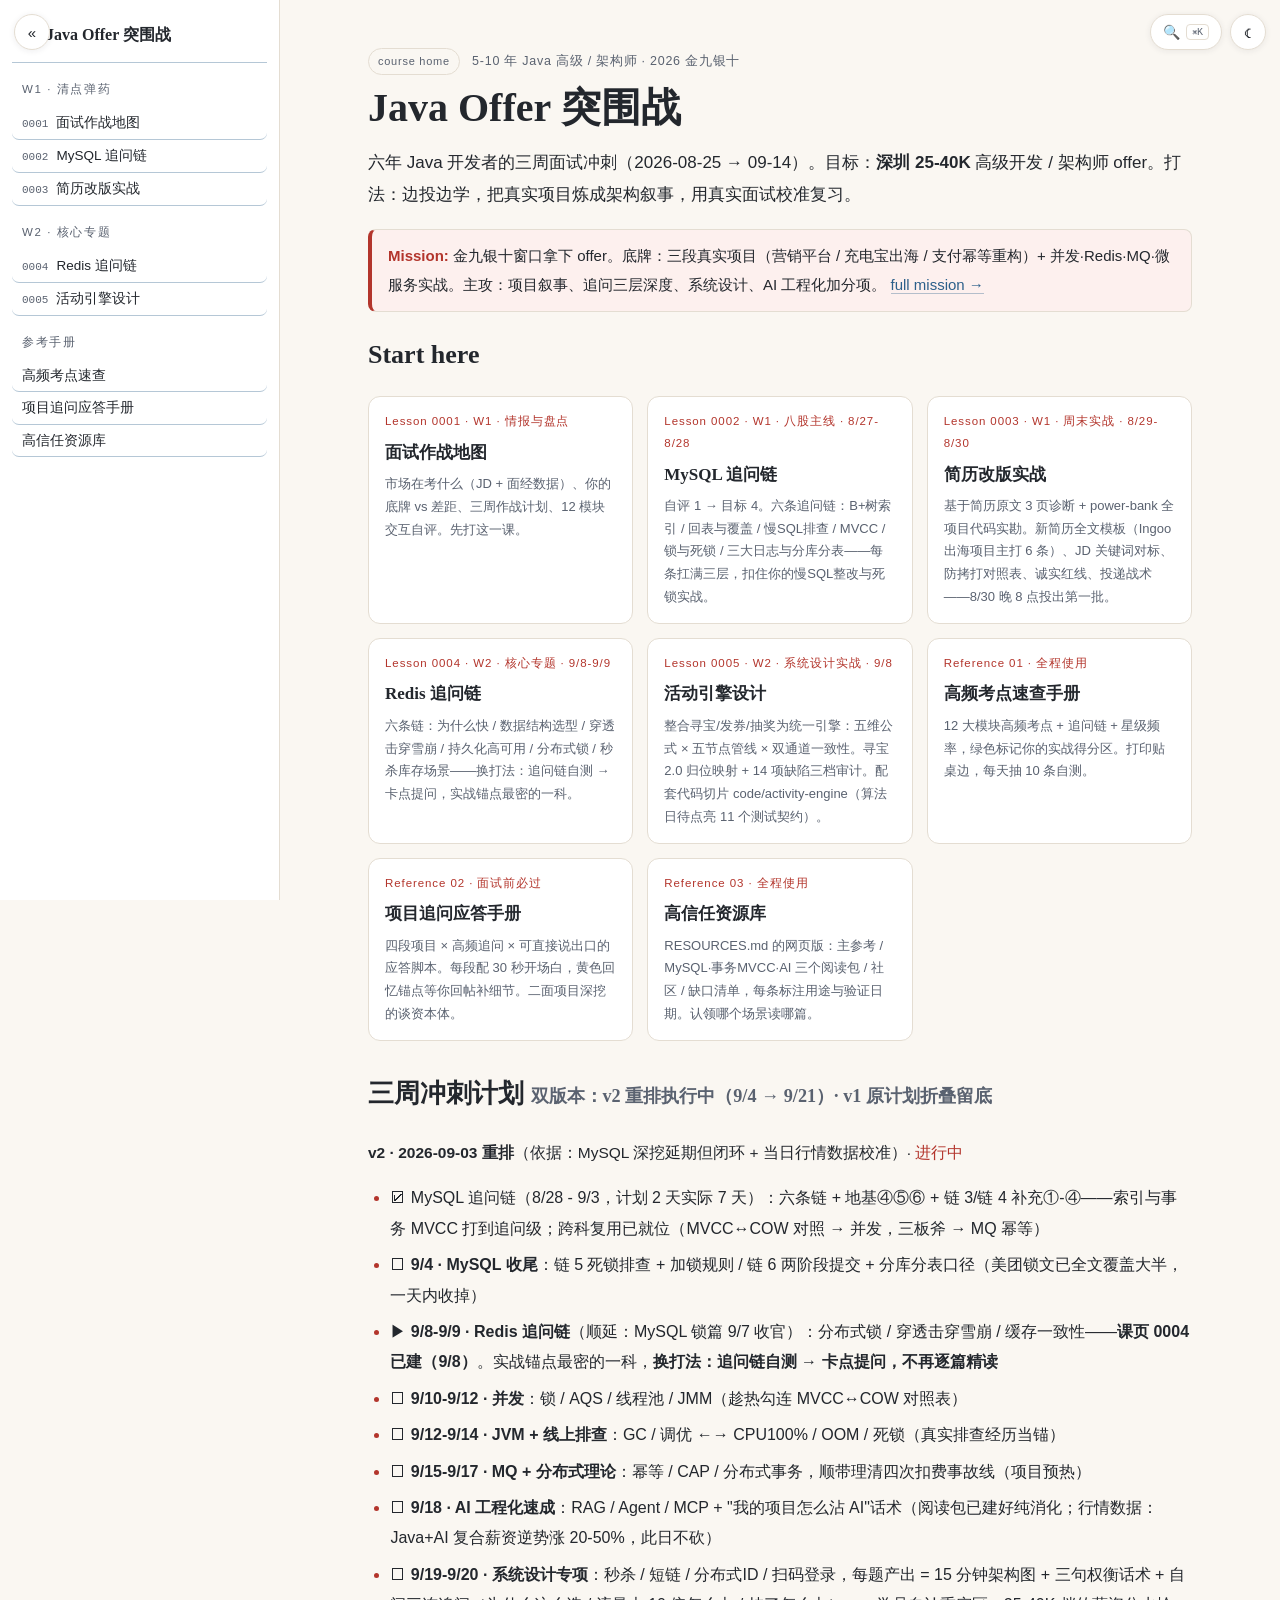
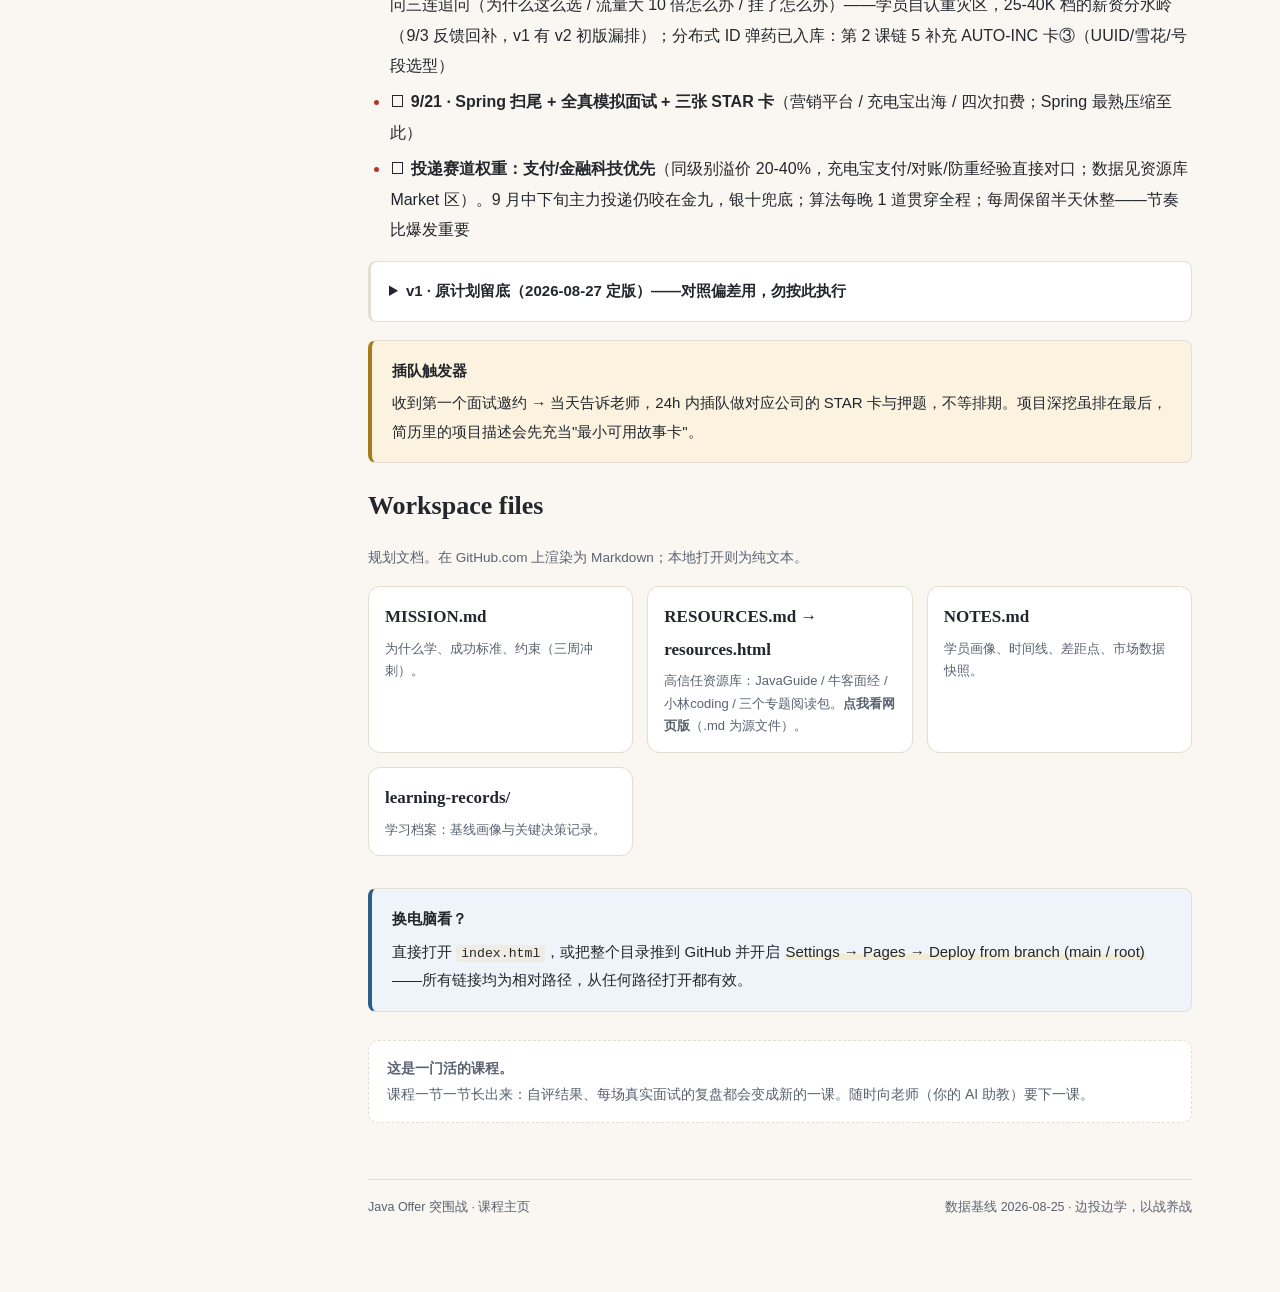
<file: index.html>
<!DOCTYPE html>
<html lang="zh-CN">
<head>
<meta charset="utf-8">
<meta name="viewport" content="width=device-width, initial-scale=1">
<title>Java Offer 突围战 · 三周冲刺</title>
<link rel="icon" href="assets/favicon.svg" type="image/svg+xml">
<link rel="stylesheet" href="assets/style.css">
<script src="assets/theme.js"></script>
<script src="assets/nav.js"></script>
</head>
<body>
<main class="page">

<div class="lesson-head">
  <div class="meta"><span class="tag">course home</span> 5-10 年 Java 高级 / 架构师 · 2026 金九银十</div>
  <h1>Java Offer 突围战</h1>
  <p class="lead">六年 Java 开发者的三周面试冲刺（2026-08-25 → 09-14）。目标：<strong>深圳 25-40K</strong> 高级开发 / 架构师 offer。打法：边投边学，把真实项目炼成架构叙事，用真实面试校准复习。</p>
</div>

<div class="win">
  <span class="label">Mission:</span> 金九银十窗口拿下 offer。底牌：三段真实项目（营销平台 / 充电宝出海 / 支付幂等重构）+ 并发·Redis·MQ·微服务实战。主攻：项目叙事、追问三层深度、系统设计、AI 工程化加分项。&nbsp;<a href="MISSION.md">full mission →</a>
</div>

<h2>Start here</h2>
<div class="cards">
  <a class="card" href="lessons/0001-interview-battle-map.html">
    <div class="n">Lesson 0001 · W1 · 情报与盘点</div>
    <div class="t">面试作战地图</div>
    <div class="d">市场在考什么（JD + 面经数据）、你的底牌 vs 差距、三周作战计划、12 模块交互自评。先打这一课。</div>
  </a>
  <a class="card" href="lessons/0002-mysql-follow-up-chains.html">
    <div class="n">Lesson 0002 · W1 · 八股主线 · 8/27-8/28</div>
    <div class="t">MySQL 追问链</div>
    <div class="d">自评 1 → 目标 4。六条追问链：B+树索引 / 回表与覆盖 / 慢SQL排查 / MVCC / 锁与死锁 / 三大日志与分库分表——每条扛满三层，扣住你的慢SQL整改与死锁实战。</div>
  </a>
  <a class="card" href="lessons/0003-resume-rework.html">
    <div class="n">Lesson 0003 · W1 · 周末实战 · 8/29-8/30</div>
    <div class="t">简历改版实战</div>
    <div class="d">基于简历原文 3 页诊断 + power-bank 全项目代码实勘。新简历全文模板（Ingoo 出海项目主打 6 条）、JD 关键词对标、防拷打对照表、诚实红线、投递战术——8/30 晚 8 点投出第一批。</div>
  </a>
  <a class="card" href="lessons/0004-redis-follow-up-chains.html">
    <div class="n">Lesson 0004 · W2 · 核心专题 · 9/8-9/9</div>
    <div class="t">Redis 追问链</div>
    <div class="d">六条链：为什么快 / 数据结构选型 / 穿透击穿雪崩 / 持久化高可用 / 分布式锁 / 秒杀库存场景——换打法：追问链自测 → 卡点提问，实战锚点最密的一科。</div>
  </a>
  <a class="card" href="lessons/0005-activity-engine-design.html">
    <div class="n">Lesson 0005 · W2 · 系统设计实战 · 9/8</div>
    <div class="t">活动引擎设计</div>
    <div class="d">整合寻宝/发券/抽奖为统一引擎：五维公式 × 五节点管线 × 双通道一致性。寻宝 2.0 归位映射 + 14 项缺陷三档审计。配套代码切片 code/activity-engine（算法日待点亮 11 个测试契约）。</div>
  </a>
  <a class="card" href="reference/0001-high-frequency-topics.html">
    <div class="n">Reference 01 · 全程使用</div>
    <div class="t">高频考点速查手册</div>
    <div class="d">12 大模块高频考点 + 追问链 + 星级频率，绿色标记你的实战得分区。打印贴桌边，每天抽 10 条自测。</div>
  </a>
  <a class="card" href="reference/0002-project-question-bank.html">
    <div class="n">Reference 02 · 面试前必过</div>
    <div class="t">项目追问应答手册</div>
    <div class="d">四段项目 × 高频追问 × 可直接说出口的应答脚本。每段配 30 秒开场白，黄色回忆锚点等你回帖补细节。二面项目深挖的谈资本体。</div>
  </a>
  <a class="card" href="resources.html">
    <div class="n">Reference 03 · 全程使用</div>
    <div class="t">高信任资源库</div>
    <div class="d">RESOURCES.md 的网页版：主参考 / MySQL·事务MVCC·AI 三个阅读包 / 社区 / 缺口清单，每条标注用途与验证日期。认领哪个场景读哪篇。</div>
  </a>
</div>

<h2>三周冲刺计划 <span style="font-size:.7em;color:var(--ink-soft)">双版本：v2 重排执行中（9/4 → 9/21）· v1 原计划折叠留底</span></h2>

<div class="phase"><strong>v2 · 2026-09-03 重排</strong>（依据：MySQL 深挖延期但闭环 + 当日行情数据校准）· <span style="color:var(--accent)">进行中</span></div>
<ul>
  <li>☑ MySQL 追问链（8/28 - 9/3，计划 2 天实际 7 天）：六条链 + 地基④⑤⑥ + 链 3/链 4 补充①-④——索引与事务 MVCC 打到追问级；跨科复用已就位（MVCC↔COW 对照 → 并发，三板斧 → MQ 幂等）</li>
  <li>☐ <b>9/4 · MySQL 收尾</b>：链 5 死锁排查 + 加锁规则 / 链 6 两阶段提交 + 分库分表口径（美团锁文已全文覆盖大半，一天内收掉）</li>
  <li>▶ <b>9/8-9/9 · Redis 追问链</b>（顺延：MySQL 锁篇 9/7 收官）：分布式锁 / 穿透击穿雪崩 / 缓存一致性——<b>课页 0004 已建（9/8）</b>。实战锚点最密的一科，<b>换打法：追问链自测 → 卡点提问，不再逐篇精读</b></li>
  <li>☐ <b>9/10-9/12 · 并发</b>：锁 / AQS / 线程池 / JMM（趁热勾连 MVCC↔COW 对照表）</li>
  <li>☐ <b>9/12-9/14 · JVM + 线上排查</b>：GC / 调优 ←→ CPU100% / OOM / 死锁（真实排查经历当锚）</li>
  <li>☐ <b>9/15-9/17 · MQ + 分布式理论</b>：幂等 / CAP / 分布式事务，顺带理清四次扣费事故线（项目预热）</li>
  <li>☐ <b>9/18 · AI 工程化速成</b>：RAG / Agent / MCP + "我的项目怎么沾 AI"话术（阅读包已建好纯消化；行情数据：Java+AI 复合薪资逆势涨 20-50%，此日不砍）</li>
  <li>☐ <b>9/19-9/20 · 系统设计专项</b>：秒杀 / 短链 / 分布式ID / 扫码登录，每题产出 = 15 分钟架构图 + 三句权衡话术 + 自问三连追问（为什么这么选 / 流量大 10 倍怎么办 / 挂了怎么办）——学员自认重灾区，25-40K 档的薪资分水岭（9/3 反馈回补，v1 有 v2 初版漏排）；分布式 ID 弹药已入库：第 2 课链 5 补充 AUTO-INC 卡③（UUID/雪花/号段选型）</li>
  <li>☐ <b>9/21 · Spring 扫尾 + 全真模拟面试 + 三张 STAR 卡</b>（营销平台 / 充电宝出海 / 四次扣费；Spring 最熟压缩至此）</li>
  <li>☐ <b>投递赛道权重：支付/金融科技优先</b>（同级别溢价 20-40%，充电宝支付/对账/防重经验直接对口；数据见资源库 Market 区）。9 月中下旬主力投递仍咬在金九，银十兜底；算法每晚 1 道贯穿全程；每周保留半天休整——节奏比爆发重要</li>
</ul>

<details class="q-item">
  <summary><span class="q-text">v1 · 原计划留底（2026-08-27 定版）——对照偏差用，勿按此执行</span></summary>
  <div class="phase"><strong>W1 · 八股主线启动 + 简历改版</strong>（8/25 - 8/31）</div>
  <ul>
    <li>☑ 0001 · 面试作战地图 + 12 模块自评（8/27 完成，进攻序：MySQL · Redis · 系统设计）</li>
    <li>☐ 0002 · MySQL 追问链（8/27-8/28）：索引 / 慢SQL / 事务 MVCC / 锁与死锁</li>
    <li>☐ <b>简历改版（8/29-8/30 周末，第 3 课已上线）</b>：补 power-bank 出海 + 量化数字 → <b>8/30 晚 8 点前投出第一批 3-5 家练手</b>（AI 加分位等 W3 Demo 后再加）</li>
    <li>☐ Redis 追问链（8/31 起）：分布式锁 / 穿透击穿雪崩 / 缓存一致性</li>
    <li>☐ 算法每晚 1 道高频题，贯穿全程</li>
  </ul>
  <div class="phase"><strong>W2 · 核心专题</strong>（9/1 - 9/7）</div>
  <ul>
    <li>☐ Redis 收尾（9/1）→ 并发追问链（9/2-9/4：锁 / AQS / 线程池，简历"精通"按三层拷打标准备）</li>
    <li>☐ 系统设计（9/5-9/6）：秒杀 / 短链 / 分布式ID，每题 15 分钟画带权衡的架构图</li>
    <li>☐ 9/6 下午固定休半天——节奏比爆发重要</li>
    <li>☐ JVM + 线上场景排查（9/7 起）：GC / 调优 ←→ CPU100% / OOM / 死锁，用真实排查经历当锚</li>
  </ul>
  <div class="phase"><strong>W3 · 收口 + 项目叙事压阵</strong>（9/8 - 9/14）</div>
  <ul>
    <li>☐ JVM + 线上排查收尾（9/8）</li>
    <li>☐ MQ + 分布式理论（9/9-9/10）：幂等 / CAP / 分布式事务，顺带理清四次扣费事故线（项目预热）</li>
    <li>☐ AI 工程化一天速成（9/11）：RAG / Agent / MCP + "我的项目怎么沾 AI"话术</li>
    <li>☐ Spring / 微服务扫尾 + 全真模拟面试 1 场（9/12）</li>
    <li>☐ <b>项目深挖三张 STAR 卡（9/13-9/14）</b>：营销平台 / 充电宝出海 / 四次扣费 + 冲刺复盘</li>
  </ul>
</details>

<div class="callout gold">
  <span class="ttl">插队触发器</span>
  收到第一个面试邀约 → 当天告诉老师，24h 内插队做对应公司的 STAR 卡与押题，不等排期。项目深挖虽排在最后，简历里的项目描述会先充当"最小可用故事卡"。
</div>

<h2>Workspace files</h2>
<p style="font-size:.85rem;color:var(--ink-soft)">规划文档。在 GitHub.com 上渲染为 Markdown；本地打开则为纯文本。</p>
<div class="cards">
  <a class="card" href="MISSION.md"><div class="t">MISSION.md</div><div class="d">为什么学、成功标准、约束（三周冲刺）。</div></a>
  <a class="card" href="resources.html"><div class="t">RESOURCES.md → resources.html</div><div class="d">高信任资源库：JavaGuide / 牛客面经 / 小林coding / 三个专题阅读包。<b>点我看网页版</b>（.md 为源文件）。</div></a>
  <a class="card" href="NOTES.md"><div class="t">NOTES.md</div><div class="d">学员画像、时间线、差距点、市场数据快照。</div></a>
  <a class="card" href="learning-records/0001-mission-established-baseline-from-resume.md"><div class="t">learning-records/</div><div class="d">学习档案：基线画像与关键决策记录。</div></a>
</div>

<div class="callout" style="margin-top:2rem;">
  <span class="ttl">换电脑看？</span>
  直接打开 <code>index.html</code>，或把整个目录推到 GitHub 并开启 <em>Settings → Pages → Deploy from branch (main / root)</em>——所有链接均为相对路径，从任何路径打开都有效。
</div>

<div class="ask-box">
  <span style="font-weight:700">这是一门活的课程。</span><br>
  课程一节一节长出来：自评结果、每场真实面试的复盘都会变成新的一课。随时向老师（你的 AI 助教）要下一课。
</div>

<footer class="site">
  <span>Java Offer 突围战 · 课程主页</span>
  <span>数据基线 2026-08-25 · 边投边学，以战养战</span>
</footer>

</main>
</body>
</html>
</file>
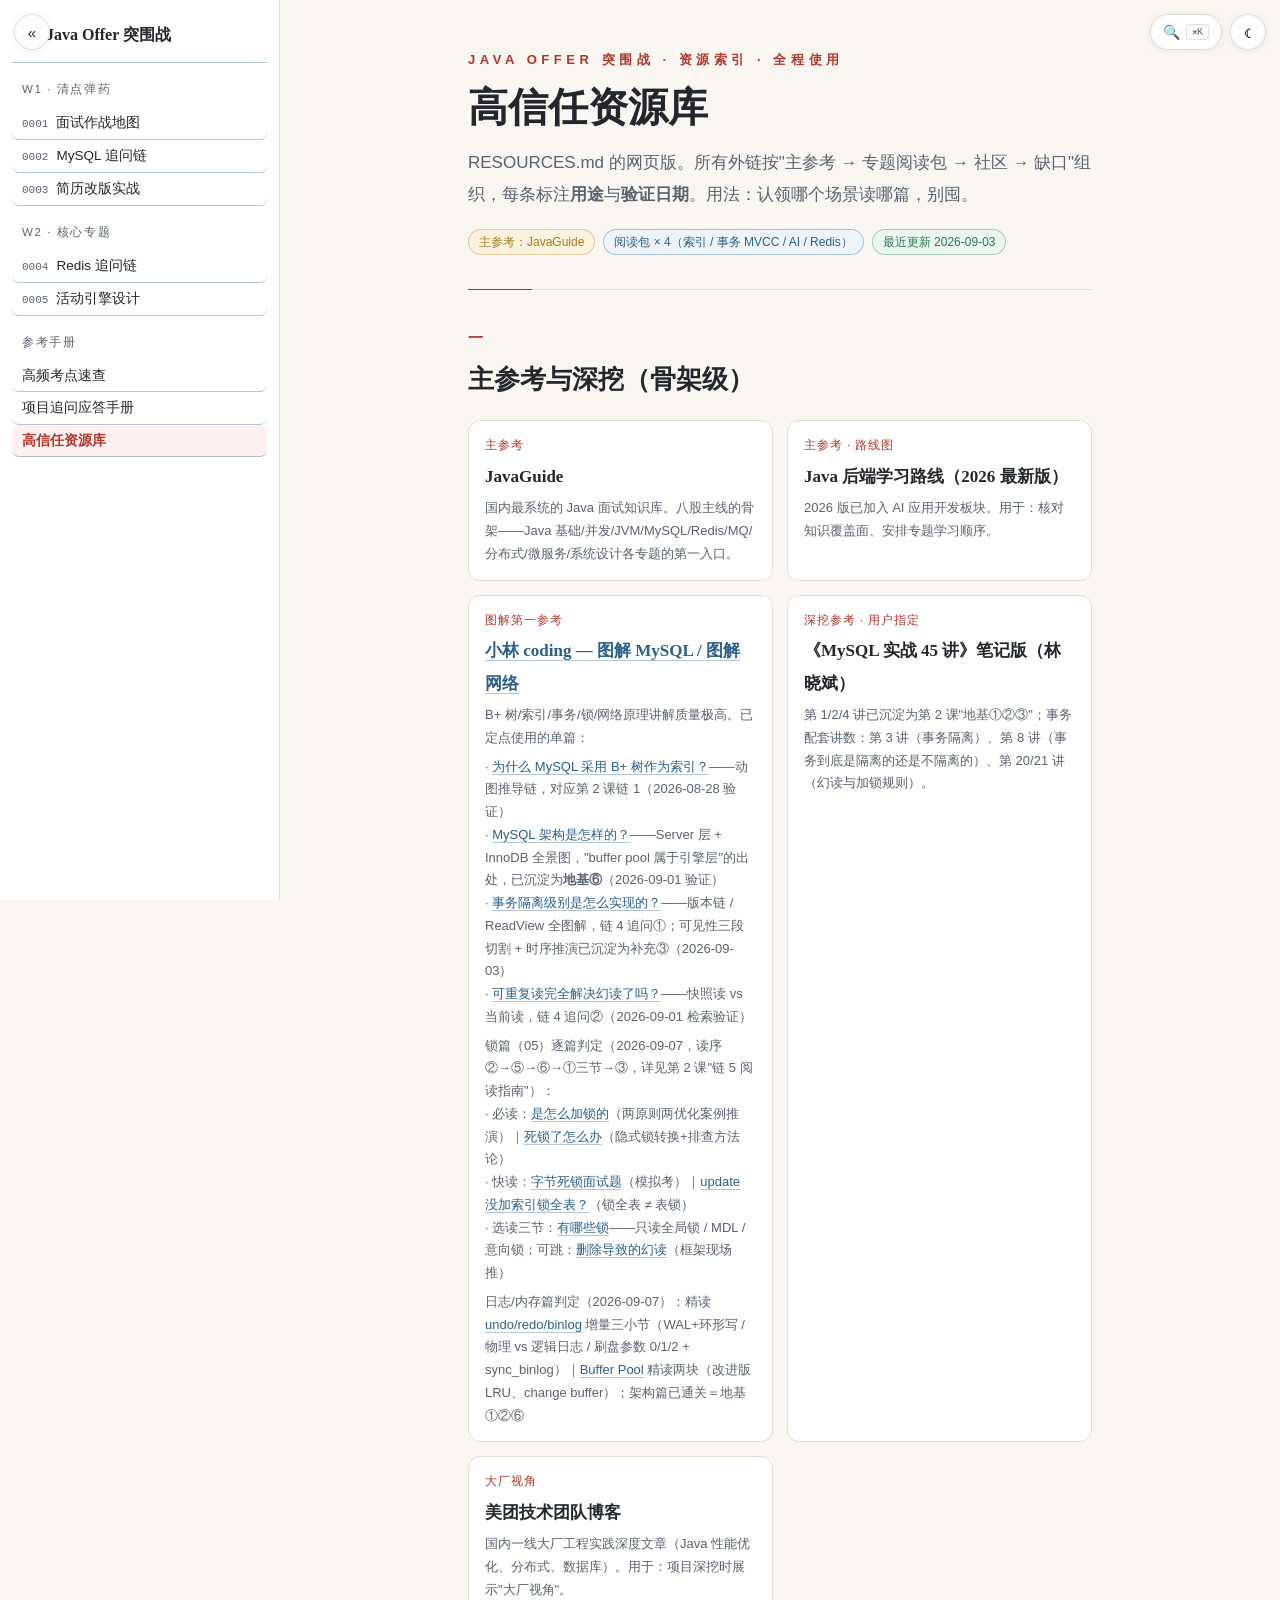
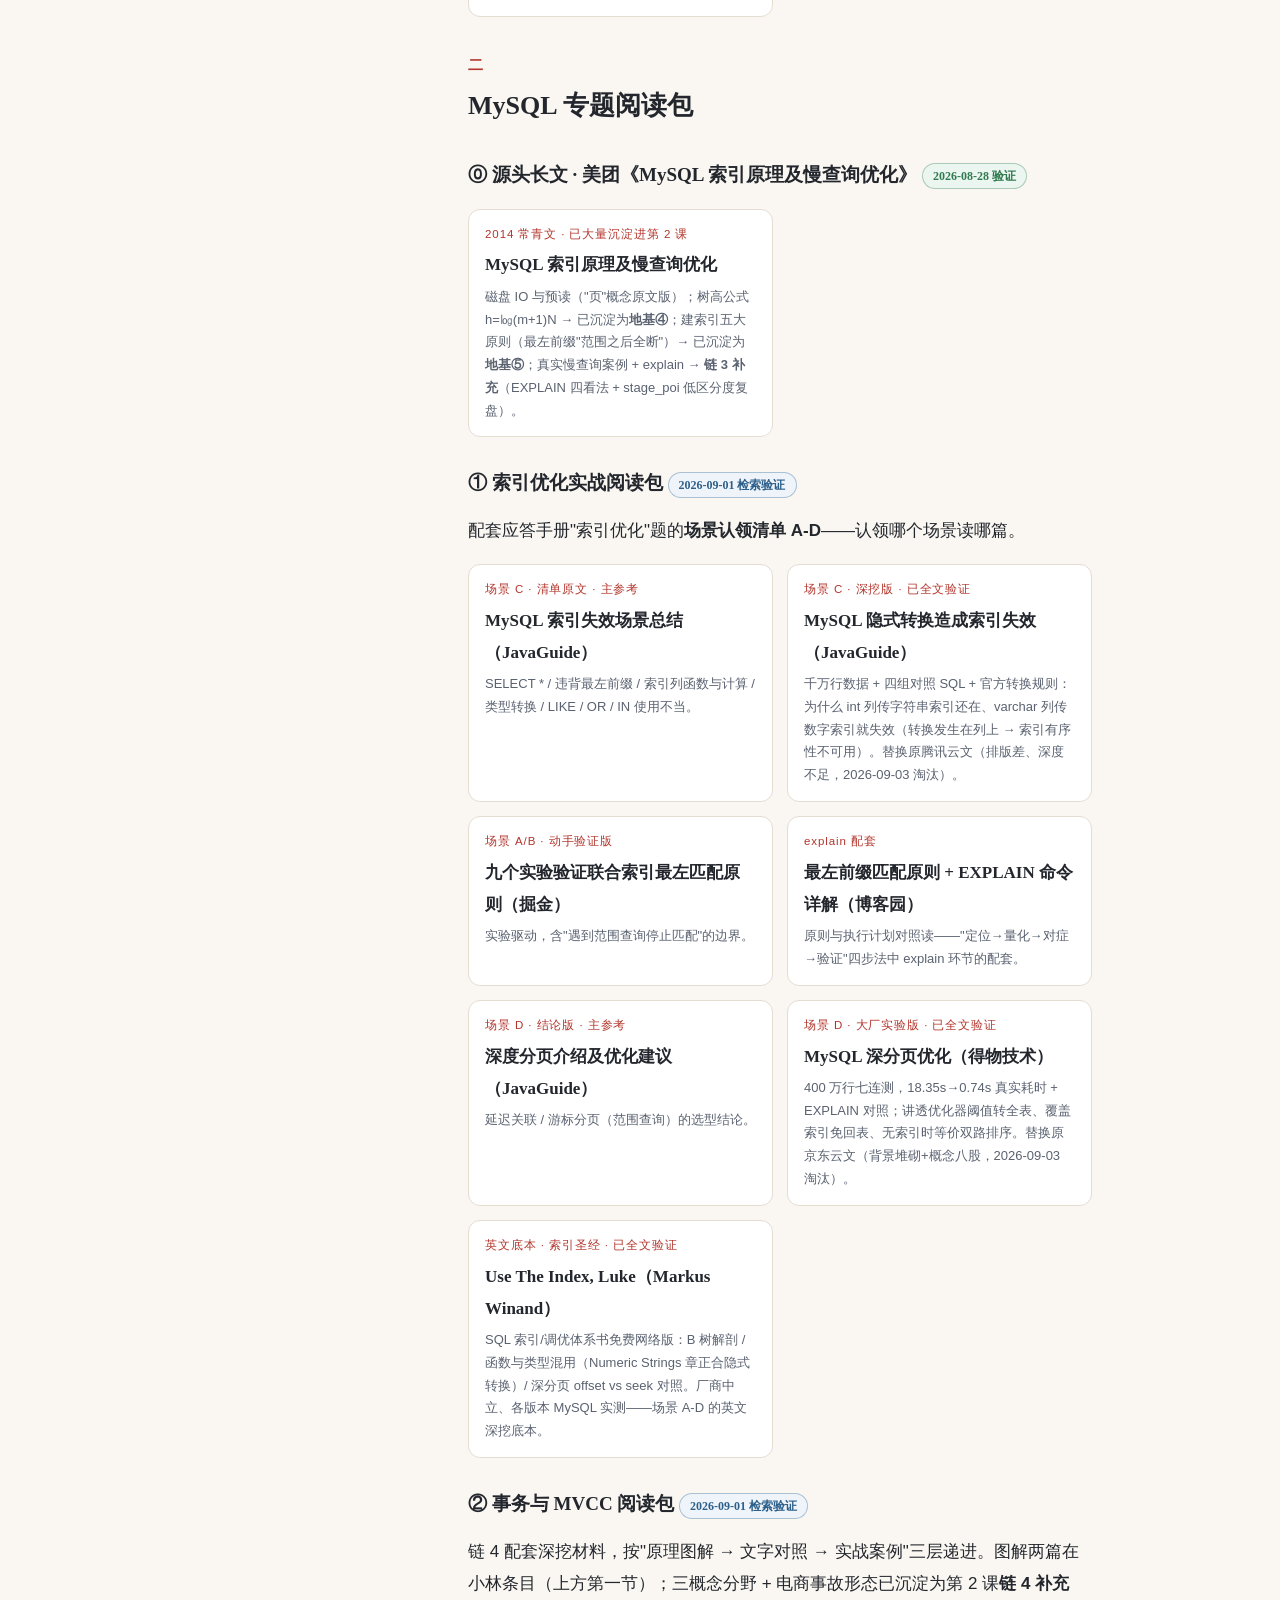
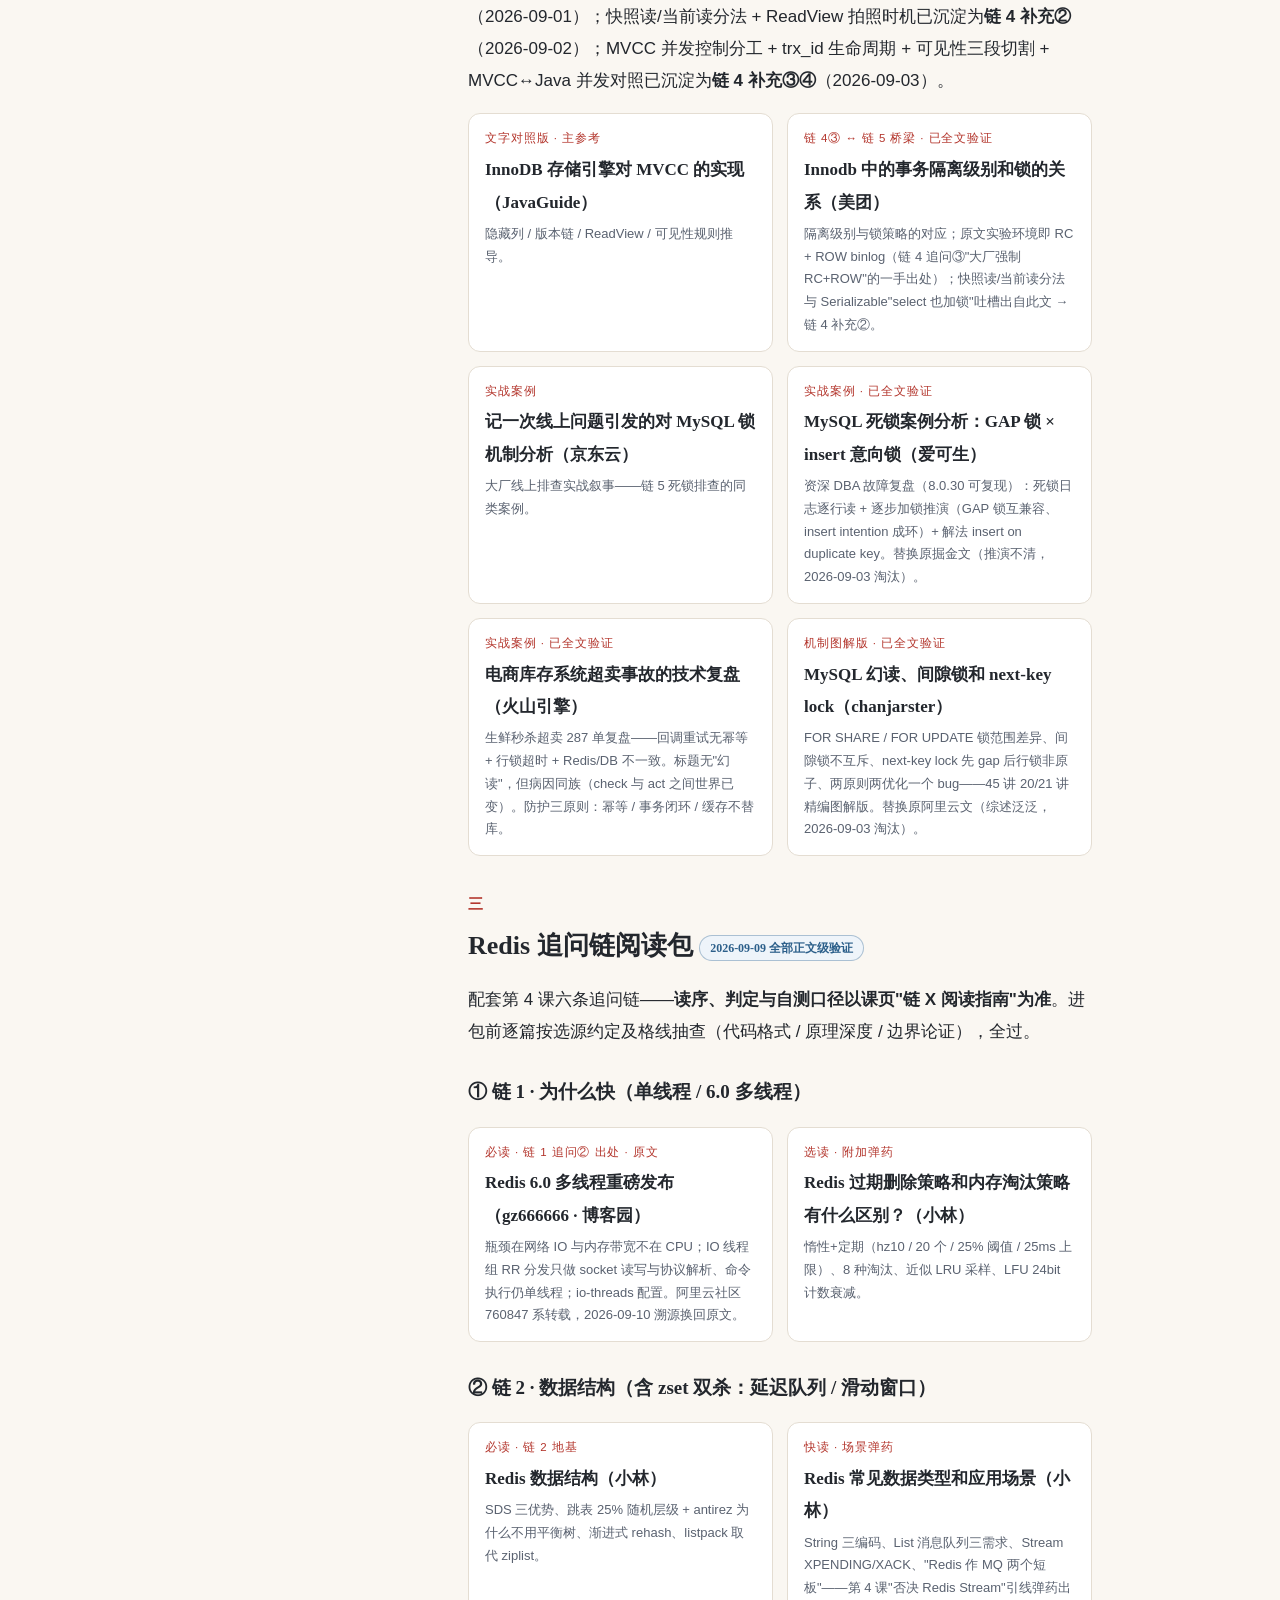
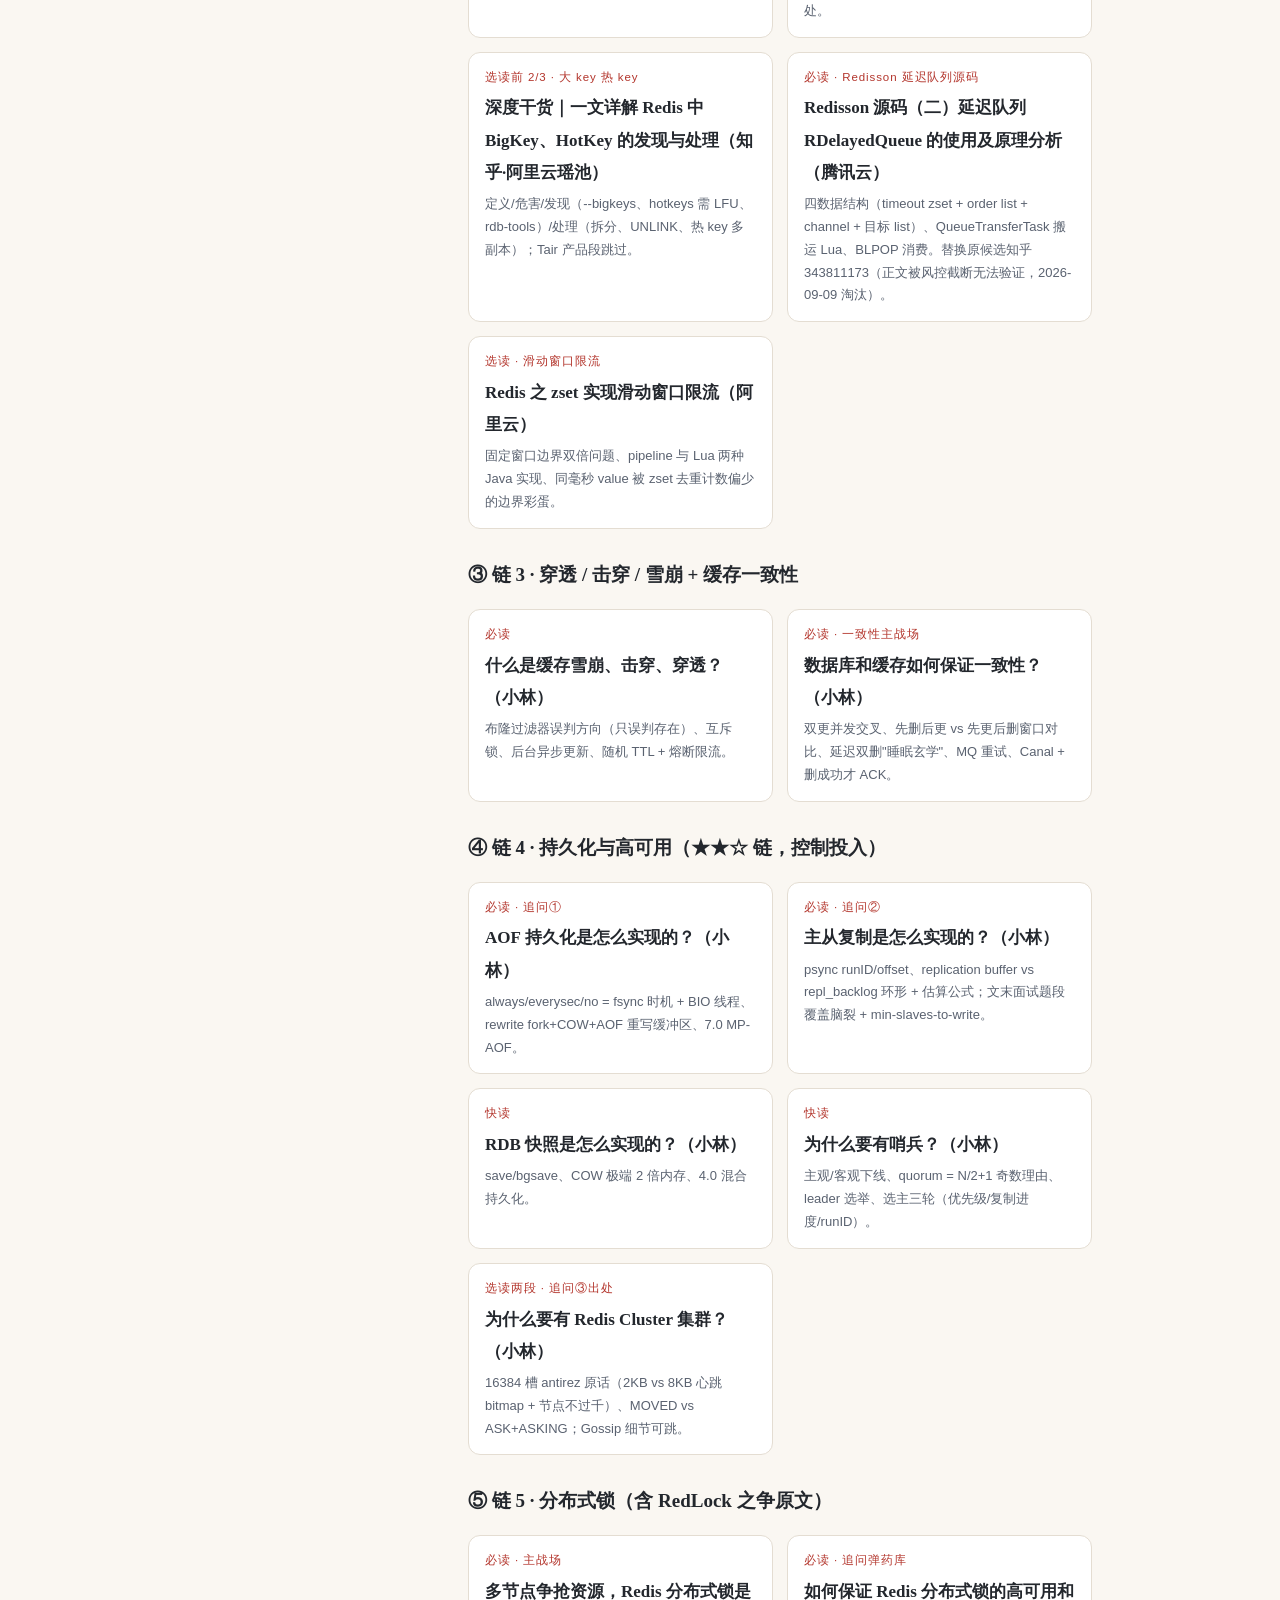
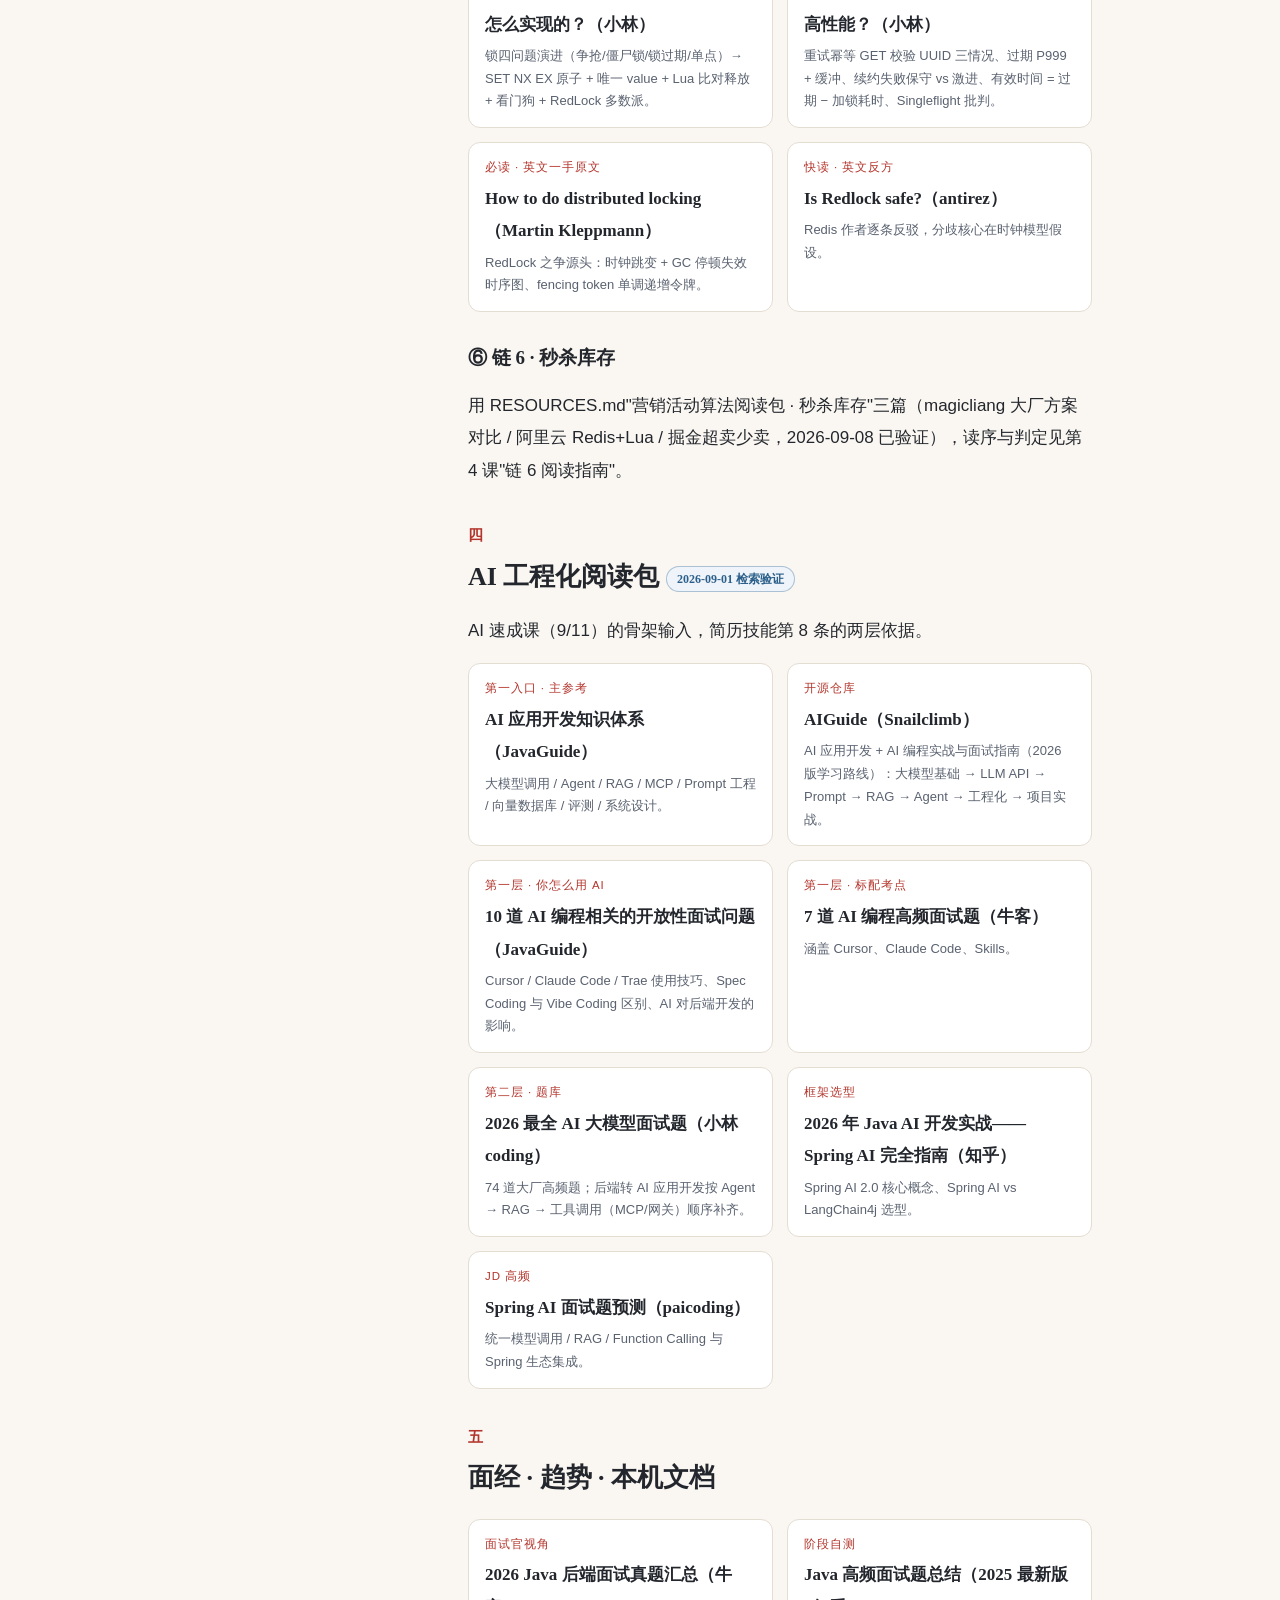
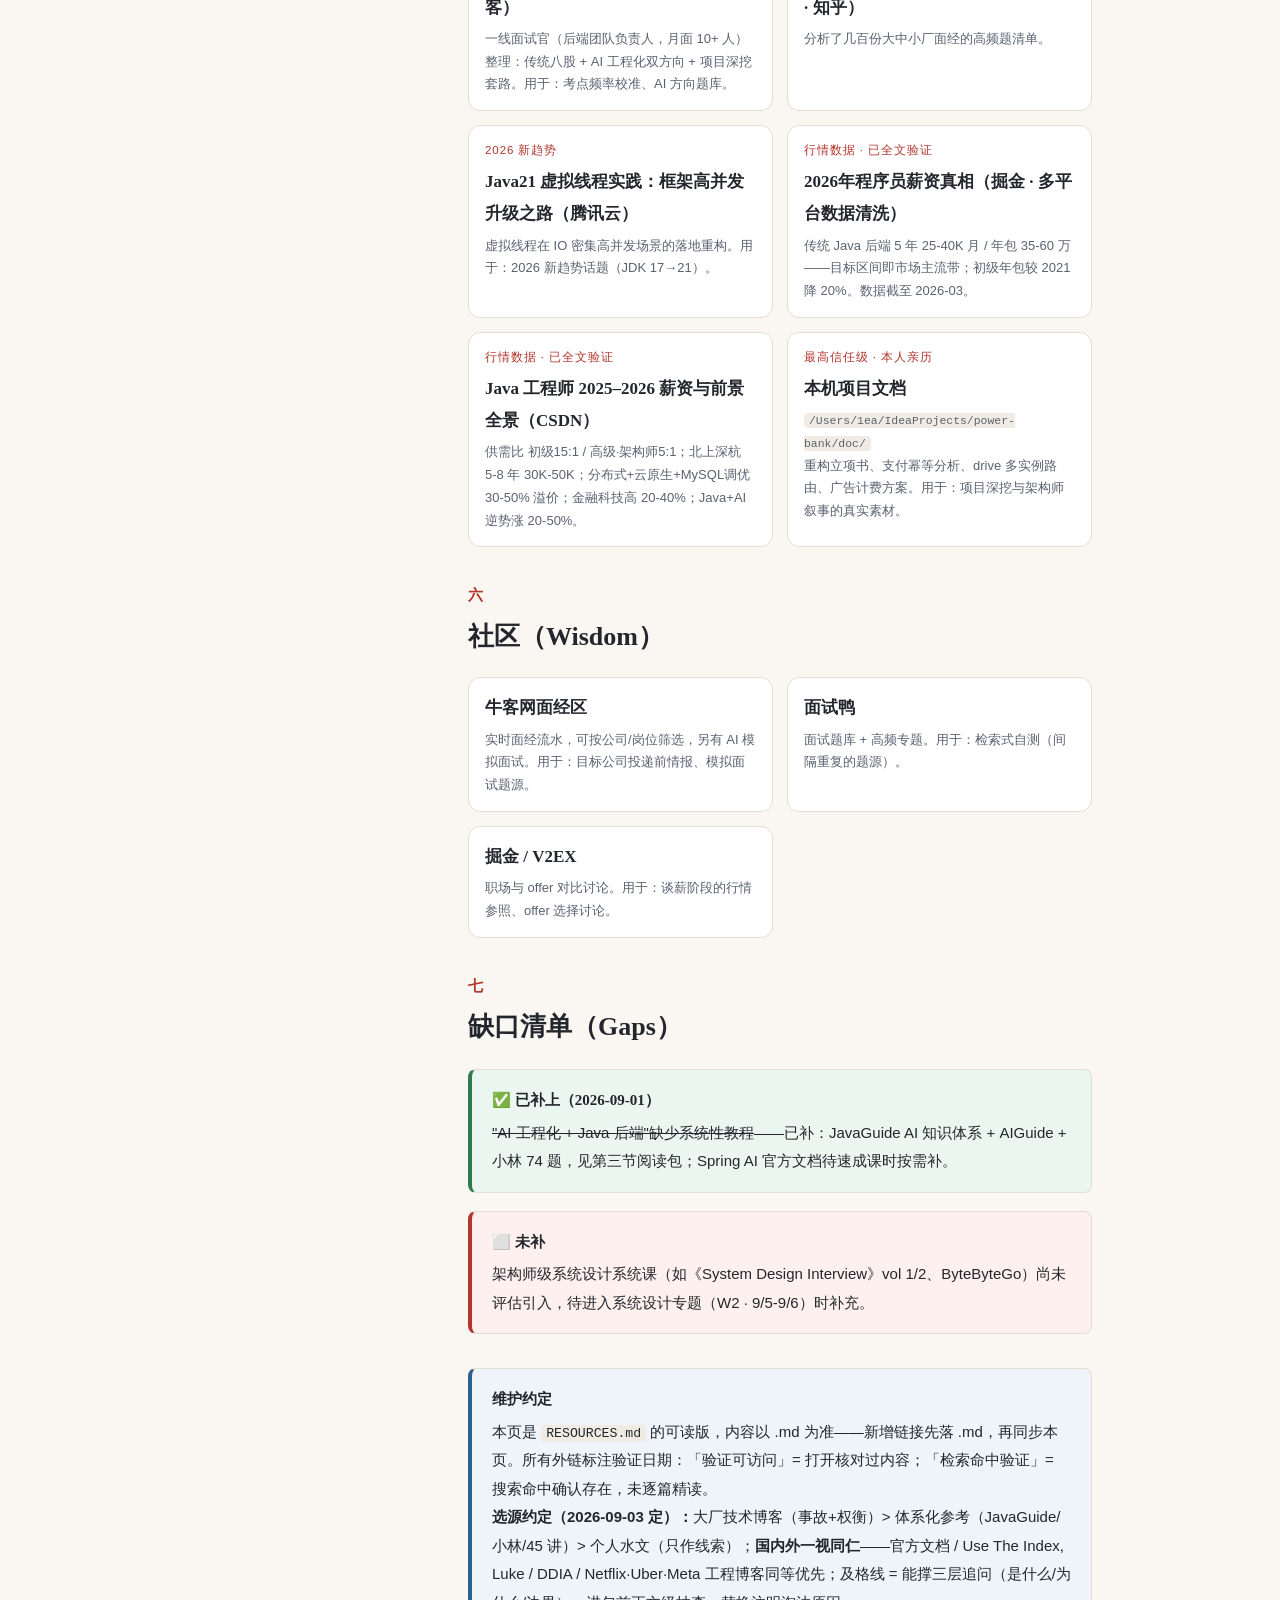
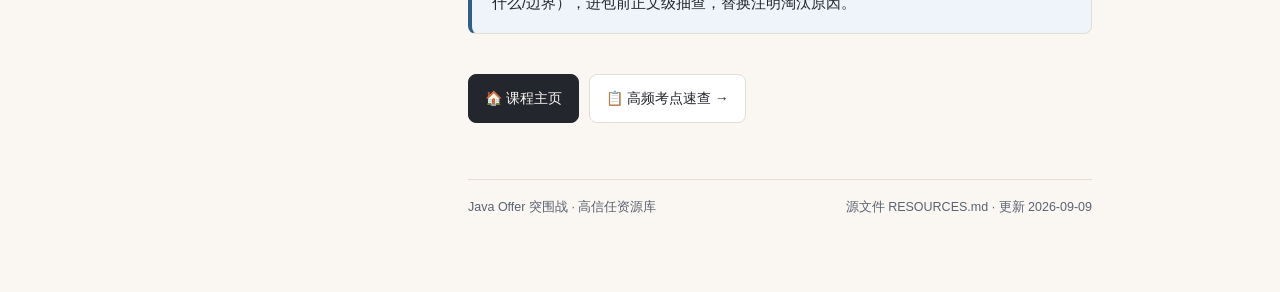
<file: resources.html>
<!DOCTYPE html>
<html lang="zh-CN">
<head>
<meta charset="utf-8">
<meta name="viewport" content="width=device-width, initial-scale=1">
<title>高信任资源库 · Java Offer 突围战</title>
<link rel="icon" href="assets/favicon.svg" type="image/svg+xml">
<link rel="stylesheet" href="assets/style.css">
<script src="assets/theme.js"></script>
<script src="assets/nav.js"></script>
</head>
<body>
<main class="page">

  <div class="kicker">Java Offer 突围战 · 资源索引 · 全程使用</div>
  <h1>高信任资源库</h1>
  <p class="subtitle">RESOURCES.md 的网页版。所有外链按"主参考 → 专题阅读包 → 社区 → 缺口"组织，每条标注<b>用途</b>与<b>验证日期</b>。用法：认领哪个场景读哪篇，别囤。</p>
  <div class="meta-badges">
    <span class="badge gold">主参考：JavaGuide</span>
    <span class="badge blue">阅读包 × 4（索引 / 事务 MVCC / AI / Redis）</span>
    <span class="badge green">最近更新 2026-09-03</span>
  </div>

  <hr class="rule">

  <!-- ==================== 一、主参考与深挖 ==================== -->
  <section>
    <h2><span class="no">一</span>主参考与深挖（骨架级）</h2>
    <div class="cards">
      <a class="card" href="https://javaguide.cn/" target="_blank">
        <div class="n">主参考</div>
        <div class="t">JavaGuide</div>
        <div class="d">国内最系统的 Java 面试知识库。八股主线的骨架——Java 基础/并发/JVM/MySQL/Redis/MQ/分布式/微服务/系统设计各专题的第一入口。</div>
      </a>
      <a class="card" href="https://javaguide.cn/roadmap/java-roadmap.html" target="_blank">
        <div class="n">主参考 · 路线图</div>
        <div class="t">Java 后端学习路线（2026 最新版）</div>
        <div class="d">2026 版已加入 AI 应用开发板块。用于：核对知识覆盖面、安排专题学习顺序。</div>
      </a>
      <div class="card">
        <div class="n">图解第一参考</div>
        <div class="t"><a href="https://xiaolincoding.com/" target="_blank">小林 coding — 图解 MySQL / 图解网络</a></div>
        <div class="d">B+ 树/索引/事务/锁/网络原理讲解质量极高。已定点使用的单篇：</div>
        <div class="d" style="margin-top:6px">
          · <a href="https://xiaolincoding.com/mysql/index/why_index_chose_bpuls_tree.html" target="_blank">为什么 MySQL 采用 B+ 树作为索引？</a>——动图推导链，对应第 2 课链 1（2026-08-28 验证）<br>
          · <a href="https://www.xiaolincoding.com/mysql/architecture/mysql_architecture.html" target="_blank">MySQL 架构是怎样的？</a>——Server 层 + InnoDB 全景图，"buffer pool 属于引擎层"的出处，已沉淀为<b>地基⑥</b>（2026-09-01 验证）<br>
          · <a href="https://www.xiaolincoding.com/mysql/transaction/mvcc.html" target="_blank">事务隔离级别是怎么实现的？</a>——版本链 / ReadView 全图解，链 4 追问①；可见性三段切割 + 时序推演已沉淀为补充③（2026-09-03）<br>
          · <a href="https://www.xiaolincoding.com/mysql/transaction/phantom.html" target="_blank">可重复读完全解决幻读了吗？</a>——快照读 vs 当前读，链 4 追问②（2026-09-01 检索验证）
        </div>
        <div class="d" style="margin-top:6px">
          锁篇（05）逐篇判定（2026-09-07，读序 ②→⑤→⑥→①三节→③，详见第 2 课"链 5 阅读指南"）：<br>
          · 必读：<a href="https://xiaolincoding.com/mysql/lock/how_to_lock.html" target="_blank">是怎么加锁的</a>（两原则两优化案例推演）｜<a href="https://xiaolincoding.com/mysql/lock/deadlock.html" target="_blank">死锁了怎么办</a>（隐式锁转换+排查方法论）<br>
          · 快读：<a href="https://xiaolincoding.com/mysql/lock/show_lock.html" target="_blank">字节死锁面试题</a>（模拟考）｜<a href="https://xiaolincoding.com/mysql/lock/update_index.html" target="_blank">update 没加索引锁全表？</a>（锁全表 ≠ 表锁）<br>
          · 选读三节：<a href="https://xiaolincoding.com/mysql/lock/mysql_lock.html" target="_blank">有哪些锁</a>——只读全局锁 / MDL / 意向锁；可跳：<a href="https://xiaolincoding.com/mysql/lock/lock_phantom.html" target="_blank">删除导致的幻读</a>（框架现场推）
        </div>
        <div class="d" style="margin-top:6px">
          日志/内存篇判定（2026-09-07）：精读 <a href="https://www.xiaolincoding.com/mysql/log/how_update.html" target="_blank">undo/redo/binlog</a> 增量三小节（WAL+环形写 / 物理 vs 逻辑日志 / 刷盘参数 0/1/2 + sync_binlog）｜<a href="https://www.xiaolincoding.com/mysql/buffer_pool/buffer_pool.html" target="_blank">Buffer Pool</a> 精读两块（改进版 LRU、change buffer）；架构篇已通关＝地基①②⑥
        </div>
      </div>
      <a class="card" href="https://jums.gitbook.io/mysql-shi-zhan-45-jiang" target="_blank">
        <div class="n">深挖参考 · 用户指定</div>
        <div class="t">《MySQL 实战 45 讲》笔记版（林晓斌）</div>
        <div class="d">第 1/2/4 讲已沉淀为第 2 课"地基①②③"；事务配套讲数：第 3 讲（事务隔离）、第 8 讲（事务到底是隔离的还是不隔离的）、第 20/21 讲（幻读与加锁规则）。</div>
      </a>
      <a class="card" href="https://tech.meituan.com/" target="_blank">
        <div class="n">大厂视角</div>
        <div class="t">美团技术团队博客</div>
        <div class="d">国内一线大厂工程实践深度文章（Java 性能优化、分布式、数据库）。用于：项目深挖时展示"大厂视角"。</div>
      </a>
    </div>
  </section>

  <!-- ==================== 二、MySQL 专题阅读包 ==================== -->
  <section>
    <h2><span class="no">二</span>MySQL 专题阅读包</h2>

    <h3>⓪ 源头长文 · 美团《MySQL 索引原理及慢查询优化》 <span class="badge green" style="vertical-align:middle">2026-08-28 验证</span></h3>
    <div class="cards">
      <a class="card" href="https://tech.meituan.com/2014/06/30/mysql-index.html" target="_blank">
        <div class="n">2014 常青文 · 已大量沉淀进第 2 课</div>
        <div class="t">MySQL 索引原理及慢查询优化</div>
        <div class="d">磁盘 IO 与预读（"页"概念原文版）；树高公式 h=㏒(m+1)N → 已沉淀为<b>地基④</b>；建索引五大原则（最左前缀"范围之后全断"）→ 已沉淀为<b>地基⑤</b>；真实慢查询案例 + explain → <b>链 3 补充</b>（EXPLAIN 四看法 + stage_poi 低区分度复盘）。</div>
      </a>
    </div>

    <h3>① 索引优化实战阅读包 <span class="badge blue" style="vertical-align:middle">2026-09-01 检索验证</span></h3>
    <p class="lead">配套应答手册"索引优化"题的<b>场景认领清单 A-D</b>——认领哪个场景读哪篇。</p>
    <div class="cards">
      <a class="card" href="https://javaguide.cn/database/mysql/mysql-index-invalidation.html" target="_blank">
        <div class="n">场景 C · 清单原文 · 主参考</div>
        <div class="t">MySQL 索引失效场景总结（JavaGuide）</div>
        <div class="d">SELECT * / 违背最左前缀 / 索引列函数与计算 / 类型转换 / LIKE / OR / IN 使用不当。</div>
      </a>
      <a class="card" href="https://javaguide.cn/database/mysql/index-invalidation-caused-by-implicit-conversion.html" target="_blank">
        <div class="n">场景 C · 深挖版 · 已全文验证</div>
        <div class="t">MySQL 隐式转换造成索引失效（JavaGuide）</div>
        <div class="d">千万行数据 + 四组对照 SQL + 官方转换规则：为什么 int 列传字符串索引还在、varchar 列传数字索引就失效（转换发生在列上 → 索引有序性不可用）。替换原腾讯云文（排版差、深度不足，2026-09-03 淘汰）。</div>
      </a>
      <a class="card" href="https://juejin.cn/post/7283832557502693413" target="_blank">
        <div class="n">场景 A/B · 动手验证版</div>
        <div class="t">九个实验验证联合索引最左匹配原则（掘金）</div>
        <div class="d">实验驱动，含"遇到范围查询停止匹配"的边界。</div>
      </a>
      <a class="card" href="https://www.cnblogs.com/xuwc/p/14007766.html" target="_blank">
        <div class="n">explain 配套</div>
        <div class="t">最左前缀匹配原则 + EXPLAIN 命令详解（博客园）</div>
        <div class="d">原则与执行计划对照读——"定位→量化→对症→验证"四步法中 explain 环节的配套。</div>
      </a>
      <a class="card" href="https://javaguide.cn/high-performance/deep-pagination-optimization.html" target="_blank">
        <div class="n">场景 D · 结论版 · 主参考</div>
        <div class="t">深度分页介绍及优化建议（JavaGuide）</div>
        <div class="d">延迟关联 / 游标分页（范围查询）的选型结论。</div>
      </a>
      <a class="card" href="https://juejin.cn/post/6985478936683610149" target="_blank">
        <div class="n">场景 D · 大厂实验版 · 已全文验证</div>
        <div class="t">MySQL 深分页优化（得物技术）</div>
        <div class="d">400 万行七连测，18.35s→0.74s 真实耗时 + EXPLAIN 对照；讲透优化器阈值转全表、覆盖索引免回表、无索引时等价双路排序。替换原京东云文（背景堆砌+概念八股，2026-09-03 淘汰）。</div>
      </a>
      <a class="card" href="https://use-the-index-luke.com/" target="_blank">
        <div class="n">英文底本 · 索引圣经 · 已全文验证</div>
        <div class="t">Use The Index, Luke（Markus Winand）</div>
        <div class="d">SQL 索引/调优体系书免费网络版：B 树解剖 / 函数与类型混用（Numeric Strings 章正合隐式转换）/ 深分页 offset vs seek 对照。厂商中立、各版本 MySQL 实测——场景 A-D 的英文深挖底本。</div>
      </a>
    </div>

    <h3>② 事务与 MVCC 阅读包 <span class="badge blue" style="vertical-align:middle">2026-09-01 检索验证</span></h3>
    <p class="lead">链 4 配套深挖材料，按"原理图解 → 文字对照 → 实战案例"三层递进。图解两篇在小林条目（上方第一节）；三概念分野 + 电商事故形态已沉淀为第 2 课<b>链 4 补充</b>（2026-09-01）；快照读/当前读分法 + ReadView 拍照时机已沉淀为<b>链 4 补充②</b>（2026-09-02）；MVCC 并发控制分工 + trx_id 生命周期 + 可见性三段切割 + MVCC↔Java 并发对照已沉淀为<b>链 4 补充③④</b>（2026-09-03）。</p>
    <div class="cards">
      <a class="card" href="https://javaguide.cn/database/mysql/innodb-implementation-of-mvcc.html" target="_blank">
        <div class="n">文字对照版 · 主参考</div>
        <div class="t">InnoDB 存储引擎对 MVCC 的实现（JavaGuide）</div>
        <div class="d">隐藏列 / 版本链 / ReadView / 可见性规则推导。</div>
      </a>
      <a class="card" href="https://tech.meituan.com/2014/08/20/innodb-lock.html" target="_blank">
        <div class="n">链 4③ ↔ 链 5 桥梁 · 已全文验证</div>
        <div class="t">Innodb 中的事务隔离级别和锁的关系（美团）</div>
        <div class="d">隔离级别与锁策略的对应；原文实验环境即 RC + ROW binlog（链 4 追问③"大厂强制 RC+ROW"的一手出处）；快照读/当前读分法与 Serializable"select 也加锁"吐槽出自此文 → 链 4 补充②。</div>
      </a>
      <a class="card" href="https://developer.jdcloud.com/article/3424" target="_blank">
        <div class="n">实战案例</div>
        <div class="t">记一次线上问题引发的对 MySQL 锁机制分析（京东云）</div>
        <div class="d">大厂线上排查实战叙事——链 5 死锁排查的同类案例。</div>
      </a>
      <a class="card" href="https://opensource.actionsky.com/20221221-mysql/" target="_blank">
        <div class="n">实战案例 · 已全文验证</div>
        <div class="t">MySQL 死锁案例分析：GAP 锁 × insert 意向锁（爱可生）</div>
        <div class="d">资深 DBA 故障复盘（8.0.30 可复现）：死锁日志逐行读 + 逐步加锁推演（GAP 锁互兼容、insert intention 成环）+ 解法 insert on duplicate key。替换原掘金文（推演不清，2026-09-03 淘汰）。</div>
      </a>
      <a class="card" href="https://developer.volcengine.com/articles/7543213619673366578" target="_blank">
        <div class="n">实战案例 · 已全文验证</div>
        <div class="t">电商库存系统超卖事故的技术复盘（火山引擎）</div>
        <div class="d">生鲜秒杀超卖 287 单复盘——回调重试无幂等 + 行锁超时 + Redis/DB 不一致。标题无"幻读"，但病因同族（check 与 act 之间世界已变）。防护三原则：幂等 / 事务闭环 / 缓存不替库。</div>
      </a>
      <a class="card" href="https://chanjarster.github.io/post/mysql/gap-lock-next-key-lock/" target="_blank">
        <div class="n">机制图解版 · 已全文验证</div>
        <div class="t">MySQL 幻读、间隙锁和 next-key lock（chanjarster）</div>
        <div class="d">FOR SHARE / FOR UPDATE 锁范围差异、间隙锁不互斥、next-key lock 先 gap 后行锁非原子、两原则两优化一个 bug——45 讲 20/21 讲精编图解版。替换原阿里云文（综述泛泛，2026-09-03 淘汰）。</div>
      </a>
    </div>
  </section>

  <!-- ==================== 三、Redis 追问链阅读包 ==================== -->
  <section>
    <h2><span class="no">三</span>Redis 追问链阅读包 <span class="badge blue" style="vertical-align:middle">2026-09-09 全部正文级验证</span></h2>
    <p class="lead">配套第 4 课六条追问链——<b>读序、判定与自测口径以课页"链 X 阅读指南"为准</b>。进包前逐篇按选源约定及格线抽查（代码格式 / 原理深度 / 边界论证），全过。</p>

    <h3>① 链 1 · 为什么快（单线程 / 6.0 多线程）</h3>
    <div class="cards">
      <a class="card" href="https://www.cnblogs.com/gz666666/p/12901507.html" target="_blank">
        <div class="n">必读 · 链 1 追问② 出处 · 原文</div>
        <div class="t">Redis 6.0 多线程重磅发布（gz666666 · 博客园）</div>
        <div class="d">瓶颈在网络 IO 与内存带宽不在 CPU；IO 线程组 RR 分发只做 socket 读写与协议解析、命令执行仍单线程；io-threads 配置。阿里云社区 760847 系转载，2026-09-10 溯源换回原文。</div>
      </a>
      <a class="card" href="https://xiaolincoding.com/redis/module/strategy.html" target="_blank">
        <div class="n">选读 · 附加弹药</div>
        <div class="t">Redis 过期删除策略和内存淘汰策略有什么区别？（小林）</div>
        <div class="d">惰性+定期（hz10 / 20 个 / 25% 阈值 / 25ms 上限）、8 种淘汰、近似 LRU 采样、LFU 24bit 计数衰减。</div>
      </a>
    </div>

    <h3>② 链 2 · 数据结构（含 zset 双杀：延迟队列 / 滑动窗口）</h3>
    <div class="cards">
      <a class="card" href="https://xiaolincoding.com/redis/data_struct/data_struct.html" target="_blank">
        <div class="n">必读 · 链 2 地基</div>
        <div class="t">Redis 数据结构（小林）</div>
        <div class="d">SDS 三优势、跳表 25% 随机层级 + antirez 为什么不用平衡树、渐进式 rehash、listpack 取代 ziplist。</div>
      </a>
      <a class="card" href="https://xiaolincoding.com/redis/data_struct/command.html" target="_blank">
        <div class="n">快读 · 场景弹药</div>
        <div class="t">Redis 常见数据类型和应用场景（小林）</div>
        <div class="d">String 三编码、List 消息队列三需求、Stream XPENDING/XACK、"Redis 作 MQ 两个短板"——第 4 课"否决 Redis Stream"引线弹药出处。</div>
      </a>
      <a class="card" href="https://zhuanlan.zhihu.com/p/405337501" target="_blank">
        <div class="n">选读前 2/3 · 大 key 热 key</div>
        <div class="t">深度干货｜一文详解 Redis 中 BigKey、HotKey 的发现与处理（知乎·阿里云瑶池）</div>
        <div class="d">定义/危害/发现（--bigkeys、hotkeys 需 LFU、rdb-tools）/处理（拆分、UNLINK、热 key 多副本）；Tair 产品段跳过。</div>
      </a>
      <a class="card" href="https://cloud.tencent.com/developer/article/2393347" target="_blank">
        <div class="n">必读 · Redisson 延迟队列源码</div>
        <div class="t">Redisson 源码（二）延迟队列 RDelayedQueue 的使用及原理分析（腾讯云）</div>
        <div class="d">四数据结构（timeout zset + order list + channel + 目标 list）、QueueTransferTask 搬运 Lua、BLPOP 消费。替换原候选知乎 343811173（正文被风控截断无法验证，2026-09-09 淘汰）。</div>
      </a>
      <a class="card" href="https://developer.aliyun.com/article/830956" target="_blank">
        <div class="n">选读 · 滑动窗口限流</div>
        <div class="t">Redis 之 zset 实现滑动窗口限流（阿里云）</div>
        <div class="d">固定窗口边界双倍问题、pipeline 与 Lua 两种 Java 实现、同毫秒 value 被 zset 去重计数偏少的边界彩蛋。</div>
      </a>
    </div>

    <h3>③ 链 3 · 穿透 / 击穿 / 雪崩 + 缓存一致性</h3>
    <div class="cards">
      <a class="card" href="https://xiaolincoding.com/redis/cluster/cache_problem.html" target="_blank">
        <div class="n">必读</div>
        <div class="t">什么是缓存雪崩、击穿、穿透？（小林）</div>
        <div class="d">布隆过滤器误判方向（只误判存在）、互斥锁、后台异步更新、随机 TTL + 熔断限流。</div>
      </a>
      <a class="card" href="https://xiaolincoding.com/redis/architecture/mysql_redis_consistency.html" target="_blank">
        <div class="n">必读 · 一致性主战场</div>
        <div class="t">数据库和缓存如何保证一致性？（小林）</div>
        <div class="d">双更并发交叉、先删后更 vs 先更后删窗口对比、延迟双删"睡眠玄学"、MQ 重试、Canal + 删成功才 ACK。</div>
      </a>
    </div>

    <h3>④ 链 4 · 持久化与高可用（★★☆ 链，控制投入）</h3>
    <div class="cards">
      <a class="card" href="https://xiaolincoding.com/redis/storage/aof.html" target="_blank">
        <div class="n">必读 · 追问①</div>
        <div class="t">AOF 持久化是怎么实现的？（小林）</div>
        <div class="d">always/everysec/no = fsync 时机 + BIO 线程、rewrite fork+COW+AOF 重写缓冲区、7.0 MP-AOF。</div>
      </a>
      <a class="card" href="https://xiaolincoding.com/redis/cluster/master_slave_replication.html" target="_blank">
        <div class="n">必读 · 追问②</div>
        <div class="t">主从复制是怎么实现的？（小林）</div>
        <div class="d">psync runID/offset、replication buffer vs repl_backlog 环形 + 估算公式；文末面试题段覆盖脑裂 + min-slaves-to-write。</div>
      </a>
      <a class="card" href="https://xiaolincoding.com/redis/storage/rdb.html" target="_blank">
        <div class="n">快读</div>
        <div class="t">RDB 快照是怎么实现的？（小林）</div>
        <div class="d">save/bgsave、COW 极端 2 倍内存、4.0 混合持久化。</div>
      </a>
      <a class="card" href="https://xiaolincoding.com/redis/cluster/sentinel.html" target="_blank">
        <div class="n">快读</div>
        <div class="t">为什么要有哨兵？（小林）</div>
        <div class="d">主观/客观下线、quorum = N/2+1 奇数理由、leader 选举、选主三轮（优先级/复制进度/runID）。</div>
      </a>
      <a class="card" href="https://xiaolincoding.com/redis/cluster/cluster.html" target="_blank">
        <div class="n">选读两段 · 追问③出处</div>
        <div class="t">为什么要有 Redis Cluster 集群？（小林）</div>
        <div class="d">16384 槽 antirez 原话（2KB vs 8KB 心跳 bitmap + 节点不过千）、MOVED vs ASK+ASKING；Gossip 细节可跳。</div>
      </a>
    </div>

    <h3>⑤ 链 5 · 分布式锁（含 RedLock 之争原文）</h3>
    <div class="cards">
      <a class="card" href="https://xiaolincoding.com/redis/module/setnx.html" target="_blank">
        <div class="n">必读 · 主战场</div>
        <div class="t">多节点争抢资源，Redis 分布式锁是怎么实现的？（小林）</div>
        <div class="d">锁四问题演进（争抢/僵尸锁/锁过期/单点）→ SET NX EX 原子 + 唯一 value + Lua 比对释放 + 看门狗 + RedLock 多数派。</div>
      </a>
      <a class="card" href="https://xiaolincoding.com/redis/cluster/redlock.html" target="_blank">
        <div class="n">必读 · 追问弹药库</div>
        <div class="t">如何保证 Redis 分布式锁的高可用和高性能？（小林）</div>
        <div class="d">重试幂等 GET 校验 UUID 三情况、过期 P999 + 缓冲、续约失败保守 vs 激进、有效时间 = 过期 − 加锁耗时、Singleflight 批判。</div>
      </a>
      <a class="card" href="https://martin.kleppmann.com/2016/02/08/how-to-do-distributed-locking.html" target="_blank">
        <div class="n">必读 · 英文一手原文</div>
        <div class="t">How to do distributed locking（Martin Kleppmann）</div>
        <div class="d">RedLock 之争源头：时钟跳变 + GC 停顿失效时序图、fencing token 单调递增令牌。</div>
      </a>
      <a class="card" href="https://antirez.com/news/101" target="_blank">
        <div class="n">快读 · 英文反方</div>
        <div class="t">Is Redlock safe?（antirez）</div>
        <div class="d">Redis 作者逐条反驳，分歧核心在时钟模型假设。</div>
      </a>
    </div>

    <h3>⑥ 链 6 · 秒杀库存</h3>
    <p class="lead">用 RESOURCES.md"营销活动算法阅读包 · 秒杀库存"三篇（magicliang 大厂方案对比 / 阿里云 Redis+Lua / 掘金超卖少卖，2026-09-08 已验证），读序与判定见第 4 课"链 6 阅读指南"。</p>
  </section>

  <!-- ==================== 四、AI 工程化阅读包 ==================== -->
  <section>
    <h2><span class="no">四</span>AI 工程化阅读包 <span class="badge blue" style="vertical-align:middle">2026-09-01 检索验证</span></h2>
    <p class="lead">AI 速成课（9/11）的骨架输入，简历技能第 8 条的两层依据。</p>
    <div class="cards">
      <a class="card" href="https://javaguide.cn/ai/" target="_blank">
        <div class="n">第一入口 · 主参考</div>
        <div class="t">AI 应用开发知识体系（JavaGuide）</div>
        <div class="d">大模型调用 / Agent / RAG / MCP / Prompt 工程 / 向量数据库 / 评测 / 系统设计。</div>
      </a>
      <a class="card" href="https://github.com/Snailclimb/AIGuide" target="_blank">
        <div class="n">开源仓库</div>
        <div class="t">AIGuide（Snailclimb）</div>
        <div class="d">AI 应用开发 + AI 编程实战与面试指南（2026 版学习路线）：大模型基础 → LLM API → Prompt → RAG → Agent → 工程化 → 项目实战。</div>
      </a>
      <a class="card" href="https://javaguide.cn/ai-coding/practices/ai-ide.html" target="_blank">
        <div class="n">第一层 · 你怎么用 AI</div>
        <div class="t">10 道 AI 编程相关的开放性面试问题（JavaGuide）</div>
        <div class="d">Cursor / Claude Code / Trae 使用技巧、Spec Coding 与 Vibe Coding 区别、AI 对后端开发的影响。</div>
      </a>
      <a class="card" href="https://www.nowcoder.com/discuss/863477807953817600" target="_blank">
        <div class="n">第一层 · 标配考点</div>
        <div class="t">7 道 AI 编程高频面试题（牛客）</div>
        <div class="d">涵盖 Cursor、Claude Code、Skills。</div>
      </a>
      <a class="card" href="https://www.xiaolincoding.com/project/xiaolinnote.html" target="_blank">
        <div class="n">第二层 · 题库</div>
        <div class="t">2026 最全 AI 大模型面试题（小林 coding）</div>
        <div class="d">74 道大厂高频题；后端转 AI 应用开发按 Agent → RAG → 工具调用（MCP/网关）顺序补齐。</div>
      </a>
      <a class="card" href="https://zhuanlan.zhihu.com/p/2026364563268879288" target="_blank">
        <div class="n">框架选型</div>
        <div class="t">2026 年 Java AI 开发实战——Spring AI 完全指南（知乎）</div>
        <div class="d">Spring AI 2.0 核心概念、Spring AI vs LangChain4j 选型。</div>
      </a>
      <a class="card" href="https://paicoding.com/springai-interview-questions" target="_blank">
        <div class="n">JD 高频</div>
        <div class="t">Spring AI 面试题预测（paicoding）</div>
        <div class="d">统一模型调用 / RAG / Function Calling 与 Spring 生态集成。</div>
      </a>
    </div>
  </section>

  <!-- ==================== 五、面经 / 趋势 / 本机文档 ==================== -->
  <section>
    <h2><span class="no">五</span>面经 · 趋势 · 本机文档</h2>
    <div class="cards">
      <a class="card" href="https://www.nowcoder.com/discuss/864594486704291840" target="_blank">
        <div class="n">面试官视角</div>
        <div class="t">2026 Java 后端面试真题汇总（牛客）</div>
        <div class="d">一线面试官（后端团队负责人，月面 10+ 人）整理：传统八股 + AI 工程化双方向 + 项目深挖套路。用于：考点频率校准、AI 方向题库。</div>
      </a>
      <a class="card" href="https://zhuanlan.zhihu.com/p/1962956461396173924" target="_blank">
        <div class="n">阶段自测</div>
        <div class="t">Java 高频面试题总结（2025 最新版 · 知乎）</div>
        <div class="d">分析了几百份大中小厂面经的高频题清单。</div>
      </a>
      <a class="card" href="https://cloud.tencent.com/developer/article/2640467" target="_blank">
        <div class="n">2026 新趋势</div>
        <div class="t">Java21 虚拟线程实践：框架高并发升级之路（腾讯云）</div>
        <div class="d">虚拟线程在 IO 密集高并发场景的落地重构。用于：2026 新趋势话题（JDK 17→21）。</div>
      </a>
      <a class="card" href="https://juejin.cn/post/7613927450733756426" target="_blank">
        <div class="n">行情数据 · 已全文验证</div>
        <div class="t">2026年程序员薪资真相（掘金 · 多平台数据清洗）</div>
        <div class="d">传统 Java 后端 5 年 25-40K 月 / 年包 35-60 万——目标区间即市场主流带；初级年包较 2021 降 20%。数据截至 2026-03。</div>
      </a>
      <a class="card" href="https://blog.csdn.net/jlq_diligence/article/details/161994538" target="_blank">
        <div class="n">行情数据 · 已全文验证</div>
        <div class="t">Java 工程师 2025–2026 薪资与前景全景（CSDN）</div>
        <div class="d">供需比 初级15:1 / 高级·架构师5:1；北上深杭 5-8 年 30K-50K；分布式+云原生+MySQL调优 30-50% 溢价；金融科技高 20-40%；Java+AI 逆势涨 20-50%。</div>
      </a>
      <div class="card">
        <div class="n">最高信任级 · 本人亲历</div>
        <div class="t">本机项目文档</div>
        <div class="d"><code>/Users/1ea/IdeaProjects/power-bank/doc/</code><br>重构立项书、支付幂等分析、drive 多实例路由、广告计费方案。用于：项目深挖与架构师叙事的真实素材。</div>
      </div>
    </div>
  </section>

  <!-- ==================== 六、社区 ==================== -->
  <section>
    <h2><span class="no">六</span>社区（Wisdom）</h2>
    <div class="cards">
      <a class="card" href="https://www.nowcoder.com/" target="_blank">
        <div class="t">牛客网面经区</div>
        <div class="d">实时面经流水，可按公司/岗位筛选，另有 AI 模拟面试。用于：目标公司投递前情报、模拟面试题源。</div>
      </a>
      <a class="card" href="https://www.mianshiya.com/" target="_blank">
        <div class="t">面试鸭</div>
        <div class="d">面试题库 + 高频专题。用于：检索式自测（间隔重复的题源）。</div>
      </a>
      <a class="card" href="https://juejin.cn/" target="_blank">
        <div class="t">掘金 / V2EX</div>
        <div class="d">职场与 offer 对比讨论。用于：谈薪阶段的行情参照、offer 选择讨论。</div>
      </a>
    </div>
  </section>

  <!-- ==================== 七、缺口 ==================== -->
  <section>
    <h2><span class="no">七</span>缺口清单（Gaps）</h2>
    <div class="callout green">
      <span class="ttl">✅ 已补上（2026-09-01）</span>
      <del>"AI 工程化 + Java 后端"缺少系统性教程</del>——已补：JavaGuide AI 知识体系 + AIGuide + 小林 74 题，见第三节阅读包；Spring AI 官方文档待速成课时按需补。
    </div>
    <div class="callout red">
      <span class="ttl">⬜ 未补</span>
      架构师级系统设计系统课（如《System Design Interview》vol 1/2、ByteByteGo）尚未评估引入，待进入系统设计专题（W2 · 9/5-9/6）时补充。
    </div>
  </section>

  <div class="callout" style="margin-top:2rem">
    <span class="ttl">维护约定</span>
    本页是 <code>RESOURCES.md</code> 的可读版，内容以 .md 为准——新增链接先落 .md，再同步本页。所有外链标注验证日期：「验证可访问」= 打开核对过内容；「检索命中验证」= 搜索命中确认存在，未逐篇精读。<br>
    <b>选源约定（2026-09-03 定）：</b>大厂技术博客（事故+权衡）&gt; 体系化参考（JavaGuide/小林/45 讲）&gt; 个人水文（只作线索）；<b>国内外一视同仁</b>——官方文档 / Use The Index, Luke / DDIA / Netflix·Uber·Meta 工程博客同等优先；及格线 = 能撑三层追问（是什么/为什么/边界），进包前正文级抽查，替换注明淘汰原因。
  </div>

  <div class="lesson-nav no-print">
    <a class="primary" href="index.html">🏠 课程主页</a>
    <a href="reference/0001-high-frequency-topics.html">📋 高频考点速查 →</a>
  </div>

  <footer class="site">
    <span>Java Offer 突围战 · 高信任资源库</span>
    <span>源文件 RESOURCES.md · 更新 2026-09-09</span>
  </footer>
</main>
</body>
</html>
</file>
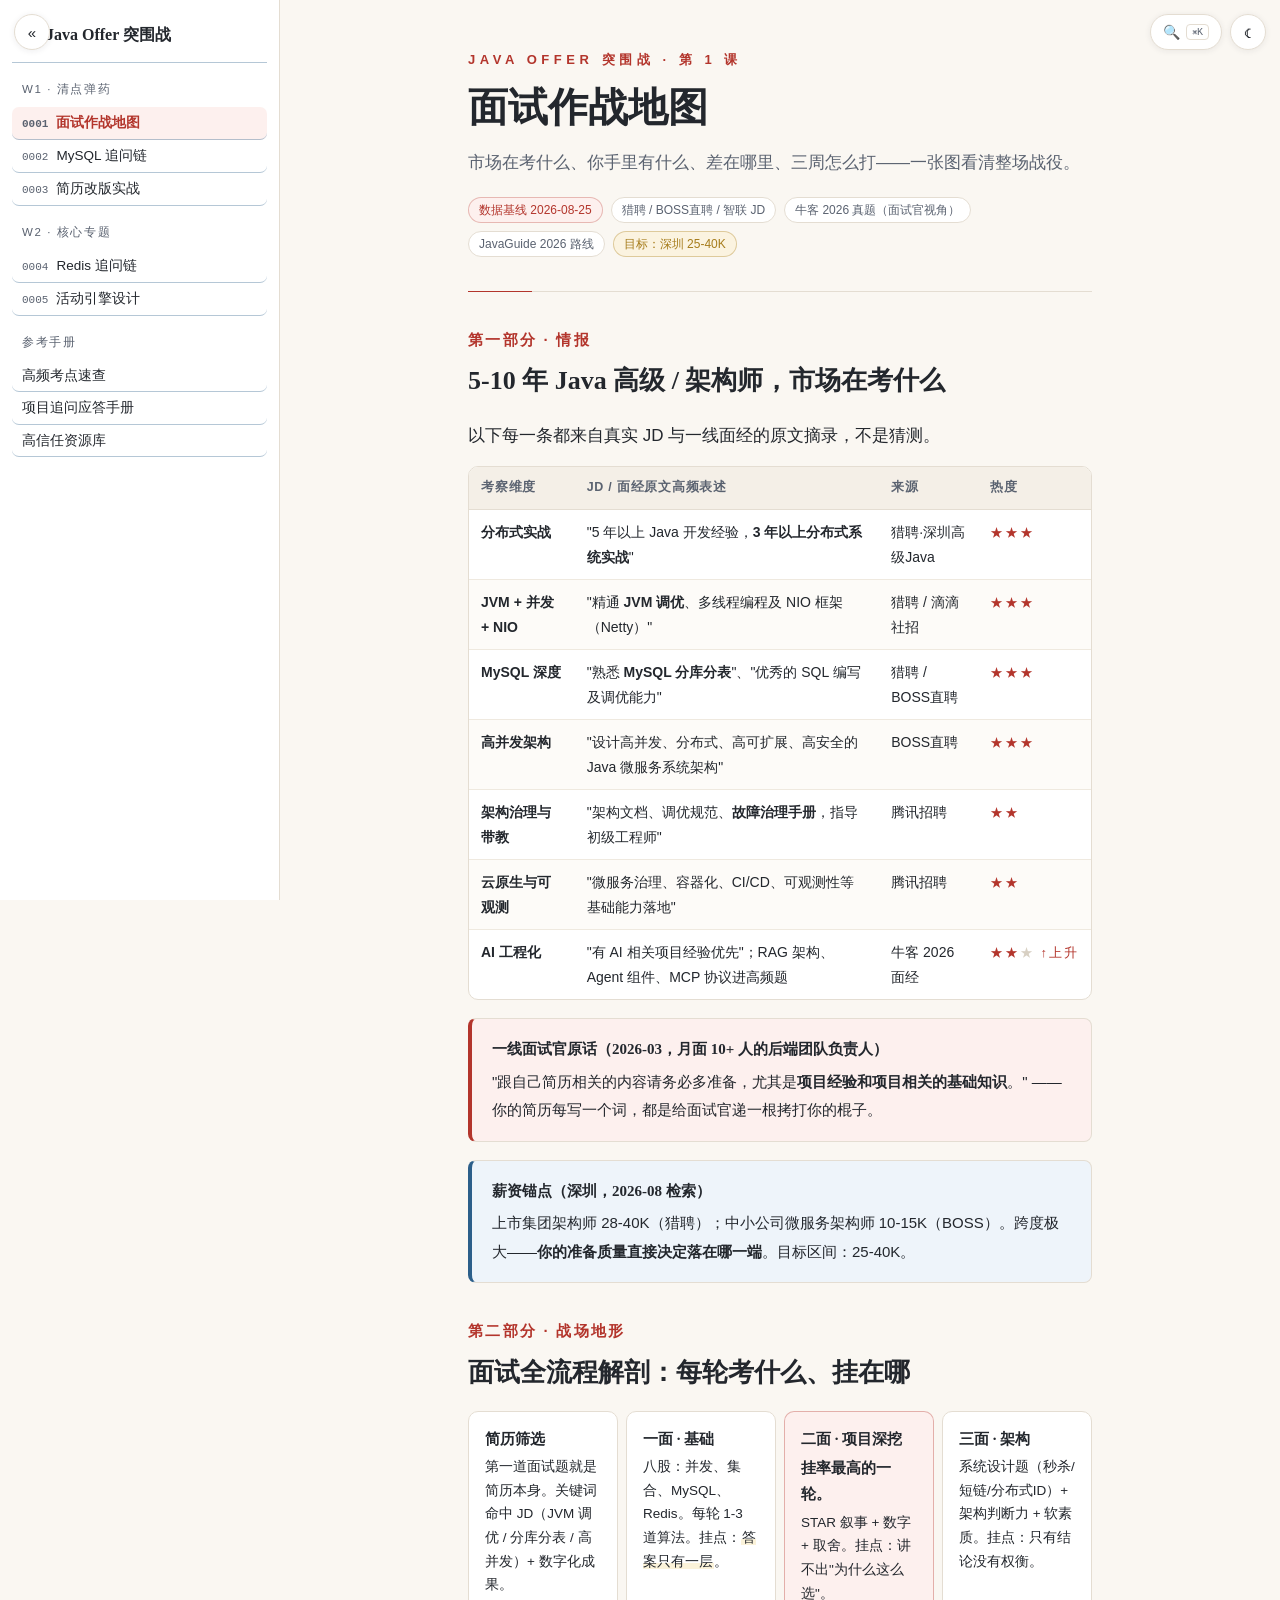
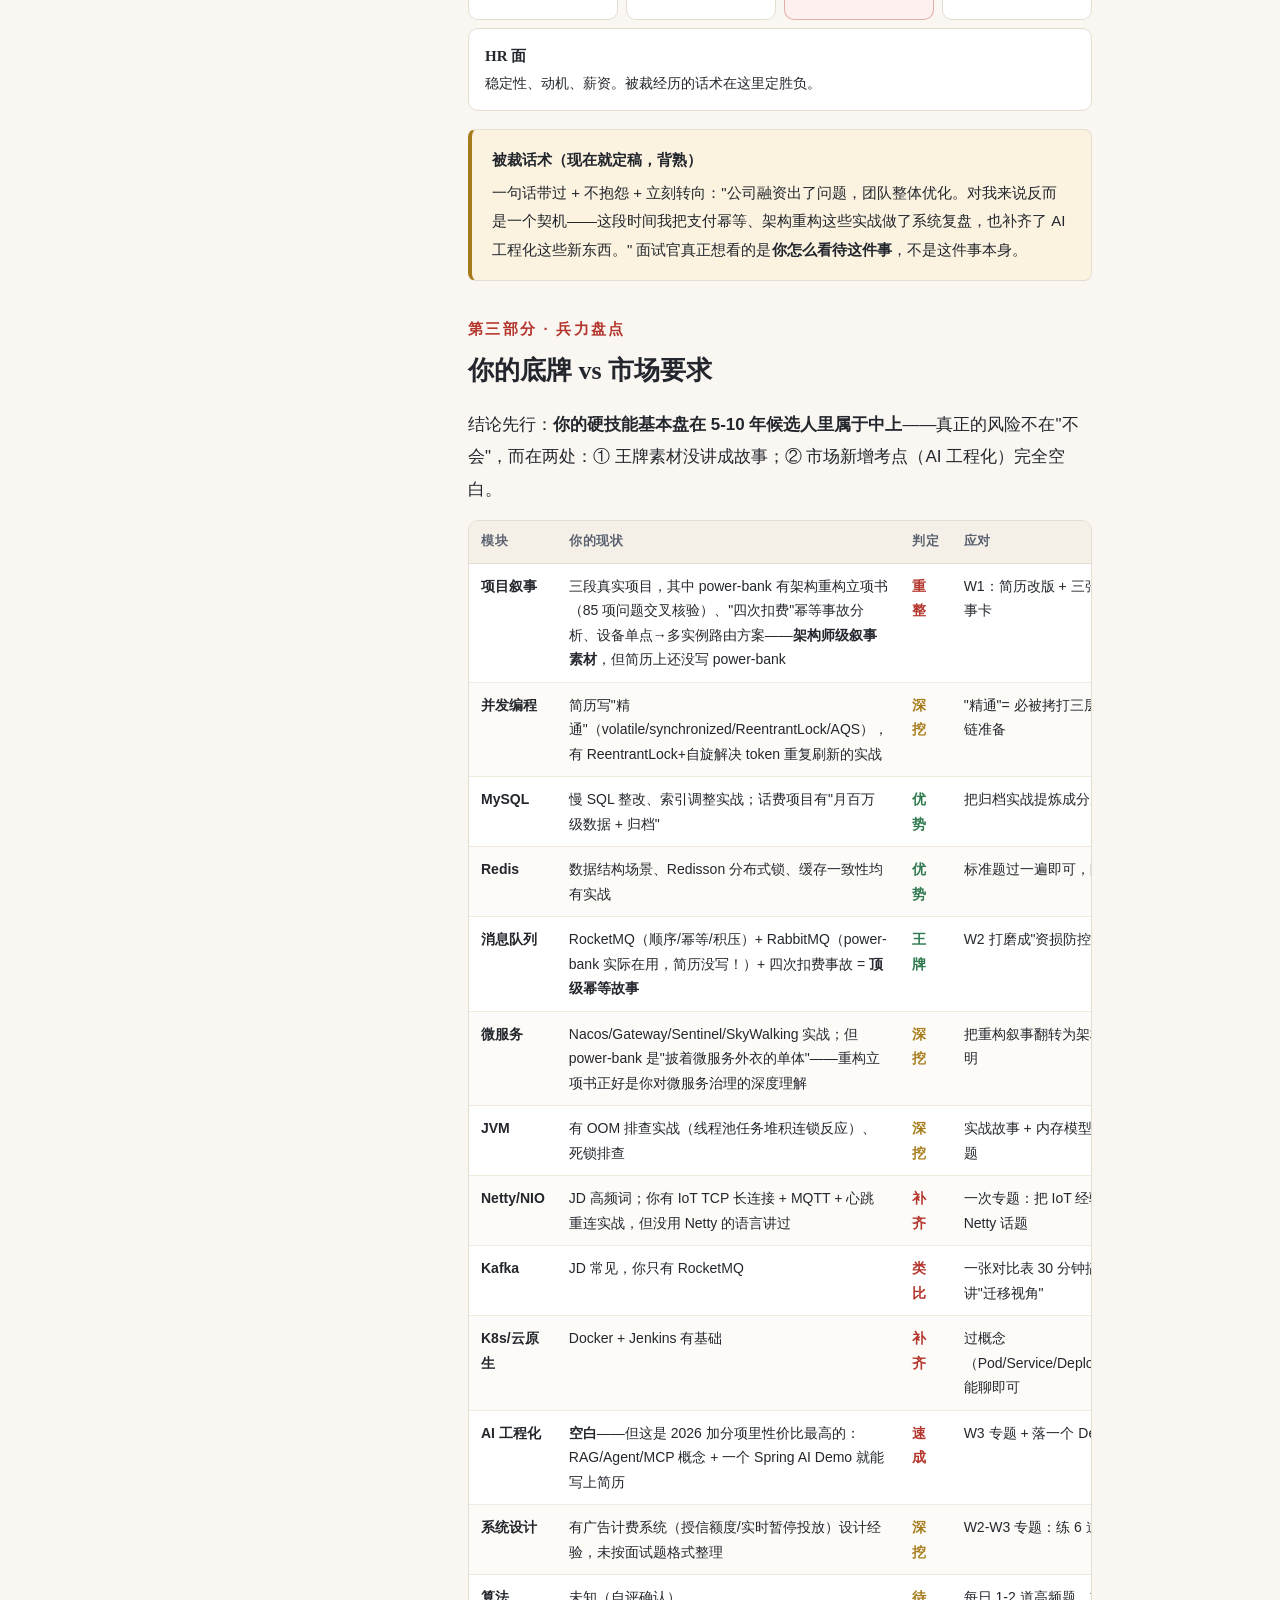
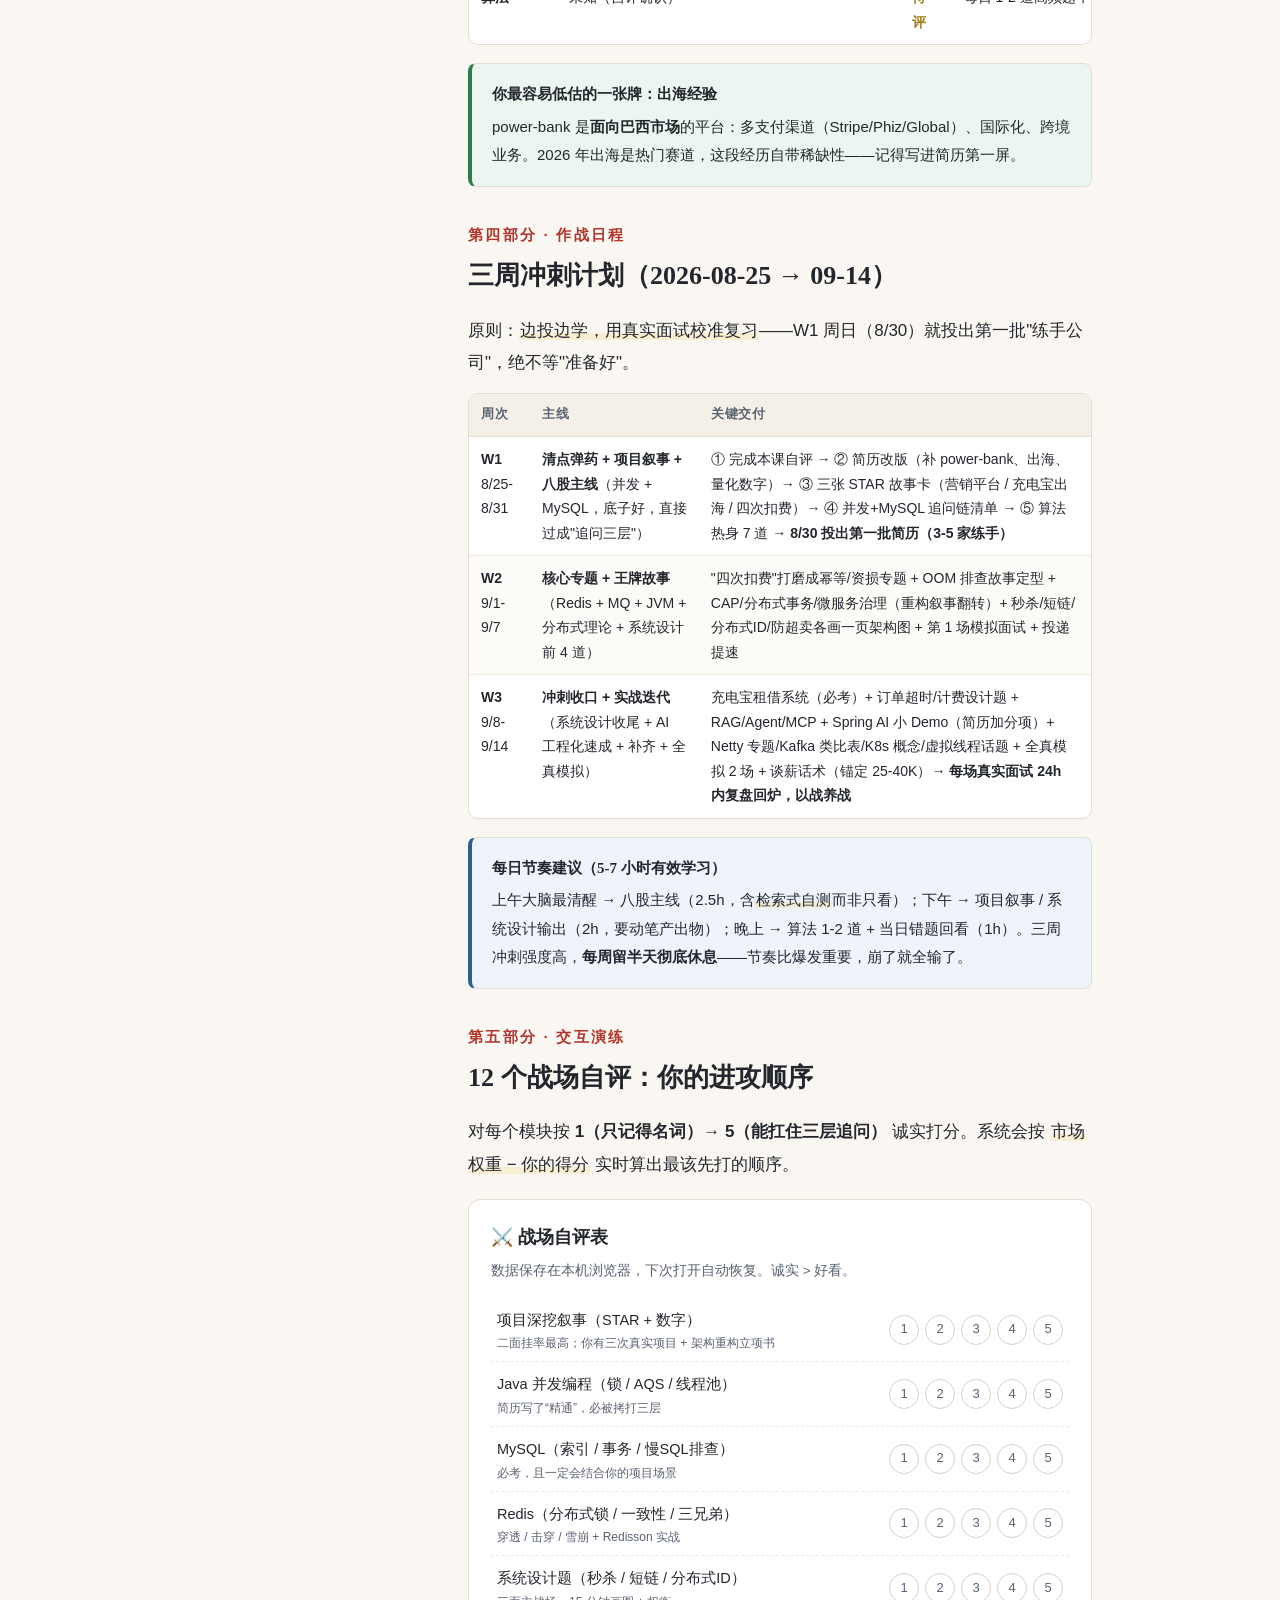
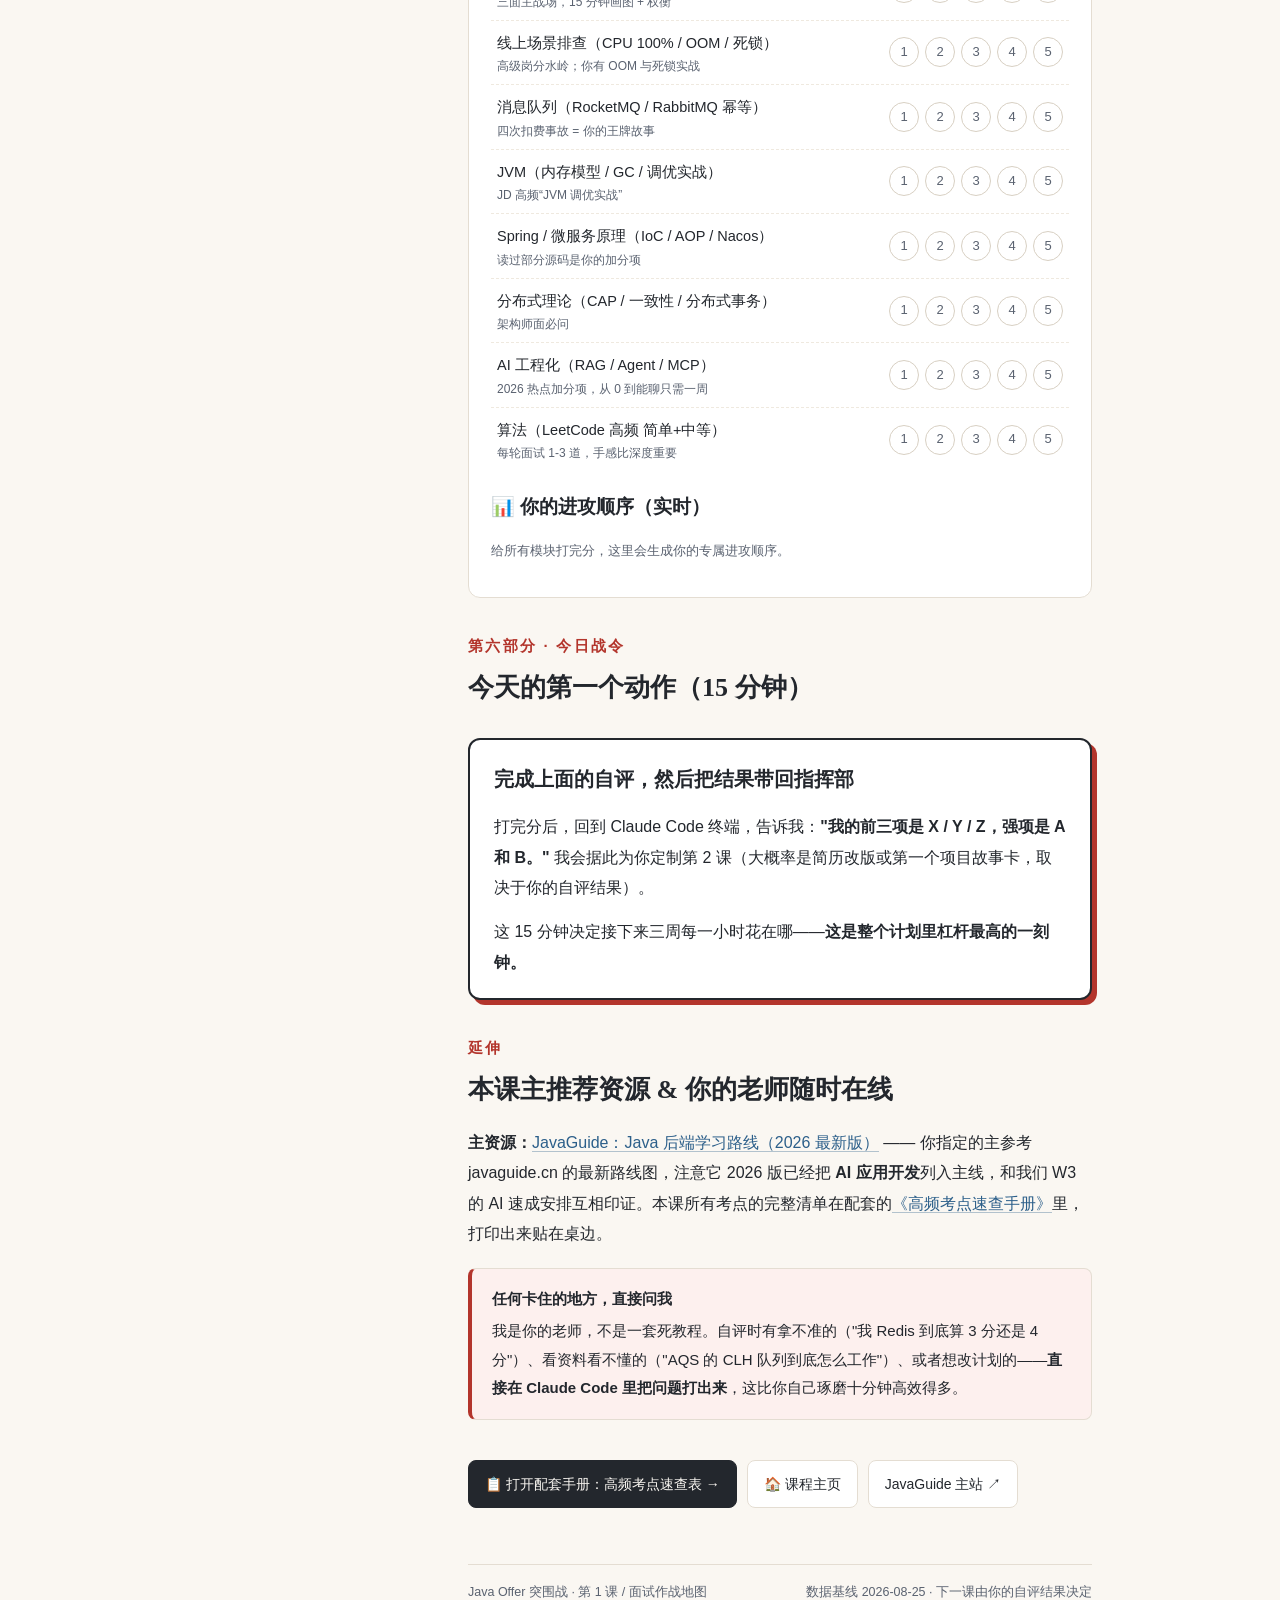
<file: lessons/0001-interview-battle-map.html>
<!DOCTYPE html>
<html lang="zh-CN">
<head>
<meta charset="UTF-8">
<meta name="viewport" content="width=device-width, initial-scale=1.0">
<title>第 1 课 · 面试作战地图</title>
<link rel="icon" href="../assets/favicon.svg" type="image/svg+xml">
<link rel="stylesheet" href="../assets/style.css">
<script src="../assets/theme.js"></script>
<script src="../assets/nav.js"></script>
</head>
<body>
<div class="page">

  <div class="kicker">Java Offer 突围战 · 第 1 课</div>
  <h1>面试作战地图</h1>
  <p class="subtitle">市场在考什么、你手里有什么、差在哪里、三周怎么打——一张图看清整场战役。</p>
  <div class="meta-badges">
    <span class="badge red">数据基线 2026-08-25</span>
    <span class="badge">猎聘 / BOSS直聘 / 智联 JD</span>
    <span class="badge">牛客 2026 真题（面试官视角）</span>
    <span class="badge">JavaGuide 2026 路线</span>
    <span class="badge gold">目标：深圳 25-40K</span>
  </div>

  <hr class="rule">

  <!-- ==================== 一、市场在考什么 ==================== -->
  <section>
    <h2><span class="no">第一部分 · 情报</span>5-10 年 Java 高级 / 架构师，市场在考什么</h2>
    <p class="lead">以下每一条都来自真实 JD 与一线面经的原文摘录，不是猜测。</p>

    <div class="tbl-wrap"><table>
      <thead><tr><th>考察维度</th><th>JD / 面经原文高频表述</th><th>来源</th><th>热度</th></tr></thead>
      <tbody>
        <tr><td><b>分布式实战</b></td><td>"5 年以上 Java 开发经验，<b>3 年以上分布式系统实战</b>"</td><td>猎聘·深圳高级Java</td><td><span class="stars">★★★</span></td></tr>
        <tr><td><b>JVM + 并发 + NIO</b></td><td>"精通 <b>JVM 调优</b>、多线程编程及 NIO 框架（Netty）"</td><td>猎聘 / 滴滴社招</td><td><span class="stars">★★★</span></td></tr>
        <tr><td><b>MySQL 深度</b></td><td>"熟悉 <b>MySQL 分库分表</b>"、"优秀的 SQL 编写及调优能力"</td><td>猎聘 / BOSS直聘</td><td><span class="stars">★★★</span></td></tr>
        <tr><td><b>高并发架构</b></td><td>"设计高并发、分布式、高可扩展、高安全的 Java 微服务系统架构"</td><td>BOSS直聘</td><td><span class="stars">★★★</span></td></tr>
        <tr><td><b>架构治理与带教</b></td><td>"架构文档、调优规范、<b>故障治理手册</b>，指导初级工程师"</td><td>腾讯招聘</td><td><span class="stars">★★</span></td></tr>
        <tr><td><b>云原生与可观测</b></td><td>"微服务治理、容器化、CI/CD、可观测性等基础能力落地"</td><td>腾讯招聘</td><td><span class="stars">★★</span></td></tr>
        <tr><td><b>AI 工程化</b></td><td>"有 AI 相关项目经验优先"；RAG 架构、Agent 组件、MCP 协议进高频题</td><td>牛客 2026 面经</td><td><span class="stars">★★<span class="off">★</span> ↑上升</span></td></tr>
      </tbody>
    </table></div>

    <div class="callout red">
      <span class="ttl">一线面试官原话（2026-03，月面 10+ 人的后端团队负责人）</span>
      "跟自己简历相关的内容请务必多准备，尤其是<strong>项目经验和项目相关的基础知识</strong>。" —— 你的简历每写一个词，都是给面试官递一根拷打你的棍子。
    </div>

    <div class="callout">
      <span class="ttl">薪资锚点（深圳，2026-08 检索）</span>
      上市集团架构师 28-40K（猎聘）；中小公司微服务架构师 10-15K（BOSS）。跨度极大——<strong>你的准备质量直接决定落在哪一端</strong>。目标区间：25-40K。
    </div>
  </section>

  <!-- ==================== 二、面试流程解剖 ==================== -->
  <section>
    <h2><span class="no">第二部分 · 战场地形</span>面试全流程解剖：每轮考什么、挂在哪</h2>
    <div class="flow">
      <div class="step"><b>简历筛选</b>第一道面试题就是简历本身。关键词命中 JD（JVM 调优 / 分库分表 / 高并发）+ 数字化成果。</div>
      <div class="step"><b>一面 · 基础</b>八股：并发、集合、MySQL、Redis。每轮 1-3 道算法。挂点：<em>答案只有一层</em>。</div>
      <div class="step hot"><b>二面 · 项目深挖</b><b>挂率最高的一轮。</b>STAR 叙事 + 数字 + 取舍。挂点：讲不出"为什么这么选"。</div>
      <div class="step"><b>三面 · 架构</b>系统设计题（秒杀/短链/分布式ID）+ 架构判断力 + 软素质。挂点：只有结论没有权衡。</div>
      <div class="step"><b>HR 面</b>稳定性、动机、薪资。被裁经历的话术在这里定胜负。</div>
    </div>

    <div class="callout gold">
      <span class="ttl">被裁话术（现在就定稿，背熟）</span>
      一句话带过 + 不抱怨 + 立刻转向："公司融资出了问题，团队整体优化。对我来说反而是一个契机——这段时间我把支付幂等、架构重构这些实战做了系统复盘，也补齐了 AI 工程化这些新东西。" 面试官真正想看的是<strong>你怎么看待这件事</strong>，不是这件事本身。
    </div>
  </section>

  <!-- ==================== 三、你的底牌 vs 差距 ==================== -->
  <section>
    <h2><span class="no">第三部分 · 兵力盘点</span>你的底牌 vs 市场要求</h2>
    <p class="lead">结论先行：<b>你的硬技能基本盘在 5-10 年候选人里属于中上</b>——真正的风险不在"不会"，而在两处：① 王牌素材没讲成故事；② 市场新增考点（AI 工程化）完全空白。</p>

    <div class="tbl-wrap"><table>
      <thead><tr><th>模块</th><th>你的现状</th><th>判定</th><th>应对</th></tr></thead>
      <tbody>
        <tr><td><b>项目叙事</b></td><td>三段真实项目，其中 power-bank 有架构重构立项书（85 项问题交叉核验）、"四次扣费"幂等事故分析、设备单点→多实例路由方案——<b>架构师级叙事素材</b>，但简历上还没写 power-bank</td><td class="gap">重整</td><td>W1：简历改版 + 三张 STAR 故事卡</td></tr>
        <tr><td><b>并发编程</b></td><td>简历写"精通"（volatile/synchronized/ReentrantLock/AQS），有 ReentrantLock+自旋解决 token 重复刷新的实战</td><td class="mid">深挖</td><td>"精通"= 必被拷打三层，按追问链准备</td></tr>
        <tr><td><b>MySQL</b></td><td>慢 SQL 整改、索引调整实战；话费项目有"月百万级数据 + 归档"</td><td class="ok">优势</td><td>把归档实战提炼成分库分表故事</td></tr>
        <tr><td><b>Redis</b></td><td>数据结构场景、Redisson 分布式锁、缓存一致性均有实战</td><td class="ok">优势</td><td>标准题过一遍即可，防口误</td></tr>
        <tr><td><b>消息队列</b></td><td>RocketMQ（顺序/幂等/积压）+ RabbitMQ（power-bank 实际在用，简历没写！）+ 四次扣费事故 = <b>顶级幂等故事</b></td><td class="ok">王牌</td><td>W2 打磨成"资损防控"专题</td></tr>
        <tr><td><b>微服务</b></td><td>Nacos/Gateway/Sentinel/SkyWalking 实战；但 power-bank 是"披着微服务外衣的单体"——重构立项书正好是你对微服务治理的深度理解</td><td class="mid">深挖</td><td>把重构叙事翻转为架构判断力证明</td></tr>
        <tr><td><b>JVM</b></td><td>有 OOM 排查实战（线程池任务堆积连锁反应）、死锁排查</td><td class="mid">深挖</td><td>实战故事 + 内存模型/GC 标准题</td></tr>
        <tr><td><b>Netty/NIO</b></td><td>JD 高频词；你有 IoT TCP 长连接 + MQTT + 心跳重连实战，但没用 Netty 的语言讲过</td><td class="gap">补齐</td><td>一次专题：把 IoT 经验映射到 Netty 话题</td></tr>
        <tr><td><b>Kafka</b></td><td>JD 常见，你只有 RocketMQ</td><td class="gap">类比</td><td>一张对比表 30 分钟搞定，面试讲"迁移视角"</td></tr>
        <tr><td><b>K8s/云原生</b></td><td>Docker + Jenkins 有基础</td><td class="gap">补齐</td><td>过概念（Pod/Service/Deployment），能聊即可</td></tr>
        <tr><td><b>AI 工程化</b></td><td><b>空白</b>——但这是 2026 加分项里性价比最高的：RAG/Agent/MCP 概念 + 一个 Spring AI Demo 就能写上简历</td><td class="gap">速成</td><td>W3 专题 + 落一个 Demo</td></tr>
        <tr><td><b>系统设计</b></td><td>有广告计费系统（授信额度/实时暂停投放）设计经验，未按面试题格式整理</td><td class="mid">深挖</td><td>W2-W3 专题：练 6 道高频题</td></tr>
        <tr><td><b>算法</b></td><td>未知（自评确认）</td><td class="mid">待评</td><td>每日 1-2 道高频题，贯穿全程</td></tr>
      </tbody>
    </table></div>

    <div class="callout green">
      <span class="ttl">你最容易低估的一张牌：出海经验</span>
      power-bank 是<strong>面向巴西市场</strong>的平台：多支付渠道（Stripe/Phiz/Global）、国际化、跨境业务。2026 年出海是热门赛道，这段经历自带稀缺性——记得写进简历第一屏。
    </div>
  </section>

  <!-- ==================== 四、三周冲刺计划 ==================== -->
  <section>
    <h2><span class="no">第四部分 · 作战日程</span>三周冲刺计划（2026-08-25 → 09-14）</h2>
    <p class="lead">原则：<em>边投边学，用真实面试校准复习</em>——W1 周日（8/30）就投出第一批"练手公司"，绝不等"准备好"。</p>

    <div class="tbl-wrap"><table>
      <thead><tr><th>周次</th><th>主线</th><th>关键交付</th></tr></thead>
      <tbody>
        <tr><td><b>W1</b><br>8/25-8/31</td><td><b>清点弹药 + 项目叙事 + 八股主线</b>（并发 + MySQL，底子好，直接过成"追问三层"）</td><td>① 完成本课自评 → ② 简历改版（补 power-bank、出海、量化数字）→ ③ 三张 STAR 故事卡（营销平台 / 充电宝出海 / 四次扣费）→ ④ 并发+MySQL 追问链清单 → ⑤ 算法热身 7 道 → <b>8/30 投出第一批简历（3-5 家练手）</b></td></tr>
        <tr><td><b>W2</b><br>9/1-9/7</td><td><b>核心专题 + 王牌故事</b>（Redis + MQ + JVM + 分布式理论 + 系统设计前 4 道）</td><td>"四次扣费"打磨成幂等/资损专题 + OOM 排查故事定型 + CAP/分布式事务/微服务治理（重构叙事翻转）+ 秒杀/短链/分布式ID/防超卖各画一页架构图 + 第 1 场模拟面试 + 投递提速</td></tr>
        <tr><td><b>W3</b><br>9/8-9/14</td><td><b>冲刺收口 + 实战迭代</b>（系统设计收尾 + AI 工程化速成 + 补齐 + 全真模拟）</td><td>充电宝租借系统（必考）+ 订单超时/计费设计题 + RAG/Agent/MCP + Spring AI 小 Demo（简历加分项）+ Netty 专题/Kafka 类比表/K8s 概念/虚拟线程话题 + 全真模拟 2 场 + 谈薪话术（锚定 25-40K）→ <b>每场真实面试 24h 内复盘回炉，以战养战</b></td></tr>
      </tbody>
    </table></div>

    <div class="callout">
      <span class="ttl">每日节奏建议（5-7 小时有效学习）</span>
      上午大脑最清醒 → 八股主线（2.5h，含<em>检索式自测</em>而非只看）；下午 → 项目叙事 / 系统设计输出（2h，要动笔产出物）；晚上 → 算法 1-2 道 + 当日错题回看（1h）。三周冲刺强度高，<strong>每周留半天彻底休息</strong>——节奏比爆发重要，崩了就全输了。
    </div>
  </section>

  <!-- ==================== 五、交互自评 ==================== -->
  <section>
    <h2><span class="no">第五部分 · 交互演练</span>12 个战场自评：你的进攻顺序</h2>
    <p class="lead">对每个模块按 <b>1（只记得名词）→ 5（能扛住三层追问）</b> 诚实打分。系统会按 <em>市场权重 − 你的得分</em> 实时算出最该先打的顺序。</p>

    <div class="widget" id="selfassess">
      <div class="w-title">⚔️ 战场自评表</div>
      <div class="w-sub">数据保存在本机浏览器，下次打开自动恢复。诚实 &gt; 好看。</div>
      <div id="rows"></div>
      <h3 style="margin-top:18px">📊 你的进攻顺序（实时）</h3>
      <p class="cite" id="priorHint">给所有模块打完分，这里会生成你的专属进攻顺序。</p>
      <ol class="prio-list" id="prioList"></ol>
      <div class="callout green" id="strengthBox" style="display:none">
        <span class="ttl">你的强项（面试时的"主动进攻区"）</span>
        <span id="strengthList"></span>
      </div>
    </div>
  </section>

  <!-- ==================== 六、今天的行动 ==================== -->
  <section>
    <h2><span class="no">第六部分 · 今日战令</span>今天的第一个动作（15 分钟）</h2>
    <div class="action">
      <div class="ttl">完成上面的自评，然后把结果带回指挥部</div>
      <p>打完分后，回到 Claude Code 终端，告诉我：<b>"我的前三项是 X / Y / Z，强项是 A 和 B。"</b> 我会据此为你定制第 2 课（大概率是简历改版或第一个项目故事卡，取决于你的自评结果）。</p>
      <p style="margin-bottom:0">这 15 分钟决定接下来三周每一小时花在哪——<b>这是整个计划里杠杆最高的一刻钟。</b></p>
    </div>
  </section>

  <!-- ==================== 主资源 + 提问提醒 ==================== -->
  <section>
    <h2><span class="no">延伸</span>本课主推荐资源 & 你的老师随时在线</h2>
    <p><b>主资源：</b><a href="https://javaguide.cn/roadmap/java-roadmap.html" target="_blank">JavaGuide：Java 后端学习路线（2026 最新版）</a> —— 你指定的主参考 javaguide.cn 的最新路线图，注意它 2026 版已经把 <b>AI 应用开发</b>列入主线，和我们 W3 的 AI 速成安排互相印证。本课所有考点的完整清单在配套的<a href="../reference/0001-high-frequency-topics.html">《高频考点速查手册》</a>里，打印出来贴在桌边。</p>
    <div class="callout red">
      <span class="ttl">任何卡住的地方，直接问我</span>
      我是你的老师，不是一套死教程。自评时有拿不准的（"我 Redis 到底算 3 分还是 4 分"）、看资料看不懂的（"AQS 的 CLH 队列到底怎么工作"）、或者想改计划的——<strong>直接在 Claude Code 里把问题打出来</strong>，这比你自己琢磨十分钟高效得多。
    </div>
  </section>

  <div class="lesson-nav no-print">
    <a class="primary" href="../reference/0001-high-frequency-topics.html">📋 打开配套手册：高频考点速查表 →</a>
    <a href="../index.html">🏠 课程主页</a>
    <a href="https://javaguide.cn/" target="_blank">JavaGuide 主站 ↗</a>
  </div>

  <footer class="site">
    <span>Java Offer 突围战 · 第 1 课 / 面试作战地图</span>
    <span>数据基线 2026-08-25 · 下一课由你的自评结果决定</span>
  </footer>
</div>

<script>
(function () {
  var MODULES = [
    { id: "proj",  name: "项目深挖叙事（STAR + 数字）",           hint: "二面挂率最高；你有三次真实项目 + 架构重构立项书", w: 5 },
    { id: "conc",  name: "Java 并发编程（锁 / AQS / 线程池）",     hint: "简历写了“精通”，必被拷打三层", w: 5 },
    { id: "mysql", name: "MySQL（索引 / 事务 / 慢SQL排查）",       hint: "必考，且一定会结合你的项目场景", w: 5 },
    { id: "redis", name: "Redis（分布式锁 / 一致性 / 三兄弟）",    hint: "穿透 / 击穿 / 雪崩 + Redisson 实战", w: 5 },
    { id: "sysdes",name: "系统设计题（秒杀 / 短链 / 分布式ID）",   hint: "三面主战场，15 分钟画图 + 权衡", w: 5 },
    { id: "trouble",name: "线上场景排查（CPU 100% / OOM / 死锁）", hint: "高级岗分水岭；你有 OOM 与死锁实战", w: 4 },
    { id: "mq",    name: "消息队列（RocketMQ / RabbitMQ 幂等）",   hint: "四次扣费事故 = 你的王牌故事", w: 4 },
    { id: "jvm",   name: "JVM（内存模型 / GC / 调优实战）",        hint: "JD 高频“JVM 调优实战”", w: 4 },
    { id: "spring",name: "Spring / 微服务原理（IoC / AOP / Nacos）", hint: "读过部分源码是你的加分项", w: 4 },
    { id: "dist",  name: "分布式理论（CAP / 一致性 / 分布式事务）", hint: "架构师面必问", w: 4 },
    { id: "ai",    name: "AI 工程化（RAG / Agent / MCP）",         hint: "2026 热点加分项，从 0 到能聊只需一周", w: 4 },
    { id: "algo",  name: "算法（LeetCode 高频 简单+中等）",        hint: "每轮面试 1-3 道，手感比深度重要", w: 3 }
  ];
  var KEY = "java-offer-selfassess-v1";
  var saved = {};
  try { saved = JSON.parse(localStorage.getItem(KEY) || "{}"); } catch (e) { saved = {}; }

  var rowsEl = document.getElementById("rows");
  MODULES.forEach(function (m) {
    var row = document.createElement("div");
    row.className = "rate-row";
    var dots = "";
    for (var v = 1; v <= 5; v++) {
      var checked = saved[m.id] === v ? " checked" : "";
      dots += '<label><input type="radio" name="' + m.id + '" value="' + v + '"' + checked + '><span>' + v + '</span></label>';
    }
    row.innerHTML =
      '<div class="r-name">' + m.name + '<small>' + m.hint + '</small></div>' +
      '<div class="dots">' + dots + '</div>';
    rowsEl.appendChild(row);
  });

  function compute() {
    var scores = {};
    var done = 0;
    MODULES.forEach(function (m) {
      var sel = rowsEl.querySelector('input[name="' + m.id + '"]:checked');
      if (sel) { scores[m.id] = +sel.value; done++; }
    });
    try { localStorage.setItem(KEY, JSON.stringify(scores)); } catch (e) {}

    var listEl = document.getElementById("prioList");
    var hintEl = document.getElementById("priorHint");
    listEl.innerHTML = "";

    if (done === 0) { hintEl.textContent = "给所有模块打完分，这里会生成你的专属进攻顺序。"; return; }
    hintEl.textContent = done < MODULES.length
      ? "已评 " + done + "/" + MODULES.length + " 个模块——先评完再看顺序更准。"
      : "全部评完。红色前三项就是你接下来 7 天的主攻方向：";

    var ranked = MODULES.map(function (m) {
      var s = scores[m.id] || 3;
      return { name: m.name, w: m.w, s: s, urgency: m.w * 2 - s };
    }).sort(function (a, b) { return b.urgency - a.urgency || a.s - b.s; });

    ranked.forEach(function (r, i) {
      var li = document.createElement("li");
      if (i < 3) li.className = "top";
      li.innerHTML = '<span class="rank">#' + (i + 1) + '</span><span>' + r.name + '</span>' +
        '<span class="delta">自评 ' + r.s + '/5 · 市场权重 ' + r.w + '</span>';
      listEl.appendChild(li);
    });

    var strengths = MODULES.filter(function (m) { return scores[m.id] >= 4; })
      .sort(function (a, b) { return scores[b.id] - scores[a.id]; })
      .map(function (m) { return m.name.split("（")[0]; });
    var box = document.getElementById("strengthBox");
    if (strengths.length) {
      box.style.display = "";
      document.getElementById("strengthList").textContent =
        strengths.join("、") + " —— 面试中主动把话题往这里引，这是你的得分区。";
    } else {
      box.style.display = "none";
    }
  }

  rowsEl.addEventListener("change", compute);
  compute();
})();
</script>
</body>
</html>
</file>
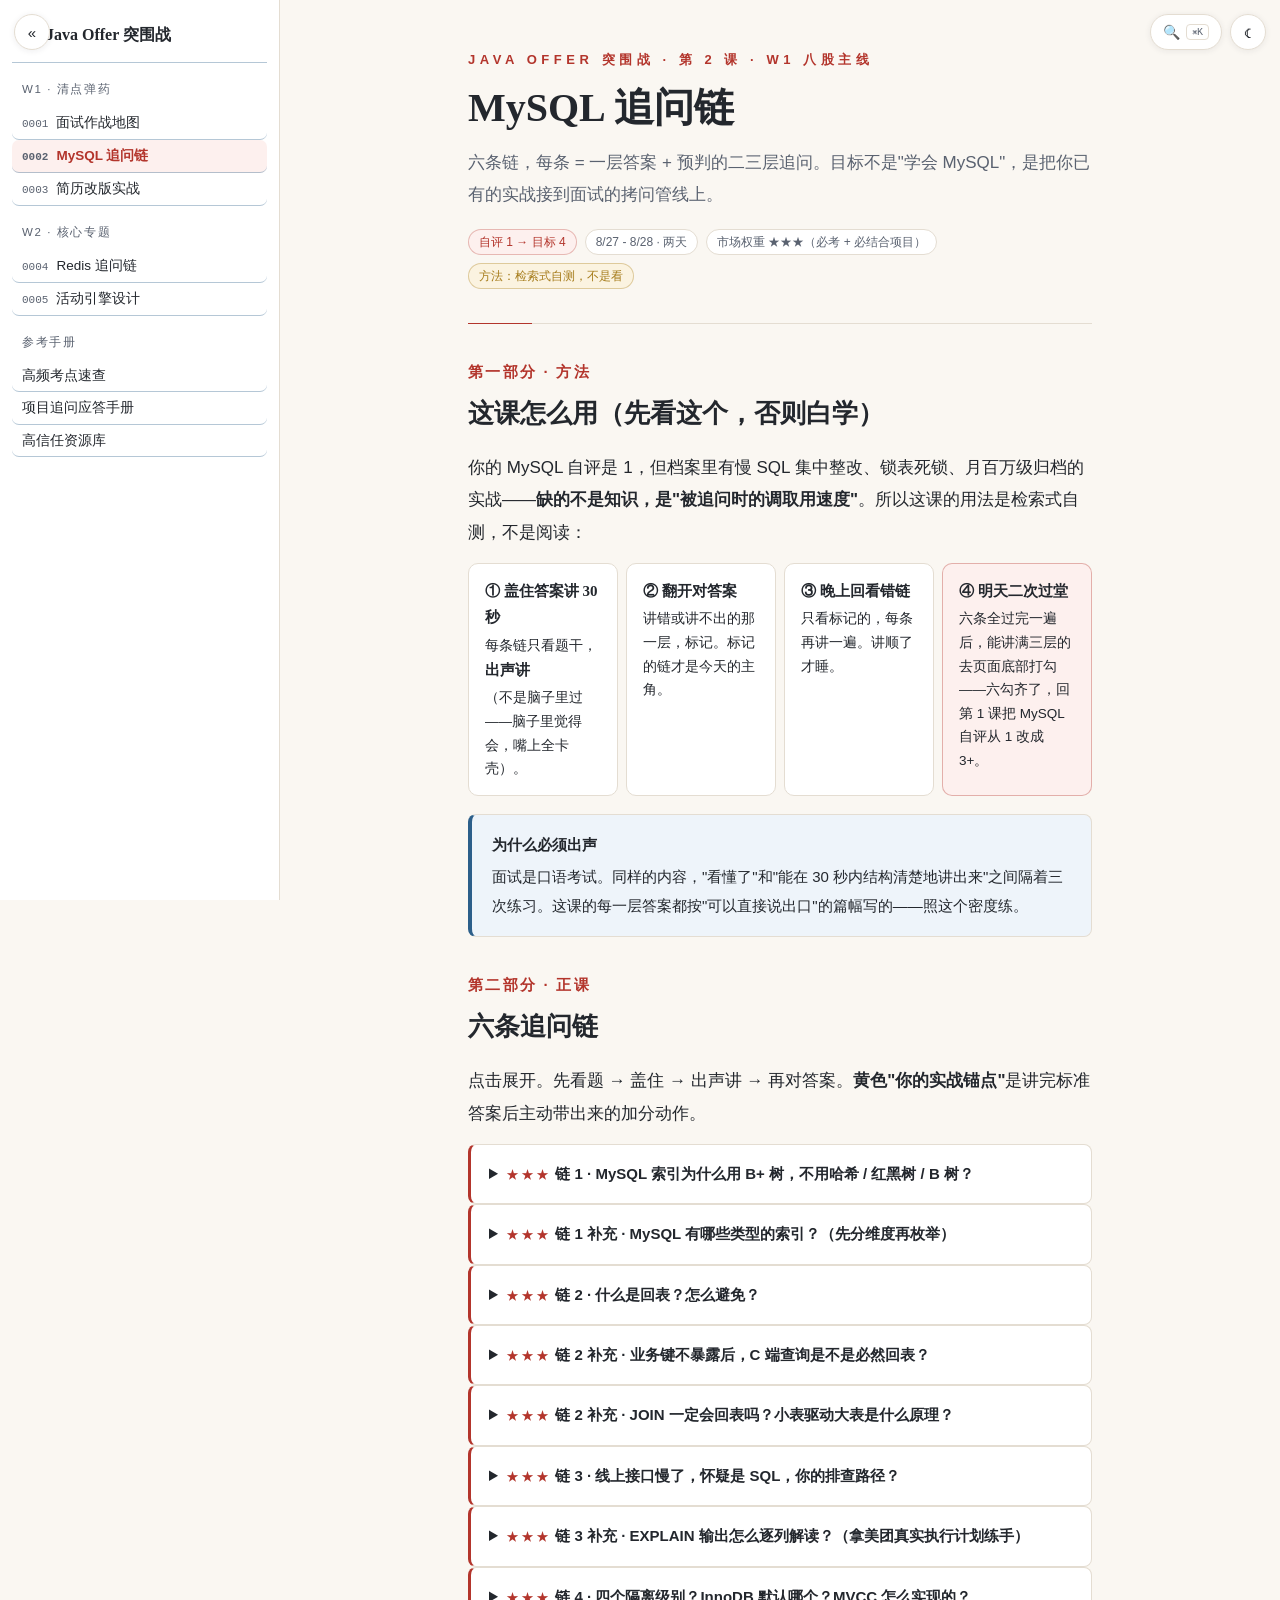
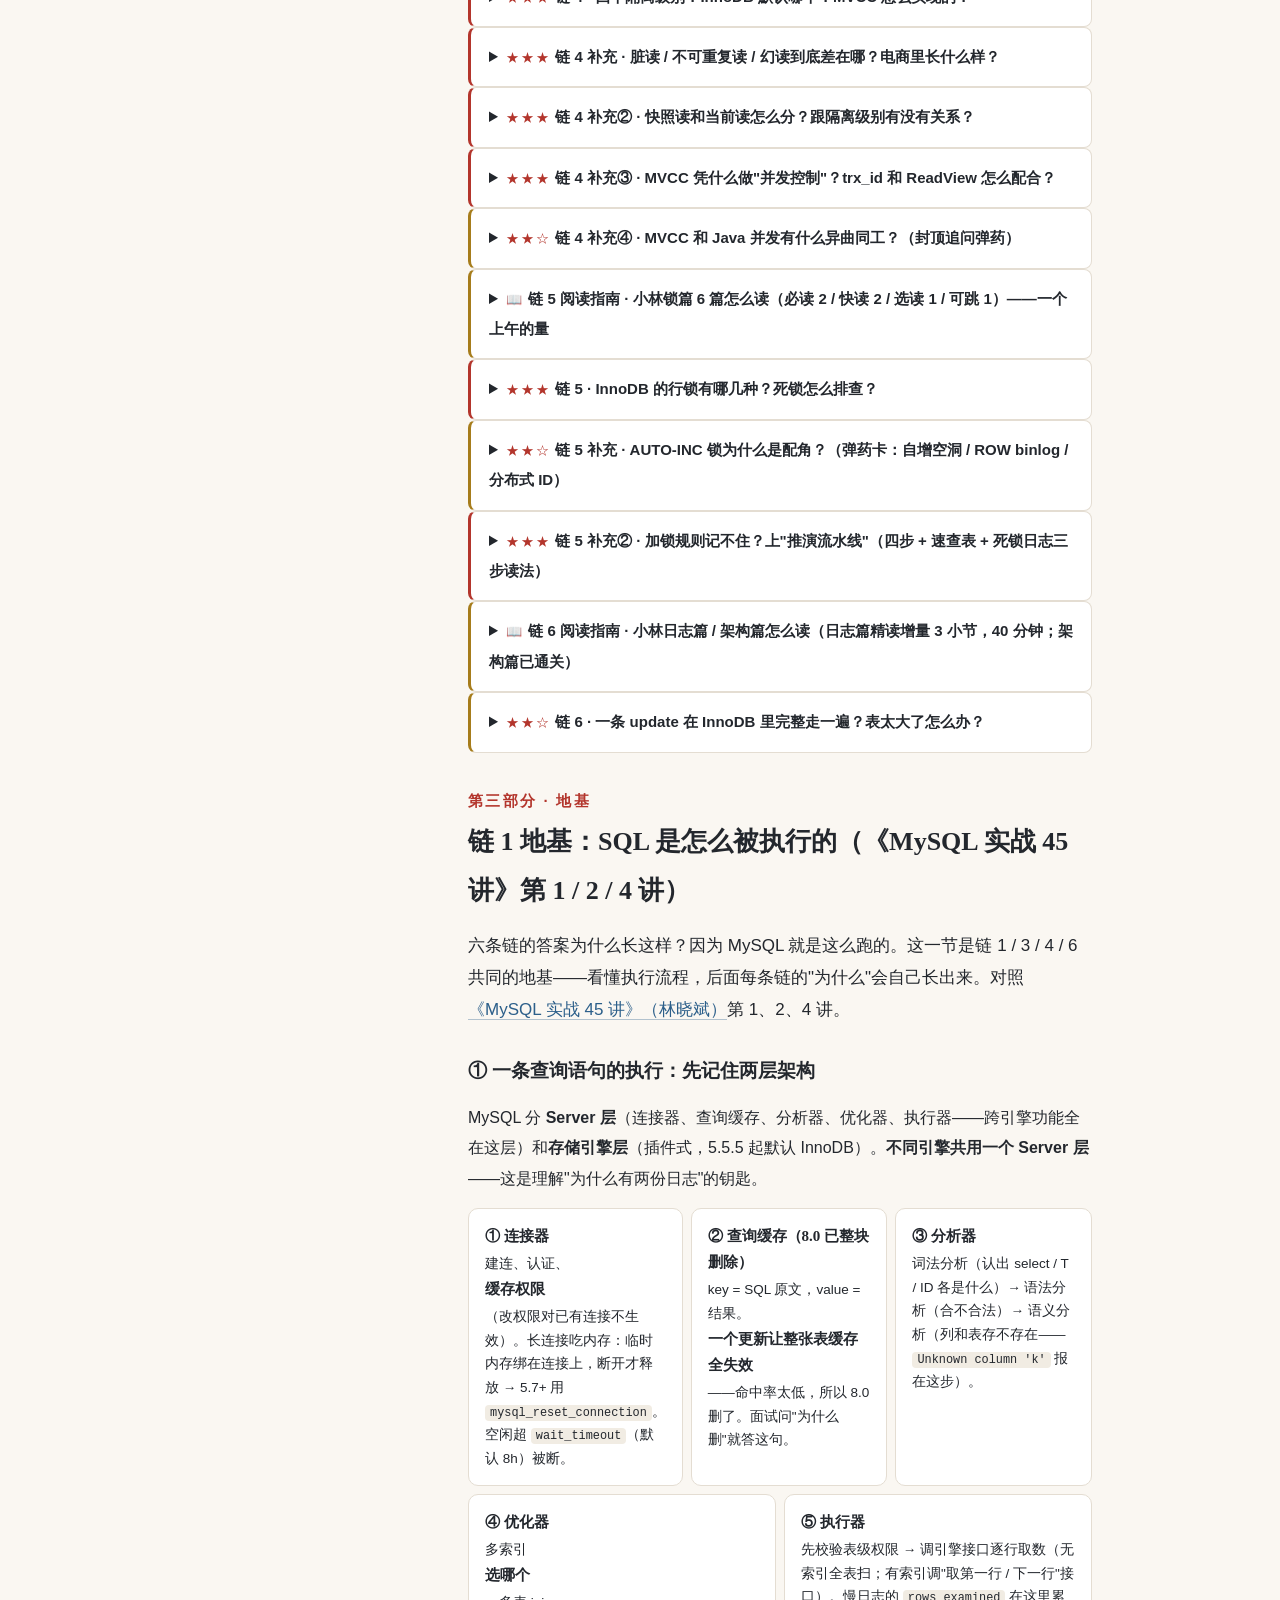
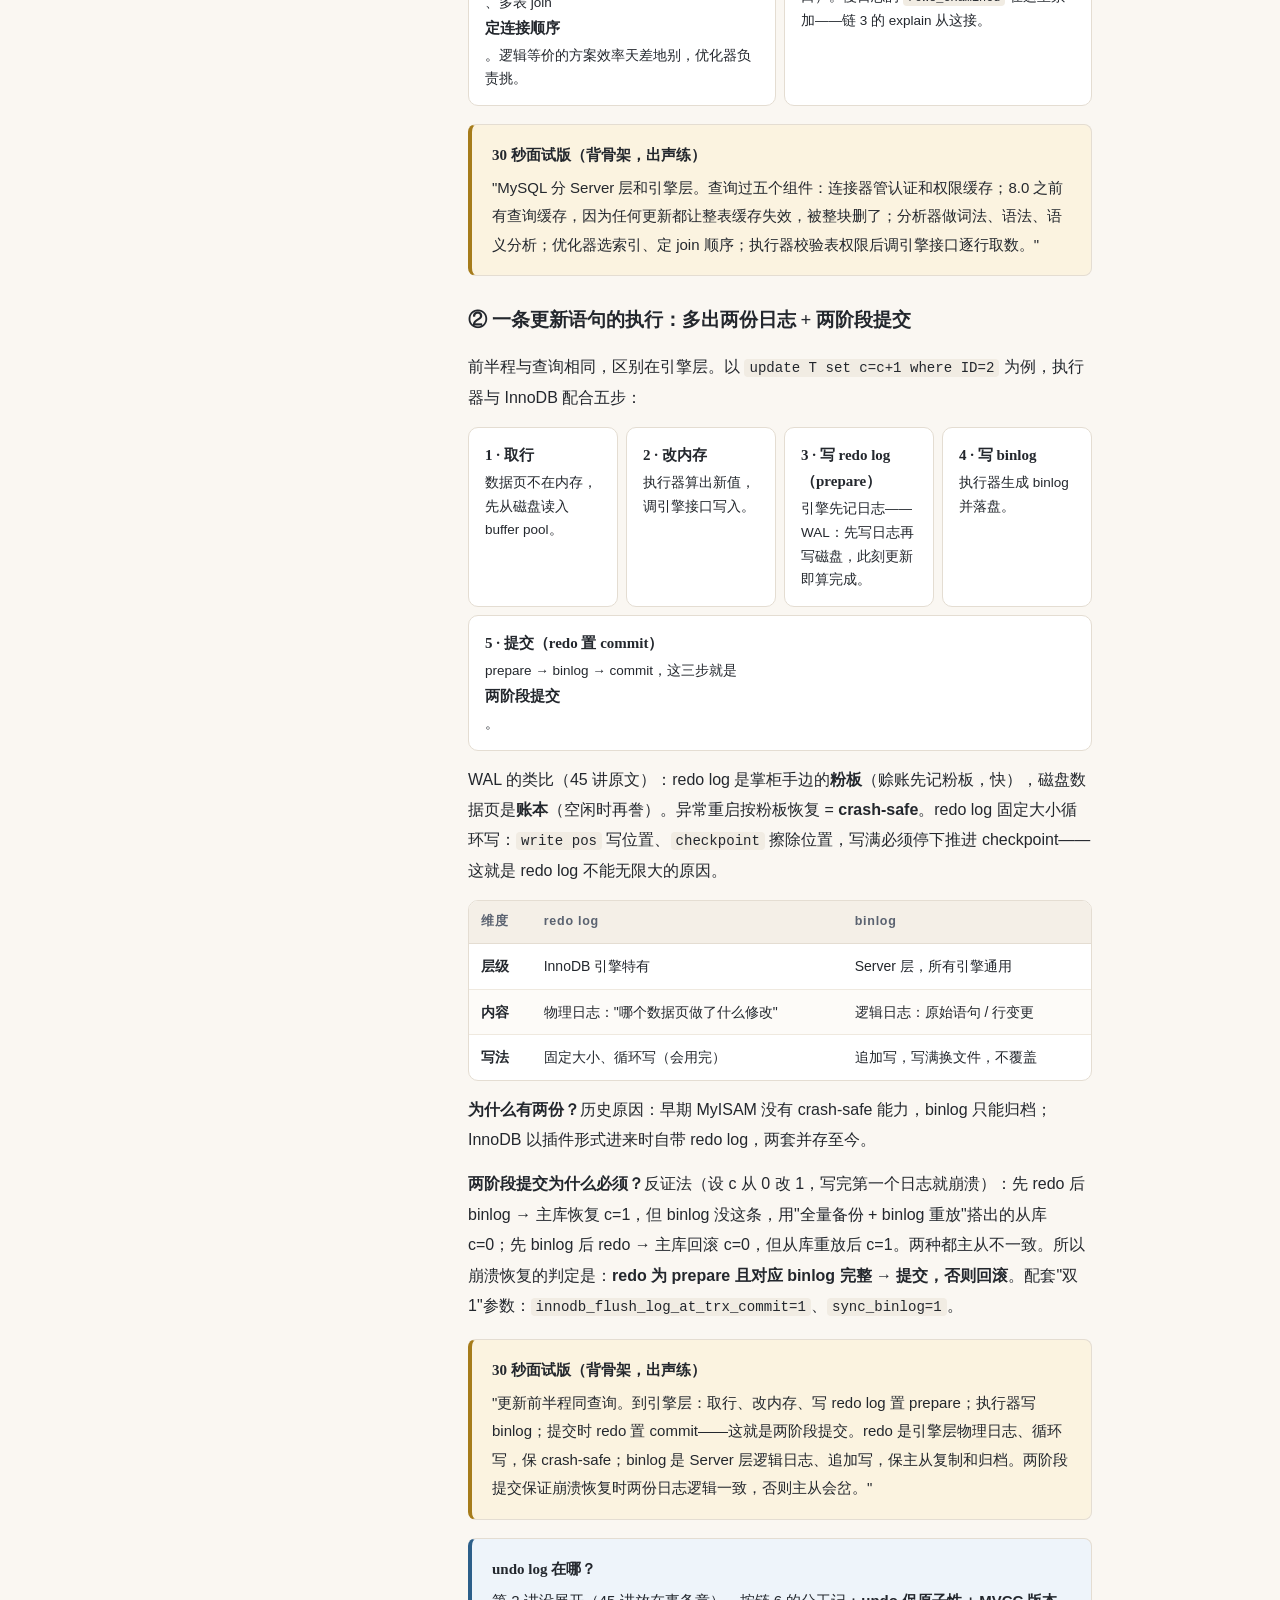
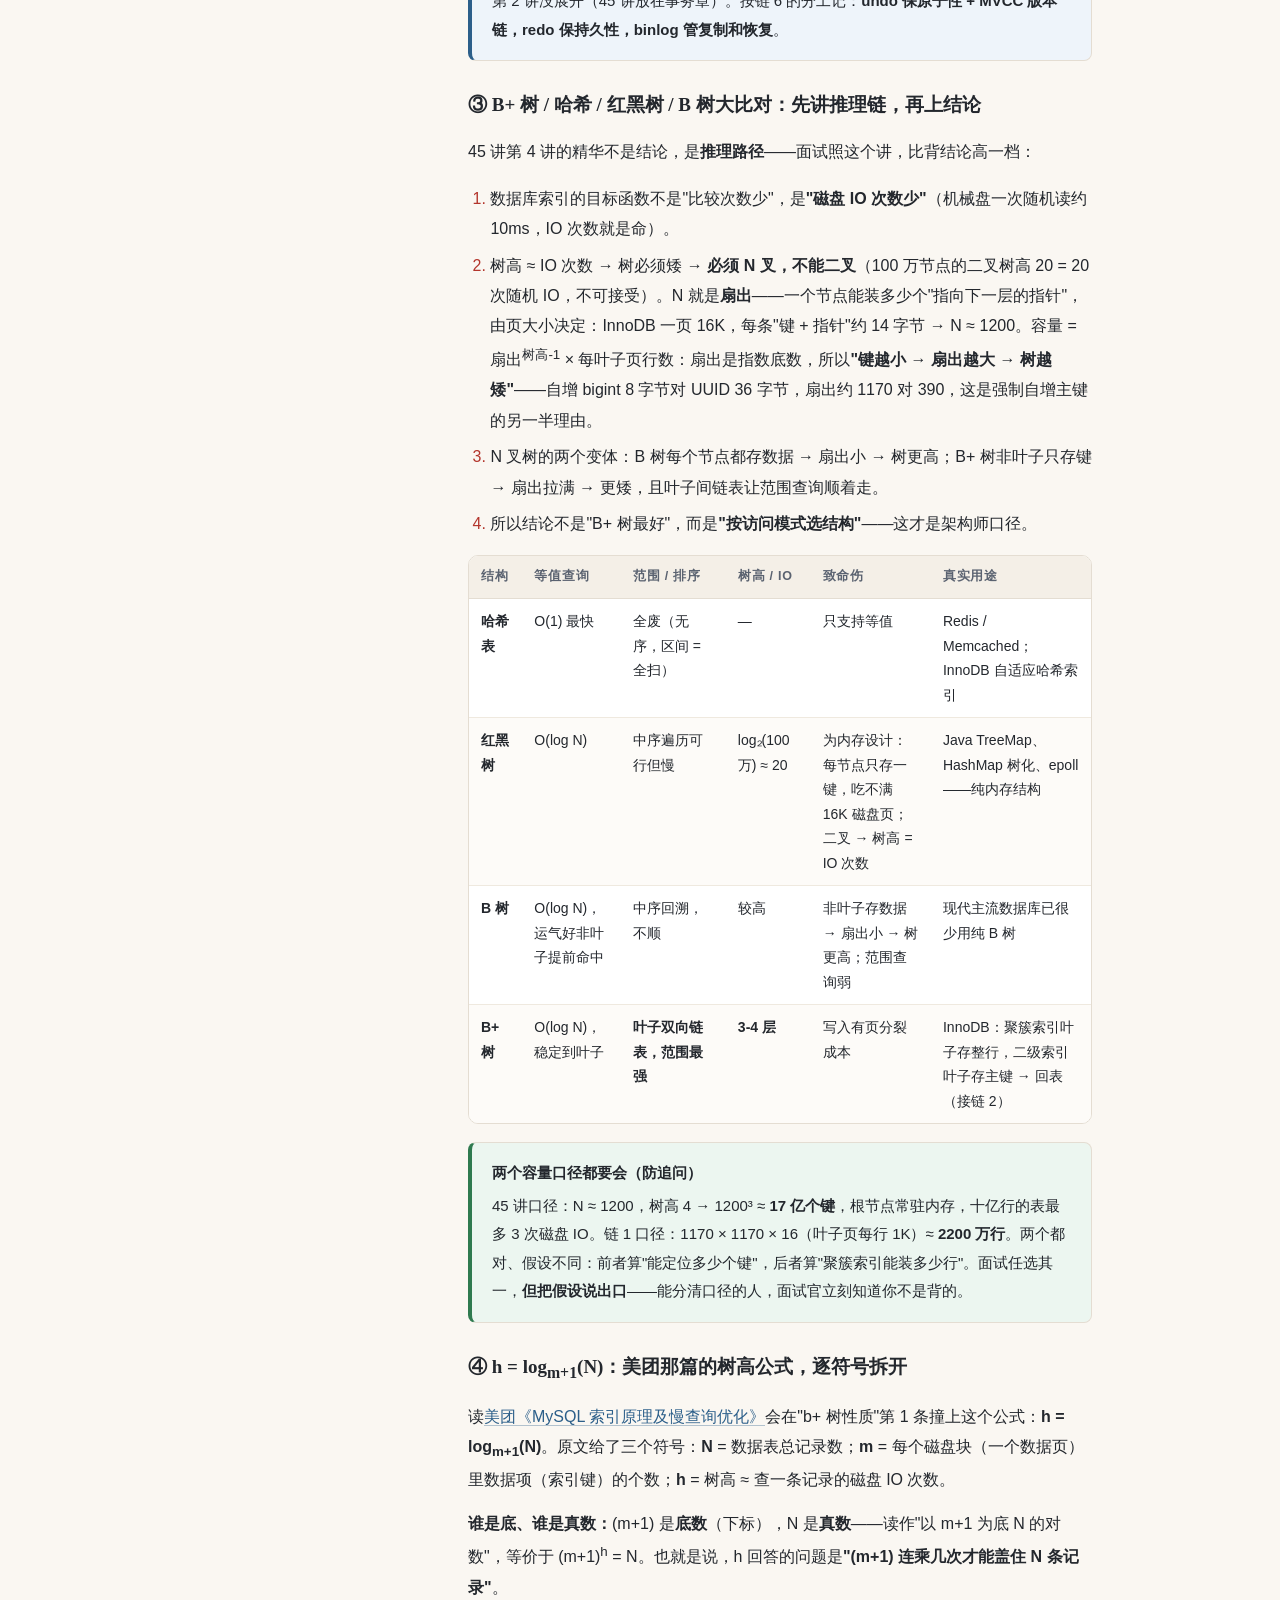
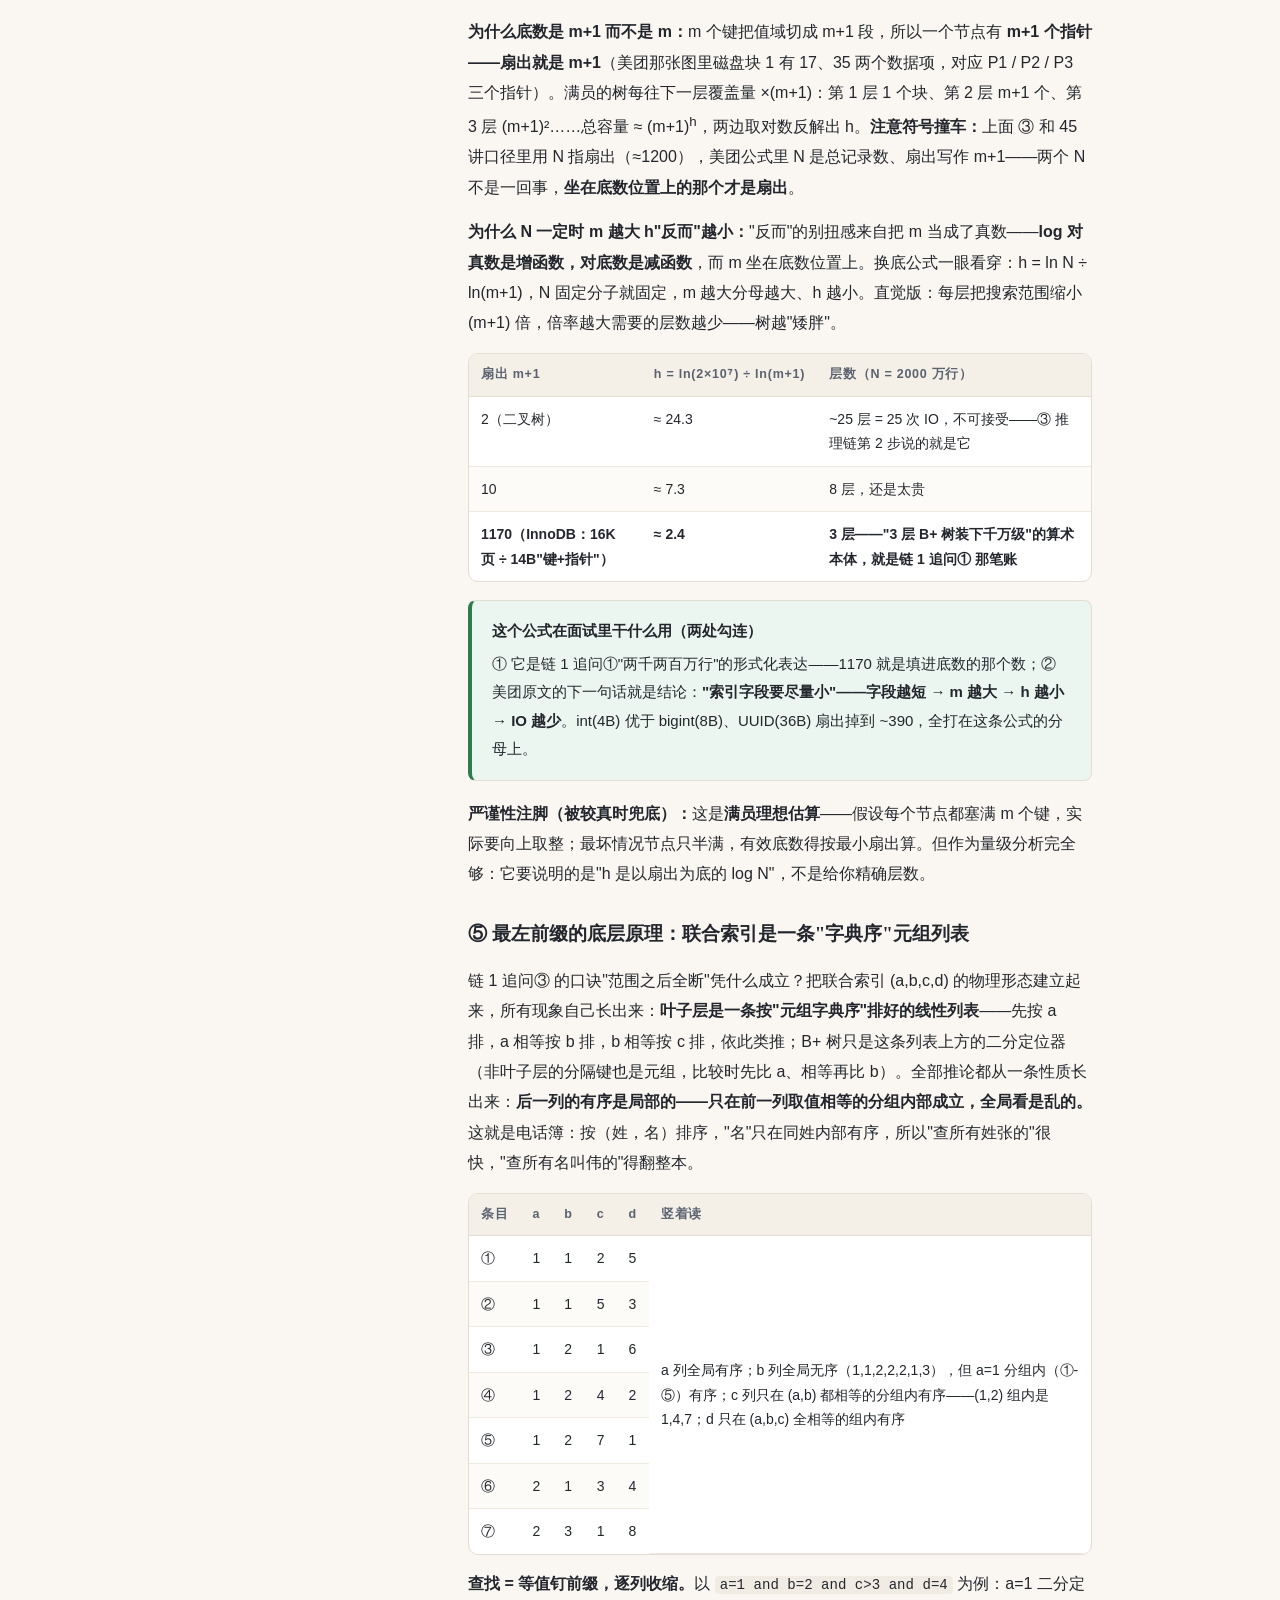
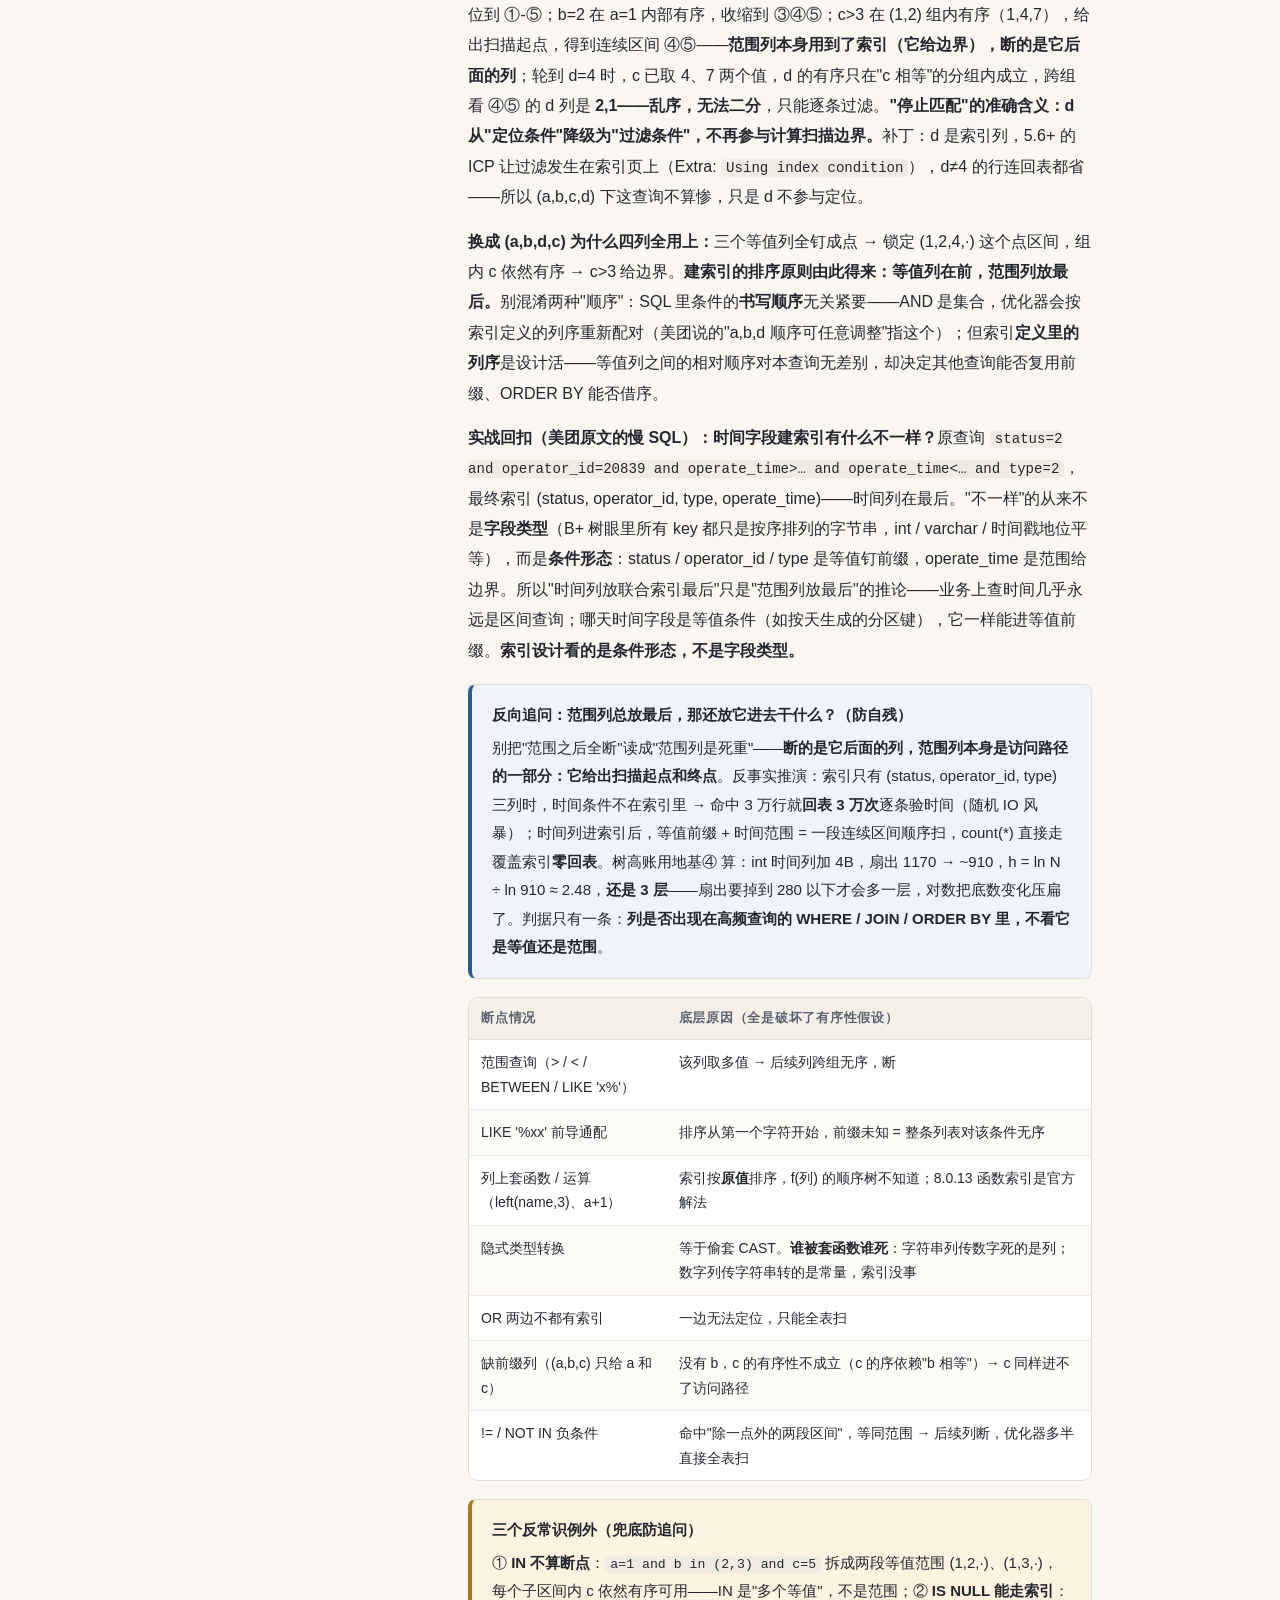
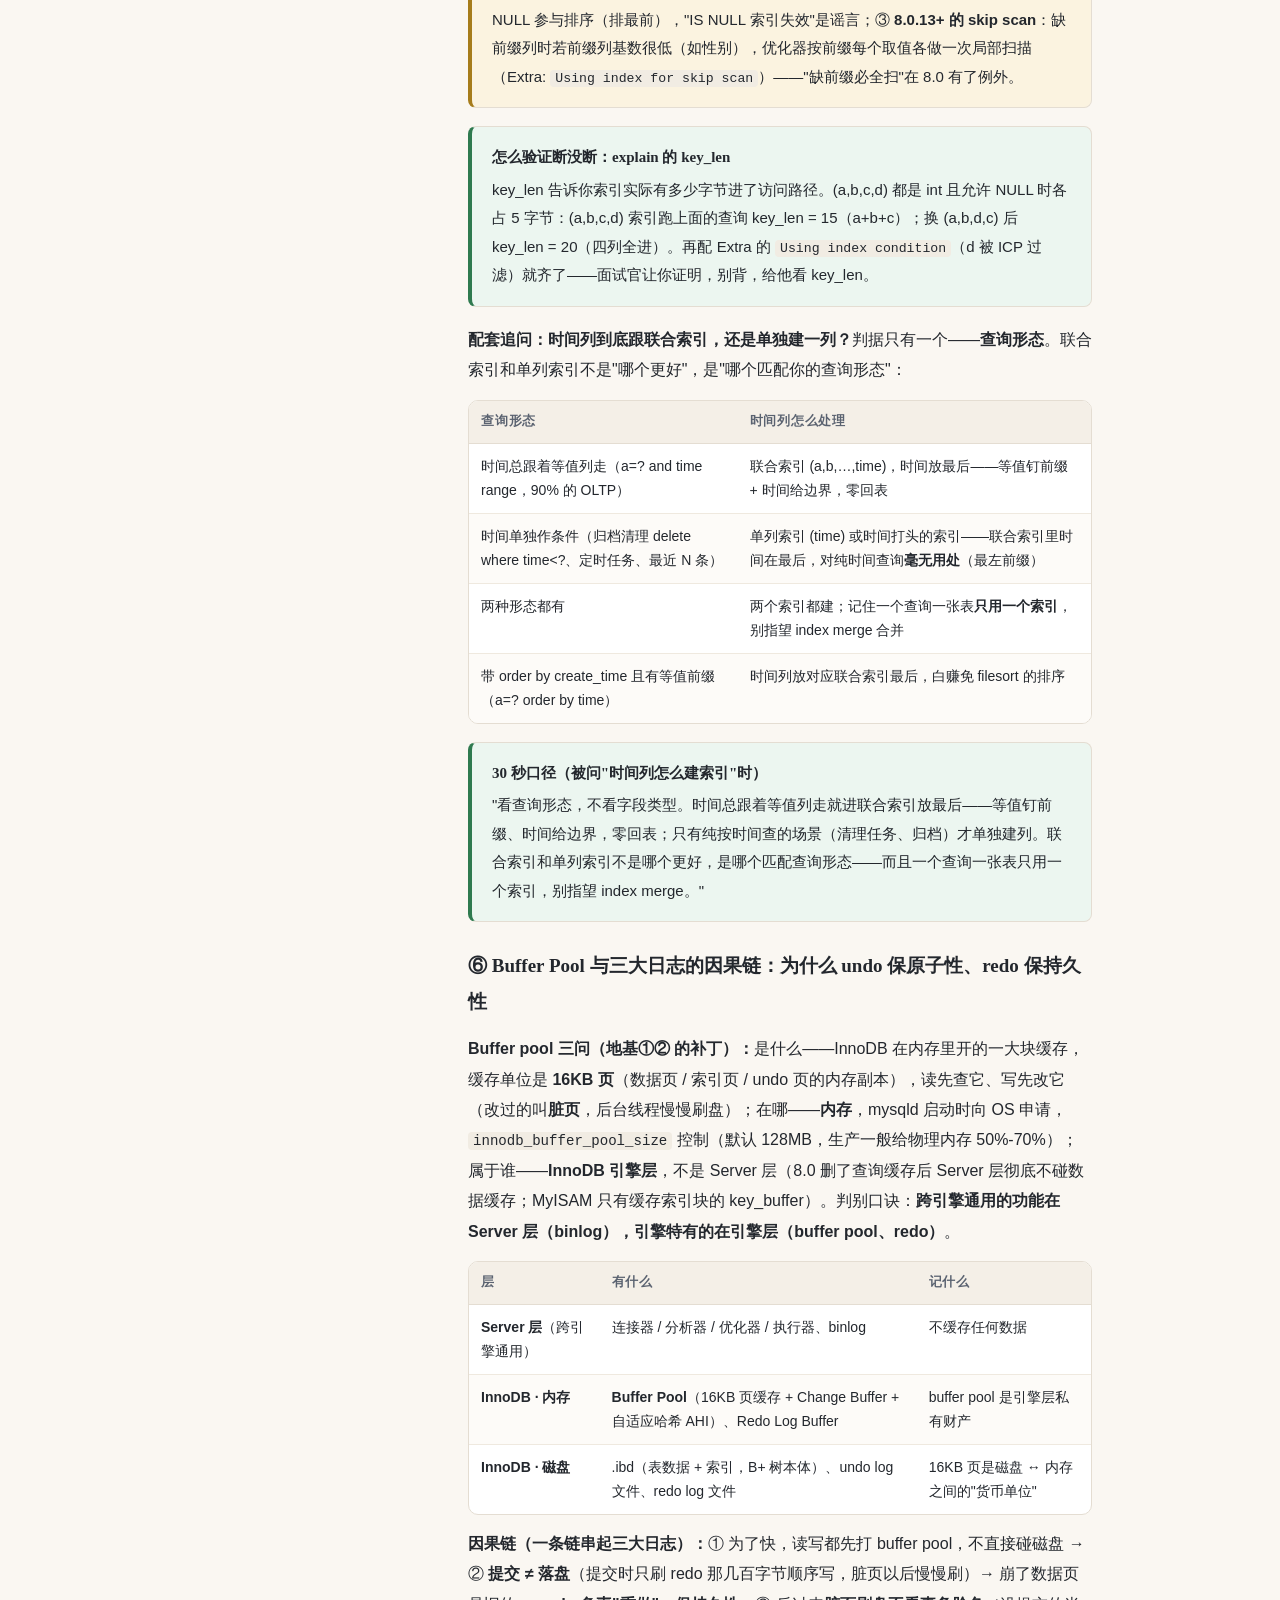
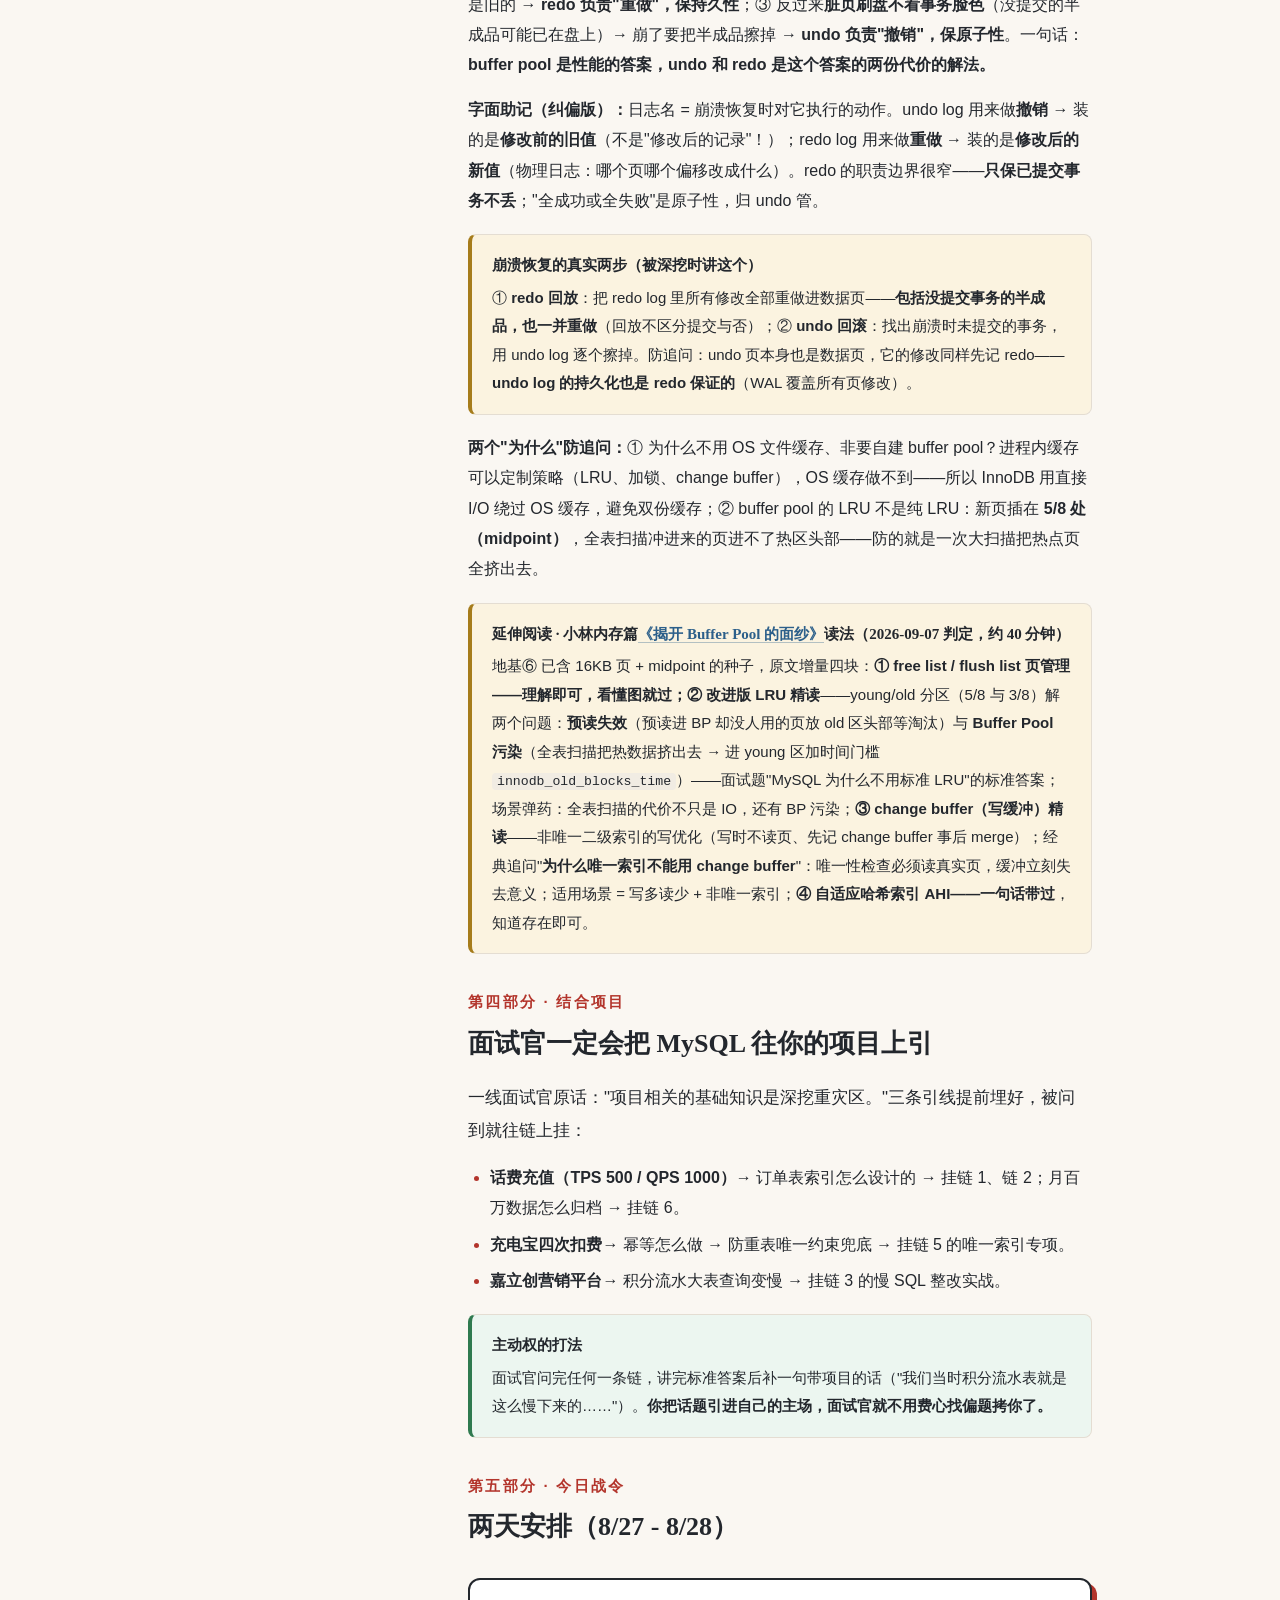
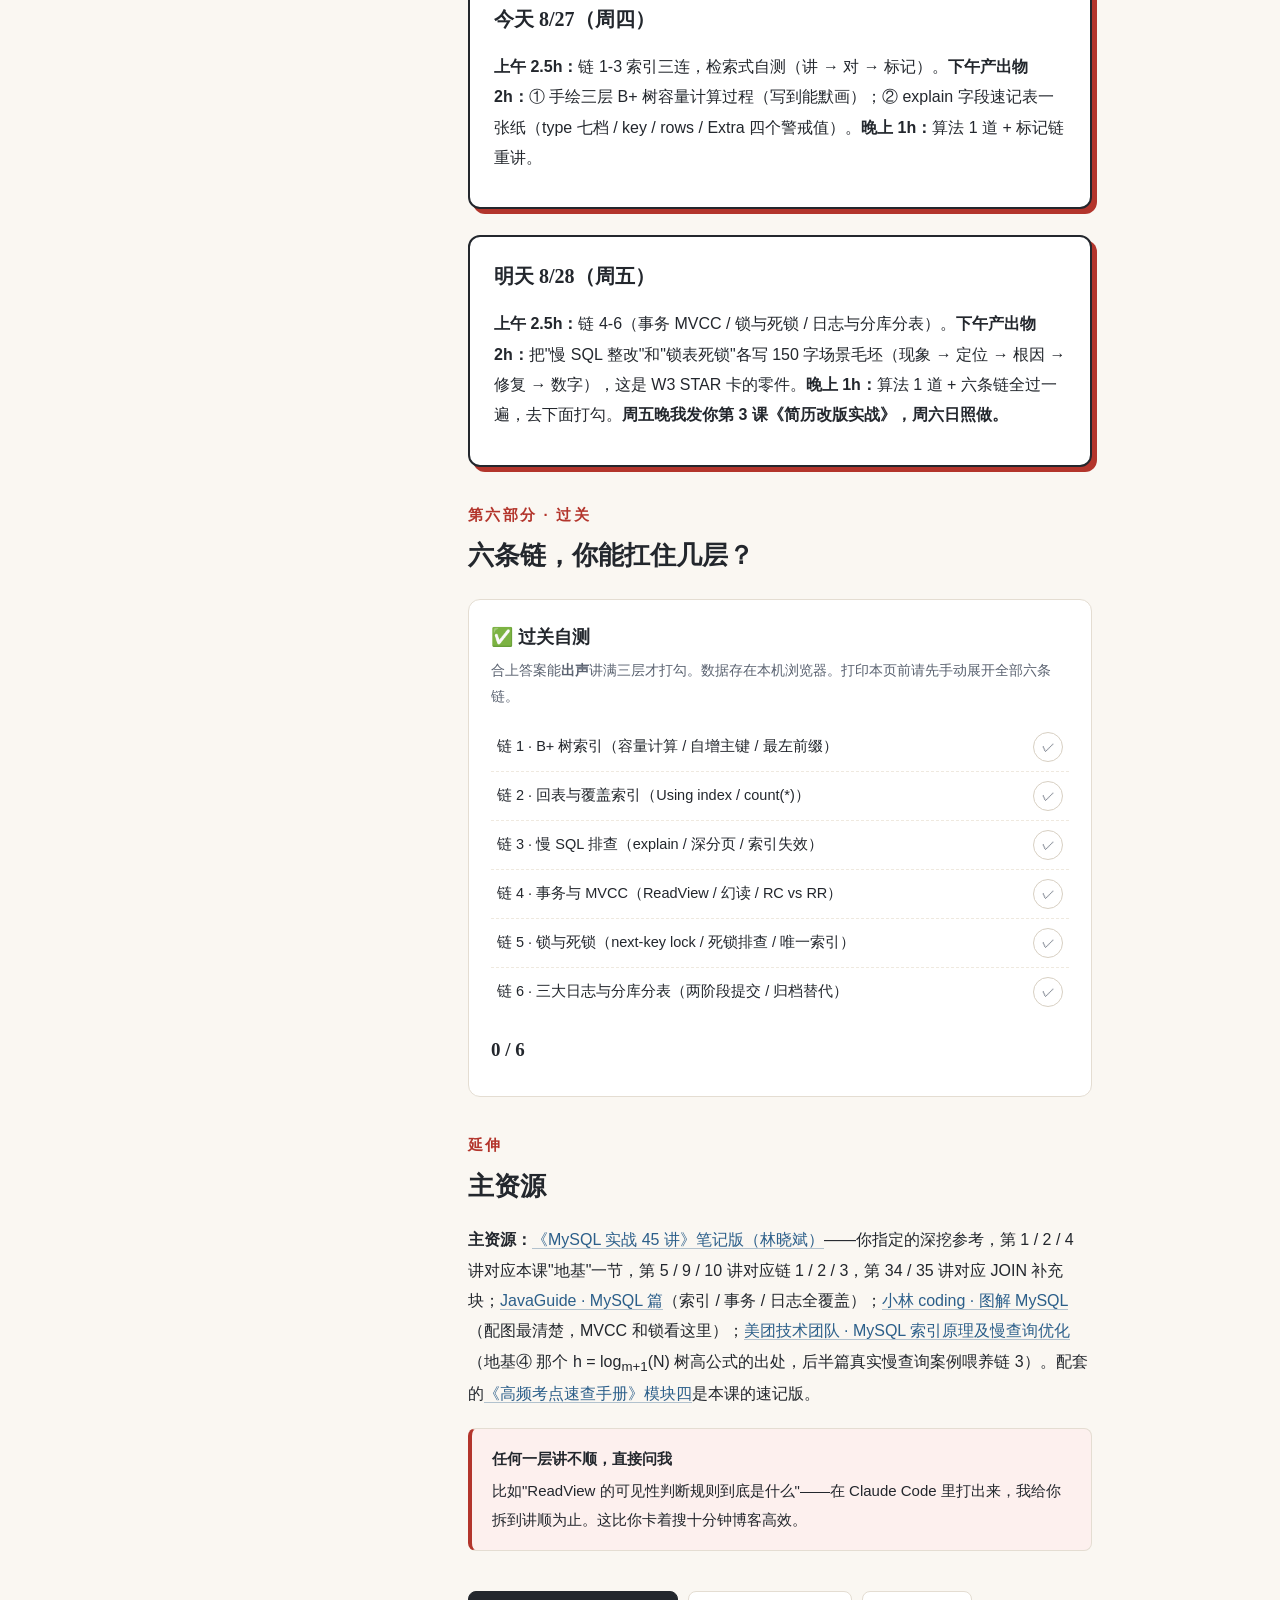
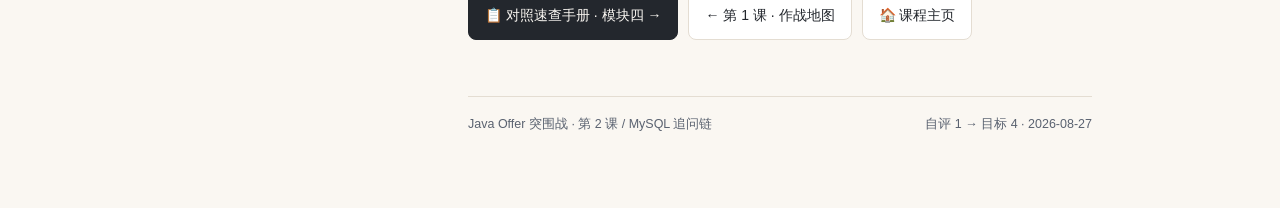
<file: lessons/0002-mysql-follow-up-chains.html>
<!DOCTYPE html>
<html lang="zh-CN">
<head>
<meta charset="UTF-8">
<meta name="viewport" content="width=device-width, initial-scale=1.0">
<title>第 2 课 · MySQL 追问链</title>
<link rel="icon" href="../assets/favicon.svg" type="image/svg+xml">
<link rel="stylesheet" href="../assets/style.css">
<script src="../assets/theme.js"></script>
<script src="../assets/nav.js"></script>
</head>
<body>
<div class="page">

  <div class="kicker">Java Offer 突围战 · 第 2 课 · W1 八股主线</div>
  <h1>MySQL 追问链</h1>
  <p class="subtitle">六条链，每条 = 一层答案 + 预判的二三层追问。目标不是"学会 MySQL"，是把你已有的实战接到面试的拷问管线上。</p>
  <div class="meta-badges">
    <span class="badge red">自评 1 → 目标 4</span>
    <span class="badge">8/27 - 8/28 · 两天</span>
    <span class="badge">市场权重 ★★★（必考 + 必结合项目）</span>
    <span class="badge gold">方法：检索式自测，不是看</span>
  </div>

  <hr class="rule">

  <!-- ==================== 一、怎么啃这课 ==================== -->
  <section>
    <h2><span class="no">第一部分 · 方法</span>这课怎么用（先看这个，否则白学）</h2>
    <p class="lead">你的 MySQL 自评是 1，但档案里有慢 SQL 集中整改、锁表死锁、月百万级归档的实战——<b>缺的不是知识，是"被追问时的调取用速度"</b>。所以这课的用法是检索式自测，不是阅读：</p>
    <div class="flow">
      <div class="step"><b>① 盖住答案讲 30 秒</b>每条链只看题干，<b>出声讲</b>（不是脑子里过——脑子里觉得会，嘴上全卡壳）。</div>
      <div class="step"><b>② 翻开对答案</b>讲错或讲不出的那一层，标记。标记的链才是今天的主角。</div>
      <div class="step"><b>③ 晚上回看错链</b>只看标记的，每条再讲一遍。讲顺了才睡。</div>
      <div class="step hot"><b>④ 明天二次过堂</b>六条全过完一遍后，能讲满三层的去页面底部打勾——六勾齐了，回第 1 课把 MySQL 自评从 1 改成 3+。</div>
    </div>
    <div class="callout">
      <span class="ttl">为什么必须出声</span>
      面试是口语考试。同样的内容，"看懂了"和"能在 30 秒内结构清楚地讲出来"之间隔着三次练习。这课的每一层答案都按"可以直接说出口"的篇幅写的——照这个密度练。
    </div>
  </section>

  <!-- ==================== 二、六条追问链 ==================== -->
  <section>
    <h2><span class="no">第二部分 · 正课</span>六条追问链</h2>
    <p class="lead">点击展开。先看题 → 盖住 → 出声讲 → 再对答案。<b>黄色"你的实战锚点"</b>是讲完标准答案后主动带出来的加分动作。</p>

    <details class="q-item f3">
      <summary><span class="stars">★★★</span> <span class="q-text">链 1 · MySQL 索引为什么用 B+ 树，不用哈希 / 红黑树 / B 树？</span></summary>
      <p class="q-hook"><b>一层：</b>哈希索引只支持等值查询，范围、排序、模糊全废；红黑树是二叉树，数据量大了树太高，每层一次磁盘 IO 扛不住；B 树非叶子节点也存数据，单页能放的索引项少；B+ 树非叶子只存"键 + 页指针"，单页扇出大 → 树矮胖（千万级只要 3 层），且叶子节点是双向链表，天然支持范围查询和排序。</p>
      <p class="q-hook"><b>追问①：3 层 B+ 树到底能存多少行？算给我看。</b><br>页大小 16K；非叶子页一个"键 + 指针"约 14 字节（bigint 8B + 指针 6B），单页扇出约 1170；叶子页按每行 1K 算存 16 行 → 1170 × 1170 × 16 ≈ <b>两千两百万行</b>。且根节点常驻内存，实际磁盘 IO 只有 1-2 次。——能算出这个数字的人，全场面试不超过三个。</p>
      <p class="q-hook"><b>追问②：为什么所有规范都强制自增主键？用 UUID 会怎样？</b><br>一句话：聚簇索引的数据按主键顺序存放，<b>插入位置由主键决定</b>。自增 = 永远追加到最右页：写满就申请新页、旧页不动、写盘是顺序写。UUID = 插进中间的随机页，引发<b>三步灾难</b>：<b>① 页分裂</b>——目标页满了要劈：申请新页、搬走一半行、改链表、父页加指针（父页满了级联再劈）；<b>② 页碎片</b>——一个满页变两个半满页，长期下来叶子页平均只装五六成满：表膨胀、范围扫描读更多页、buffer pool 一半装空气；<b>③ 随机 IO</b>——目标页随机 → 大概率不在 buffer pool，先随机读进内存再随机写回；磁盘层面从文件末尾追加写变成散布全文件的随机写。外加扇出那一刀：UUID 36 字节 → 扇出从 ~1170 掉到 ~390（见地基节），树更高；且二级索引叶子存主键值，<b>每一棵二级索引</b>都跟着变大。<em>再追一层（防身）：非唯一二级索引的随机写入，InnoDB 有 change buffer 缓解——修改先缓存，页被读进内存时再合并（45 讲第 9 讲）。</em></p>
      <p class="q-hook"><b>追问③：联合索引 (a,b,c)，where b=? 走不走索引？where a=? and b&gt;? and c=? 呢？</b><br>前者不走——索引内部是先按 a 排、a 相同再按 b 排，没有 a，b 在整棵树里无序，只能全扫（MySQL 5.6+ 可能走 ICP 索引下推做引擎层过滤，但那不是"用索引定位"）。后者：c 用不上——b 是范围条件，b 之后 c 无序。<b>口诀：范围之后全断。</b>——底层原理（字典序元组 + 完整断点清单 + key_len 验证法）见地基⑤。</p>
      <p class="q-hook"><b>追问④：自增主键暴露出去，竞品不就能算出你的业务量吗？</b><br>这叫<b>德国坦克问题</b>——竞品隔一周下两单，订单号一减就是你这周的单量。正解不是"不用自增主键"，而是<b>分层：自增主键当里子，业务编号当面子</b>。① 物理主键照旧自增 bigint（阿里规约强制：表必备 id unsigned bigint、单表自增）——吃满聚簇索引收益，且永不离开数据库；② 对外暴露的业务编号用"全局唯一 + 趋势递增 + 不含业务量"的方案：雪花 ID / 有序 UUID（8.0 的 <code>uuid_to_bin(@uuid, true)</code>）/ 淘宝式"时间 + 去重字段 + 用户尾号"（真实订单号 19 位、前 14 位单调递增）；③ 小系统偷懒路线：内部自增 + 出站混淆（Feistel 加密 / Hashids）。面试组合拳：<b>"自增主键只做物理主键，对外业务编号趋势递增但不含业务量——前者保 B+ 树插入性能，后者防德国坦克问题。"</b></p>
    </details>

    <details class="q-item f3">
      <summary><span class="stars">★★★</span> <span class="q-text">链 1 补充 · MySQL 有哪些类型的索引？（先分维度再枚举）</span></summary>
      <p class="q-hook"><b>答法骨架：</b>"分三个维度——按物理存储、按逻辑用途、按数据结构。"先给骨架再展开，结构化本身就是分。</p>
      <p class="q-hook"><b>① 按物理存储（InnoDB 最核心）：</b><b>聚簇索引</b>叶子存整行，一张表只有一棵（数据只能按一种顺序物理存放），就是主键那棵 B+ 树——字典的正文，目录和内容长在一起；<b>二级索引</b>叶子存"索引列 + 主键值"，可以很多棵，查整行要回表——部首检字表查到的只是页码，还得翻回正文。没主键时 InnoDB 选第一个非空唯一索引顶上，都没有就生成 6 字节隐藏 row_id——这就是"表必须有主键"的底层原因。对照组：MyISAM 没有聚簇索引，叶子存数据行的磁盘地址，次次回表——<b>聚簇 = 数据跟着索引走</b>。</p>
      <p class="q-hook"><b>② 按逻辑用途：</b>主键 / 唯一（允许 NULL；接链 5：等值命中时 next-key 退化为记录锁，并发更高）/ 普通 / 联合（最左前缀说的就是它）/ 前缀（长字符串只索引前 N 字符，省空间但不能用于排序）。注意：<b>覆盖索引不是类型，是用法</b>——查询列全在索引里就免回表（接链 2）。</p>
      <p class="q-hook"><b>③ 按数据结构：</b>B+ 树默认全能（本课全部地基）；哈希——Memory 引擎默认，等值 O(1) 范围全废，InnoDB 还有个不可控的<b>自适应哈希索引 AHI</b>（热点页自动建哈希，提一嘴是加分）；全文 FULLTEXT——倒排思路（词 → 文档列表），5.6 起 InnoDB 支持，5.7.6 内置 ngram 才真正支持中文；空间 R-Tree——地理位置 GIS，5.7 起。</p>
      <p class="q-hook"><b>④ 版本线（证明你用的是 2026 年的 MySQL）：</b>5.6 → ICP 索引下推（链 1 追问③那个）；5.7 → 生成列（给生成列建索引 = 变相函数索引）；8.0 → 真正的<b>降序索引</b>（5.7 写了语法会被悄悄忽略）、<b>不可见索引</b>（想删索引又怕出事？先设 invisible 观察一阵 = 影子删除）、<b>函数索引</b>（8.0.13，"列上套函数索引失效"这条有了官方解法）、<b>多值索引</b>（8.0.17，给 JSON 数组建）。</p>
      <p class="q-hook"><span class="you">你的实战锚点：慢 SQL 整改经历 + "下线索引前先设 invisible 观察"——把 8.0 新特性和你的真实治理动作绑在一起讲，非常像干过活的。</span></p>
    </details>

    <details class="q-item f3">
      <summary><span class="stars">★★★</span> <span class="q-text">链 2 · 什么是回表？怎么避免？</span></summary>
      <p class="q-hook"><b>一层：</b>二级索引的叶子节点只存"索引列 + 主键值"。查到之后还要拿主键去聚簇索引把整行捞出来——这一趟额外的查找叫回表。</p>
      <p class="q-hook"><b>追问①：什么是覆盖索引？</b><br>查询要的所有列都在索引里，不用回表，explain 的 Extra 显示 <b>Using index</b>。实战动作：高频查询把返回列设计进联合索引。但补一句权衡：索引越宽，写入维护成本和回表收益要一起算——这句话出口，面试官知道你不是背书的。</p>
      <p class="q-hook"><b>追问②：select count(*) 走什么索引？InnoDB 为什么不缓存总行数？</b><br>优化器会选<b>最小的那棵二级索引</b>扫（页数少、更便宜）。不缓存行数是因为 MVCC——同一时刻不同事务"可见的行数"不一样，缓存没有定义。对比：MyISAM 没事务，所以可以缓存。</p>
      <p class="q-hook"><span class="you">你的实战锚点：话费充值平台 TPS 500 的订单查询——哪些查询走覆盖索引、哪些必须回表，讲链 3 整改故事时顺手带上。</span></p>
    </details>

    <details class="q-item f3">
      <summary><span class="stars">★★★</span> <span class="q-text">链 2 补充 · 业务键不暴露后，C 端查询是不是必然回表？</span></summary>
      <p class="q-hook"><b>先纠一个概念：</b>覆盖索引 ≠ "走主键查询"。它的定义是<b>"SELECT 的列全在你用的那棵索引里 → 免回表"</b>，和用哪个键查无关——<code>select status, amount from orders where order_no=?</code> 配上索引 (order_no, status, amount) 照样覆盖。</p>
      <p class="q-hook"><b>单行回表的成本账：</b><code>select * where order_no=?</code> 确实回表，但多走的聚簇树 3 层里根和第二层常驻 buffer pool，实际多约 1 次页访问 ≈ 微秒级——用微秒换业务量不泄露，全行业都这么选。<b>回表真正的灾难是范围查询命中几万行、每行回表一次</b>（随机 IO 风暴）——这也是优化器"回表比例太高干脆全表扫"的原因。</p>
      <p class="q-hook"><b>按查询形态分开处理：</b>① 详情页（where order_no=? 单行）——接受回表，没人优化这个；② 列表页（C 端"我的订单"，条件其实是 user_id）——联合索引把"过滤列 + 展示列"包进去（如 user_id, status, amount, create_time），覆盖索引免回表；③ 极端场景——趋势递增的业务号直接当聚簇主键（淘宝订单号形态），业务键查询 = 聚簇查询零回表，代价是业务字段与物理存储耦合。</p>
      <p class="q-hook"><b>30 秒面试版：</b>"物理主键自增但不外露，对外业务编号走唯一二级索引。单行查询回表是微秒级，可忽略；列表查询用覆盖索引把展示列包进索引，免回表；极端场景才把趋势递增的业务号当聚簇主键。"</p>
    </details>

    <details class="q-item f3">
      <summary><span class="stars">★★★</span> <span class="q-text">链 2 补充 · JOIN 一定会回表吗？小表驱动大表是什么原理？</span></summary>
      <p class="q-hook"><b>JOIN 里的回表发生在哪：</b>JOIN = 嵌套循环（NLJ），驱动表每行 → 去被驱动表查一次。被驱动表用<b>主键</b>关联（eq_ref）= 直接走聚簇索引拿整行，没有回表概念；用<b>二级索引</b>关联时，判定规则和单表一样——要的列在索引里就覆盖，不在才回表。JOIN 里写 select * 是自杀行为。</p>
      <p class="q-hook"><b>小表驱动大表（成本公式）：</b>总成本 ≈ 驱动表过滤后行数 × 被驱动表单次查询成本。被驱动表关联字段有索引时，单次成本是一次 3 层树查找、与表多大无关，所以让<b>过滤后行数少</b>的表当驱动——注意是"过滤后行数少"，不是物理表小：1000 万行的表过滤到 100 行，它就是"小表"。</p>
      <p class="q-hook"><b>没索引时规则不变、原因变了：</b>无索引走 BNL——驱动表装进 join buffer，扫被驱动表在内存逐行比对，小表当驱动是为了 buffer 装得下（装不下要分段重扫大表）；8.0.18+ 等值 JOIN 默认 Hash Join，同样是小表进内存建哈希。<b>有索引为循环次数，无索引为内存占用，别混着背。</b></p>
      <p class="q-hook"><b>真要回整行时的四层武器：</b>① <b>MRR / BKA</b>（5.6+）：二级索引查出一批主键先排序再回表，随机 IO 变近似顺序 IO——次数没变，每次都便宜；② <b>延迟关联</b>（链 3 深分页同款）：先覆盖索引翻页拿 ID，再回表取这一页详情——回表次数从 N 压到一页大小；③ 执行顺序：小表驱动 + Hash Join；④ <b>架构层</b>：要 join 四张表、每张十几列还带模糊搜的列表查询，正确答案是搬出 MySQL（ES / 读模型），不是硬刚。</p>
      <p class="q-hook"><b>谁决定驱动顺序：</b>优化器按统计信息自动选，explain 第一行就是驱动表；选错了（统计过期常见）先 <code>analyze table</code>，还不行用 <code>straight_join</code> 强制（慎用，写死不自适应）。口诀收拢：<b>回表优化只有两条路——减少回表次数，或让每次回表更便宜；都走不通，说明这个查询不该在 OLTP 里跑。</b></p>
    </details>

    <details class="q-item f3">
      <summary><span class="stars">★★★</span> <span class="q-text">链 3 · 线上接口慢了，怀疑是 SQL，你的排查路径？</span></summary>
      <p class="q-hook"><b>一层：</b>四步走：① 慢查询日志（long_query_time）+ 监控定位到具体 SQL；② <b>explain</b> 看执行计划——type 至少到 range（ALL = 全表扫描，立刻报警）、key 是实际走的索引、rows 是扫描行数、Extra 警惕 Using filesort / Using temporary；③ 对症下药：缺索引补索引、改写 SQL（拆复杂 JOIN / 覆盖索引 / 延迟关联）、热点上缓存；④ 验证：对比优化前后 rows 和耗时，灰度观察。<b>"定位 → 量化 → 对症 → 验证"这八个字是骨架，先说骨架再展开。</b></p>
      <p class="q-hook"><b>追问①：深分页 limit 1000000, 10 为什么慢？怎么优化？</b><br>要扫出前 100 万 + 10 行再丢掉前 100 万。两种改法：游标式 <code>where id &gt; 上页最大id limit 10</code>（聚簇索引范围扫，最快）；或延迟关联——先用覆盖索引只查出 10 个 id，再回表取整行。</p>
      <p class="q-hook"><b>追问②：明明有索引，explain 却没走，有哪些可能？</b><br>失效清单一口气背：列上做函数或运算；隐式类型转换（varchar 列传了数字）；like 前导 %；OR 两边不都有索引；不满足最左前缀；优化器估算全表反而更快（表太小 / 回表比例太高）。最后一项的解法：<code>analyze table</code> 更新统计信息，或 <code>force index</code> 强制验证。</p>
      <p class="q-hook"><span class="you">你的实战锚点（王牌，讲完链路主动带）："我在嘉立创做过一轮慢 SQL 集中整改——复杂 SQL 拆分 + 索引调整 + 热点上缓存。"今晚把这个故事的三件事各回忆一个具体例子：哪张表、什么现象、改完快了多少。</span></p>
    </details>

    <details class="q-item f3">
      <summary><span class="stars">★★★</span> <span class="q-text">链 3 补充 · EXPLAIN 输出怎么逐列解读？（拿美团真实执行计划练手）</span></summary>
      <p class="q-hook"><b>四看法（别逐列背）：</b>① <b>id 看执行顺序</b>——id 大的先执行，id 相同从上往下，NULL（union result）最后；<code>&lt;derived2&gt;</code> 的意思是"id=2 的查询造出来的临时表"。② <b>type 看访问方式</b>——system &gt; const &gt; eq_ref &gt; ref &gt; range &gt; index &gt; ALL，<b>至少 range，见 ALL 报警</b>；eq_ref = 主键等值关联（一次一行），ref = 非唯一索引等值。③ <b>key / key_len / ref 看索引用量</b>——possible_keys 是候选、key 是实际选中（NULL = 没用索引）；key_len 是进访问路径的字节数（地基⑤ 的断点验证器）；ref 是索引列在和谁比（const 常量 / 前表列）。④ <b>rows + Extra 看成本</b>——rows 是预估扫描行数，"绝大部分 rows 小的语句执行一定很快"（美团原话），优化 SQL 很大程度就是优化 rows；Extra 警惕 Using filesort / Using temporary，加分 Using index（覆盖免回表）/ Using index condition（ICP）。</p>
      <p class="q-hook"><b>练手一（stage_poi 的真实执行计划）：</b><code>type: ALL | key: NULL | rows: 3613155</code> → 翻译：全表扫 361 万行只为找 951 行——病不在 SQL 写法，在<b>没有可用索引</b>。</p>
      <p class="q-hook"><b>查询执行顺序（两层答案都备着）：</b>① <b>逻辑顺序</b>（子句求值次序）：FROM/JOIN → ON → WHERE → GROUP BY → HAVING → SELECT → DISTINCT → ORDER BY → LIMIT——解释了 WHERE 为什么不能用 SELECT 的别名；② <b>物理顺序</b>（MySQL 怎么跑）：连接器 → 分析器 → <b>优化器（EXPLAIN 展示的就是它的产出）</b> → 执行器调引擎逐行取数，多表 JOIN 走嵌套循环、EXPLAIN 第一行就是驱动表（地基①）。</p>
      <p class="q-hook"><b>stage_poi 案例复盘：两个低区分度字段凭什么联合索引就解决了？</b>数据分布：accurate_result 只有 3 个值（-1/0/1）、sync_status 只有 2 个值，单列区分度都低得可怜——按区分度公式看"好像无法优化"。三层破局：① <b>区分度是单列的尺子，索引价值看组合命中集</b>——两列各自低基数 ≠ 组合后命中集大；② <b>业务沟通改变数据分布认知（第 4 步是关键动作）</b>——业务每 5 分钟扫一批、处理完把 sync_status 置 1，任意时刻未处理工作集只有千级，300 多万行是处理完的死数据；<b>业务保证了不平衡 → 小工作集 → 索引稳赚</b>；③ <b>联合索引让两条件都变定位条件</b>——(accurate_result, sync_status) 上前者等值钉前缀、后者 IN(0,2,4) 是三个等值范围（<b>IN 不算断点</b>，地基⑤ 例外①），两步定位圈出 ~1000 行：扫描量 361 万 → 千级，6.22s → 0.20s（30 倍）。<b>为什么单列索引不够：</b>accurate_result=1 命中 97 万行，单列索引要逐行回表验 sync_status，回表比例太高优化器干脆放弃索引回全表扫（呼应链 2 补充的优化器行为）；联合索引把过滤全压进索引，命中集直接缩到千级。</p>
      <p class="q-hook"><b>收拢判据：</b>区分度 0.1 的经验值是单列快速筛查的启发式，不是定律——真正的问题只有一个：<b>"这个 WHERE 最终剩多少行"，剩得少就值得索引定位，哪怕每列都是低基数。</b>金句兜底（美团原文结尾）："任何数据库层面的优化都抵不上应用系统的优化"——这个案例的优化信息一半来自数据，一半来自业务。</p>
      <p class="q-hook"><span class="you">你的实战锚点：和你的慢 SQL 集中整改互为印证——能说出"我们当时也是先看数据分布、再问业务处理节奏"这种话，面试官就知道你真做过"找业务方沟通"这一步，而不是只会 explain。</span></p>
    </details>

    <details class="q-item f3">
      <summary><span class="stars">★★★</span> <span class="q-text">链 4 · 四个隔离级别？InnoDB 默认哪个？MVCC 怎么实现的？</span></summary>
      <p class="q-hook"><b>一层：</b>读未提交 / 读已提交 / 可重复读 / 串行化，分别对应脏读、不可重复读、幻读三个问题。InnoDB 默认 <b>RR（可重复读）</b>。</p>
      <p class="q-hook"><b>追问①：MVCC 怎么实现 RR？</b><br>每行有两个隐藏列：最近修改它的事务 id（trx_id）和回滚指针（roll_pointer），沿指针在 undo log 里串出<b>版本链</b>。事务第一次快照读时生成 <b>ReadView</b>（当前活跃事务列表 + 高低水位），沿版本链找"对本事务可见"的那个版本。关键差异：<b>RC 每条快照读都新建 ReadView，RR 复用第一次的</b>——这就是"可重复读"三个字的实现。</p>
      <p class="q-hook"><b>追问②：RR 到底解没解决幻读？</b><br>分两种读答：<b>快照读</b>靠 MVCC 解决；<b>当前读</b>（update / delete / select for update）靠 next-key lock 解决。陷阱题：先快照读、再当前读，仍可能看到别的事务新插入的行——因为当前读读的是最新版本。能主动讲出这个陷阱，RR 这题就封顶了。</p>
      <p class="q-hook"><b>追问③：为什么很多大厂规范反而强制 RC + row 格式 binlog？</b><br>RC 下基本没有间隙锁 → 并发度更高、死锁概率更低；主从一致性由 row 格式 binlog 兜底。RR 的间隙锁很大程度是 statement 格式 binlog 时代的历史包袱。这一层答出来 = 你理解设计动机，不只是背行为。</p>
    </details>

    <details class="q-item f3">
      <summary><span class="stars">★★★</span> <span class="q-text">链 4 补充 · 脏读 / 不可重复读 / 幻读到底差在哪？电商里长什么样？</span></summary>
      <p class="q-hook"><b>统一框架：三个都是"同一事务内两次读结果不一致"，按两个维度区分——别人干了什么 × 你读的对象。</b>脏读：读到别人<b>没提交</b>的版本（危害：这版本可能回滚，从未真正存在）；不可重复读：<b>同一行</b>被已提交事务 UPDATE/DELETE，两次读<b>值变了</b>；幻读：<b>同一范围条件</b>被已提交事务 INSERT 新行，两次读<b>行数变了</b>。"未提交"的界定单位是<b>版本</b>（每个版本头上盖着 trx_id 戳），不是"同一行"或"范围"——点查和范围扫都可能脏读。</p>
      <p class="q-hook"><b>幻读 ≈ 范围版的不可重复读</b>，SQL 标准里两者定义本来就挨着；分开定义是因为<b>成因不同 → 解法不同</b>：防不可重复读，锁住那一行就够（记录锁）；防幻读，锁行没用——你要防的行"还不存在"，锁不住不存在的东西，只能锁<b>间隙</b>。<b>这就是间隙锁 / next-key lock 存在的根本理由</b>（桥接链 5）。</p>
      <p class="q-hook"><b>电商事故形态（被问"实际场景"时讲）：</b>不可重复读 → 库存超卖（check-then-act：<code>select stock=1</code> → 判断 → <code>update</code>，两个事务都读到 1 都通过）、支付回调 vs 超时取消竞态（按旧状态把已支付订单取消了）；幻读 → <b>防重插入</b>（<code>select count(*)=0</code> → insert，RR 快照读互相看不见对方的未提交插入 → 重复扣费 / 重复下单）、秒杀优惠券多发、结算批处理对不上。<b>关键认知：MVCC 保护"读的一致性"，保护不了"先查再写"的业务动作</b>——check 是快照读、act 是写，两个事务各看各的旧世界。</p>
      <p class="q-hook"><b>三板斧（对应三类事故的工程解）：</b>① check 变<b>当前读</b>（<code>select ... for update</code>：加锁 + 读最新版本）；② check+act 合并成<b>一条原子 SQL</b>（<code>update ... where stock&gt;0</code>，判断和扣减同一语句完成）；③ <b>唯一约束兜底</b>——insert 的唯一性检查是当前读语义，直接撞索引最新记录，第二个 insert 报 duplicate key。</p>
      <p class="q-hook"><b>金句（加分点）：</b>"幻读在生产事故报告里从来不叫幻读——它叫<b>超卖</b>、叫<b>重复扣费</b>、叫<b>对账不平</b>。"案例：火山引擎生鲜秒杀超卖 287 单复盘（根因：回调重试无幂等 + 行锁超时 + Redis/DB 不一致；防护三原则：幂等 / 事务闭环 / 缓存不替库）——链接在<a href="../resources.html">资源库 · 事务与 MVCC 阅读包</a>。</p>
      <p class="q-hook"><span class="you">你的实战锚点（直接勾连）：充电宝四次扣费就是"防重插入"场景——你们的修复（防重表 + 唯一约束）之所以有效，是因为唯一约束的冲突检查是当前读语义。面试讲这段时把概念收回来："四次扣费本质是 check-then-act 在 RR 快照读下的幻读族问题，唯一约束是兜底锁。"</span></p>
    </details>

    <details class="q-item f3">
      <summary><span class="stars">★★★</span> <span class="q-text">链 4 补充② · 快照读和当前读怎么分？跟隔离级别有没有关系？</span></summary>
      <p class="q-hook"><b>判据就一条：读的是"快照"还是"当下最新已提交版本"，要不要加锁。</b>快照读 = 裸 <code>SELECT</code>，不加锁，沿 undo log 版本链读 ReadView 框出的历史版本——读写不互斥，所以并发高；当前读 = <code>SELECT ... FOR UPDATE</code>（X 锁）/ <code>SELECT ... LOCK IN SHARE MODE</code>（S 锁）/ <b>INSERT / UPDATE / DELETE</b>，加锁读<b>最新已提交版本</b>。</p>
      <p class="q-hook"><b>两个反直觉点钉死：</b>① <b>UPDATE / DELETE 也是当前读</b>——<code>update stock=stock-1</code> 不是盲目改，是先当前读出该行最新版本（并加锁）再改。所以 RR 的快照保护不到写：事务里裸 SELECT 看到 stock=100 可能是旧快照，UPDATE 时读到的永远是最新值。② <b>当前读是三板斧的第一板</b>——防超卖的 <code>select ... for update</code> 就是故意放弃快照、强制读最新值并锁行；火山 287 单超卖的病因之一，正是拿普通快照读去做库存校验。</p>
      <p class="q-hook"><b>RR 怎么解决不可重复读：ReadView 只建一次，整个事务复用。</b>ReadView 四字段：<code>m_ids</code>（此刻活跃未提交事务列表）、<code>min_trx_id</code>（低水位）、<code>max_trx_id</code>（高水位）、<code>creator_trx_id</code>（自己）。拿版本链上每个版本的 trx_id 对快照判可见性：<b>&lt; 低水位</b> → 可见（拍快照前已提交）；<b>≥ 高水位</b> → 不可见（拍快照后才开启）；<b>落在水位之间</b> → 在 m_ids 里则不可见（仍活跃），不在则可见；<b>自己改的永远可见</b>。不可见就顺 roll_pointer 往 undo log 版本链找下一个旧版本——这就是快照读的实体。<b>RC 和 RR 的唯一差别在拍照时机：RC 每条 SELECT 新建 ReadView（所以能读到别人新提交的）→ 不可重复读；RR 第一次快照读建好、复用到底（快照冻结）→ 可重复读</b>。一句话："可重复读"不是锁出来的，是"一张 ReadView 用到底"钉出来的。</p>
      <p class="q-hook"><b>"快照读/当前读不区分隔离级别"——对一半：</b>分法本身不随级别变（RC、RR 下裸 SELECT 都是快照读），变的是<b>行为</b>——隔离级别调两个旋钮：快照读的<b>拍照时机</b>（RC 每语句 / RR 整事务）和当前读的<b>锁范围</b>（RC 基本只行锁 → 当前读防不住幻读 / RR next-key lock → 防得住）。两个例外钉死：<b>读未提交</b>直接读最新版本、连未提交的都读，没有"快照"可言；<b>串行化</b>下裸 SELECT 自动转成 LOCK IN SHARE MODE，<b>快照读整个消失、全变当前读</b>——美团 innodb-lock 原文吐槽的就是这句："不要看到 select 就说不会加锁了，Serializable 这个级别还是会加锁的！"</p>
      <p class="q-hook"><span class="you">面试口径（被反问"这两种读和隔离级别什么关系"时不卡壳版）："快照读和当前读是读法分类，本身不随隔离级别变；隔离级别调的是它们的行为——快照读的 ReadView 创建时机（RC 每语句、RR 整事务）和当前读的锁范围（RC 行锁、RR next-key lock）。Serializable 下快照读退化成当前读。"</span></p>
    </details>

    <details class="q-item f3">
      <summary><span class="stars">★★★</span> <span class="q-text">链 4 补充③ · MVCC 凭什么做"并发控制"？trx_id 和 ReadView 怎么配合？</span></summary>
      <p class="q-hook"><b>并发冲突只有三类，每类用最便宜的机制处理：</b>读↔读无冲突，不用管；<b>读↔写</b>（脏读 / 不可重复读 / 幻读全属此类）由 <b>MVCC 无锁化</b>——写不阻塞读、读不阻塞写；<b>写↔写</b>（丢失更新）MVCC 管不了，必须<b>行锁互斥</b>。所以 InnoDB 并发控制是两条腿：MVCC 把最高频的读写冲突无锁化，锁只留给写写。<b>MVCC = 多版本存储（undo 版本链 + 隐藏列 trx_id）× 可见性仲裁（ReadView）</b>——没有版本链，ReadView 判了也没旧版本可读；没有 ReadView，版本链躺着不知道给谁看。</p>
      <p class="q-hook"><b>trx_id 生命周期（反直觉：begin 时不分配）：</b>全局单调递增计数器，<b>第一次写操作才分配</b>（insert / update / delete；select for update 这类加锁当前读也要分配——锁得挂在有身份的事务上）；只读事务全程没有 trx_id，ReadView 的 creator_trx_id 记 0。懒分配的动机：只读事务占大多数，省一次全局计数器争抢；单调递增的动机：id 大小就是时间先后，可见性判断全靠这个序。commit 后退出活跃名单，但 id 永远留在行版本上，直到 purge 线程确认没有任何活跃 ReadView 需要旧版本才物理清理。</p>
      <p class="q-hook"><b>版本链上的 trx_id 钉死不变：</b>每个版本永远盖"创造它的事务"的 id，旧版本进 undo 链时带着当年的老戳，后来者改这行不会给它换戳。观察到的"trx_id 会变"，真相是<b>每次 UPDATE 往链头压一个盖新戳的版本</b>——"当前版本"这个位置换人，不是旧版本改戳。DELETE 也算一次修改（打删除标记、换新戳），物理删除留给 purge。</p>
      <p class="q-hook"><b>可见性判断 = 把 trx_id 轴切成三段：</b></p>
      <pre>      段① 已提交区        段② 待定区          段③ 未出生区
  ─────────────┼──────────────────┼──────────────▶ trx_id
           min_trx_id          max_trx_id
          (m_ids 最小值)     (下一个待分配 id)
      必然可见         在 m_ids → 不可见       必然不可见
                       不在 → 可见（已提交）
  段①: trx_id &lt; min ｜ 段②: [min, max) 左闭右开 ｜ 段③: trx_id &gt;= max</pre>
      <p class="q-hook">段①为什么必然可见：min 是"此刻还在跑的最老事务"，比它小的若还没提交，那它自己就该是 min——矛盾。段③为什么必然不可见：id ≥ max 意味着拍照时这个号还没发出去，事务此刻不存在。段②为什么必须查名单：号已发出，状态只有两种——还在跑（在名单）/ 已提交（不在名单），名单就是完备判据，不能只用大小一刀切。<b>开闭区间防晃点：两个端点殊途同归都不可见，但原因不同</b>——trx_id == min 落在段②（它就是活跃名单里最小的那个，查名单必然命中）；trx_id == max 落在段③（这个号拍照时还没发出去）。再钉一个考点：trx_id == max-1（拍照前发出的最后一个号）落在段②，必须查名单。<b>特例：等于 creator_trx_id（自己改的）永远最先判、可见。</b>能反杀追问的例子：版本戳比 creator 大、落在待定区，仍<b>可能可见</b>——只要它拍照前已提交（领号早、提交得也快）。</p>
      <p class="q-hook"><b>四事务时序推演（盯三件事：trx_id 分配时机 / ReadView 创建时机 / 链头增长）：</b></p>
      <pre>t0  初始: 当前(100,trx=80) → (50,trx=60)；全局计数器=102
t1  A: begin; UPDATE stock=99 → A 分配 trx_id=102，计数器→103
    链: (99,102)→(100,80)→(50,60)，A 未提交
t2  B: begin; UPDATE id=2 → B 分配 trx_id=103，计数器→104
t3  C: begin; SELECT id=1（只读，无 trx_id）
    → 创建 ReadView: creator=0, m_ids=[102,103], min=102, max=104
    → (99,102) 在 m_ids → 不可见 → (100,80) 可见，读到 100
t4  A: COMMIT（退出活跃名单）
t5  C: SELECT id=1
    RR: 复用 t3 的 ReadView → 102 仍在 m_ids → 还是 100
    （RC: 重建 → m_ids=[103] → 102 不在 → 读到 99）
t6  B: UPDATE id=1（当前读拿到 99，改 98）; COMMIT
    链: (98,103)→(99,102)→(100,80)→(50,60)
t7  C: SELECT id=1 → 仍用 t3 的 ReadView
    (98,103) 在 m_ids ✗ → (99,102) 在 m_ids ✗ → (100,80) 可见
    读到 100（连走两级版本链）
t8  D: begin; UPDATE id=3 → 分配 104；SELECT id=1
    → 新 ReadView: m_ids=[104], min=104, max=105
    → (98,103): 103 &lt; min → 可见，读到 98</pre>
      <p class="q-hook"><span class="you">30 秒口径："MVCC 管读写冲突、锁管写写冲突。trx_id 第一次写才从全局递增计数器分配，跟着自己产出的版本走、钉死不变；ReadView 用 min / max / m_ids 把 id 轴切成三段，可见性就是拿版本的戳对这三段。RC 每条语句新建 ReadView，RR 一张用到提交——两级全部差异就这一个开关。"</span></p>
    </details>

    <details class="q-item f2">
      <summary><span class="stars">★★☆</span> <span class="q-text">链 4 补充④ · MVCC 和 Java 并发有什么异曲同工？（封顶追问弹药）</span></summary>
      <p class="q-hook"><b>同一套思想在两个领域的落地：并发控制的第一性问题相同——冲突分类，每类用最便宜的机制处理。</b></p>
      <table>
        <tr><th></th><th>MySQL（InnoDB）</th><th>Java</th></tr>
        <tr><td>读写冲突</td><td>MVCC 无锁化：读旧版本，不加锁</td><td>CopyOnWriteArrayList：读旧快照，不加锁</td></tr>
        <tr><td>写写冲突</td><td>行锁互斥，悲观排队</td><td>COW 写时 ReentrantLock / synchronized / CAS</td></tr>
        <tr><td>可见性规则</td><td>ReadView + trx_id 版本戳</td><td>happens-before / volatile / 内存屏障</td></tr>
      </table>
      <p class="q-hook"><b>最精确的对应物是 CopyOnWriteArrayList：</b>它的 iterator 一旦创建，看到的就是创建那一刻的数组，之后别人怎么改都看不到——这就是 <b>RR 复用 ReadView</b>；每次 get 直接读当前数组、每次看最新——对照 <b>RC 每条语句重建</b>。读全程不加锁、读写互不阻塞，和 MVCC 一模一样；写要加锁，对应 MVCC 管不了的写写冲突。</p>
      <p class="q-hook"><b>三个差别（加分项在这）：</b>① 冗余方式：COW 每次写<b>全量拷贝</b>整个数组，InnoDB 只为改过的行存<b>增量旧版本</b>（undo 链）——所以 COW 只敢用在读极多写极少处，MVCC 敢扛高并发写；② 写写冲突：Java 有 CAS 乐观重试，InnoDB 一律悲观行锁排队——数据库丢不起 lost update；③ 垃圾清理：COW 靠 GC，MVCC 靠 <b>purge 线程</b>清理没有 ReadView 需要的旧版本——所以<b>长事务是 MySQL 大忌</b>：purge 不敢删，undo 表空间越胀越大。</p>
      <p class="q-hook"><span class="you">封顶口径："MVCC 在 Java 里的孪生兄弟是 CopyOnWriteArrayList——读快照、写加锁、读写不互斥。区别是 InnoDB 用 undo 链存增量版本而非全量拷贝，写写冲突也没有乐观重试、只能行锁互斥。本质同一个设计：按冲突类型选机制，读写冲突用版本冗余换无锁，写写冲突才付锁的代价。"——这句出口，Java 和 MySQL 两头的追问都接得住。</span></p>
    </details>

    <details class="q-item f2">
      <summary><span class="stars">📖</span> <span class="q-text">链 5 阅读指南 · 小林锁篇 6 篇怎么读（必读 2 / 快读 2 / 选读 1 / 可跳 1）——一个上午的量</span></summary>
      <p class="q-hook">按存量知识 + 面试对口度筛过（2026-09-07）。读序 = <b>② → ⑤ → ⑥ → ① 的三节 → ③</b>：</p>
      <table>
        <tr><th>篇目</th><th>判定</th><th>读法与理由</th></tr>
        <tr><td>① <a href="https://xiaolincoding.com/mysql/lock/mysql_lock.html" target="_blank">MySQL 有哪些锁？</a></td><td><b>选读三节</b></td><td>总览型。行级锁 / AUTO-INC / 间隙锁部分<b>跳过</b>（已被链 5 补充 + 答疑覆盖且更深）。只读增量三节：<b>全局锁</b>（FTWRL 全库只读 vs <code>mysqldump --single-transaction</code> 开事务靠 ReadView 备份——接链 4 MVCC）、<b>MDL 元数据锁</b>（见下方专段）、<b>意向锁</b>（表级 IS/IX 存在的理由：不用遍历全表就能判断有无行锁）</td></tr>
        <tr><td>② <a href="https://xiaolincoding.com/mysql/lock/how_to_lock.html" target="_blank">MySQL 是怎么加锁的？</a></td><td><b>必读 ★★★</b></td><td>链 5 主战场。两原则两优化 chanjarster 文给的是浓缩规则，这篇是<b>带图的案例推演</b>（唯一索引 / 非唯一索引 × 等值 / 范围逐个推）。被拷"加锁规则"要当场推得出来，不是背</td></tr>
        <tr><td>③ <a href="https://xiaolincoding.com/mysql/lock/update_index.html" target="_blank">update 没加索引会锁全表吗？</a></td><td>快读 10 分钟</td><td>答案已有（链 5 追问①）。读实验细节校准口径：锁全表 = 所有行 next-key + 全间隙；主动说出<b>"锁全表 ≠ 表锁"</b>这个区分</td></tr>
        <tr><td>④ <a href="https://xiaolincoding.com/mysql/lock/lock_phantom.html" target="_blank">记录锁+间隙锁能防止删除导致的幻读吗？</a></td><td>可跳</td><td>边界应用题，框架已齐（快照读靠 MVCC、当前读靠 next-key）。遇到追问用框架现场推</td></tr>
        <tr><td>⑤ <a href="https://xiaolincoding.com/mysql/lock/deadlock.html" target="_blank">MySQL 死锁了，怎么办？</a></td><td><b>必读 ★★★</b></td><td>把锁表死锁实战校准成方法论：insert 的<b>隐式锁→显式锁转换</b>、<code>show engine innodb status</code> 读日志、<code>data_locks</code> 表。与已入档的爱可生案例互证</td></tr>
        <tr><td>⑥ <a href="https://xiaolincoding.com/mysql/lock/show_lock.html" target="_blank">字节面试：加了什么锁，导致死锁的？</a></td><td>快读当模拟考</td><td>面试真题复盘。读完 ②⑤ 后自测：先自己推加锁过程再对答案——推不出来就是 ② 没吃透</td></tr>
      </table>
      <p class="q-hook"><b>MDL 单独钉牢（锁篇里你唯一的新增考点）：</b>CRUD 自动加 MDL 读锁、DDL 加 MDL 写锁；<b>MDL 事务提交才释放</b>；申请队列里<b>写锁优先于读锁</b>——所以事故链是：长事务持有 MDL 读锁 → DDL 写锁排队 → <b>后续该表所有 CRUD 全被堵死</b> → 连接池/线程爆满。"线上加个字段把表搞挂"的标准答案。和 undo 膨胀是同一个母题：<b>长事务是万恶之源</b>。</p>
      <p class="q-hook"><span class="you">自测口径：锁家族被问任何一锁，先报"锁什么 × 怎么锁"两维框架，再按本指南的判定密度分配展开时间——加锁规则和死锁排查往深讲，AUTO-INC 一句话带过（弹药在链 5 补充）。</span></p>
    </details>

    <details class="q-item f3">
      <summary><span class="stars">★★★</span> <span class="q-text">链 5 · InnoDB 的行锁有哪几种？死锁怎么排查？</span></summary>
      <p class="q-hook"><b>一层：</b>记录锁（锁单行）、间隙锁（锁开区间，防插入）、<b>next-key lock</b>（记录 + 间隙，左开右闭，RR 的默认加锁单位）、插入意向锁；表级还有意向锁（IS/IX）和 MDL 元数据锁。最核心一句：<b>行锁锁的是索引记录，不是物理行</b>——没走索引就没有行锁可言。</p>
      <p class="q-hook"><b>追问①：update 没走索引会发生什么？</b><br>无法用索引定位行 → 全表扫描 → 扫到的每一行都加 next-key lock，间隙全锁 → <b>效果等于锁全表</b>。生产上"一个 update 拖垮整张表"的经典事故就是这么来的。</p>
      <p class="q-hook"><b>追问②：死锁怎么排查？</b><br><code>show engine innodb status</code> 看 LATEST DETECTED DEADLOCK：两个事务各持有什么锁、在等什么锁，画成环就是死锁。高频成因：加锁顺序不一致（A 锁 1→2，B 锁 2→1）；唯一索引并发 insert 冲突；间隙锁范围重叠。预防四招：固定加锁顺序、缩短事务、降级隔离级别、热点行拆分。</p>
      <p class="q-hook"><b>追问③（唯一索引专项）：唯一索引和普通索引加锁有什么区别？</b><br>等值查询命中唯一索引时，next-key lock <b>退化为记录锁</b>（不用防"相同的值再插一个"）；普通索引不退化，间隙照锁。所以唯一索引并发更高——这也是"能用唯一索引就别用普通索引"的底层原因。</p>
      <p class="q-hook"><span class="you">你的实战锚点（双份）：① 你排查过锁表死锁——今晚花 30 秒回忆：哪张表、什么业务并发、怎么定位、最后怎么改的；② 四次扣费的修复用了防重表 + 唯一约束，被问唯一索引时主动勾连："我们做支付幂等就是靠唯一索引兜底的。"</span></p>
    </details>

    <details class="q-item f2">
      <summary><span class="stars">★★☆</span> <span class="q-text">链 5 补充 · AUTO-INC 锁为什么是配角？（弹药卡：自增空洞 / ROW binlog / 分布式 ID）</span></summary>
      <p class="q-hook"><b>定位先钉死：直接考频 ★☆☆，10 分钟档配角</b>——锁家族的拷打主力是行锁三件套 + 加锁规则 + 死锁排查，AUTO-INC 几乎不被直接问。它的价值不在锁本身，在于卡在<b>三个高频话题的交叉点</b>上当弹药（见下方三张卡）。机制记三层就够：① 传统模式 = <b>语句级表锁</b>，INSERT 语句结束即释放、<b>不等事务提交</b>——这是它区别于普通表锁的"特殊"点；② 5.1.22 起演进为<b>轻量 mutex</b>，只护"分配自增计数器"这一小段临界区；③ 三档 <code>innodb_autoinc_lock_mode</code> 按<b>行数可预知性</b>分流：simple insert（行数可预知）走 mutex，bulk insert（INSERT...SELECT 行数不可预知）退回表锁；mode 2 全 mutex 最快，8.0 默认。</p>
      <p class="q-hook"><b>跟 synchronized 锁升级像不像？像一半，轴不同（接链 4 补充④的跨界对照）：</b></p>
      <table>
        <tr><th></th><th>synchronized 锁升级</th><th>AUTO-INC 分档</th></tr>
        <tr><td>相同</td><td colspan="2">分档用锁：便宜路径优先（偏向/CAS ｜ mutex），重的兜底（monitor ｜ 表锁）</td></tr>
        <tr><td>方向</td><td>轻→重：随竞争加剧<b>升级</b>，不可降级</td><td>重→轻：5.1.22 版本演进是<b>砍掉表锁</b></td></tr>
        <tr><td>分档的轴</td><td><b>竞争程度</b>——运行时动态感知，JVM 自动调</td><td><b>行数可预知性</b>——按语句类型静态分流，参数定死</td></tr>
        <tr><td>状态</td><td>锁对象上的状态机，跟随对象一生</td><td>每条语句独立选档，无状态</td></tr>
      </table>
      <p class="q-hook">真正有"神似"的是 mode 1：像轻量级锁的思路——假设情况简单（行数可预知）就走便宜路径，hold 不住（bulk）再退回重的。<b>synchronized 的轴是"竞争"，AUTO-INC 的轴是"可预知性"。</b></p>
      <p class="q-hook"><b>为什么 bulk insert 打死要退回表锁？</b>INSERT...SELECT 执行前不知道行数，mutex 模式下别的事务会<b>交错抢号</b>，同一条语句内自增值不连续（主库分出 1, 3, 5）；statement 格式 binlog 只记语句不记值，从库重放同一条语句可能分出 1, 2, 3——<b>主从数据直接分叉</b>。所以 mode 2 的安全前提是 <b>ROW binlog</b>（把分配到的真实值记下来）；8.0 敢默认 mode=2，正因为 binlog 默认 ROW——这是"大厂强制 RC+ROW"（链 4 补充② / 美团 innodb-lock）的另一半拼图。</p>
      <p class="q-hook"><b>弹药卡① · 自增空洞</b>（偶考，能挂"订单号为什么不连续"的业务）：事务回滚、唯一键冲突 → 已分配的值<b>不回退</b>。为什么不回退？回退就得把锁持有到事务提交（否则别人已拿走更大的值），等于全表插入串行化——<b>设计取舍：连续性让位并发度</b>，和"语句级释放"是同一个取舍。</p>
      <p class="q-hook"><b>弹药卡② · 主从复制</b>：mode 2 ⟺ ROW binlog，见上——"大厂为什么全 ROW"故事的另一半。</p>
      <p class="q-hook"><b>弹药卡③ · 分布式 ID（9/19-20 系统设计专项主力，接链 6 追问②"全局 ID"）：</b>分库后单库 auto-inc 直接失效（两个库会发出相同的号）→ 选型三连：<b>UUID</b>——无序，当主键插入会频繁页分裂、伤 B+ 树；<b>雪花</b>——依赖机器时钟，有时钟回拨问题；<b>号段模式</b>（美团 Leaf-segment）——每次去 DB 把 max_id += step（如 1000）领一段，应用内存里慢慢发、发完再领。<b>号段的本质 = 把 AUTO-INC 的"短临界区 mutex 分配计数器"思想放大搬到应用层做批量预取</b>——理解了 AUTO-INC 为什么 mutex 化，号段就是同一思想换了个位置。</p>
      <p class="q-hook"><span class="you">30 秒口径："AUTO-INC 锁本身低频，记三层：语句级表锁（不等事务提交）→ 5.1.22 mutex 化只护计数器分配 → 三档按行数可预知性分流，bulk 退回表锁是因为交错分配会让 statement 复制主从不一致，所以 mode 2 必须配 ROW binlog。它值钱在三处弹药：自增空洞（回滚不回退，连续性换并发度）、ROW binlog 的另一半理由、号段模式的设计原型——分库分表问全局 ID 时直接把这套端出去。"</span></p>
    </details>

    <details class="q-item f3">
      <summary><span class="stars">★★★</span> <span class="q-text">链 5 补充② · 加锁规则记不住？上"推演流水线"（四步 + 速查表 + 死锁日志三步读法）</span></summary>
      <p class="q-hook"><b>小林两篇必读（怎么加锁 / 死锁怎么办）晦涩的根因：规则陈述 → 案例罗列，中间缺"可执行的推演流程"。</b>规则背下来不会用，案例就只能死记。这层补上：拿到任何一条加锁读/写 SQL，机械过四步——</p>
      <pre>第 0 步  走哪个索引？等值还是范围？（锁加在索引上不是表上；没索引 → 直接"锁全表"收场）
第 1 步  扫描区间是什么？按 next-key 前开后闭 (a,b] 逐段全锁上（原则2：扫到哪锁到哪）
第 2 步  查退化：① 唯一索引+等值+命中 → 缩成记录锁
                ② 等值向右扫到"第一个不满足的值" → 那段缩成间隙锁（去掉记录本身）
第 3 步  回表了吗？（非覆盖 + FOR UPDATE/UPDATE/DELETE）→ 主键上补一把记录锁</pre>
      <p class="q-hook"><b>退化不用背，一句心法：每次退化都是"有东西保证了这里不会再变，所以敢锁小一点"</b>——唯一索引等值命中：唯一性保证没有第二个相同值 → 不用防插入 → 记录锁够；等值扫到不满足的值：那个值不等于目标、改它不影响我的答案 → 只防插入 → 间隙锁够。</p>
      <p class="q-hook"><b>流水线示范（表：主键 id、普通索引 c；数据 0/5/10/15/20/25）：</b>① <code>id=7 for update</code>（唯一等值未命中）→ 扫到第一个 &gt;7 的值 10，(5,10] 上 next-key → 10 不满足等值退化 → <b>间隙锁 (5,10)</b>：插 id=8 被挡，改 id=5/10 没事。② <code>c=5 for update</code>（非唯一等值命中）→ 命中段 (0,5] next-key；<b>因为不唯一、5 可能还有下一个</b>，右扫到第一个 ≠5 的值 10，再锁 (5,10] → 退化为间隙 (5,10)；select * 回表 → 主键 id=5 补记录锁。结果 = <b>c 索引 (0,5] next-key + (5,10) 间隙 + 主键 id=5 记录锁</b>。为什么锁两段：新的 c=5 可能从 5 的前面或后面插入（索引按 (c,id) 排），两边都得防。</p>
      <p class="q-hook"><b>六格速查表：</b></p>
      <table>
        <tr><th>索引 × 形态</th><th>最终锁</th><th>一句话为什么</th></tr>
        <tr><td>无索引，任何形态</td><td>全行 next-key + 全间隙 = 锁全表</td><td>没索引可锁，全表扫全表锁</td></tr>
        <tr><td>唯一索引 · 等值命中</td><td>记录锁</td><td>唯一性保证无第二值，不用防插</td></tr>
        <tr><td>唯一索引 · 等值未命中</td><td>所在间隙的间隙锁</td><td>只有一个"不存在"要守住</td></tr>
        <tr><td>非唯一索引 · 等值</td><td>命中段 next-key + 右侧一段间隙 + 回表记录锁</td><td>同值可能从前后两个方向插入</td></tr>
        <tr><td>范围查询</td><td>next-key 逐段锁到第一个不满足的值</td><td>范围没有唯一性可借力，不退化（旧版本多锁一段的 bug，8.0.26 修复）</td></tr>
      </table>
      <p class="q-hook"><b>死锁篇读法（依赖加锁推演，所以放这里）：</b>读 <code>LATEST DETECTED DEADLOCK</code> 固定三步——① 每个事务看 <code>HOLDS</code>（持有什么）和 <code>WAITING FOR</code>（在等什么）两行；② 列清单：T1 持 A 等 B、T2 持 B 等 A；③ 画得出环 = 死锁，环上的锁类型就是病因。<b>经典形态只有两种</b>：形态一 GAP × 插入意向锁（双方各持同一间隙锁——兼容所以都拿到了——各自 insert 互堵成环，爱可生案例）；形态二 唯一键并发 insert（重复检查先加 S 锁，各持 S 等对方 X 成环）。顺带一个晦涩点：<b>隐式锁</b>——insert 的新行先靠 trx_id 隐藏列"暗锁"，不加显式锁，别人要冲突访问时才转换——纯性能优化。</p>
      <p class="q-hook"><span class="you">自测口径 + 重读策略：加锁篇每个案例<b>先遮答案用四步自己推</b>再对答案，推错处就是规则没懂处；死锁篇只看"加锁过程推导"部分，用速查表逐步验证；字节面试题当期末考。能给任何一条 SQL 推出最终锁并说清每步的"为什么敢锁小"，这关就算过。</span></p>
    </details>

    <details class="q-item f2">
      <summary><span class="stars">📖</span> <span class="q-text">链 6 阅读指南 · 小林日志篇 / 架构篇怎么读（日志篇精读增量 3 小节，40 分钟；架构篇已通关）</span></summary>
      <p class="q-hook">先核销存量：<b>架构篇《MySQL 的架构是怎样的》已通关</b>——它就是地基①②⑥的来源（2026-09-01 沉淀），忘了看地基区比重读原文快；<b>基础篇《一行记录是怎么存储的》可跳</b>（行格式低频，真被问用"页 + 变长字段"常识推）。剩下只有日志篇一篇要读：<a href="https://www.xiaolincoding.com/mysql/log/how_update.html" target="_blank">undo log、redo log、binlog 有什么用？</a>（🔥 篇）。存量已厚：地基②⑥ + 链 6 + RC+ROW——<b>已懂的别重读</b>，增量判定如下：</p>
      <table>
        <tr><th>小节</th><th>判定</th><th>理由</th></tr>
        <tr><td>undo log 作用 / 版本链 / purge</td><td><b>跳过</b></td><td>链 4 补充③ 比这篇讲得深</td></tr>
        <tr><td>binlog 三种格式（statement/row/mixed）</td><td>快读</td><td>row 的意义已懂（RC+ROW、AUTO-INC mode 2），对个名词</td></tr>
        <tr><td>两阶段提交过程</td><td>快读验证</td><td>口径已有（下方链 6 追问①），拿原文校准一遍</td></tr>
        <tr><td><b>redo 为什么先写日志（WAL）+ 环形写入 + checkpoint</b></td><td><b>精读</b></td><td>中频追问："redo 写满了怎么办"、"为什么不直接刷数据页"</td></tr>
        <tr><td><b>redo 物理日志 vs binlog 逻辑日志</b></td><td><b>精读</b></td><td>加分项：一句话区分"某页某偏移改成什么" vs "语句/行变更"</td></tr>
        <tr><td><b>innodb_flush_log_at_trx_commit 0/1/2 + sync_binlog</b></td><td><b>精读</b></td><td>高频运维向追问："怎么保证不丢数据"、"为什么有的业务允许丢 1 秒"——安全 vs 性能的权衡话术，场景题直接用</td></tr>
      </table>
      <p class="q-hook"><span class="you">读完自测：不看资料能讲清"提交时到底写了什么、按什么参数刷、崩了怎么恢复"三件事，日志篇就算拿下。</span></p>
    </details>

    <details class="q-item f2">
      <summary><span class="stars">★★☆</span> <span class="q-text">链 6 · 一条 update 在 InnoDB 里完整走一遍？表太大了怎么办？</span></summary>
      <p class="q-hook"><b>一层：</b>加载数据页进 buffer pool → 写 undo log（回滚 + MVCC 版本链）→ 改内存页 → 写 redo log（prepare 状态）→ 写 binlog → redo log 置 commit。三大日志分工：<b>undo 保原子性和 MVCC，redo 保持久性（WAL：先写日志再写盘），binlog 管主从复制和数据恢复</b>。</p>
      <p class="q-hook"><b>追问①：redo 为什么要两阶段提交？</b><br>为了让 redo 和 binlog 逻辑一致。崩溃恢复时：redo 已 prepare 且 binlog 完整 → 提交；否则回滚。没有两阶段，就可能主库提交了但从库没收到 binlog——主从不一致。</p>
      <p class="q-hook"><b>追问②：表多大该分库分表？</b><br>先给标尺（阿里规约：单表 500 万行或 2GB 考虑分表，实际看查询响应），<b>再给"不分的替代方案"——这才是分层答案</b>：索引优化 → 读写分离 → 冷热分离 / 历史归档 → 缓存。真要分：先垂直（按业务域拆）后水平（按分片键拆），分片键选最高频的查询维度。分完的新问题三连：<b>全局 ID、跨分片查询、分布式事务</b>——这三个词一出口，面试官就知道你真想过。全局 ID 的现成弹药在上方<b>链 5 补充</b>（AUTO-INC 卡③：单库 auto-inc 跨库失效 → UUID / 雪花 / 号段选型）。</p>
      <p class="q-hook"><span class="you">你的实战锚点（必带）：话费项目月百万级数据归档方案——"我们没有一上来就分表，先做的历史归档 + 冷热分离，用最低成本解决了查询变慢。"这就是追问②里"替代方案"那层的活证据。</span></p>
    </details>
  </section>

  <!-- ==================== 三、链 1 地基：45 讲深挖 ==================== -->
  <section>
    <h2><span class="no">第三部分 · 地基</span>链 1 地基：SQL 是怎么被执行的（《MySQL 实战 45 讲》第 1 / 2 / 4 讲）</h2>
    <p class="lead">六条链的答案为什么长这样？因为 MySQL 就是这么跑的。这一节是链 1 / 3 / 4 / 6 共同的地基——看懂执行流程，后面每条链的"为什么"会自己长出来。对照<a href="https://jums.gitbook.io/mysql-shi-zhan-45-jiang" target="_blank">《MySQL 实战 45 讲》（林晓斌）</a>第 1、2、4 讲。</p>

    <h3>① 一条查询语句的执行：先记住两层架构</h3>
    <p>MySQL 分 <b>Server 层</b>（连接器、查询缓存、分析器、优化器、执行器——跨引擎功能全在这层）和<b>存储引擎层</b>（插件式，5.5.5 起默认 InnoDB）。<b>不同引擎共用一个 Server 层</b>——这是理解"为什么有两份日志"的钥匙。</p>
    <div class="flow">
      <div class="step"><b>① 连接器</b>建连、认证、<b>缓存权限</b>（改权限对已有连接不生效）。长连接吃内存：临时内存绑在连接上，断开才释放 → 5.7+ 用 <code>mysql_reset_connection</code>。空闲超 <code>wait_timeout</code>（默认 8h）被断。</div>
      <div class="step"><b>② 查询缓存（8.0 已整块删除）</b>key = SQL 原文，value = 结果。<b>一个更新让整张表缓存全失效</b>——命中率太低，所以 8.0 删了。面试问"为什么删"就答这句。</div>
      <div class="step"><b>③ 分析器</b>词法分析（认出 select / T / ID 各是什么）→ 语法分析（合不合法）→ 语义分析（列和表存不存在——<code>Unknown column 'k'</code> 报在这步）。</div>
      <div class="step"><b>④ 优化器</b>多索引<b>选哪个</b>、多表 join <b>定连接顺序</b>。逻辑等价的方案效率天差地别，优化器负责挑。</div>
      <div class="step"><b>⑤ 执行器</b>先校验表级权限 → 调引擎接口逐行取数（无索引全表扫；有索引调"取第一行 / 下一行"接口）。慢日志的 <code>rows_examined</code> 在这里累加——链 3 的 explain 从这接。</div>
    </div>
    <div class="callout gold">
      <span class="ttl">30 秒面试版（背骨架，出声练）</span>
      "MySQL 分 Server 层和引擎层。查询过五个组件：连接器管认证和权限缓存；8.0 之前有查询缓存，因为任何更新都让整表缓存失效，被整块删了；分析器做词法、语法、语义分析；优化器选索引、定 join 顺序；执行器校验表权限后调引擎接口逐行取数。"
    </div>

    <h3>② 一条更新语句的执行：多出两份日志 + 两阶段提交</h3>
    <p>前半程与查询相同，区别在引擎层。以 <code>update T set c=c+1 where ID=2</code> 为例，执行器与 InnoDB 配合五步：</p>
    <div class="flow">
      <div class="step"><b>1 · 取行</b>数据页不在内存，先从磁盘读入 buffer pool。</div>
      <div class="step"><b>2 · 改内存</b>执行器算出新值，调引擎接口写入。</div>
      <div class="step"><b>3 · 写 redo log（prepare）</b>引擎先记日志——WAL：先写日志再写磁盘，此刻更新即算完成。</div>
      <div class="step"><b>4 · 写 binlog</b>执行器生成 binlog 并落盘。</div>
      <div class="step"><b>5 · 提交（redo 置 commit）</b>prepare → binlog → commit，这三步就是<b>两阶段提交</b>。</div>
    </div>
    <p>WAL 的类比（45 讲原文）：redo log 是掌柜手边的<b>粉板</b>（赊账先记粉板，快），磁盘数据页是<b>账本</b>（空闲时再誊）。异常重启按粉板恢复 = <b>crash-safe</b>。redo log 固定大小循环写：<code>write pos</code> 写位置、<code>checkpoint</code> 擦除位置，写满必须停下推进 checkpoint——这就是 redo log 不能无限大的原因。</p>
    <div class="tbl-wrap"><table>
      <thead><tr><th>维度</th><th>redo log</th><th>binlog</th></tr></thead>
      <tbody>
        <tr><td><b>层级</b></td><td>InnoDB 引擎特有</td><td>Server 层，所有引擎通用</td></tr>
        <tr><td><b>内容</b></td><td>物理日志："哪个数据页做了什么修改"</td><td>逻辑日志：原始语句 / 行变更</td></tr>
        <tr><td><b>写法</b></td><td>固定大小、循环写（会用完）</td><td>追加写，写满换文件，不覆盖</td></tr>
      </tbody>
    </table></div>
    <p><b>为什么有两份？</b>历史原因：早期 MyISAM 没有 crash-safe 能力，binlog 只能归档；InnoDB 以插件形式进来时自带 redo log，两套并存至今。</p>
    <p><b>两阶段提交为什么必须？</b>反证法（设 c 从 0 改 1，写完第一个日志就崩溃）：先 redo 后 binlog → 主库恢复 c=1，但 binlog 没这条，用"全量备份 + binlog 重放"搭出的从库 c=0；先 binlog 后 redo → 主库回滚 c=0，但从库重放后 c=1。两种都主从不一致。所以崩溃恢复的判定是：<b>redo 为 prepare 且对应 binlog 完整 → 提交，否则回滚</b>。配套"双 1"参数：<code>innodb_flush_log_at_trx_commit=1</code>、<code>sync_binlog=1</code>。</p>
    <div class="callout gold">
      <span class="ttl">30 秒面试版（背骨架，出声练）</span>
      "更新前半程同查询。到引擎层：取行、改内存、写 redo log 置 prepare；执行器写 binlog；提交时 redo 置 commit——这就是两阶段提交。redo 是引擎层物理日志、循环写，保 crash-safe；binlog 是 Server 层逻辑日志、追加写，保主从复制和归档。两阶段提交保证崩溃恢复时两份日志逻辑一致，否则主从会岔。"
    </div>
    <div class="callout">
      <span class="ttl">undo log 在哪？</span>
      第 2 讲没展开（45 讲放在事务章）。按链 6 的分工记：<b>undo 保原子性 + MVCC 版本链，redo 保持久性，binlog 管复制和恢复</b>。
    </div>

    <h3>③ B+ 树 / 哈希 / 红黑树 / B 树大比对：先讲推理链，再上结论</h3>
    <p>45 讲第 4 讲的精华不是结论，是<b>推理路径</b>——面试照这个讲，比背结论高一档：</p>
    <ol>
      <li>数据库索引的目标函数不是"比较次数少"，是<b>"磁盘 IO 次数少"</b>（机械盘一次随机读约 10ms，IO 次数就是命）。</li>
      <li>树高 ≈ IO 次数 → 树必须矮 → <b>必须 N 叉，不能二叉</b>（100 万节点的二叉树高 20 = 20 次随机 IO，不可接受）。N 就是<b>扇出</b>——一个节点能装多少个"指向下一层的指针"，由页大小决定：InnoDB 一页 16K，每条"键 + 指针"约 14 字节 → N ≈ 1200。容量 = 扇出<sup>树高-1</sup> × 每叶子页行数：扇出是指数底数，所以<b>"键越小 → 扇出越大 → 树越矮"</b>——自增 bigint 8 字节对 UUID 36 字节，扇出约 1170 对 390，这是强制自增主键的另一半理由。</li>
      <li>N 叉树的两个变体：B 树每个节点都存数据 → 扇出小 → 树更高；B+ 树非叶子只存键 → 扇出拉满 → 更矮，且叶子间链表让范围查询顺着走。</li>
      <li>所以结论不是"B+ 树最好"，而是<b>"按访问模式选结构"</b>——这才是架构师口径。</li>
    </ol>
    <div class="tbl-wrap"><table>
      <thead><tr><th>结构</th><th>等值查询</th><th>范围 / 排序</th><th>树高 / IO</th><th>致命伤</th><th>真实用途</th></tr></thead>
      <tbody>
        <tr><td><b>哈希表</b></td><td>O(1) 最快</td><td>全废（无序，区间 = 全扫）</td><td>—</td><td>只支持等值</td><td>Redis / Memcached；InnoDB 自适应哈希索引</td></tr>
        <tr><td><b>红黑树</b></td><td>O(log N)</td><td>中序遍历可行但慢</td><td>log₂(100万) ≈ 20</td><td>为内存设计：每节点只存一键，吃不满 16K 磁盘页；二叉 → 树高 = IO 次数</td><td>Java TreeMap、HashMap 树化、epoll——纯内存结构</td></tr>
        <tr><td><b>B 树</b></td><td>O(log N)，运气好非叶子提前命中</td><td>中序回溯，不顺</td><td>较高</td><td>非叶子存数据 → 扇出小 → 树更高；范围查询弱</td><td>现代主流数据库已很少用纯 B 树</td></tr>
        <tr><td><b>B+ 树</b></td><td>O(log N)，稳定到叶子</td><td><b>叶子双向链表，范围最强</b></td><td><b>3-4 层</b></td><td>写入有页分裂成本</td><td>InnoDB：聚簇索引叶子存整行，二级索引叶子存主键 → 回表（接链 2）</td></tr>
      </tbody>
    </table></div>
    <div class="callout green">
      <span class="ttl">两个容量口径都要会（防追问）</span>
      45 讲口径：N ≈ 1200，树高 4 → 1200³ ≈ <b>17 亿个键</b>，根节点常驻内存，十亿行的表最多 3 次磁盘 IO。链 1 口径：1170 × 1170 × 16（叶子页每行 1K）≈ <b>2200 万行</b>。两个都对、假设不同：前者算"能定位多少个键"，后者算"聚簇索引能装多少行"。面试任选其一，<b>但把假设说出口</b>——能分清口径的人，面试官立刻知道你不是背的。
    </div>

    <h3>④ h = log<sub>m+1</sub>(N)：美团那篇的树高公式，逐符号拆开</h3>
    <p>读<a href="https://tech.meituan.com/2014/06/30/mysql-index.html" target="_blank">美团《MySQL 索引原理及慢查询优化》</a>会在"b+ 树性质"第 1 条撞上这个公式：<b>h = log<sub>m+1</sub>(N)</b>。原文给了三个符号：<b>N</b> = 数据表总记录数；<b>m</b> = 每个磁盘块（一个数据页）里数据项（索引键）的个数；<b>h</b> = 树高 ≈ 查一条记录的磁盘 IO 次数。</p>
    <p><b>谁是底、谁是真数：</b>(m+1) 是<b>底数</b>（下标），N 是<b>真数</b>——读作"以 m+1 为底 N 的对数"，等价于 (m+1)<sup>h</sup> = N。也就是说，h 回答的问题是<b>"(m+1) 连乘几次才能盖住 N 条记录"</b>。</p>
    <p><b>为什么底数是 m+1 而不是 m：</b>m 个键把值域切成 m+1 段，所以一个节点有 <b>m+1 个指针——扇出就是 m+1</b>（美团那张图里磁盘块 1 有 17、35 两个数据项，对应 P1 / P2 / P3 三个指针）。满员的树每往下一层覆盖量 ×(m+1)：第 1 层 1 个块、第 2 层 m+1 个、第 3 层 (m+1)²……总容量 ≈ (m+1)<sup>h</sup>，两边取对数反解出 h。<b>注意符号撞车：</b>上面 ③ 和 45 讲口径里用 N 指扇出（≈1200），美团公式里 N 是总记录数、扇出写作 m+1——两个 N 不是一回事，<b>坐在底数位置上的那个才是扇出</b>。</p>
    <p><b>为什么 N 一定时 m 越大 h"反而"越小：</b>"反而"的别扭感来自把 m 当成了真数——<b>log 对真数是增函数，对底数是减函数</b>，而 m 坐在底数位置上。换底公式一眼看穿：h = ln N ÷ ln(m+1)，N 固定分子就固定，m 越大分母越大、h 越小。直觉版：每层把搜索范围缩小 (m+1) 倍，倍率越大需要的层数越少——树越"矮胖"。</p>
    <div class="tbl-wrap"><table>
      <thead><tr><th>扇出 m+1</th><th>h = ln(2×10⁷) ÷ ln(m+1)</th><th>层数（N = 2000 万行）</th></tr></thead>
      <tbody>
        <tr><td>2（二叉树）</td><td>≈ 24.3</td><td>~25 层 = 25 次 IO，不可接受——③ 推理链第 2 步说的就是它</td></tr>
        <tr><td>10</td><td>≈ 7.3</td><td>8 层，还是太贵</td></tr>
        <tr><td><b>1170（InnoDB：16K 页 ÷ 14B"键+指针"）</b></td><td><b>≈ 2.4</b></td><td><b>3 层——"3 层 B+ 树装下千万级"的算术本体，就是链 1 追问① 那笔账</b></td></tr>
      </tbody>
    </table></div>
    <div class="callout green">
      <span class="ttl">这个公式在面试里干什么用（两处勾连）</span>
      ① 它是链 1 追问①"两千两百万行"的形式化表达——1170 就是填进底数的那个数；② 美团原文的下一句话就是结论：<b>"索引字段要尽量小"——字段越短 → m 越大 → h 越小 → IO 越少</b>。int(4B) 优于 bigint(8B)、UUID(36B) 扇出掉到 ~390，全打在这条公式的分母上。
    </div>
    <p class="q-hook"><b>严谨性注脚（被较真时兜底）：</b>这是<b>满员理想估算</b>——假设每个节点都塞满 m 个键，实际要向上取整；最坏情况节点只半满，有效底数得按最小扇出算。但作为量级分析完全够：它要说明的是"h 是以扇出为底的 log N"，不是给你精确层数。</p>

    <h3>⑤ 最左前缀的底层原理：联合索引是一条"字典序"元组列表</h3>
    <p>链 1 追问③ 的口诀"范围之后全断"凭什么成立？把联合索引 (a,b,c,d) 的物理形态建立起来，所有现象自己长出来：<b>叶子层是一条按"元组字典序"排好的线性列表</b>——先按 a 排，a 相等按 b 排，b 相等按 c 排，依此类推；B+ 树只是这条列表上方的二分定位器（非叶子层的分隔键也是元组，比较时先比 a、相等再比 b）。全部推论都从一条性质长出来：<b>后一列的有序是局部的——只在前一列取值相等的分组内部成立，全局看是乱的。</b>这就是电话簿：按（姓，名）排序，"名"只在同姓内部有序，所以"查所有姓张的"很快，"查所有名叫伟的"得翻整本。</p>
    <div class="tbl-wrap"><table>
      <thead><tr><th>条目</th><th>a</th><th>b</th><th>c</th><th>d</th><th>竖着读</th></tr></thead>
      <tbody>
        <tr><td>①</td><td>1</td><td>1</td><td>2</td><td>5</td><td rowspan="7" style="vertical-align:middle">a 列全局有序；b 列全局无序（1,1,2,2,2,1,3），但 a=1 分组内（①-⑤）有序；c 列只在 (a,b) 都相等的分组内有序——(1,2) 组内是 1,4,7；d 只在 (a,b,c) 全相等的组内有序</td></tr>
        <tr><td>②</td><td>1</td><td>1</td><td>5</td><td>3</td></tr>
        <tr><td>③</td><td>1</td><td>2</td><td>1</td><td>6</td></tr>
        <tr><td>④</td><td>1</td><td>2</td><td>4</td><td>2</td></tr>
        <tr><td>⑤</td><td>1</td><td>2</td><td>7</td><td>1</td></tr>
        <tr><td>⑥</td><td>2</td><td>1</td><td>3</td><td>4</td></tr>
        <tr><td>⑦</td><td>2</td><td>3</td><td>1</td><td>8</td></tr>
      </tbody>
    </table></div>
    <p><b>查找 = 等值钉前缀，逐列收缩。</b>以 <code>a=1 and b=2 and c&gt;3 and d=4</code> 为例：a=1 二分定位到 ①-⑤；b=2 在 a=1 内部有序，收缩到 ③④⑤；c&gt;3 在 (1,2) 组内有序（1,4,7），给出扫描起点，得到连续区间 ④⑤——<b>范围列本身用到了索引（它给边界），断的是它后面的列</b>；轮到 d=4 时，c 已取 4、7 两个值，d 的有序只在"c 相等"的分组内成立，跨组看 ④⑤ 的 d 列是 <b>2,1——乱序，无法二分</b>，只能逐条过滤。<b>"停止匹配"的准确含义：d 从"定位条件"降级为"过滤条件"，不再参与计算扫描边界。</b>补丁：d 是索引列，5.6+ 的 ICP 让过滤发生在索引页上（Extra: <code>Using index condition</code>），d≠4 的行连回表都省——所以 (a,b,c,d) 下这查询不算惨，只是 d 不参与定位。</p>
    <p><b>换成 (a,b,d,c) 为什么四列全用上：</b>三个等值列全钉成点 → 锁定 (1,2,4,·) 这个点区间，组内 c 依然有序 → c&gt;3 给边界。<b>建索引的排序原则由此得来：等值列在前，范围列放最后。</b>别混淆两种"顺序"：SQL 里条件的<b>书写顺序</b>无关紧要——AND 是集合，优化器会按索引定义的列序重新配对（美团说的"a,b,d 顺序可任意调整"指这个）；但索引<b>定义里的列序</b>是设计活——等值列之间的相对顺序对本查询无差别，却决定其他查询能否复用前缀、ORDER BY 能否借序。</p>
    <p><b>实战回扣（美团原文的慢 SQL）：时间字段建索引有什么不一样？</b>原查询 <code>status=2 and operator_id=20839 and operate_time&gt;… and operate_time&lt;… and type=2</code>，最终索引 (status, operator_id, type, operate_time)——时间列在最后。"不一样"的从来不是<b>字段类型</b>（B+ 树眼里所有 key 都只是按序排列的字节串，int / varchar / 时间戳地位平等），而是<b>条件形态</b>：status / operator_id / type 是等值钉前缀，operate_time 是范围给边界。所以"时间列放联合索引最后"只是"范围列放最后"的推论——业务上查时间几乎永远是区间查询；哪天时间字段是等值条件（如按天生成的分区键），它一样能进等值前缀。<b>索引设计看的是条件形态，不是字段类型。</b></p>
    <div class="callout">
      <span class="ttl">反向追问：范围列总放最后，那还放它进去干什么？（防自残）</span>
      别把"范围之后全断"读成"范围列是死重"——<b>断的是它后面的列，范围列本身是访问路径的一部分：它给出扫描起点和终点</b>。反事实推演：索引只有 (status, operator_id, type) 三列时，时间条件不在索引里 → 命中 3 万行就<b>回表 3 万次</b>逐条验时间（随机 IO 风暴）；时间列进索引后，等值前缀 + 时间范围 = 一段连续区间顺序扫，count(*) 直接走覆盖索引<b>零回表</b>。树高账用地基④ 算：int 时间列加 4B，扇出 1170 → ~910，h = ln N ÷ ln 910 ≈ 2.48，<b>还是 3 层</b>——扇出要掉到 280 以下才会多一层，对数把底数变化压扁了。判据只有一条：<b>列是否出现在高频查询的 WHERE / JOIN / ORDER BY 里，不看它是等值还是范围</b>。
    </div>
    <div class="tbl-wrap"><table>
      <thead><tr><th>断点情况</th><th>底层原因（全是破坏了有序性假设）</th></tr></thead>
      <tbody>
        <tr><td>范围查询（&gt; / &lt; / BETWEEN / LIKE 'x%'）</td><td>该列取多值 → 后续列跨组无序，断</td></tr>
        <tr><td>LIKE '%xx' 前导通配</td><td>排序从第一个字符开始，前缀未知 = 整条列表对该条件无序</td></tr>
        <tr><td>列上套函数 / 运算（left(name,3)、a+1）</td><td>索引按<b>原值</b>排序，f(列) 的顺序树不知道；8.0.13 函数索引是官方解法</td></tr>
        <tr><td>隐式类型转换</td><td>等于偷套 CAST。<b>谁被套函数谁死</b>：字符串列传数字死的是列；数字列传字符串转的是常量，索引没事</td></tr>
        <tr><td>OR 两边不都有索引</td><td>一边无法定位，只能全表扫</td></tr>
        <tr><td>缺前缀列（(a,b,c) 只给 a 和 c）</td><td>没有 b，c 的有序性不成立（c 的序依赖"b 相等"）→ c 同样进不了访问路径</td></tr>
        <tr><td>!= / NOT IN 负条件</td><td>命中"除一点外的两段区间"，等同范围 → 后续列断，优化器多半直接全表扫</td></tr>
      </tbody>
    </table></div>
    <div class="callout gold">
      <span class="ttl">三个反常识例外（兜底防追问）</span>
      ① <b>IN 不算断点</b>：<code>a=1 and b in (2,3) and c=5</code> 拆成两段等值范围 (1,2,·)、(1,3,·)，每个子区间内 c 依然有序可用——IN 是"多个等值"，不是范围；② <b>IS NULL 能走索引</b>：NULL 参与排序（排最前），"IS NULL 索引失效"是谣言；③ <b>8.0.13+ 的 skip scan</b>：缺前缀列时若前缀列基数很低（如性别），优化器按前缀每个取值各做一次局部扫描（Extra: <code>Using index for skip scan</code>）——"缺前缀必全扫"在 8.0 有了例外。
    </div>
    <div class="callout green">
      <span class="ttl">怎么验证断没断：explain 的 key_len</span>
      key_len 告诉你索引实际有多少字节进了访问路径。(a,b,c,d) 都是 int 且允许 NULL 时各占 5 字节：(a,b,c,d) 索引跑上面的查询 key_len = 15（a+b+c）；换 (a,b,d,c) 后 key_len = 20（四列全进）。再配 Extra 的 <code>Using index condition</code>（d 被 ICP 过滤）就齐了——面试官让你证明，别背，给他看 key_len。
    </div>
    <p><b>配套追问：时间列到底跟联合索引，还是单独建一列？</b>判据只有一个——<b>查询形态</b>。联合索引和单列索引不是"哪个更好"，是"哪个匹配你的查询形态"：</p>
    <div class="tbl-wrap"><table>
      <thead><tr><th>查询形态</th><th>时间列怎么处理</th></tr></thead>
      <tbody>
        <tr><td>时间总跟着等值列走（a=? and time range，90% 的 OLTP）</td><td>联合索引 (a,b,…,time)，时间放最后——等值钉前缀 + 时间给边界，零回表</td></tr>
        <tr><td>时间单独作条件（归档清理 delete where time&lt;?、定时任务、最近 N 条）</td><td>单列索引 (time) 或时间打头的索引——联合索引里时间在最后，对纯时间查询<b>毫无用处</b>（最左前缀）</td></tr>
        <tr><td>两种形态都有</td><td>两个索引都建；记住一个查询一张表<b>只用一个索引</b>，别指望 index merge 合并</td></tr>
        <tr><td>带 order by create_time 且有等值前缀（a=? order by time）</td><td>时间列放对应联合索引最后，白赚免 filesort 的排序</td></tr>
      </tbody>
    </table></div>
    <div class="callout green">
      <span class="ttl">30 秒口径（被问"时间列怎么建索引"时）</span>
      "看查询形态，不看字段类型。时间总跟着等值列走就进联合索引放最后——等值钉前缀、时间给边界，零回表；只有纯按时间查的场景（清理任务、归档）才单独建列。联合索引和单列索引不是哪个更好，是哪个匹配查询形态——而且一个查询一张表只用一个索引，别指望 index merge。"
    </div>

    <h3>⑥ Buffer Pool 与三大日志的因果链：为什么 undo 保原子性、redo 保持久性</h3>
    <p><b>Buffer pool 三问（地基①② 的补丁）：</b>是什么——InnoDB 在内存里开的一大块缓存，缓存单位是 <b>16KB 页</b>（数据页 / 索引页 / undo 页的内存副本），读先查它、写先改它（改过的叫<b>脏页</b>，后台线程慢慢刷盘）；在哪——<b>内存</b>，mysqld 启动时向 OS 申请，<code>innodb_buffer_pool_size</code> 控制（默认 128MB，生产一般给物理内存 50%-70%）；属于谁——<b>InnoDB 引擎层</b>，不是 Server 层（8.0 删了查询缓存后 Server 层彻底不碰数据缓存；MyISAM 只有缓存索引块的 key_buffer）。判别口诀：<b>跨引擎通用的功能在 Server 层（binlog），引擎特有的在引擎层（buffer pool、redo）</b>。</p>
    <div class="tbl-wrap"><table>
      <thead><tr><th>层</th><th>有什么</th><th>记什么</th></tr></thead>
      <tbody>
        <tr><td><b>Server 层</b>（跨引擎通用）</td><td>连接器 / 分析器 / 优化器 / 执行器、binlog</td><td>不缓存任何数据</td></tr>
        <tr><td><b>InnoDB · 内存</b></td><td><b>Buffer Pool</b>（16KB 页缓存 + Change Buffer + 自适应哈希 AHI）、Redo Log Buffer</td><td>buffer pool 是引擎层私有财产</td></tr>
        <tr><td><b>InnoDB · 磁盘</b></td><td>.ibd（表数据 + 索引，B+ 树本体）、undo log 文件、redo log 文件</td><td>16KB 页是磁盘 ↔ 内存之间的"货币单位"</td></tr>
      </tbody>
    </table></div>
    <p><b>因果链（一条链串起三大日志）：</b>① 为了快，读写都先打 buffer pool，不直接碰磁盘 → ② <b>提交 ≠ 落盘</b>（提交时只刷 redo 那几百字节顺序写，脏页以后慢慢刷）→ 崩了数据页是旧的 → <b>redo 负责"重做"，保持久性</b>；③ 反过来<b>脏页刷盘不看事务脸色</b>（没提交的半成品可能已在盘上）→ 崩了要把半成品擦掉 → <b>undo 负责"撤销"，保原子性</b>。一句话：<b>buffer pool 是性能的答案，undo 和 redo 是这个答案的两份代价的解法。</b></p>
    <p><b>字面助记（纠偏版）：</b>日志名 = 崩溃恢复时对它执行的动作。undo log 用来做<b>撤销</b> → 装的是<b>修改前的旧值</b>（不是"修改后的记录"！）；redo log 用来做<b>重做</b> → 装的是<b>修改后的新值</b>（物理日志：哪个页哪个偏移改成什么）。redo 的职责边界很窄——<b>只保已提交事务不丢</b>；"全成功或全失败"是原子性，归 undo 管。</p>
    <div class="callout gold">
      <span class="ttl">崩溃恢复的真实两步（被深挖时讲这个）</span>
      ① <b>redo 回放</b>：把 redo log 里所有修改全部重做进数据页——<b>包括没提交事务的半成品，也一并重做</b>（回放不区分提交与否）；② <b>undo 回滚</b>：找出崩溃时未提交的事务，用 undo log 逐个擦掉。防追问：undo 页本身也是数据页，它的修改同样先记 redo——<b>undo log 的持久化也是 redo 保证的</b>（WAL 覆盖所有页修改）。
    </div>
    <p><b>两个"为什么"防追问：</b>① 为什么不用 OS 文件缓存、非要自建 buffer pool？进程内缓存可以定制策略（LRU、加锁、change buffer），OS 缓存做不到——所以 InnoDB 用直接 I/O 绕过 OS 缓存，避免双份缓存；② buffer pool 的 LRU 不是纯 LRU：新页插在 <b>5/8 处（midpoint）</b>，全表扫描冲进来的页进不了热区头部——防的就是一次大扫描把热点页全挤出去。</p>
    <div class="callout gold">
      <span class="ttl">延伸阅读 · 小林内存篇<a href="https://www.xiaolincoding.com/mysql/buffer_pool/buffer_pool.html" target="_blank">《揭开 Buffer Pool 的面纱》</a>读法（2026-09-07 判定，约 40 分钟）</span>
      地基⑥ 已含 16KB 页 + midpoint 的种子，原文增量四块：<b>① free list / flush list 页管理——理解即可，看懂图就过；② 改进版 LRU 精读</b>——young/old 分区（5/8 与 3/8）解两个问题：<b>预读失效</b>（预读进 BP 却没人用的页放 old 区头部等淘汰）与 <b>Buffer Pool 污染</b>（全表扫描把热数据挤出去 → 进 young 区加时间门槛 <code>innodb_old_blocks_time</code>）——面试题"MySQL 为什么不用标准 LRU"的标准答案；场景弹药：全表扫描的代价不只是 IO，还有 BP 污染；<b>③ change buffer（写缓冲）精读</b>——非唯一二级索引的写优化（写时不读页、先记 change buffer 事后 merge）；经典追问"<b>为什么唯一索引不能用 change buffer</b>"：唯一性检查必须读真实页，缓冲立刻失去意义；适用场景 = 写多读少 + 非唯一索引；<b>④ 自适应哈希索引 AHI——一句话带过</b>，知道存在即可。
    </div>
  </section>

  <!-- ==================== 四、面试官会把 MySQL 往你项目引 ==================== -->
  <section>
    <h2><span class="no">第四部分 · 结合项目</span>面试官一定会把 MySQL 往你的项目上引</h2>
    <p class="lead">一线面试官原话："项目相关的基础知识是深挖重灾区。"三条引线提前埋好，被问到就往链上挂：</p>
    <ul>
      <li><b>话费充值（TPS 500 / QPS 1000）</b>→ 订单表索引怎么设计的 → 挂链 1、链 2；月百万数据怎么归档 → 挂链 6。</li>
      <li><b>充电宝四次扣费</b>→ 幂等怎么做 → 防重表唯一约束兜底 → 挂链 5 的唯一索引专项。</li>
      <li><b>嘉立创营销平台</b>→ 积分流水大表查询变慢 → 挂链 3 的慢 SQL 整改实战。</li>
    </ul>
    <div class="callout green">
      <span class="ttl">主动权的打法</span>
      面试官问完任何一条链，讲完标准答案后补一句带项目的话（"我们当时积分流水表就是这么慢下来的……"）。<b>你把话题引进自己的主场，面试官就不用费心找偏题拷你了。</b>
    </div>
  </section>

  <!-- ==================== 五、两天作战安排 ==================== -->
  <section>
    <h2><span class="no">第五部分 · 今日战令</span>两天安排（8/27 - 8/28）</h2>
    <div class="action">
      <div class="ttl">今天 8/27（周四）</div>
      <p><b>上午 2.5h：</b>链 1-3 索引三连，检索式自测（讲 → 对 → 标记）。<b>下午产出物 2h：</b>① 手绘三层 B+ 树容量计算过程（写到能默画）；② explain 字段速记表一张纸（type 七档 / key / rows / Extra 四个警戒值）。<b>晚上 1h：</b>算法 1 道 + 标记链重讲。</p>
    </div>
    <div class="action">
      <div class="ttl">明天 8/28（周五）</div>
      <p><b>上午 2.5h：</b>链 4-6（事务 MVCC / 锁与死锁 / 日志与分库分表）。<b>下午产出物 2h：</b>把"慢 SQL 整改"和"锁表死锁"各写 150 字场景毛坯（现象 → 定位 → 根因 → 修复 → 数字），这是 W3 STAR 卡的零件。<b>晚上 1h：</b>算法 1 道 + 六条链全过一遍，去下面打勾。<b>周五晚我发你第 3 课《简历改版实战》，周六日照做。</b></p>
    </div>
  </section>

  <!-- ==================== 六、过关自测 ==================== -->
  <section>
    <h2><span class="no">第六部分 · 过关</span>六条链，你能扛住几层？</h2>
    <div class="widget" id="mysqlcheck">
      <div class="w-title">✅ 过关自测</div>
      <div class="w-sub">合上答案能<b>出声</b>讲满三层才打勾。数据存在本机浏览器。打印本页前请先手动展开全部六条链。</div>
      <div id="checks"></div>
      <h3 style="margin-top:16px" id="checkSummary">0 / 6</h3>
      <div class="callout green" id="passBox" style="display:none">
        <span class="ttl">MySQL 过关</span>
        回到<a href="0001-interview-battle-map.html">第 1 课的自评表</a>，把 MySQL 从 1 改成 3——这是你冲刺路上第一次改写基线。 Redis 课（8/31）见。
      </div>
    </div>
  </section>

  <!-- ==================== 延伸资源 ==================== -->
  <section>
    <h2><span class="no">延伸</span>主资源</h2>
    <p><b>主资源：</b><a href="https://jums.gitbook.io/mysql-shi-zhan-45-jiang" target="_blank">《MySQL 实战 45 讲》笔记版（林晓斌）</a>——你指定的深挖参考，第 1 / 2 / 4 讲对应本课"地基"一节，第 5 / 9 / 10 讲对应链 1 / 2 / 3，第 34 / 35 讲对应 JOIN 补充块；<a href="https://javaguide.cn/mysql/mysql-index.html" target="_blank">JavaGuide · MySQL 篇</a>（索引 / 事务 / 日志全覆盖）；<a href="https://xiaolincoding.com/mysql/" target="_blank">小林 coding · 图解 MySQL</a>（配图最清楚，MVCC 和锁看这里）；<a href="https://tech.meituan.com/2014/06/30/mysql-index.html" target="_blank">美团技术团队 · MySQL 索引原理及慢查询优化</a>（地基④ 那个 h = log<sub>m+1</sub>(N) 树高公式的出处，后半篇真实慢查询案例喂养链 3）。配套的<a href="../reference/0001-high-frequency-topics.html">《高频考点速查手册》模块四</a>是本课的速记版。</p>
    <div class="callout red">
      <span class="ttl">任何一层讲不顺，直接问我</span>
      比如"ReadView 的可见性判断规则到底是什么"——在 Claude Code 里打出来，我给你拆到讲顺为止。这比你卡着搜十分钟博客高效。
    </div>
  </section>

  <div class="lesson-nav no-print">
    <a class="primary" href="../reference/0001-high-frequency-topics.html">📋 对照速查手册 · 模块四 →</a>
    <a href="0001-interview-battle-map.html">← 第 1 课 · 作战地图</a>
    <a href="../index.html">🏠 课程主页</a>
  </div>

  <footer class="site">
    <span>Java Offer 突围战 · 第 2 课 / MySQL 追问链</span>
    <span>自评 1 → 目标 4 · 2026-08-27</span>
  </footer>
</div>

<script>
(function () {
  var CHAINS = [
    { id: "btree",   name: "链 1 · B+ 树索引（容量计算 / 自增主键 / 最左前缀）" },
    { id: "cover",   name: "链 2 · 回表与覆盖索引（Using index / count(*)）" },
    { id: "slowsql", name: "链 3 · 慢 SQL 排查（explain / 深分页 / 索引失效）" },
    { id: "mvcc",    name: "链 4 · 事务与 MVCC（ReadView / 幻读 / RC vs RR）" },
    { id: "locks",   name: "链 5 · 锁与死锁（next-key lock / 死锁排查 / 唯一索引）" },
    { id: "logs",    name: "链 6 · 三大日志与分库分表（两阶段提交 / 归档替代）" }
  ];
  var KEY = "java-offer-mysql-chains-v1";
  var saved = {};
  try { saved = JSON.parse(localStorage.getItem(KEY) || "{}"); } catch (e) { saved = {}; }

  var box = document.getElementById("checks");
  CHAINS.forEach(function (c) {
    var row = document.createElement("div");
    row.className = "rate-row";
    var checked = saved[c.id] ? " checked" : "";
    row.innerHTML =
      '<div class="r-name">' + c.name + '</div>' +
      '<div class="dots"><label><input type="checkbox" data-id="' + c.id + '"' + checked + '><span>✓</span></label></div>';
    box.appendChild(row);
  });

  function compute() {
    var done = 0;
    var state = {};
    box.querySelectorAll("input[type=checkbox]").forEach(function (cb) {
      state[cb.getAttribute("data-id")] = cb.checked;
      if (cb.checked) done++;
    });
    try { localStorage.setItem(KEY, JSON.stringify(state)); } catch (e) {}
    document.getElementById("checkSummary").textContent =
      done + " / 6" + (done > 0 && done < 6 ? " —— 还差 " + (6 - done) + " 条，今晚先攻标记的" : "");
    document.getElementById("passBox").style.display = done === 6 ? "" : "none";
  }
  box.addEventListener("change", compute);
  compute();
})();
</script>
</body>
</html>
</file>
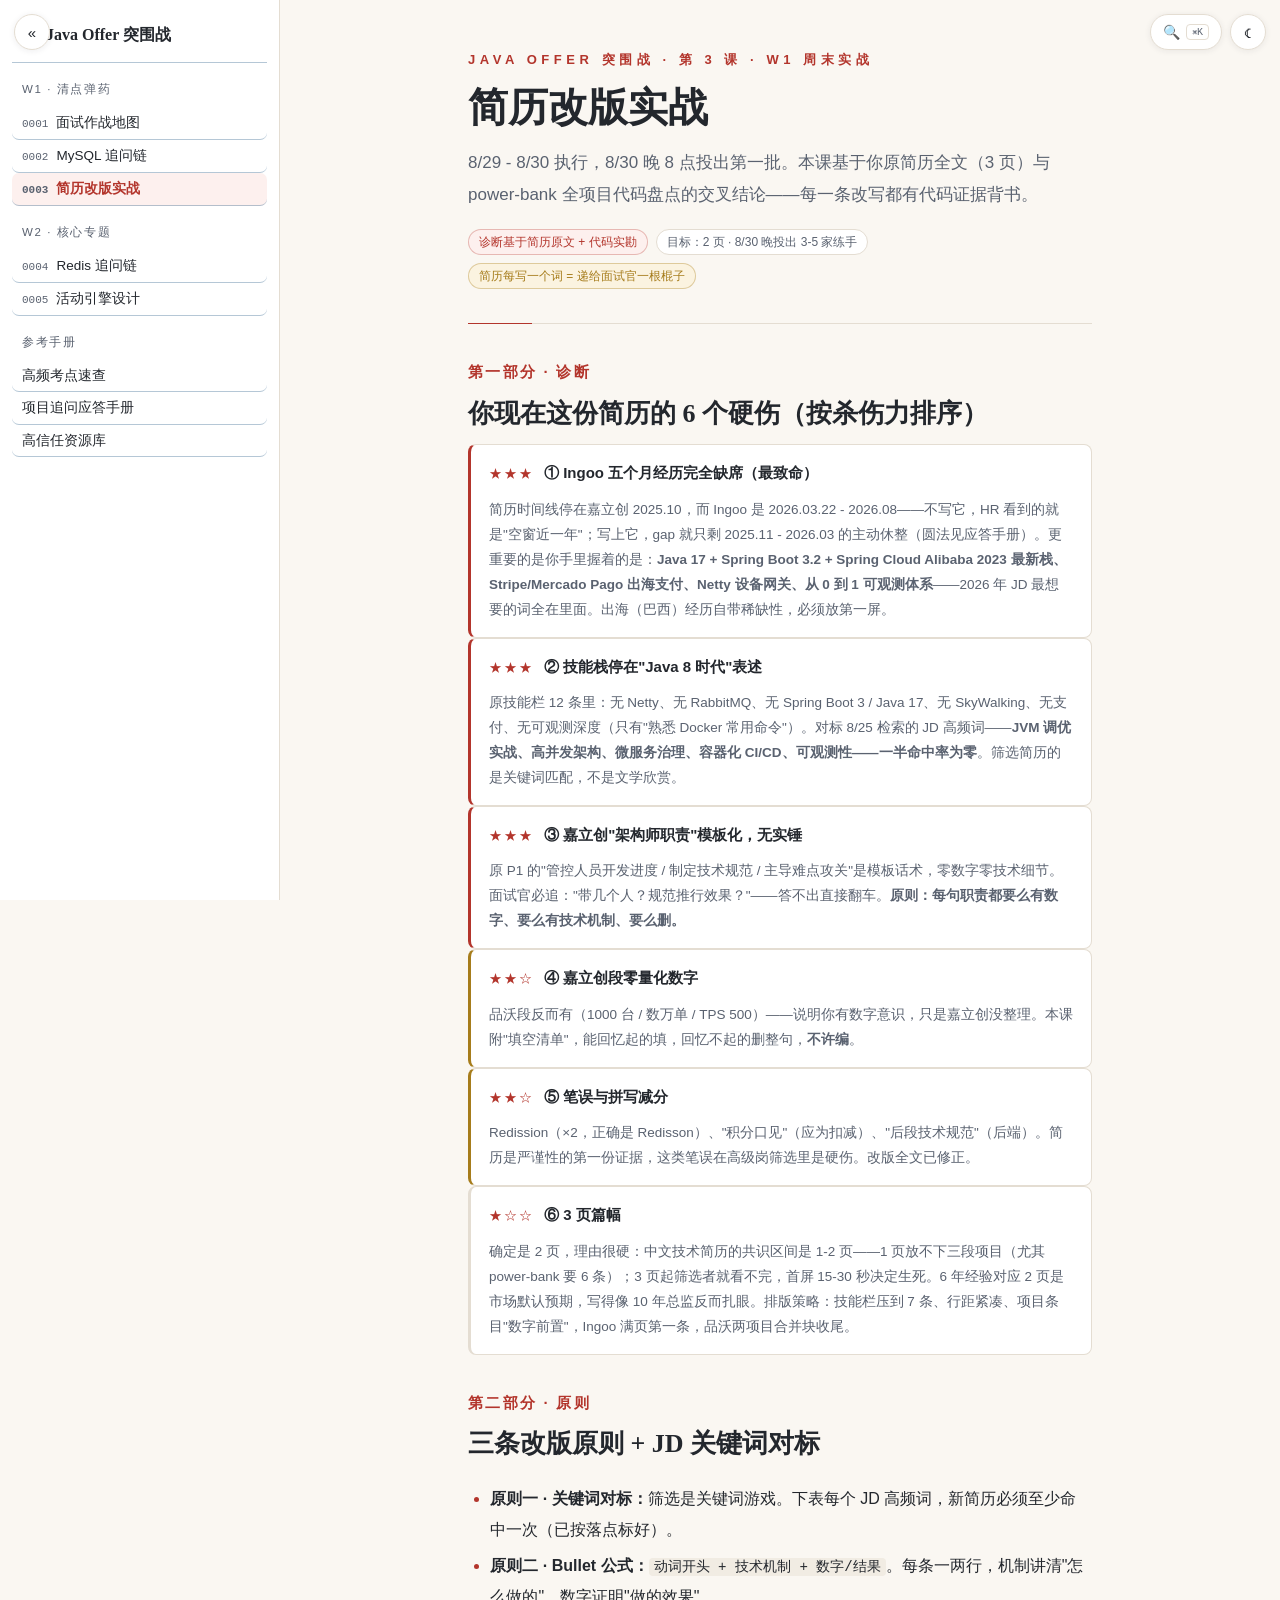
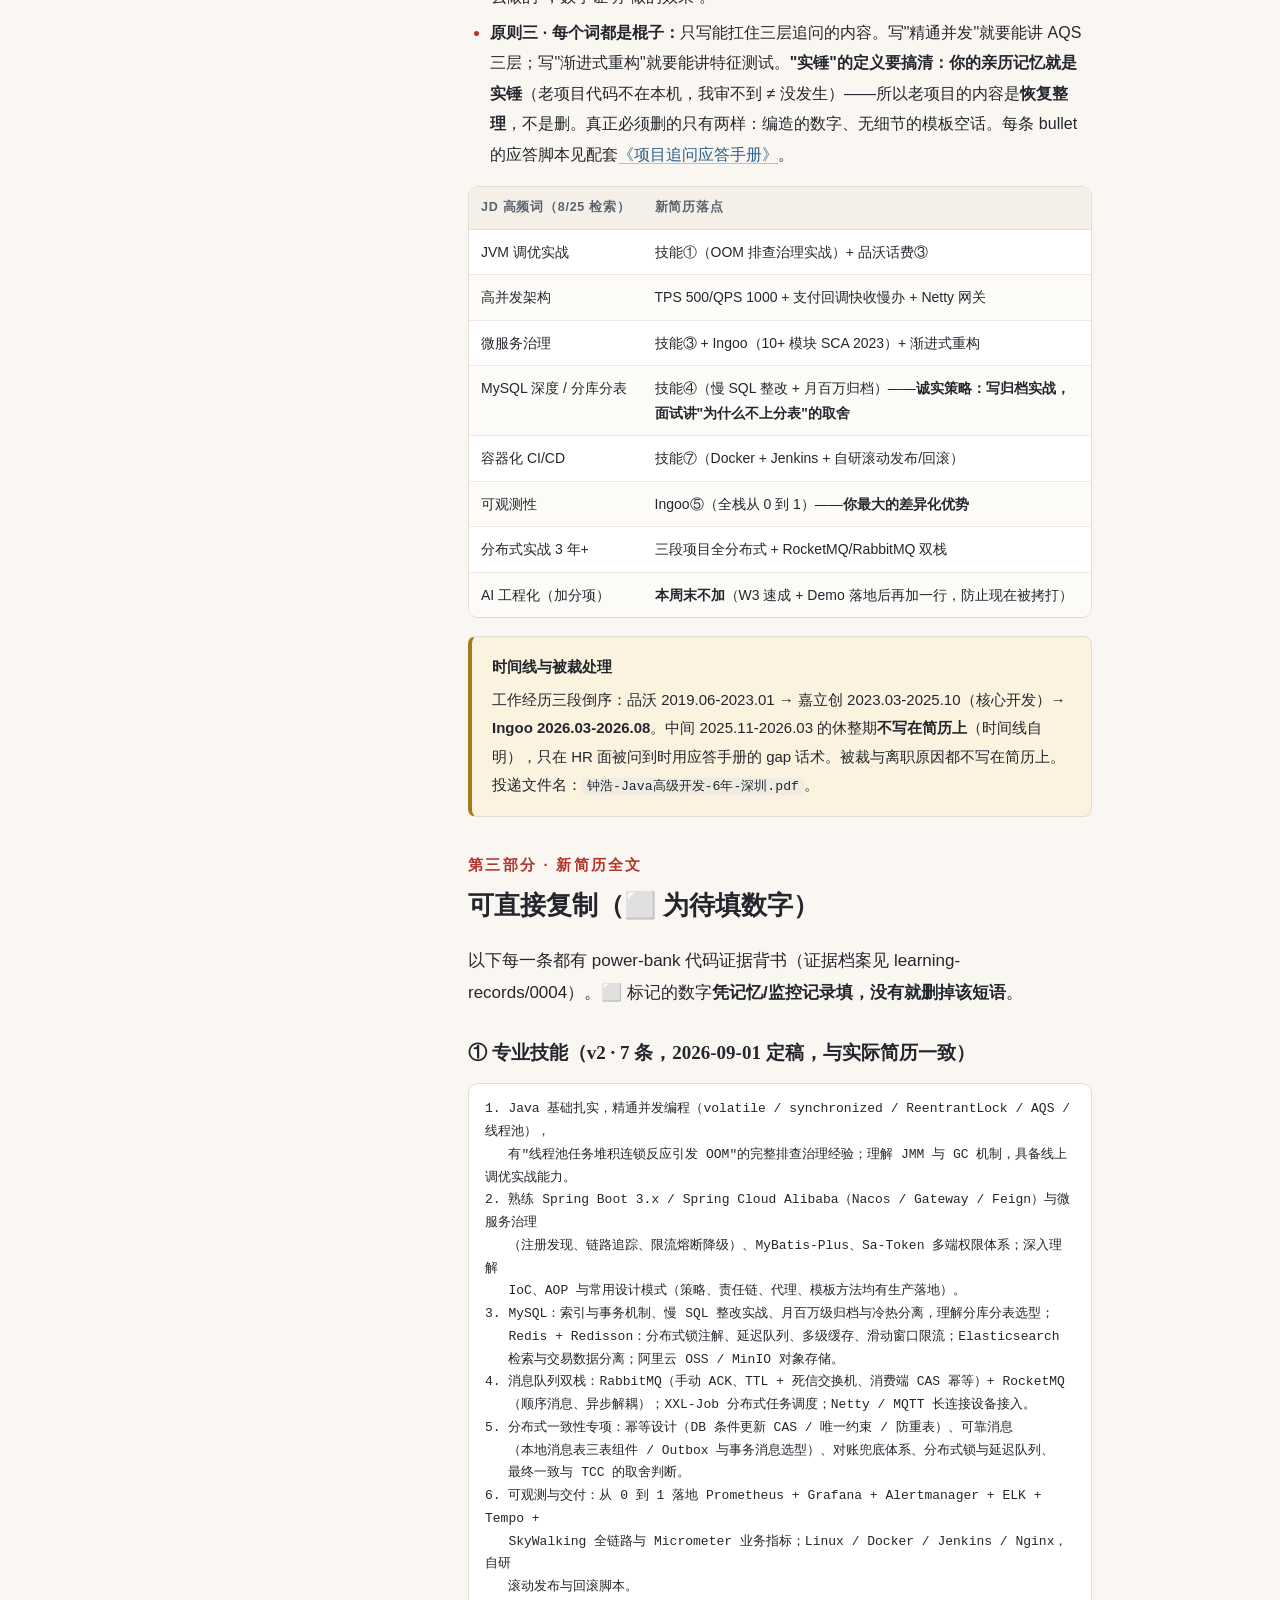
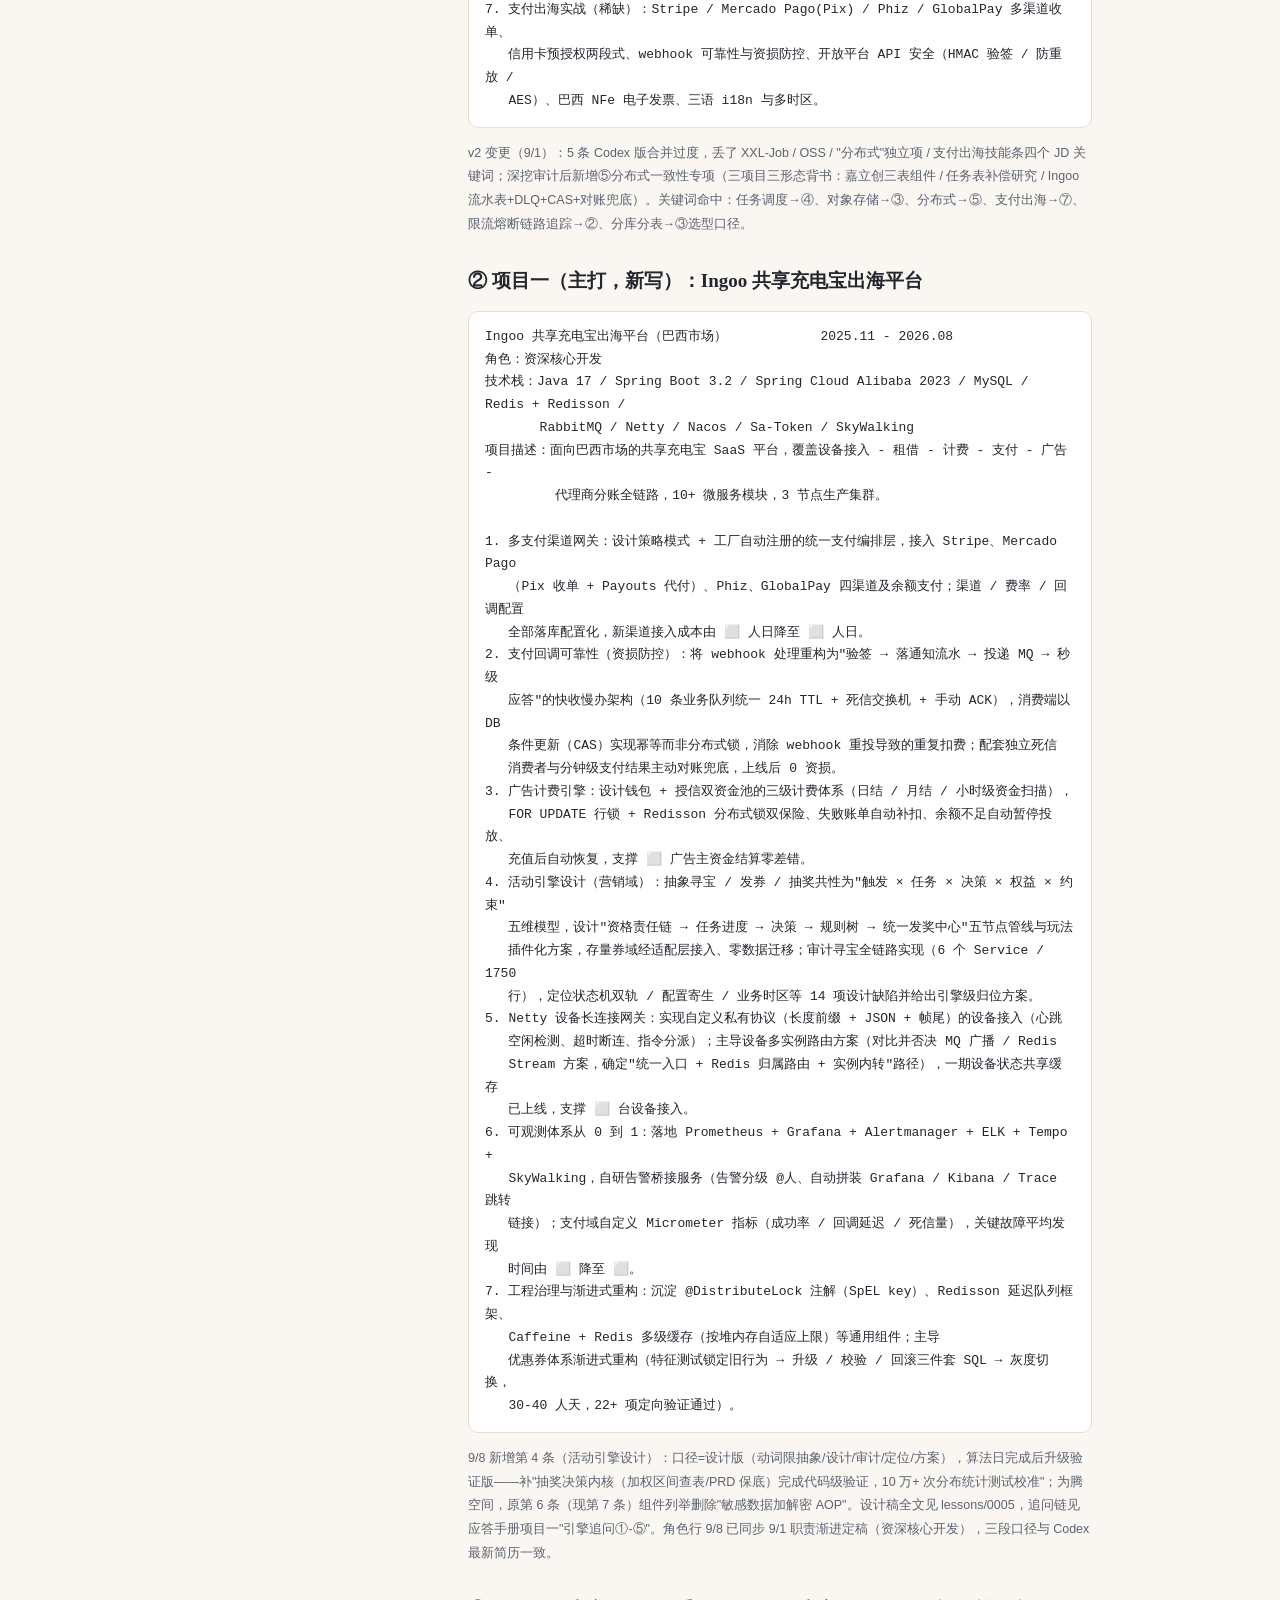
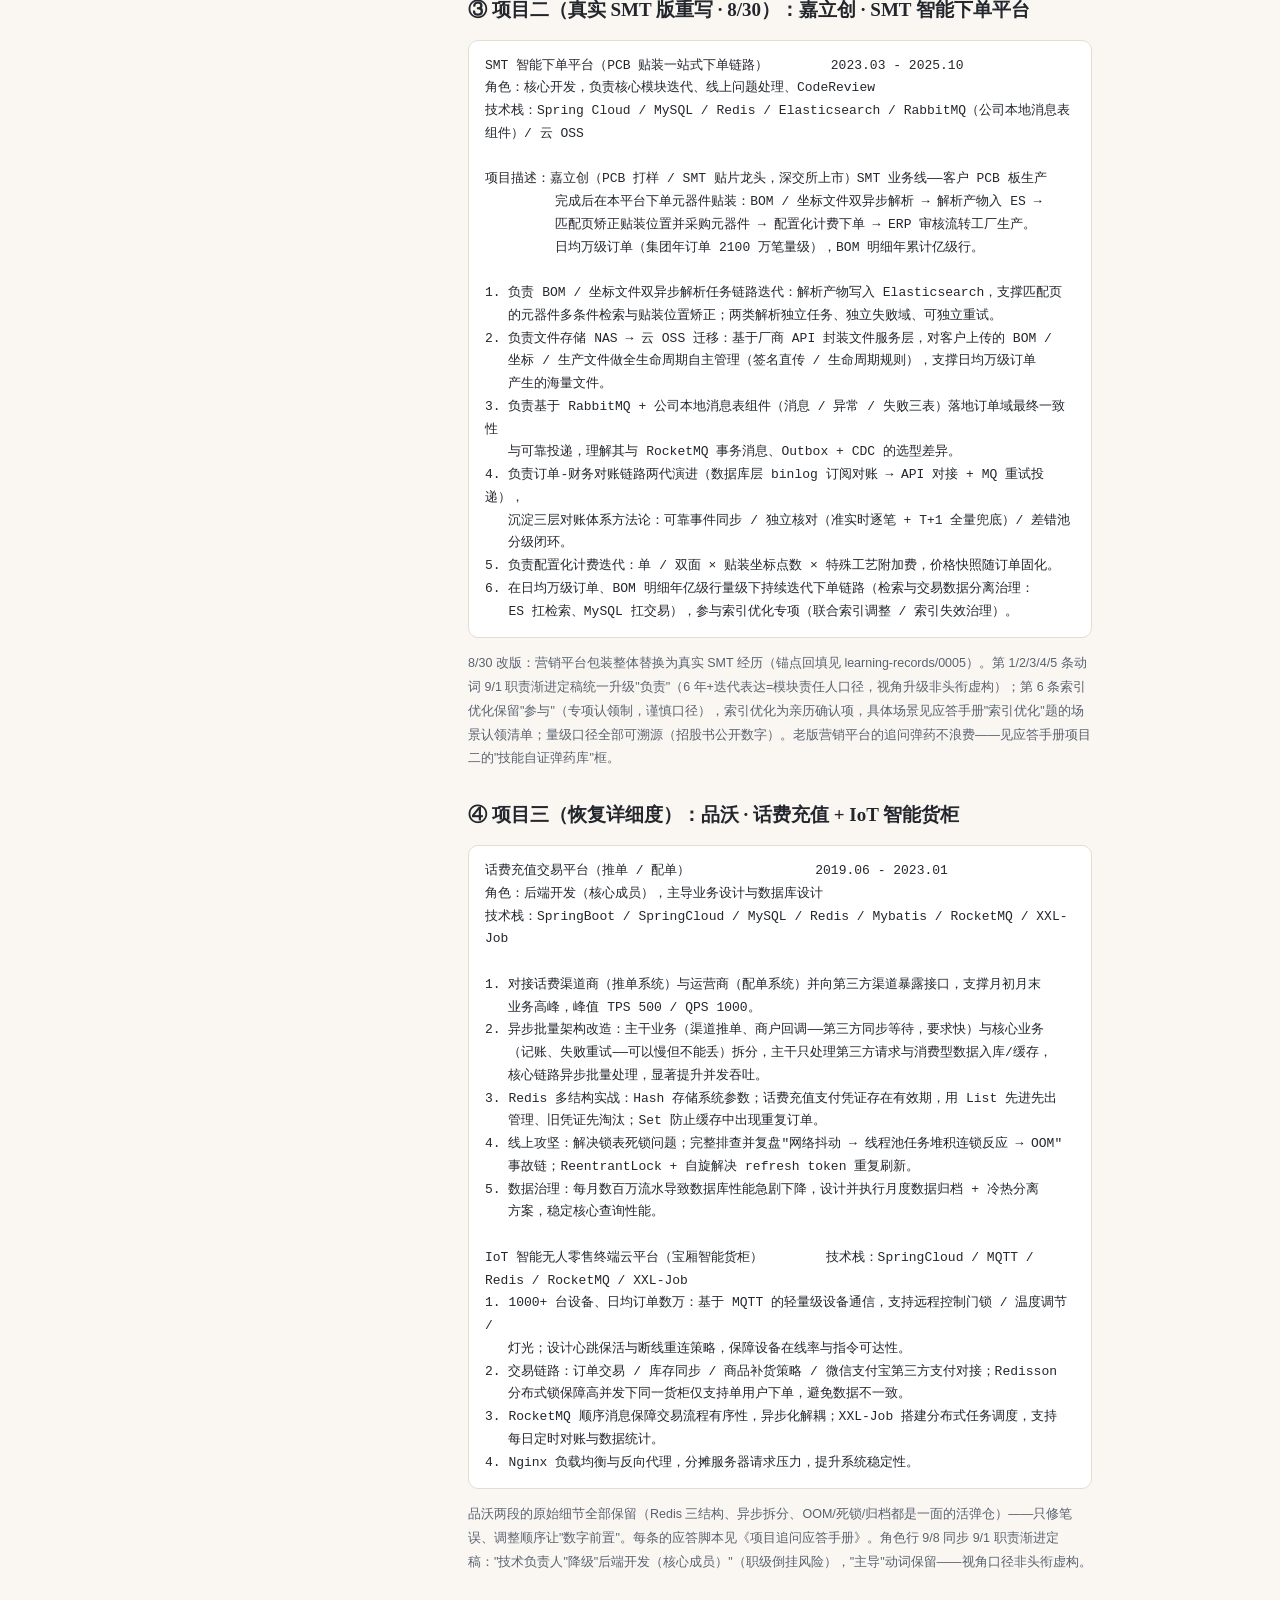
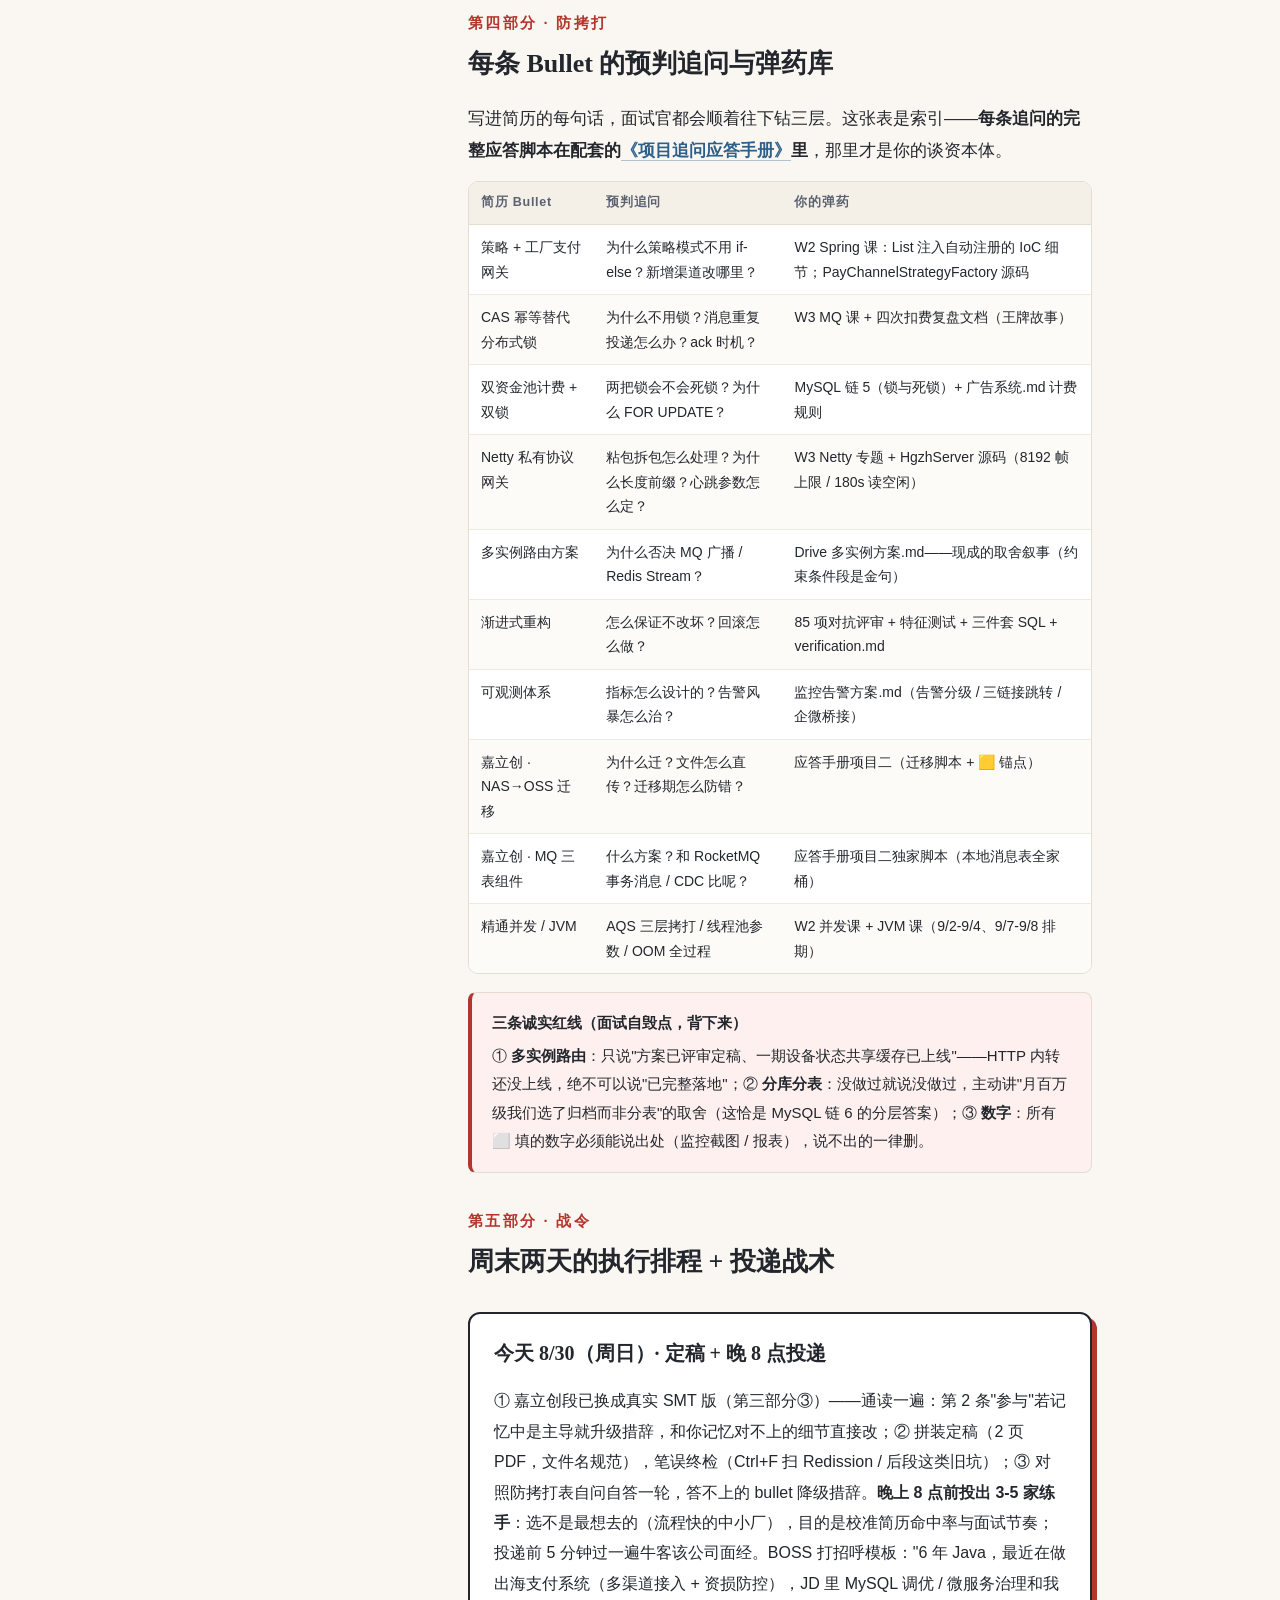
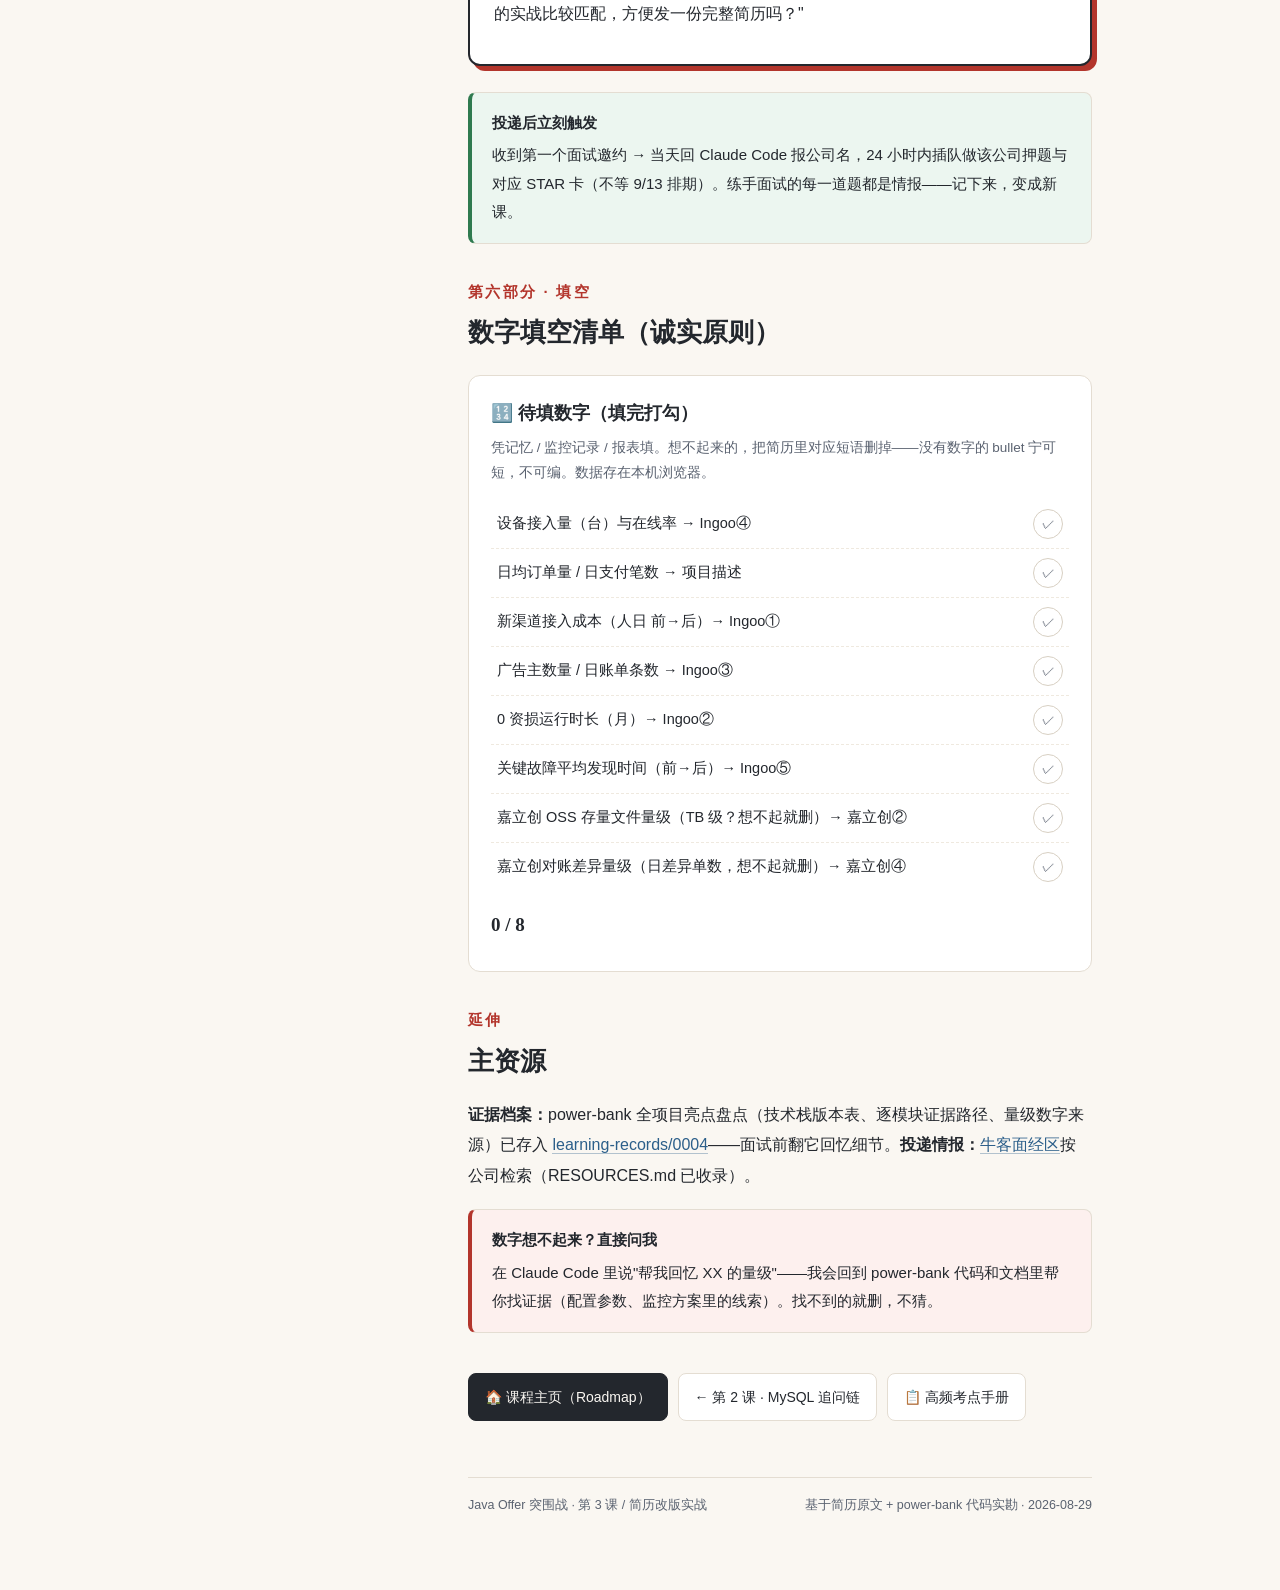
<file: lessons/0003-resume-rework.html>
<!DOCTYPE html>
<html lang="zh-CN">
<head>
<meta charset="UTF-8">
<meta name="viewport" content="width=device-width, initial-scale=1.0">
<title>第 3 课 · 简历改版实战</title>
<link rel="icon" href="../assets/favicon.svg" type="image/svg+xml">
<link rel="stylesheet" href="../assets/style.css">
<script src="../assets/theme.js"></script>
<script src="../assets/nav.js"></script>
<style>
  pre.draft {
    white-space: pre-wrap; word-break: break-word;
    background: var(--card); border: 1px solid var(--line); border-radius: 10px;
    padding: 14px 16px; font-size: 13px; line-height: 1.75; margin: 12px 0;
    font-family: var(--mono); color: var(--ink);
  }
  pre.draft .slot { color: var(--accent); font-weight: 700; }
</style>
</head>
<body>
<div class="page">

  <div class="kicker">Java Offer 突围战 · 第 3 课 · W1 周末实战</div>
  <h1>简历改版实战</h1>
  <p class="subtitle">8/29 - 8/30 执行，8/30 晚 8 点投出第一批。本课基于你原简历全文（3 页）与 power-bank 全项目代码盘点的交叉结论——每一条改写都有代码证据背书。</p>
  <div class="meta-badges">
    <span class="badge red">诊断基于简历原文 + 代码实勘</span>
    <span class="badge">目标：2 页 · 8/30 晚投出 3-5 家练手</span>
    <span class="badge gold">简历每写一个词 = 递给面试官一根棍子</span>
  </div>

  <hr class="rule">

  <!-- ==================== 一、诊断 ==================== -->
  <section>
    <h2><span class="no">第一部分 · 诊断</span>你现在这份简历的 6 个硬伤（按杀伤力排序）</h2>

    <div class="q-item f3"><div class="q-line"><span class="stars">★★★</span><span class="q-text">① Ingoo 五个月经历完全缺席（最致命）</span></div>
      <p class="q-hook">简历时间线停在嘉立创 2025.10，而 Ingoo 是 2026.03.22 - 2026.08——不写它，HR 看到的就是"空窗近一年"；写上它，gap 就只剩 2025.11 - 2026.03 的主动休整（圆法见应答手册）。更重要的是你手里握着的是：<b>Java 17 + Spring Boot 3.2 + Spring Cloud Alibaba 2023 最新栈、Stripe/Mercado Pago 出海支付、Netty 设备网关、从 0 到 1 可观测体系</b>——2026 年 JD 最想要的词全在里面。出海（巴西）经历自带稀缺性，必须放第一屏。</p></div>

    <div class="q-item f3"><div class="q-line"><span class="stars">★★★</span><span class="q-text">② 技能栈停在"Java 8 时代"表述</span></div>
      <p class="q-hook">原技能栏 12 条里：无 Netty、无 RabbitMQ、无 Spring Boot 3 / Java 17、无 SkyWalking、无支付、无可观测深度（只有"熟悉 Docker 常用命令"）。对标 8/25 检索的 JD 高频词——<b>JVM 调优实战、高并发架构、微服务治理、容器化 CI/CD、可观测性——一半命中率为零</b>。筛选简历的是关键词匹配，不是文学欣赏。</p></div>

    <div class="q-item f3"><div class="q-line"><span class="stars">★★★</span><span class="q-text">③ 嘉立创"架构师职责"模板化，无实锤</span></div>
      <p class="q-hook">原 P1 的"管控人员开发进度 / 制定技术规范 / 主导难点攻关"是模板话术，零数字零技术细节。面试官必追："带几个人？规范推行效果？"——答不出直接翻车。<b>原则：每句职责都要么有数字、要么有技术机制、要么删。</b></p></div>

    <div class="q-item f2"><div class="q-line"><span class="stars">★★☆</span><span class="q-text">④ 嘉立创段零量化数字</span></div>
      <p class="q-hook">品沃段反而有（1000 台 / 数万单 / TPS 500）——说明你有数字意识，只是嘉立创没整理。本课附"填空清单"，能回忆起的填，回忆不起的删整句，<b>不许编</b>。</p></div>

    <div class="q-item f2"><div class="q-line"><span class="stars">★★☆</span><span class="q-text">⑤ 笔误与拼写减分</span></div>
      <p class="q-hook">Redission（×2，正确是 Redisson）、"积分口见"（应为扣减）、"后段技术规范"（后端）。简历是严谨性的第一份证据，这类笔误在高级岗筛选里是硬伤。改版全文已修正。</p></div>

    <div class="q-item f1"><div class="q-line"><span class="stars">★☆☆</span><span class="q-text">⑥ 3 页篇幅</span></div>
      <p class="q-hook">确定是 2 页，理由很硬：中文技术简历的共识区间是 1-2 页——1 页放不下三段项目（尤其 power-bank 要 6 条）；3 页起筛选者就看不完，首屏 15-30 秒决定生死。6 年经验对应 2 页是市场默认预期，写得像 10 年总监反而扎眼。排版策略：技能栏压到 7 条、行距紧凑、项目条目"数字前置"，Ingoo 满页第一条，品沃两项目合并块收尾。</p></div>
  </section>

  <!-- ==================== 二、原则 ==================== -->
  <section>
    <h2><span class="no">第二部分 · 原则</span>三条改版原则 + JD 关键词对标</h2>
    <ul>
      <li><b>原则一 · 关键词对标：</b>筛选是关键词游戏。下表每个 JD 高频词，新简历必须至少命中一次（已按落点标好）。</li>
      <li><b>原则二 · Bullet 公式：</b><code>动词开头 + 技术机制 + 数字/结果</code>。每条一两行，机制讲清"怎么做的"，数字证明"做的效果"。</li>
      <li><b>原则三 · 每个词都是棍子：</b>只写能扛住三层追问的内容。写"精通并发"就要能讲 AQS 三层；写"渐进式重构"就要能讲特征测试。<b>"实锤"的定义要搞清：你的亲历记忆就是实锤</b>（老项目代码不在本机，我审不到 ≠ 没发生）——所以老项目的内容是<b>恢复整理</b>，不是删。真正必须删的只有两样：编造的数字、无细节的模板空话。每条 bullet 的应答脚本见配套<a href="../reference/0002-project-question-bank.html">《项目追问应答手册》</a>。</li>
    </ul>
    <div class="tbl-wrap"><table>
      <thead><tr><th>JD 高频词（8/25 检索）</th><th>新简历落点</th></tr></thead>
      <tbody>
        <tr><td>JVM 调优实战</td><td>技能①（OOM 排查治理实战）+ 品沃话费③</td></tr>
        <tr><td>高并发架构</td><td>TPS 500/QPS 1000 + 支付回调快收慢办 + Netty 网关</td></tr>
        <tr><td>微服务治理</td><td>技能③ + Ingoo（10+ 模块 SCA 2023）+ 渐进式重构</td></tr>
        <tr><td>MySQL 深度 / 分库分表</td><td>技能④（慢 SQL 整改 + 月百万归档）——<b>诚实策略：写归档实战，面试讲"为什么不上分表"的取舍</b></td></tr>
        <tr><td>容器化 CI/CD</td><td>技能⑦（Docker + Jenkins + 自研滚动发布/回滚）</td></tr>
        <tr><td>可观测性</td><td>Ingoo⑤（全栈从 0 到 1）——<b>你最大的差异化优势</b></td></tr>
        <tr><td>分布式实战 3 年+</td><td>三段项目全分布式 + RocketMQ/RabbitMQ 双栈</td></tr>
        <tr><td>AI 工程化（加分项）</td><td><b>本周末不加</b>（W3 速成 + Demo 落地后再加一行，防止现在被拷打）</td></tr>
      </tbody>
    </table></div>
    <div class="callout gold">
      <span class="ttl">时间线与被裁处理</span>
      工作经历三段倒序：品沃 2019.06-2023.01 → 嘉立创 2023.03-2025.10（核心开发）→ <b>Ingoo 2026.03-2026.08</b>。中间 2025.11-2026.03 的休整期<b>不写在简历上</b>（时间线自明），只在 HR 面被问到时用应答手册的 gap 话术。被裁与离职原因都不写在简历上。投递文件名：<code>钟浩-Java高级开发-6年-深圳.pdf</code>。
    </div>
  </section>

  <!-- ==================== 三、新简历全文 ==================== -->
  <section>
    <h2><span class="no">第三部分 · 新简历全文</span>可直接复制（⬜ 为待填数字）</h2>
    <p class="lead">以下每一条都有 power-bank 代码证据背书（证据档案见 learning-records/0004）。⬜ 标记的数字<b>凭记忆/监控记录填，没有就删掉该短语</b>。</p>

    <h3>① 专业技能（v2 · 7 条，2026-09-01 定稿，与实际简历一致）</h3>
    <pre class="draft">1. Java 基础扎实，精通并发编程（volatile / synchronized / ReentrantLock / AQS / 线程池），
   有"线程池任务堆积连锁反应引发 OOM"的完整排查治理经验；理解 JMM 与 GC 机制，具备线上调优实战能力。
2. 熟练 Spring Boot 3.x / Spring Cloud Alibaba（Nacos / Gateway / Feign）与微服务治理
   （注册发现、链路追踪、限流熔断降级）、MyBatis-Plus、Sa-Token 多端权限体系；深入理解
   IoC、AOP 与常用设计模式（策略、责任链、代理、模板方法均有生产落地）。
3. MySQL：索引与事务机制、慢 SQL 整改实战、月百万级归档与冷热分离，理解分库分表选型；
   Redis + Redisson：分布式锁注解、延迟队列、多级缓存、滑动窗口限流；Elasticsearch
   检索与交易数据分离；阿里云 OSS / MinIO 对象存储。
4. 消息队列双栈：RabbitMQ（手动 ACK、TTL + 死信交换机、消费端 CAS 幂等）+ RocketMQ
   （顺序消息、异步解耦）；XXL-Job 分布式任务调度；Netty / MQTT 长连接设备接入。
5. 分布式一致性专项：幂等设计（DB 条件更新 CAS / 唯一约束 / 防重表）、可靠消息
   （本地消息表三表组件 / Outbox 与事务消息选型）、对账兜底体系、分布式锁与延迟队列、
   最终一致与 TCC 的取舍判断。
6. 可观测与交付：从 0 到 1 落地 Prometheus + Grafana + Alertmanager + ELK + Tempo +
   SkyWalking 全链路与 Micrometer 业务指标；Linux / Docker / Jenkins / Nginx，自研
   滚动发布与回滚脚本。
7. 支付出海实战（稀缺）：Stripe / Mercado Pago(Pix) / Phiz / GlobalPay 多渠道收单、
   信用卡预授权两段式、webhook 可靠性与资损防控、开放平台 API 安全（HMAC 验签 / 防重放 /
   AES）、巴西 NFe 电子发票、三语 i18n 与多时区。</pre>
    <p class="cite">v2 变更（9/1）：5 条 Codex 版合并过度，丢了 XXL-Job / OSS / "分布式"独立项 / 支付出海技能条四个 JD 关键词；深挖审计后新增⑤分布式一致性专项（三项目三形态背书：嘉立创三表组件 / 任务表补偿研究 / Ingoo 流水表+DLQ+CAS+对账兜底）。关键词命中：任务调度→④、对象存储→③、分布式→⑤、支付出海→⑦、限流熔断链路追踪→②、分库分表→③选型口径。</p>

    <h3>② 项目一（主打，新写）：Ingoo 共享充电宝出海平台</h3>
    <pre class="draft">Ingoo 共享充电宝出海平台（巴西市场）            2025.11 - 2026.08
角色：资深核心开发
技术栈：Java 17 / Spring Boot 3.2 / Spring Cloud Alibaba 2023 / MySQL / Redis + Redisson /
       RabbitMQ / Netty / Nacos / Sa-Token / SkyWalking
项目描述：面向巴西市场的共享充电宝 SaaS 平台，覆盖设备接入 - 租借 - 计费 - 支付 - 广告 -
         代理商分账全链路，10+ 微服务模块，3 节点生产集群。

1. 多支付渠道网关：设计策略模式 + 工厂自动注册的统一支付编排层，接入 Stripe、Mercado Pago
   （Pix 收单 + Payouts 代付）、Phiz、GlobalPay 四渠道及余额支付；渠道 / 费率 / 回调配置
   全部落库配置化，新渠道接入成本由 ⬜ 人日降至 ⬜ 人日。
2. 支付回调可靠性（资损防控）：将 webhook 处理重构为"验签 → 落通知流水 → 投递 MQ → 秒级
   应答"的快收慢办架构（10 条业务队列统一 24h TTL + 死信交换机 + 手动 ACK），消费端以 DB
   条件更新（CAS）实现幂等而非分布式锁，消除 webhook 重投导致的重复扣费；配套独立死信
   消费者与分钟级支付结果主动对账兜底，上线后 0 资损。
3. 广告计费引擎：设计钱包 + 授信双资金池的三级计费体系（日结 / 月结 / 小时级资金扫描），
   FOR UPDATE 行锁 + Redisson 分布式锁双保险、失败账单自动补扣、余额不足自动暂停投放、
   充值后自动恢复，支撑 ⬜ 广告主资金结算零差错。
4. 活动引擎设计（营销域）：抽象寻宝 / 发券 / 抽奖共性为"触发 × 任务 × 决策 × 权益 × 约束"
   五维模型，设计"资格责任链 → 任务进度 → 决策 → 规则树 → 统一发奖中心"五节点管线与玩法
   插件化方案，存量券域经适配层接入、零数据迁移；审计寻宝全链路实现（6 个 Service / 1750
   行），定位状态机双轨 / 配置寄生 / 业务时区等 14 项设计缺陷并给出引擎级归位方案。
5. Netty 设备长连接网关：实现自定义私有协议（长度前缀 + JSON + 帧尾）的设备接入（心跳
   空闲检测、超时断连、指令分派）；主导设备多实例路由方案（对比并否决 MQ 广播 / Redis
   Stream 方案，确定"统一入口 + Redis 归属路由 + 实例内转"路径），一期设备状态共享缓存
   已上线，支撑 ⬜ 台设备接入。
6. 可观测体系从 0 到 1：落地 Prometheus + Grafana + Alertmanager + ELK + Tempo +
   SkyWalking，自研告警桥接服务（告警分级 @人、自动拼装 Grafana / Kibana / Trace 跳转
   链接）；支付域自定义 Micrometer 指标（成功率 / 回调延迟 / 死信量），关键故障平均发现
   时间由 ⬜ 降至 ⬜。
7. 工程治理与渐进式重构：沉淀 @DistributeLock 注解（SpEL key）、Redisson 延迟队列框架、
   Caffeine + Redis 多级缓存（按堆内存自适应上限）等通用组件；主导
   优惠券体系渐进式重构（特征测试锁定旧行为 → 升级 / 校验 / 回滚三件套 SQL → 灰度切换，
   30-40 人天，22+ 项定向验证通过）。</pre>
    <p class="cite">9/8 新增第 4 条（活动引擎设计）：口径=设计版（动词限抽象/设计/审计/定位/方案），算法日完成后升级验证版——补"抽奖决策内核（加权区间查表/PRD 保底）完成代码级验证，10 万+ 次分布统计测试校准"；为腾空间，原第 6 条（现第 7 条）组件列举删除"敏感数据加解密 AOP"。设计稿全文见 lessons/0005，追问链见应答手册项目一"引擎追问①-⑤"。角色行 9/8 已同步 9/1 职责渐进定稿（资深核心开发），三段口径与 Codex 最新简历一致。</p>

    <h3>③ 项目二（真实 SMT 版重写 · 8/30）：嘉立创 · SMT 智能下单平台</h3>
    <pre class="draft">SMT 智能下单平台（PCB 贴装一站式下单链路）        2023.03 - 2025.10
角色：核心开发，负责核心模块迭代、线上问题处理、CodeReview
技术栈：Spring Cloud / MySQL / Redis / Elasticsearch / RabbitMQ（公司本地消息表组件）/ 云 OSS

项目描述：嘉立创（PCB 打样 / SMT 贴片龙头，深交所上市）SMT 业务线——客户 PCB 板生产
         完成后在本平台下单元器件贴装：BOM / 坐标文件双异步解析 → 解析产物入 ES →
         匹配页矫正贴装位置并采购元器件 → 配置化计费下单 → ERP 审核流转工厂生产。
         日均万级订单（集团年订单 2100 万笔量级），BOM 明细年累计亿级行。

1. 负责 BOM / 坐标文件双异步解析任务链路迭代：解析产物写入 Elasticsearch，支撑匹配页
   的元器件多条件检索与贴装位置矫正；两类解析独立任务、独立失败域、可独立重试。
2. 负责文件存储 NAS → 云 OSS 迁移：基于厂商 API 封装文件服务层，对客户上传的 BOM /
   坐标 / 生产文件做全生命周期自主管理（签名直传 / 生命周期规则），支撑日均万级订单
   产生的海量文件。
3. 负责基于 RabbitMQ + 公司本地消息表组件（消息 / 异常 / 失败三表）落地订单域最终一致性
   与可靠投递，理解其与 RocketMQ 事务消息、Outbox + CDC 的选型差异。
4. 负责订单-财务对账链路两代演进（数据库层 binlog 订阅对账 → API 对接 + MQ 重试投递），
   沉淀三层对账体系方法论：可靠事件同步 / 独立核对（准实时逐笔 + T+1 全量兜底）/ 差错池
   分级闭环。
5. 负责配置化计费迭代：单 / 双面 × 贴装坐标点数 × 特殊工艺附加费，价格快照随订单固化。
6. 在日均万级订单、BOM 明细年亿级行量级下持续迭代下单链路（检索与交易数据分离治理：
   ES 扛检索、MySQL 扛交易），参与索引优化专项（联合索引调整 / 索引失效治理）。</pre>
    <p class="cite">8/30 改版：营销平台包装整体替换为真实 SMT 经历（锚点回填见 learning-records/0005）。第 1/2/3/4/5 条动词 9/1 职责渐进定稿统一升级"负责"（6 年+迭代表达=模块责任人口径，视角升级非头衔虚构）；第 6 条索引优化保留"参与"（专项认领制，谨慎口径），索引优化为亲历确认项，具体场景见应答手册"索引优化"题的场景认领清单；量级口径全部可溯源（招股书公开数字）。老版营销平台的追问弹药不浪费——见应答手册项目二的"技能自证弹药库"框。</p>

    <h3>④ 项目三（恢复详细度）：品沃 · 话费充值 + IoT 智能货柜</h3>
    <pre class="draft">话费充值交易平台（推单 / 配单）                2019.06 - 2023.01
角色：后端开发（核心成员），主导业务设计与数据库设计
技术栈：SpringBoot / SpringCloud / MySQL / Redis / Mybatis / RocketMQ / XXL-Job

1. 对接话费渠道商（推单系统）与运营商（配单系统）并向第三方渠道暴露接口，支撑月初月末
   业务高峰，峰值 TPS 500 / QPS 1000。
2. 异步批量架构改造：主干业务（渠道推单、商户回调——第三方同步等待，要求快）与核心业务
   （记账、失败重试——可以慢但不能丢）拆分，主干只处理第三方请求与消费型数据入库/缓存，
   核心链路异步批量处理，显著提升并发吞吐。
3. Redis 多结构实战：Hash 存储系统参数；话费充值支付凭证存在有效期，用 List 先进先出
   管理、旧凭证先淘汰；Set 防止缓存中出现重复订单。
4. 线上攻坚：解决锁表死锁问题；完整排查并复盘"网络抖动 → 线程池任务堆积连锁反应 → OOM"
   事故链；ReentrantLock + 自旋解决 refresh token 重复刷新。
5. 数据治理：每月数百万流水导致数据库性能急剧下降，设计并执行月度数据归档 + 冷热分离
   方案，稳定核心查询性能。

IoT 智能无人零售终端云平台（宝厢智能货柜）        技术栈：SpringCloud / MQTT / Redis / RocketMQ / XXL-Job
1. 1000+ 台设备、日均订单数万：基于 MQTT 的轻量级设备通信，支持远程控制门锁 / 温度调节 /
   灯光；设计心跳保活与断线重连策略，保障设备在线率与指令可达性。
2. 交易链路：订单交易 / 库存同步 / 商品补货策略 / 微信支付宝第三方支付对接；Redisson
   分布式锁保障高并发下同一货柜仅支持单用户下单，避免数据不一致。
3. RocketMQ 顺序消息保障交易流程有序性，异步化解耦；XXL-Job 搭建分布式任务调度，支持
   每日定时对账与数据统计。
4. Nginx 负载均衡与反向代理，分摊服务器请求压力，提升系统稳定性。</pre>
    <p class="cite">品沃两段的原始细节全部保留（Redis 三结构、异步拆分、OOM/死锁/归档都是一面的活弹仓）——只修笔误、调整顺序让"数字前置"。每条的应答脚本见《项目追问应答手册》。角色行 9/8 同步 9/1 职责渐进定稿："技术负责人"降级"后端开发（核心成员）"（职级倒挂风险），"主导"动词保留——视角口径非头衔虚构。</p>
  </section>

  <!-- ==================== 四、防拷打对照表 ==================== -->
  <section>
    <h2><span class="no">第四部分 · 防拷打</span>每条 Bullet 的预判追问与弹药库</h2>
    <p class="lead">写进简历的每句话，面试官都会顺着往下钻三层。这张表是索引——<b>每条追问的完整应答脚本在配套的<a href="../reference/0002-project-question-bank.html">《项目追问应答手册》</a>里</b>，那里才是你的谈资本体。</p>
    <div class="tbl-wrap"><table>
      <thead><tr><th>简历 Bullet</th><th>预判追问</th><th>你的弹药</th></tr></thead>
      <tbody>
        <tr><td>策略 + 工厂支付网关</td><td>为什么策略模式不用 if-else？新增渠道改哪里？</td><td>W2 Spring 课：List 注入自动注册的 IoC 细节；PayChannelStrategyFactory 源码</td></tr>
        <tr><td>CAS 幂等替代分布式锁</td><td>为什么不用锁？消息重复投递怎么办？ack 时机？</td><td>W3 MQ 课 + 四次扣费复盘文档（王牌故事）</td></tr>
        <tr><td>双资金池计费 + 双锁</td><td>两把锁会不会死锁？为什么 FOR UPDATE？</td><td>MySQL 链 5（锁与死锁）+ 广告系统.md 计费规则</td></tr>
        <tr><td>Netty 私有协议网关</td><td>粘包拆包怎么处理？为什么长度前缀？心跳参数怎么定？</td><td>W3 Netty 专题 + HgzhServer 源码（8192 帧上限 / 180s 读空闲）</td></tr>
        <tr><td>多实例路由方案</td><td>为什么否决 MQ 广播 / Redis Stream？</td><td>Drive 多实例方案.md——现成的取舍叙事（约束条件段是金句）</td></tr>
        <tr><td>渐进式重构</td><td>怎么保证不改坏？回滚怎么做？</td><td>85 项对抗评审 + 特征测试 + 三件套 SQL + verification.md</td></tr>
        <tr><td>可观测体系</td><td>指标怎么设计的？告警风暴怎么治？</td><td>监控告警方案.md（告警分级 / 三链接跳转 / 企微桥接）</td></tr>
        <tr><td>嘉立创 · NAS→OSS 迁移</td><td>为什么迁？文件怎么直传？迁移期怎么防错？</td><td>应答手册项目二（迁移脚本 + 🟨 锚点）</td></tr>
        <tr><td>嘉立创 · MQ 三表组件</td><td>什么方案？和 RocketMQ 事务消息 / CDC 比呢？</td><td>应答手册项目二独家脚本（本地消息表全家桶）</td></tr>
        <tr><td>精通并发 / JVM</td><td>AQS 三层拷打 / 线程池参数 / OOM 全过程</td><td>W2 并发课 + JVM 课（9/2-9/4、9/7-9/8 排期）</td></tr>
      </tbody>
    </table></div>
    <div class="callout red">
      <span class="ttl">三条诚实红线（面试自毁点，背下来）</span>
      ① <b>多实例路由</b>：只说"方案已评审定稿、一期设备状态共享缓存已上线"——HTTP 内转还没上线，绝不可以说"已完整落地"；② <b>分库分表</b>：没做过就说没做过，主动讲"月百万级我们选了归档而非分表"的取舍（这恰是 MySQL 链 6 的分层答案）；③ <b>数字</b>：所有 ⬜ 填的数字必须能说出处（监控截图 / 报表），说不出的一律删。
    </div>
  </section>

  <!-- ==================== 五、周末排程 ==================== -->
  <section>
    <h2><span class="no">第五部分 · 战令</span>周末两天的执行排程 + 投递战术</h2>
    <div class="action">
      <div class="ttl">今天 8/30（周日）· 定稿 + 晚 8 点投递</div>
      <p>① 嘉立创段已换成真实 SMT 版（第三部分③）——通读一遍：第 2 条"参与"若记忆中是主导就升级措辞，和你记忆对不上的细节直接改；② 拼装定稿（2 页 PDF，文件名规范），笔误终检（Ctrl+F 扫 Redission / 后段这类旧坑）；③ 对照防拷打表自问自答一轮，答不上的 bullet 降级措辞。<b>晚上 8 点前投出 3-5 家练手</b>：选不是最想去的（流程快的中小厂），目的是校准简历命中率与面试节奏；投递前 5 分钟过一遍牛客该公司面经。BOSS 打招呼模板："6 年 Java，最近在做出海支付系统（多渠道接入 + 资损防控），JD 里 MySQL 调优 / 微服务治理和我的实战比较匹配，方便发一份完整简历吗？"</p>
    </div>
    <div class="callout green">
      <span class="ttl">投递后立刻触发</span>
      收到第一个面试邀约 → 当天回 Claude Code 报公司名，24 小时内插队做该公司押题与对应 STAR 卡（不等 9/13 排期）。练手面试的每一道题都是情报——记下来，变成新课。
    </div>
  </section>

  <!-- ==================== 六、数字填空清单 ==================== -->
  <section>
    <h2><span class="no">第六部分 · 填空</span>数字填空清单（诚实原则）</h2>
    <div class="widget" id="numfill">
      <div class="w-title">🔢 待填数字（填完打勾）</div>
      <div class="w-sub">凭记忆 / 监控记录 / 报表填。想不起来的，把简历里对应短语删掉——没有数字的 bullet 宁可短，不可编。数据存在本机浏览器。</div>
      <div id="checks"></div>
      <h3 style="margin-top:16px" id="sum">0 / 8</h3>
    </div>
  </section>

  <section>
    <h2><span class="no">延伸</span>主资源</h2>
    <p><b>证据档案：</b>power-bank 全项目亮点盘点（技术栈版本表、逐模块证据路径、量级数字来源）已存入 <a href="../learning-records/0004-power-bank-audit-and-resume-baseline.md">learning-records/0004</a>——面试前翻它回忆细节。<b>投递情报：</b><a href="https://www.nowcoder.com/" target="_blank">牛客面经区</a>按公司检索（RESOURCES.md 已收录）。</p>
    <div class="callout red">
      <span class="ttl">数字想不起来？直接问我</span>
      在 Claude Code 里说"帮我回忆 XX 的量级"——我会回到 power-bank 代码和文档里帮你找证据（配置参数、监控方案里的线索）。找不到的就删，不猜。
    </div>
  </section>

  <div class="lesson-nav no-print">
    <a class="primary" href="../index.html">🏠 课程主页（Roadmap）</a>
    <a href="0002-mysql-follow-up-chains.html">← 第 2 课 · MySQL 追问链</a>
    <a href="../reference/0001-high-frequency-topics.html">📋 高频考点手册</a>
  </div>

  <footer class="site">
    <span>Java Offer 突围战 · 第 3 课 / 简历改版实战</span>
    <span>基于简历原文 + power-bank 代码实勘 · 2026-08-29</span>
  </footer>
</div>

<script>
(function () {
  var ITEMS = [
    "设备接入量（台）与在线率 → Ingoo④",
    "日均订单量 / 日支付笔数 → 项目描述",
    "新渠道接入成本（人日 前→后）→ Ingoo①",
    "广告主数量 / 日账单条数 → Ingoo③",
    "0 资损运行时长（月）→ Ingoo②",
    "关键故障平均发现时间（前→后）→ Ingoo⑤",
    "嘉立创 OSS 存量文件量级（TB 级？想不起就删）→ 嘉立创②",
    "嘉立创对账差异量级（日差异单数，想不起就删）→ 嘉立创④"
  ];
  var KEY = "java-offer-resume-numbers-v1";
  var saved = {};
  try { saved = JSON.parse(localStorage.getItem(KEY) || "{}"); } catch (e) { saved = {}; }
  var box = document.getElementById("checks");
  ITEMS.forEach(function (t, i) {
    var row = document.createElement("div");
    row.className = "rate-row";
    var checked = saved[i] ? " checked" : "";
    row.innerHTML = '<div class="r-name">' + t + '</div>' +
      '<div class="dots"><label><input type="checkbox" data-i="' + i + '"' + checked + '><span>✓</span></label></div>';
    box.appendChild(row);
  });
  function compute() {
    var done = 0, state = {};
    box.querySelectorAll("input[type=checkbox]").forEach(function (cb) {
      state[cb.getAttribute("data-i")] = cb.checked;
      if (cb.checked) done++;
    });
    try { localStorage.setItem(KEY, JSON.stringify(state)); } catch (e) {}
    document.getElementById("sum").textContent = done + " / 8" + (done === 8 ? " —— 齐了，定稿投出去" : "");
  }
  box.addEventListener("change", compute);
  compute();
})();
</script>
</body>
</html>
</file>
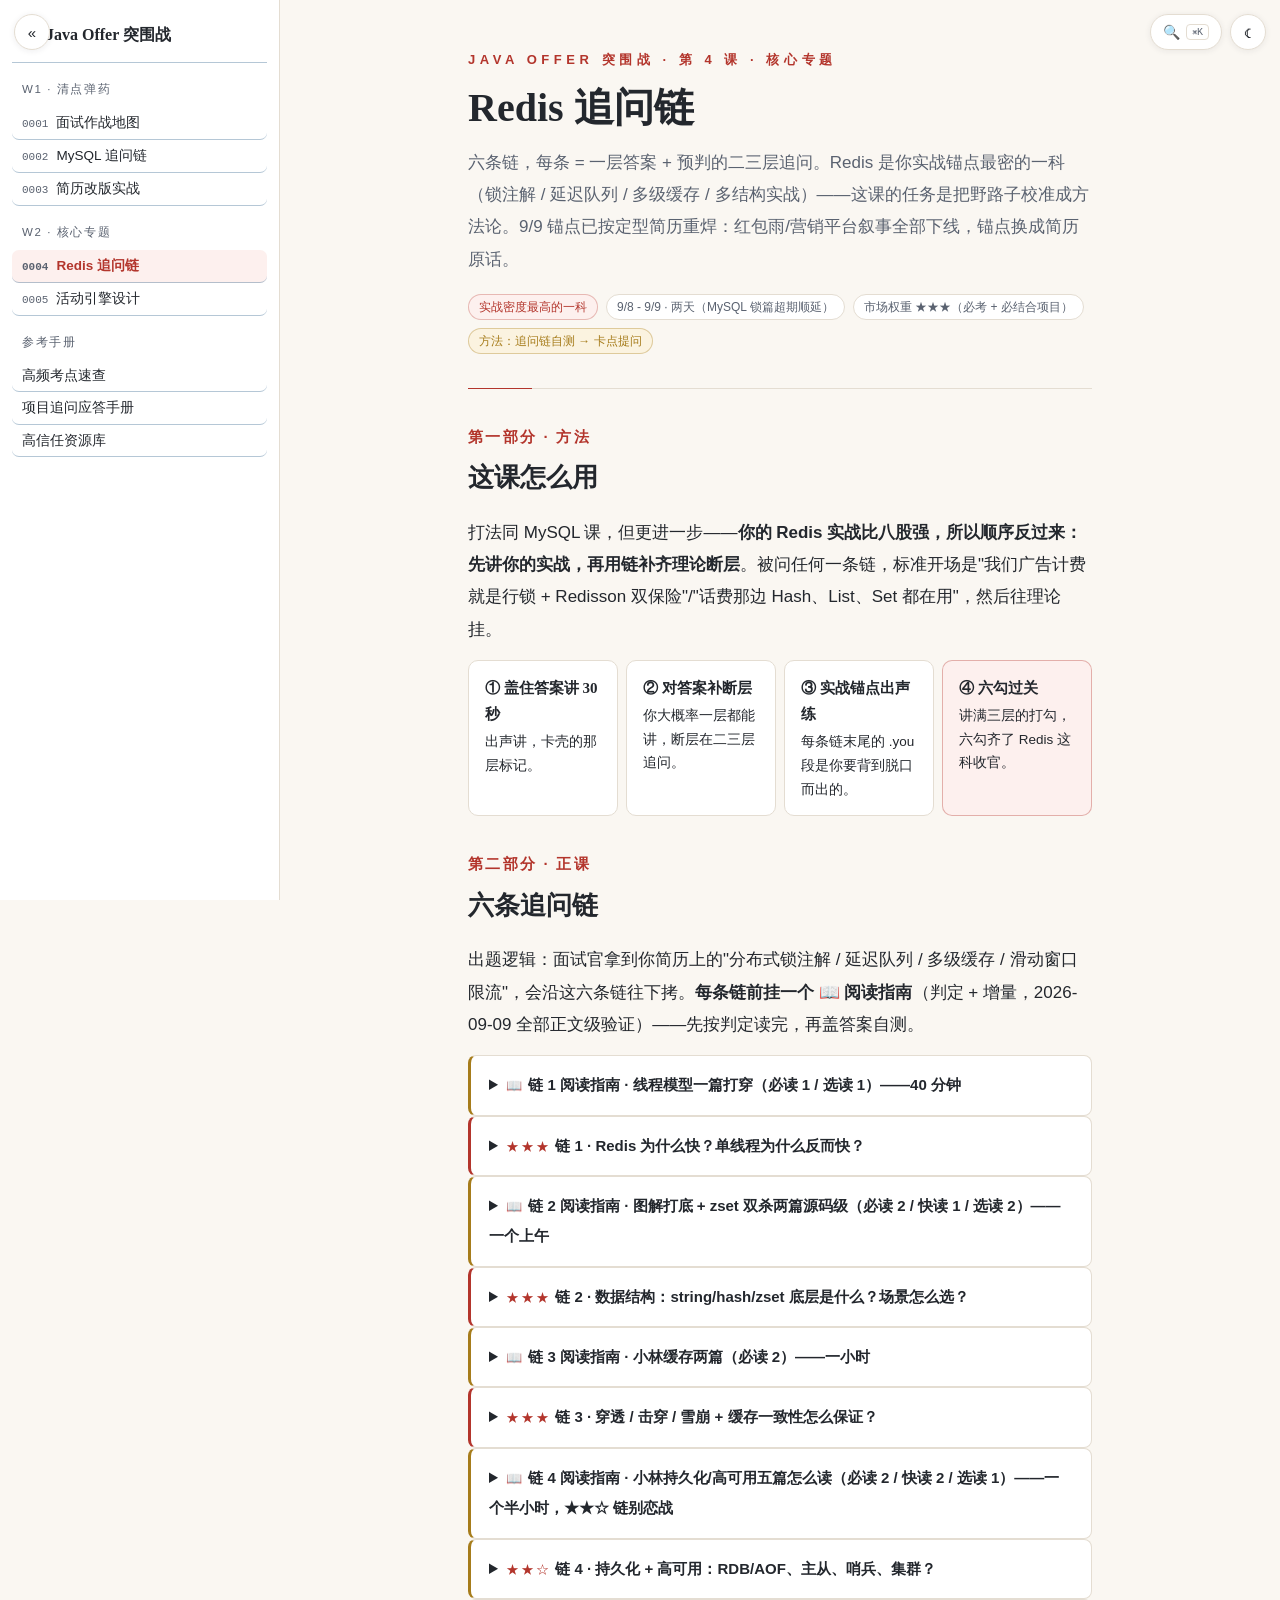
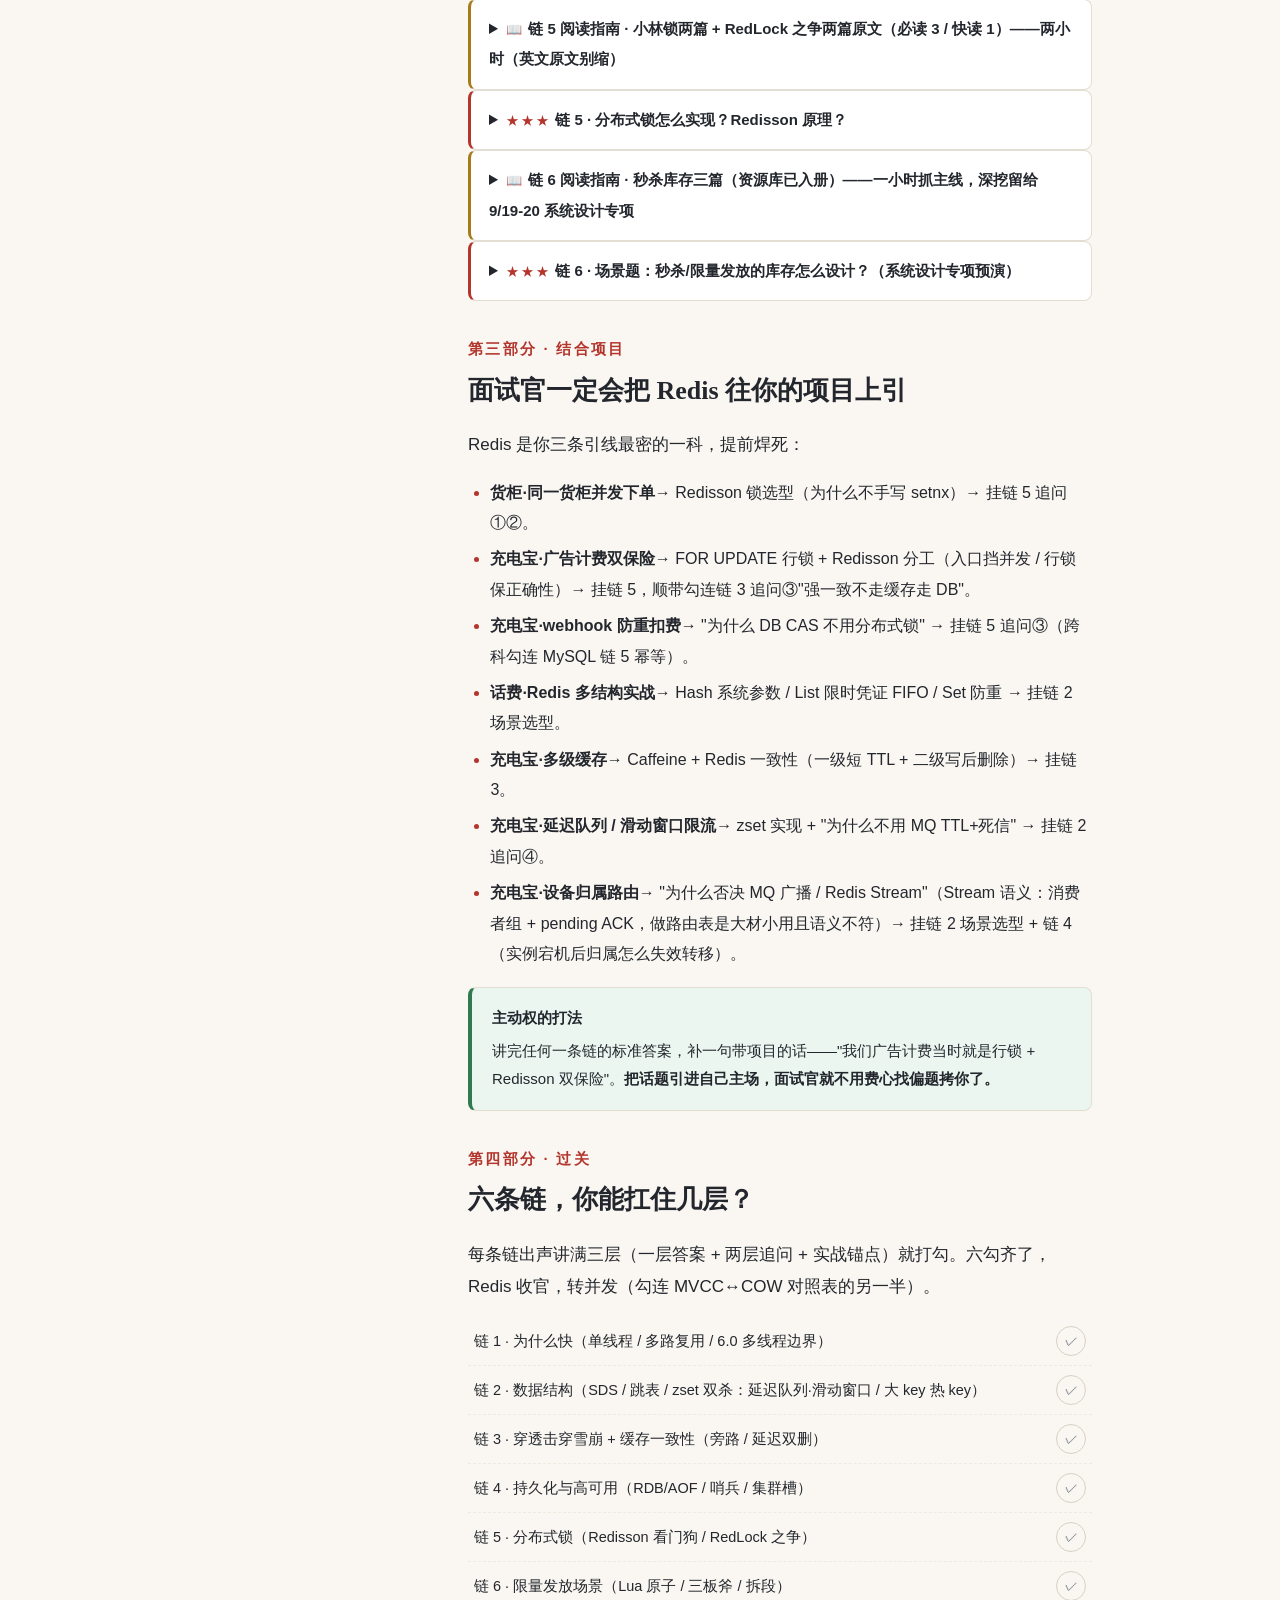
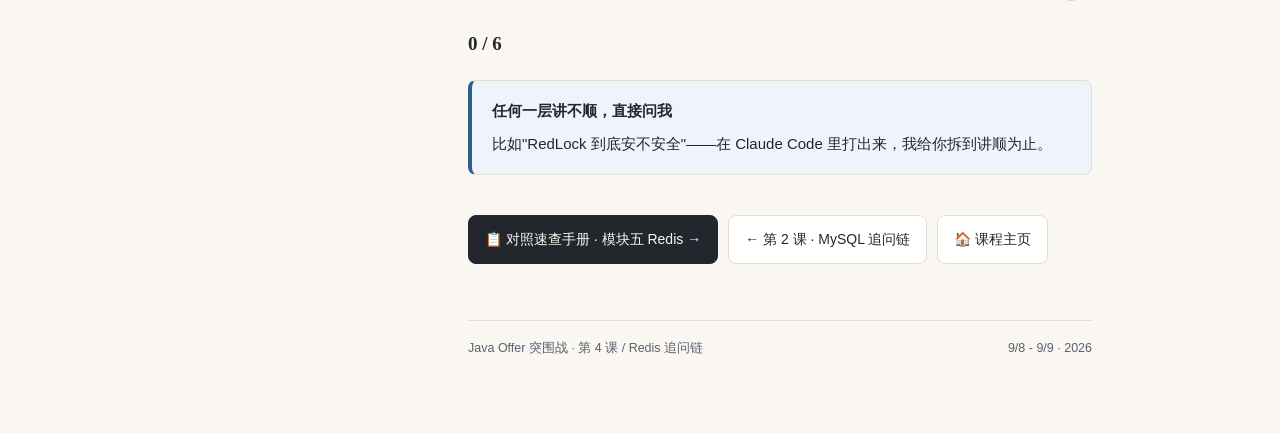
<file: lessons/0004-redis-follow-up-chains.html>
<!DOCTYPE html>
<html lang="zh-CN">
<head>
<meta charset="UTF-8">
<meta name="viewport" content="width=device-width, initial-scale=1.0">
<title>第 4 课 · Redis 追问链</title>
<link rel="icon" href="../assets/favicon.svg" type="image/svg+xml">
<link rel="stylesheet" href="../assets/style.css">
<script src="../assets/theme.js"></script>
<script src="../assets/nav.js"></script>
</head>
<body>
<div class="page">

  <div class="kicker">Java Offer 突围战 · 第 4 课 · 核心专题</div>
  <h1>Redis 追问链</h1>
  <p class="subtitle">六条链，每条 = 一层答案 + 预判的二三层追问。Redis 是你实战锚点最密的一科（锁注解 / 延迟队列 / 多级缓存 / 多结构实战）——这课的任务是把野路子校准成方法论。<span class="you">9/9 锚点已按定型简历重焊：红包雨/营销平台叙事全部下线，锚点换成简历原话。</span></p>
  <div class="meta-badges">
    <span class="badge red">实战密度最高的一科</span>
    <span class="badge">9/8 - 9/9 · 两天（MySQL 锁篇超期顺延）</span>
    <span class="badge">市场权重 ★★★（必考 + 必结合项目）</span>
    <span class="badge gold">方法：追问链自测 → 卡点提问</span>
  </div>

  <hr class="rule">

  <!-- ==================== 一、怎么用 ==================== -->
  <section>
    <h2><span class="no">第一部分 · 方法</span>这课怎么用</h2>
    <p class="lead">打法同 MySQL 课，但更进一步——<b>你的 Redis 实战比八股强，所以顺序反过来：先讲你的实战，再用链补齐理论断层</b>。被问任何一条链，标准开场是"我们广告计费就是行锁 + Redisson 双保险"/"话费那边 Hash、List、Set 都在用"，然后往理论挂。</p>
    <div class="flow">
      <div class="step"><b>① 盖住答案讲 30 秒</b>出声讲，卡壳的那层标记。</div>
      <div class="step"><b>② 对答案补断层</b>你大概率一层都能讲，断层在二三层追问。</div>
      <div class="step"><b>③ 实战锚点出声练</b>每条链末尾的 .you 段是你要背到脱口而出的。</div>
      <div class="step hot"><b>④ 六勾过关</b>讲满三层的打勾，六勾齐了 Redis 这科收官。</div>
    </div>
  </section>

  <!-- ==================== 二、六条追问链 ==================== -->
  <section>
    <h2><span class="no">第二部分 · 正课</span>六条追问链</h2>
    <p class="lead">出题逻辑：面试官拿到你简历上的"分布式锁注解 / 延迟队列 / 多级缓存 / 滑动窗口限流"，会沿这六条链往下拷。<b>每条链前挂一个 📖 阅读指南</b>（判定 + 增量，2026-09-09 全部正文级验证）——先按判定读完，再盖答案自测。</p>

    <details class="q-item f2">
      <summary><span class="stars">📖</span> <span class="q-text">链 1 阅读指南 · 线程模型一篇打穿（必读 1 / 选读 1）——40 分钟</span></summary>
      <p class="q-hook">这条链的分层点在追问②（6.0 多线程用在哪），不在"背四个原因"。筛后只两篇：</p>
      <table>
        <tr><th>篇目</th><th>判定</th><th>读法与理由</th></tr>
        <tr><td>① <a href="https://www.cnblogs.com/gz666666/p/12901507.html" target="_blank">Redis 6.0 多线程重磅发布（gz666666 · 博客园原文）</a></td><td><b>必读 ★★★</b></td><td>链 1 主战场，一篇打穿三层：为什么快（纯内存 + epoll 多路复用 + 单线程无锁）、瓶颈在哪（<b>网络 IO 与内存带宽，不在 CPU</b>）、6.0 多线程全流程（IO 线程组 RR 分发，<b>只做 socket 读写与协议解析，命令执行仍单线程</b>；<code>io-threads</code> 配置：4 核建议 2~3 线程、不超 8）。追问②"线程到底用在哪"的标准答案出处。<span class="you">注：阿里云开发者社区 760847 是该文转载版（UGC 平台），2026-09-10 已溯源换回博客园原文，内容逐段核对一致。</span></td></tr>
        <tr><td>② <a href="https://xiaolincoding.com/redis/module/strategy.html" target="_blank">Redis 过期删除策略和内存淘汰策略有什么区别？（小林）</a></td><td>选读 · 附加弹药</td><td>追问③"慢命令堵全服务"的姊妹题：过期怎么删（惰性 + 定期：hz10、每次抽查 20 个、过期占比超 25% 循环、单次 25ms 上限）；内存满怎么淘汰（8 种策略、近似 LRU 随机采样、LFU 的 24bit 拆 16bit 时间戳 + 8bit 对数计数）。被问"你们淘汰策略怎么配的"时接得住</td></tr>
      </table>
      <p class="q-hook"><span class="you">自测口径：合上文章讲 6.0 多线程全流程，能说出"主线程把读事件 RR 分给 IO 线程、阻塞等齐、再单线程执行命令"就算过；讲不出就回去把 ① 的图再看一遍。</span></p>
    </details>

    <details class="q-item f3">
      <summary><span class="stars">★★★</span> <span class="q-text">链 1 · Redis 为什么快？单线程为什么反而快？</span></summary>
      <p class="q-hook"><b>一层：</b>四个原因一口气说完——纯内存操作（纳秒级）+ 单线程无锁竞争、无上下文切换 + IO 多路复用（epoll，一个线程看管所有连接）+ 高效数据结构（SDS/跳表/listpack）。</p>
      <p class="q-hook"><b>追问①：单线程为什么不是瓶颈？</b><br>Redis 的瓶颈在<b>网络 IO 和内存带宽，不在 CPU</b>；单线程免掉了锁竞争和线程切换的开销，反而把内存操作的速度优势吃满。</p>
      <p class="q-hook"><b>追问②：6.0 为什么又引入多线程？</b><br>多线程只用在<b>网络读写</b>（IO 线程组并行收包/发包），<b>命令执行仍然是单线程</b>——所以无锁设计全部保留，不存在多线程写数据的一致性问题。别答成"6.0 变多线程了"，要说清线程用在了哪。</p>
      <p class="q-hook"><b>追问③：单线程的坑是什么？</b><br>一条慢命令堵死全服务：<code>keys *</code>、大 key 的 hgetall/smembers、bigkey 的 del。生产对策：禁 keys 用 <code>scan</code>；大 key 删除用 <code>unlink</code>（异步）；监控 slowlog。</p>
      <p class="q-hook"><span class="you">你的锚点：被问"你们 Redis 出过什么问题"时，慢命令 + 大 key 是最自然的故障叙事入口（接链 2 追问③）。</span></p>
    </details>

    <details class="q-item f2">
      <summary><span class="stars">📖</span> <span class="q-text">链 2 阅读指南 · 图解打底 + zset 双杀两篇源码级（必读 2 / 快读 1 / 选读 2）——一个上午</span></summary>
      <p class="q-hook">读序 = ① → ④ → ② → ③ → ⑤。①④ 是主战场（底层原理 + 你简历上的延迟队列），②③⑤ 按场景拣增量：</p>
      <table>
        <tr><th>篇目</th><th>判定</th><th>读法与理由</th></tr>
        <tr><td>① <a href="https://xiaolincoding.com/redis/data_struct/data_struct.html" target="_blank">Redis 数据结构（小林）</a></td><td><b>必读 ★★★</b></td><td>链 2 地基，9 种结构全图解。增量重点：SDS 三优势（O(1) 长度 / 二进制安全 / 预分配）、跳表随机层级（每层 25% 概率）+ <b>antirez 原话"为什么不用平衡树"</b>（范围查询链表顺扫 vs 中序遍历、实现简单、无旋转）、渐进式 rehash、listpack 取代 ziplist（根绝连锁更新）——追问①②的答案全在这</td></tr>
        <tr><td>② <a href="https://xiaolincoding.com/redis/data_struct/command.html" target="_blank">Redis 常见数据类型和应用场景（小林）</a></td><td>快读 20 分钟</td><td>场景弹药库：五基本类型各干什么 + String 三编码（int/embstr/raw）+ List 做消息队列的三需求（保序 / 阻塞 / 去重）。<b>特别值钱的是"Redis 作 MQ 的两个短板"</b>（丢数据：AOF everysec + 主从异步复制；内存不可堆积）+ Stream 消费组 XPENDING/XACK——你第三部分"为什么否决 Redis Stream"引线的弹药出处</td></tr>
        <tr><td>③ <a href="https://zhuanlan.zhihu.com/p/405337501" target="_blank">深度干货｜一文详解 Redis 中 BigKey、HotKey 的发现与处理（知乎 · 阿里云瑶池）</a></td><td>选读前 2/3</td><td>追问③主战场：大 key / 热 key 的定义数字、危害（阻塞单线程 / 集群内存倾斜 / 迁移慢）、发现手段（<code>--bigkeys</code>、memory usage、hotkeys 需开 LFU、rdb-tools；debug object 的坑）、处理（拆 key / UNLINK 异步删 / 热 key 多副本 / 读写分离）。结尾 Tair 产品段跳过</td></tr>
        <tr><td>④ <a href="https://cloud.tencent.com/developer/article/2393347" target="_blank">Redisson 源码（二）延迟队列 RDelayedQueue 的使用及原理分析（腾讯云）</a></td><td><b>必读 ★★★</b></td><td>追问④的底层答案——简历上"Redisson 延迟队列"六个字就靠这篇撑：四数据结构 = timeout zset（score = 触发时间）+ order list（排队顺序）+ channel（pub/sub 到期通知）+ 目标 list（就绪任务）；QueueTransferTask 定时搬运（zrangebyscore 限 100 条 → rpush 目标 + lrem + zrem 打成一个 Lua）；消费端 BLPOP。能默画这张图，"什么原理"就不虚</td></tr>
        <tr><td>⑤ <a href="https://developer.aliyun.com/article/830956" target="_blank">Redis 之 zset 实现滑动窗口限流（阿里云）</a></td><td>选读</td><td>追问④另一半的 Java 落地版：固定窗口边界双倍流量的错误设计图解 + pipeline 与 Lua 两种实现完整代码。<b>边界彩蛋：value 直接用毫秒时间戳时，同毫秒请求被 zset 去重、计数偏少、限流悄悄放宽</b>——解法 value 拼随机后缀。这个坑主动说出来是加分项</td></tr>
      </table>
      <p class="q-hook"><span class="you">自测口径：④ 的四数据结构能默画、滑窗三命令配方（zadd / zremrangebyscore / zcard + Lua 保原子）能默写，再把 MQ 侧 TTL+死信"到点必死、不可取消"的对比挂上——追问④三层就齐了。</span></p>
    </details>

    <details class="q-item f3">
      <summary><span class="stars">★★★</span> <span class="q-text">链 2 · 数据结构：string/hash/zset 底层是什么？场景怎么选？</span></summary>
      <p class="q-hook"><b>一层：</b>五件套场景先顺溜——string：计数器、缓存对象（JSON）、分布式锁；hash：对象部分字段频繁改（比 string+JSON 省内存、可单字段改）；list：简单队列；set：去重、交集（共同好友）；zset：排行榜、延迟队列（score=执行时间戳）。</p>
      <p class="q-hook"><b>追问①：底层结构？</b><br>SDS：O(1) 取长度、二进制安全、预分配减少扩容（对比 C 字符串三宗罪）；hash：listpack（7.0 前 ziplist）→ 阈值后转 hashtable；zset：元素少用 listpack，多了用 <b>skiplist + hashtable</b>（跳表管范围、哈希管单查）。</p>
      <p class="q-hook"><b>追问②：zset 为什么用跳表不用红黑树？</b><br>三板：范围查询跳表是链表顺序遍历、红黑树要中序遍历；实现简单得多；插入删除不需要旋转平衡。加分回答：跳表层级靠随机，期望 O(logN)。</p>
      <p class="q-hook"><b>追问③：大 key 和热 key 怎么处理？</b><br>大 key：阻塞单线程（删/读都慢）、内存倾斜（集群里某个节点爆）、迁移慢——拆 key（大 hash 拆成 N 段）、unlink 异步删、能不用大集合就不用。热 key：单节点被打爆——本地缓存（Caffeine）兜一层、热 key 拆多份加随机后缀、读写分离分摊读。</p>
      <p class="q-hook"><b>追问④：zset 在你手里还干过什么？——延迟队列 + 滑动窗口限流（你技能清单写了，必被拷）</b><br><b>延迟队列</b>：score = 触发时间戳，<code>zrangebyscore</code> 捞到期的任务；Redisson 延迟队列底层同构（zset 排队 + list 就绪 + 定时搬运），开箱即用。<b>必带选型对比</b>——你 MQ 侧明明写了 TTL + 死信：固定时长的延迟兜底走 MQ 省事，但 TTL 队列"到点必死"，不能随时取消、不能动态改时间；订单超时这类"可能提前取消"的延迟任务走 Redisson（<code>zrem</code> 即取消）。<br><b>滑动窗口限流</b>：<code>zadd</code> 时间戳入窗 → <code>zremrangebyscore</code> 清窗外 → <code>zcard</code> 计数，超阈值就拒——三条命令打成一个 Lua 保原子。对比固定计数器的临界突刺：窗口滑起来，边界瞬间就没有双倍流量问题。</p>
      <p class="q-hook"><span class="you">你的锚点（话费三结构连发）：简历原话就是场景题答案——<b>Hash 存系统参数</b>（字段级改，比 string+JSON 省内存）、<b>List 管限时支付凭证</b>（FIFO，旧凭证先淘汰）、<b>Set 防订单重复</b>（sadd 判重）。被问"你用过哪些结构"就把这三连甩出去，每个都带场景。追问④两个锚在充电宝：Redisson 延迟队列框架 + 网关滑动窗口限流。</span></p>
    </details>

    <details class="q-item f2">
      <summary><span class="stars">📖</span> <span class="q-text">链 3 阅读指南 · 小林缓存两篇（必读 2）——一小时</span></summary>
      <p class="q-hook">框架你已有（三兄弟 + Cache Aside），这两篇把框架换成带图细节和边界论证：</p>
      <table>
        <tr><th>篇目</th><th>判定</th><th>读法与理由</th></tr>
        <tr><td>① <a href="https://xiaolincoding.com/redis/cluster/cache_problem.html" target="_blank">什么是缓存雪崩、击穿、穿透？（小林）</a></td><td><b>必读 ★★★</b></td><td>一层答案的图解版 + 方案细节：布隆过滤器（位图 + N 个哈希，<b>只误判"存在"、不误判"不存在"</b>，所以放在入口拦穿透）、击穿的互斥锁与后台异步更新、雪崩的随机 TTL + 熔断限流兜底</td></tr>
        <tr><td>② <a href="https://xiaolincoding.com/redis/architecture/mysql_redis_consistency.html" target="_blank">数据库和缓存如何保证一致性？（小林）</a></td><td><b>必读 ★★★</b></td><td>追问①②主战场：双更为什么错（并发交叉出旧值）、先删缓存再写库的脏读窗口、先写库再删缓存窗口为什么小 + 过期时间兜底、<b>延迟双删的"睡眠多久"是玄学</b>（要盖过读请求回源耗时）、MQ 重试删缓存、Canal 订阅 binlog + 删成功才 ACK。读完"窗口都在哪"就有图可讲</td></tr>
      </table>
      <p class="q-hook"><span class="you">自测口径照链 3 .you 段：一致性方案讲你的 Caffeine + Redis 多级缓存（一级短 TTL + 二级写后删除）；延迟双删只答原理、别 claim 项目用过——"评估过，时效要求不高，短 TTL 已够"。</span></p>
    </details>

    <details class="q-item f3">
      <summary><span class="stars">★★★</span> <span class="q-text">链 3 · 穿透 / 击穿 / 雪崩 + 缓存一致性怎么保证？</span></summary>
      <p class="q-hook"><b>一层（三兄弟必须一口气顺溜讲完）：</b><b>穿透</b>＝查根本不存在的数据，缓存永远 miss，请求全打到 DB → 布隆过滤器拦 / 空值缓存（短 TTL）；<b>击穿</b>＝一个热点 key 过期瞬间，并发全回源 → 互斥锁（只放一个请求回源）/ 逻辑过期（不真过期，异步刷新）；<b>雪崩</b>＝大面积 key 同时过期或 Redis 宕机 → 随机 TTL 打散 + 多级缓存 + 限流降级兜底。</p>
      <p class="q-hook"><b>追问①：缓存一致性（Cache Aside 旁路缓存）：</b>读——先查缓存，miss 回源 DB 再写缓存；写——<b>先写 DB，再删缓存</b>。两个"为什么是删不是更新"：懒加载避免无效计算（写了不一定有人读）；更新缓存在并发下会双写不一致（两个写线程交叉更新出旧值）。</p>
      <p class="q-hook"><b>追问②：先写库还是先删缓存？窗口都在哪？</b><br>先删缓存再写库：删完还没写库，另一个线程读 miss 回源拿到<b>旧值</b>写进缓存 → 长时间脏数据。先写库再删缓存：窗口极小（读 miss 回源恰好发生在写库前、删缓存后），但仍存在 → 所以引出<b>延迟双删</b>（写库后隔几百 ms 再删一次）或 <b>binlog 订阅（canal）异步失效</b>兜底。</p>
      <p class="q-hook"><b>追问③：能保证强一致吗？</b><br>不能，也别保证——缓存的定位就是最终一致。强一致诉求的数据（库存、余额）不要走缓存，走 DB 行锁/乐观锁。这句一出，面试官知道你真权衡过。</p>
      <p class="q-hook"><span class="you">你的锚点：充电宝的 Caffeine + Redis 多级缓存（按堆内存自适应上限）——一级 Caffeine 挡热 key（勾连链 2 追问③），二级 Redis，miss 回源 DB；写侧先写库再删 Redis，Caffeine 靠短 TTL 自然过期兜底，接受秒级不一致。<b>口径提醒</b>：延迟双删你只答原理，别 claim 项目里用了——简历没写，被追问就说"评估过，我们时效要求不高，短 TTL 已够"。</span></p>
    </details>

    <details class="q-item f2">
      <summary><span class="stars">📖</span> <span class="q-text">链 4 阅读指南 · 小林持久化/高可用五篇怎么读（必读 2 / 快读 2 / 选读 1）——一个半小时，★★☆ 链别恋战</span></summary>
      <p class="q-hook">这条链权重 ★★☆，投入要克制：两篇必读对准追问①②，两篇快读补全景，一篇选读只读 16384 那两屏：</p>
      <table>
        <tr><th>篇目</th><th>判定</th><th>读法与理由</th></tr>
        <tr><td>① <a href="https://xiaolincoding.com/redis/storage/aof.html" target="_blank">AOF 持久化是怎么实现的？（小林）</a></td><td><b>必读 ★★★</b></td><td>追问①主战场：always/everysec/no 三档 = fsync 时机（和 MySQL <code>innodb_flush_log_at_trx_commit</code> 0/1/2 同一权衡）+ BIO 异步线程；rewrite 全流程（fork 子进程 + COW 页表写保护 + AOF 重写缓冲区兜增量）；7.0 MP-AOF（manifest + base RDB + incr AOF）</td></tr>
        <tr><td>② <a href="https://xiaolincoding.com/redis/cluster/master_slave_replication.html" target="_blank">主从复制是怎么实现的？（小林）</a></td><td><b>必读 ★★★</b></td><td>追问②主战场：psync 的 runID + offset、全量同步三阶段、replication buffer vs repl_backlog_buffer（环形，估算公式 second × write_size × 2）。<b>文末面试题段直接覆盖脑裂</b>：min-slaves-to-write / min-slaves-max-lag 让旧主写不进从库就拒写</td></tr>
        <tr><td>③ <a href="https://xiaolincoding.com/redis/storage/rdb.html" target="_blank">RDB 快照是怎么实现的？（小林）</a></td><td>快读 15 分钟</td><td>save vs bgsave、fork + COW 极端 2 倍内存、4.0 混合持久化（RDB 头 + AOF 增量）。结论链里已有，读机制细节校准口径</td></tr>
        <tr><td>④ <a href="https://xiaolincoding.com/redis/cluster/sentinel.html" target="_blank">为什么要有哨兵？（小林）</a></td><td>快读 15 分钟</td><td>三职责（监控 / 选主 / 通知）、主观下线 vs 客观下线（quorum = N/2+1，<b>为什么哨兵要奇数个</b>）、leader 选举两条件、选主三轮过滤（优先级 → 复制进度 → runID）。你部署形态题答案的一半在这</td></tr>
        <tr><td>⑤ <a href="https://xiaolincoding.com/redis/cluster/cluster.html" target="_blank">为什么要有 Redis Cluster 集群？（小林）</a></td><td>选读两段</td><td><b>追问③的直接出处</b>：16384 = antirez 原话——心跳包带槽位 bitmap，65536 要 8KB、16384 只要 2KB，且集群节点一般不过千、2^14 够分。顺带读 MOVED（永久迁移）vs ASK（临时迁移 + ASKING）；Gossip 细节与槽迁移流程可跳</td></tr>
      </table>
      <p class="q-hook"><span class="you">自测口径：读完 ②④ 应能自己反推"哨兵 vs 集群"的选型逻辑（要分片扩容才上集群，否则哨兵够用）——然后今晚把充电宝的真实部署形态查证回来，把链 4 .you 段的待办销掉。</span></p>
    </details>

    <details class="q-item f2">
      <summary><span class="stars">★★☆</span> <span class="q-text">链 4 · 持久化 + 高可用：RDB/AOF、主从、哨兵、集群？</span></summary>
      <p class="q-hook"><b>一层：</b>RDB＝定时快照，恢复快但丢整个窗口；AOF＝命令追加日志，everysec 最多丢 1 秒；4.0 起混合持久化＝RDB 头 + AOF 增量，鱼和熊掌。高可用三级：主从复制 → 哨兵（监控+自动故障转移）→ 集群（16384 槽分片，gossip 通信）。</p>
      <p class="q-hook"><b>追问①：AOF 刷盘策略与 rewrite？</b><br>always/everysec/no 三档——和 MySQL <code>innodb_flush_log_at_trx_commit</code> 0/1/2 是同一个"安全 vs 性能"权衡（勾连第 2 课链 6 阅读指南）。rewrite＝把冗余命令压成最小命令集（set a 100 次只留最后一次），fork 子进程做、不阻塞主线程。</p>
      <p class="q-hook"><b>追问②：主从复制细节 + 脑裂？</b><br>全量（RDB 快照 + 缓冲命令）vs 增量（repl_backlog 环形缓冲区）。脑裂：主库假死，哨兵升从为新主，旧主复活后客户端还往旧主写 → 数据双份。缓解：min-replicas-to-write（旧主写不进从库就拒写）。</p>
      <p class="q-hook"><b>追问③：集群为什么是 16384 个槽？</b><br>槽位信息靠心跳包广播：65536 个槽的 bitmap 要 8KB/心跳，太浪费；16384 只要 2KB；且集群节点一般不过千，16384 够分。</p>
      <p class="q-hook"><span class="you">你的锚点：充电宝出海的 Redis 是哨兵还是集群、为什么这么选——想不起来今晚就去查，这是"你们架构怎么搭的"必答题。</span></p>
    </details>

    <details class="q-item f2">
      <summary><span class="stars">📖</span> <span class="q-text">链 5 阅读指南 · 小林锁两篇 + RedLock 之争两篇原文（必读 3 / 快读 1）——两小时（英文原文别缩）</span></summary>
      <p class="q-hook">你锚点最密的一条链，读物也最重：小林两篇钉 Redisson 机制，Kleppmann / antirez 原文把"RedLock 之争"从八股升级成一手论据：</p>
      <table>
        <tr><th>篇目</th><th>判定</th><th>读法与理由</th></tr>
        <tr><td>① <a href="https://xiaolincoding.com/redis/module/setnx.html" target="_blank">多节点争抢资源，Redis 分布式锁是怎么实现的？（小林）</a></td><td><b>必读 ★★★</b></td><td>主战场，锁四问题演进链：锁争抢 → 僵尸锁（setnx + expire 不原子）→ 锁过期（业务没跑完锁没了）→ 单点（主从切换丢锁）；对应解法 SET NX EX 一条命令 + 唯一 value + Lua 比对释放 + 看门狗续期 + RedLock 多数派。一层答案与追问①全在这</td></tr>
        <tr><td>② <a href="https://xiaolincoding.com/redis/cluster/redlock.html" target="_blank">如何保证 Redis 分布式锁的高可用和高性能？（小林）</a></td><td><b>必读 ★★★</b></td><td>进阶篇，全是追问弹药：加锁失败等待轮询 vs 事件监听、<b>可重试的幂等设计（GET 校验 UUID 三种情况）</b>、锁过期 P999 + 缓冲提前量、看门狗<b>续约失败时保守中断 vs 激进继续</b>、业务中断用 volatile / interrupt 检查点、<b>锁有效时间 = 过期时间 − 加锁耗时</b>、Singleflight / 本地锁交接的批判——追问③"什么时候不该用分布式锁"的另一半弹药（另一半是你 webhook 的 DB CAS）</td></tr>
        <tr><td>③ <a href="https://martin.kleppmann.com/2016/02/08/how-to-do-distributed-locking.html" target="_blank">How to do distributed locking（Martin Kleppmann，英文）</a></td><td><b>必读 ★★★</b></td><td>追问②争议的一手原文：用锁的两个目的（效率 vs 正确性）、<b>时钟跳变 + GC 停顿让 RedLock 失效的时序图</b>（客户端 1 拿锁 → GC 卡住 → 锁过期 → 客户端 2 拿同一把锁 → 客户端 1 醒来写旧数据）、根治靠 <b>fencing token</b>（单调递增令牌，下游拒绝旧令牌）。面试说出"Kleppmann 的 fencing token"，直接和背八股的分层</td></tr>
        <tr><td>④ <a href="https://antirez.com/news/101" target="_blank">Is Redlock safe?（antirez，英文）</a></td><td>快读 15 分钟</td><td>反方回应：Redis 作者逐条反驳，分歧核心在<b>时钟模型假设</b>（Kleppmann 假设时钟会跳变，antirez 认为工程上时钟大体可靠）。能讲清"双方分歧点在哪"，比站队任何一方都高级</td></tr>
      </table>
      <p class="q-hook"><span class="you">自测口径：双锚点（货柜选型 + 充电宝双保险）讲完后主动抛 RedLock 之争——"我读过这场争论的原文，Kleppmann 的 fencing token 是根治方案，但我们这个量级 Redisson 看门狗 + DB 行锁兜底已够"。一句把理论、一手文献、工程权衡说齐。</span></p>
    </details>

    <details class="q-item f3">
      <summary><span class="stars">★★★</span> <span class="q-text">链 5 · 分布式锁怎么实现？Redisson 原理？</span></summary>
      <p class="q-hook"><b>一层：</b><code>SET key value NX EX</code> 原子抢锁（NX 不存在才设 + EX 过期，一条命令原子——别拆成 setnx + expire 两条）；value 存唯一标识（UUID/线程 ID），释放用 Lua 脚本"比对再删"（防误删别人的锁）。</p>
      <p class="q-hook"><b>追问①：锁过期了业务还没跑完？</b><br>Redisson 看门狗：默认锁 30s，后台线程每 10s（1/3）续期，业务活着锁就在；Redisson 加锁失败默认自旋重试 + Lua 保原子。可重入靠 hash 结构（field=线程，value=重入次数）。</p>
      <p class="q-hook"><b>追问②：主从切换丢锁？</b><br>锁写主库还没同步到从库，主库挂了、从库升主 → 锁没了，第二个人又拿到同一把锁 → RedLock（多数派节点都加成功才算成功）→ 但 RedLock 有争议：Martin Kleppmann vs antirez 之争——时钟跳变、GC 停顿下 RedLock 也不绝对安全，根治要 fencing token（单调递增令牌，下游拒绝旧令牌）。<b>说出这场争论直接加分。</b></p>
      <p class="q-hook"><b>追问③：什么时候不该用分布式锁？</b><br>能用 DB 唯一约束/条件更新兜底的场景别上锁——你充电宝 webhook 的简历原话就是"<b>DB CAS 更新而非分布式锁防重扣费</b>"：重复回调天然在 CAS 上撞墙，比锁简单还可靠。分布式锁治"互斥执行"，不包"数据正确性"。</p>
      <p class="q-hook"><span class="you">你的锚点（双份，注意项目归属）：①<b>货柜项目</b>——Redisson 锁限制同一货柜并发下单，"为什么选 Redisson 不手写 setnx：看门狗续期 + 可重入 + 现成的 Lua 释放"；②<b>充电宝广告计费</b>——"FOR UPDATE 行锁 + Redisson 分布式锁双保险"：Redisson 在入口挡跨实例并发，行锁是数据正确性的最后防线，两道各管各的。加分补一句：锁在充电宝已沉淀成 <b>SpEL key 注解</b>，业务方法零侵入。</span></p>
    </details>

    <details class="q-item f2">
      <summary><span class="stars">📖</span> <span class="q-text">链 6 阅读指南 · 秒杀库存三篇（资源库已入册）——一小时抓主线，深挖留给 9/19-20 系统设计专项</span></summary>
      <p class="q-hook">三篇早就在 RESOURCES.md"秒杀库存"包入册（2026-09-08 验证），这里只给读序和判定：现在是 Redis 课，第一遍抓三板斧主线即可，拆段 / 对账的深挖留给系统设计专项。</p>
      <table>
        <tr><th>篇目</th><th>判定</th><th>读法与理由</th></tr>
        <tr><td>① <a href="https://magicliang.github.io/2021/03/10/%E7%A7%92%E6%9D%80%E9%80%9A%E7%94%A8%E8%A7%A3%E5%86%B3%E6%96%B9%E6%A1%88/index.html" target="_blank">秒杀通用解决方案（阿里/美团/腾讯方案对比）- magicliang</a></td><td><b>必读 ★★★</b></td><td>AliSQL 内核排队（单行 8 万 TPS）vs 美团 Redis + MQ 双通道 vs 通用分层漏斗——三板斧"为什么每层都必须存在"的大厂对照版</td></tr>
        <tr><td>② <a href="https://developer.aliyun.com/article/1667899" target="_blank">高并发秒杀系统实战（Redis + Lua 防超卖）- 阿里云</a></td><td>快读</td><td>DECR 原子预扣 + 失败回补、为什么不用 WATCH + MULTI、分段库存 userId % N 路由——追问③"流量大 10 倍"的拆段弹药</td></tr>
        <tr><td>③ <a href="https://juejin.cn/post/7496345865231368203" target="_blank">库存系统如何避免超卖和少卖？- 掘金</a></td><td>快读</td><td>少卖问题（超时未支付回补 + 幂等）——只讲超卖不讲少卖是面试常见短板，追问②"Redis 扣了 DB 没写成"的对照面</td></tr>
      </table>
      <p class="q-hook"><span class="you">自测口径：读完用审计视角复讲你的活动引擎——寻宝 FirstCome 的三板斧怎么摆、14 项缺陷里哪几条本质是"缺了这三板斧"。第 5 课设计稿 + code/activity-engine 里你写的 Lua 片段就是实证。</span></p>
    </details>

    <details class="q-item f3">
      <summary><span class="stars">★★★</span> <span class="q-text">链 6 · 场景题：秒杀/限量发放的库存怎么设计？（系统设计专项预演）</span></summary>
      <p class="q-hook"><b>一层（三板斧主线）：</b>前端静态化 + CDN 挡读流量 → <b>Redis Lua 预扣库存</b>（原子扣减，扛住洪峰）→ MQ 异步下单削峰 → DB <code>stock &gt; 0</code> 条件更新兜底。讲清一句：<b>DB 不能碰洪峰流量</b>，流量在 Redis 层就要消化掉。</p>
      <p class="q-hook"><b>追问①：为什么 Lua？</b><br>Redis 单线程执行，脚本整体原子——"查库存 + 扣减"若拆成两条命令，中间会被人插队（check-then-act 的 Redis 版，勾连第 2 课链 4 幻读事故形态）。</p>
      <p class="q-hook"><b>追问②：Redis 扣了、DB 没写成怎么办？</b><br>MQ 消费失败重试 + 死信队列兜底；定时对账任务核 Redis 与 DB 库存；超卖最终防线是 DB 的条件更新（<code>update ... where stock &gt; 0</code>，靠行锁串行化最后一道）。</p>
      <p class="q-hook"><b>追问③（流量大 10 倍）：</b>库存拆段（100 个 key 各存 1/100，扣完再合）、本地缓存读、限流令牌桶、降级（卖完直接返回，不再回源）。</p>
      <p class="q-hook"><span class="you">你的锚点（用审计+设计稿口吻，别用主导口吻——简历里寻宝是你的审计对象）：活动引擎的"<b>先到先得</b>"就是秒杀同构。话术："我审计寻宝全链路时定位过发放链路的 14 项缺陷，引擎归位方案里 FirstCome 走 Redis Lua 预减 → MQ 异步落库 → DB 条件更新兜底，红包余量就是库存"——这套第 5 课设计稿写着，code/activity-engine 里有你亲手写的 Lua 片段，讲得有底气。这是你系统设计专项（9/19-20）的第一块积木。</span></p>
    </details>
  </section>

  <!-- ==================== 三、结合项目 ==================== -->
  <section>
    <h2><span class="no">第三部分 · 结合项目</span>面试官一定会把 Redis 往你的项目上引</h2>
    <p class="lead">Redis 是你三条引线最密的一科，提前焊死：</p>
    <ul>
      <li><b>货柜·同一货柜并发下单</b>→ Redisson 锁选型（为什么不手写 setnx）→ 挂链 5 追问①②。</li>
      <li><b>充电宝·广告计费双保险</b>→ FOR UPDATE 行锁 + Redisson 分工（入口挡并发 / 行锁保正确性）→ 挂链 5，顺带勾连链 3 追问③"强一致不走缓存走 DB"。</li>
      <li><b>充电宝·webhook 防重扣费</b>→ "为什么 DB CAS 不用分布式锁" → 挂链 5 追问③（跨科勾连 MySQL 链 5 幂等）。</li>
      <li><b>话费·Redis 多结构实战</b>→ Hash 系统参数 / List 限时凭证 FIFO / Set 防重 → 挂链 2 场景选型。</li>
      <li><b>充电宝·多级缓存</b>→ Caffeine + Redis 一致性（一级短 TTL + 二级写后删除）→ 挂链 3。</li>
      <li><b>充电宝·延迟队列 / 滑动窗口限流</b>→ zset 实现 + "为什么不用 MQ TTL+死信" → 挂链 2 追问④。</li>
      <li><b>充电宝·设备归属路由</b>→ "为什么否决 MQ 广播 / Redis Stream"（Stream 语义：消费者组 + pending ACK，做路由表是大材小用且语义不符）→ 挂链 2 场景选型 + 链 4（实例宕机后归属怎么失效转移）。</li>
    </ul>
    <div class="callout green">
      <span class="ttl">主动权的打法</span>
      讲完任何一条链的标准答案，补一句带项目的话——"我们广告计费当时就是行锁 + Redisson 双保险"。<b>把话题引进自己主场，面试官就不用费心找偏题拷你了。</b>
    </div>
  </section>

  <!-- ==================== 四、过关 ==================== -->
  <section>
    <h2><span class="no">第四部分 · 过关</span>六条链，你能扛住几层？</h2>
    <p class="lead">每条链出声讲满三层（一层答案 + 两层追问 + 实战锚点）就打勾。六勾齐了，Redis 收官，转并发（勾连 MVCC↔COW 对照表的另一半）。</p>
    <div id="checks"></div>
    <h3 style="margin-top:16px" id="checkSummary">0 / 6</h3>
    <div id="passBox" style="display:none" class="callout green">
      <span class="ttl">过关</span>
      六条链全部三层讲顺。去第 1 课把 Redis 自评改上去，然后开并发专题。
    </div>
    <div class="callout">
      <span class="ttl">任何一层讲不顺，直接问我</span>
      比如"RedLock 到底安不安全"——在 Claude Code 里打出来，我给你拆到讲顺为止。
    </div>
  </section>

  <div class="lesson-nav no-print">
    <a class="primary" href="../reference/0001-high-frequency-topics.html">📋 对照速查手册 · 模块五 Redis →</a>
    <a href="0002-mysql-follow-up-chains.html">← 第 2 课 · MySQL 追问链</a>
    <a href="../index.html">🏠 课程主页</a>
  </div>

  <footer class="site">
    <span>Java Offer 突围战 · 第 4 课 / Redis 追问链</span>
    <span>9/8 - 9/9 · 2026</span>
  </footer>
</div>

<script>
(function () {
  var CHAINS = [
    { id: "fast",    name: "链 1 · 为什么快（单线程 / 多路复用 / 6.0 多线程边界）" },
    { id: "ds",      name: "链 2 · 数据结构（SDS / 跳表 / zset 双杀：延迟队列·滑动窗口 / 大 key 热 key）" },
    { id: "cache",   name: "链 3 · 穿透击穿雪崩 + 缓存一致性（旁路 / 延迟双删）" },
    { id: "ha",      name: "链 4 · 持久化与高可用（RDB/AOF / 哨兵 / 集群槽）" },
    { id: "lock",    name: "链 5 · 分布式锁（Redisson 看门狗 / RedLock 之争）" },
    { id: "seckill", name: "链 6 · 限量发放场景（Lua 原子 / 三板斧 / 拆段）" }
  ];
  var KEY = "java-offer-redis-chains-v1";
  var saved = {};
  try { saved = JSON.parse(localStorage.getItem(KEY) || "{}"); } catch (e) { saved = {}; }

  var box = document.getElementById("checks");
  CHAINS.forEach(function (c) {
    var row = document.createElement("div");
    row.className = "rate-row";
    var checked = saved[c.id] ? " checked" : "";
    row.innerHTML =
      '<div class="r-name">' + c.name + '</div>' +
      '<div class="dots"><label><input type="checkbox" data-id="' + c.id + '"' + checked + '><span>✓</span></label></div>';
    box.appendChild(row);
  });

  function compute() {
    var done = 0;
    var state = {};
    box.querySelectorAll("input[type=checkbox]").forEach(function (cb) {
      state[cb.getAttribute("data-id")] = cb.checked;
      if (cb.checked) done++;
    });
    try { localStorage.setItem(KEY, JSON.stringify(state)); } catch (e) {}
    document.getElementById("checkSummary").textContent =
      done + " / 6" + (done > 0 && done < 6 ? " —— 还差 " + (6 - done) + " 条，今晚先攻标记的" : "");
    document.getElementById("passBox").style.display = done === 6 ? "" : "none";
  }
  box.addEventListener("change", compute);
  compute();
})();
</script>
</body>
</html>
</file>
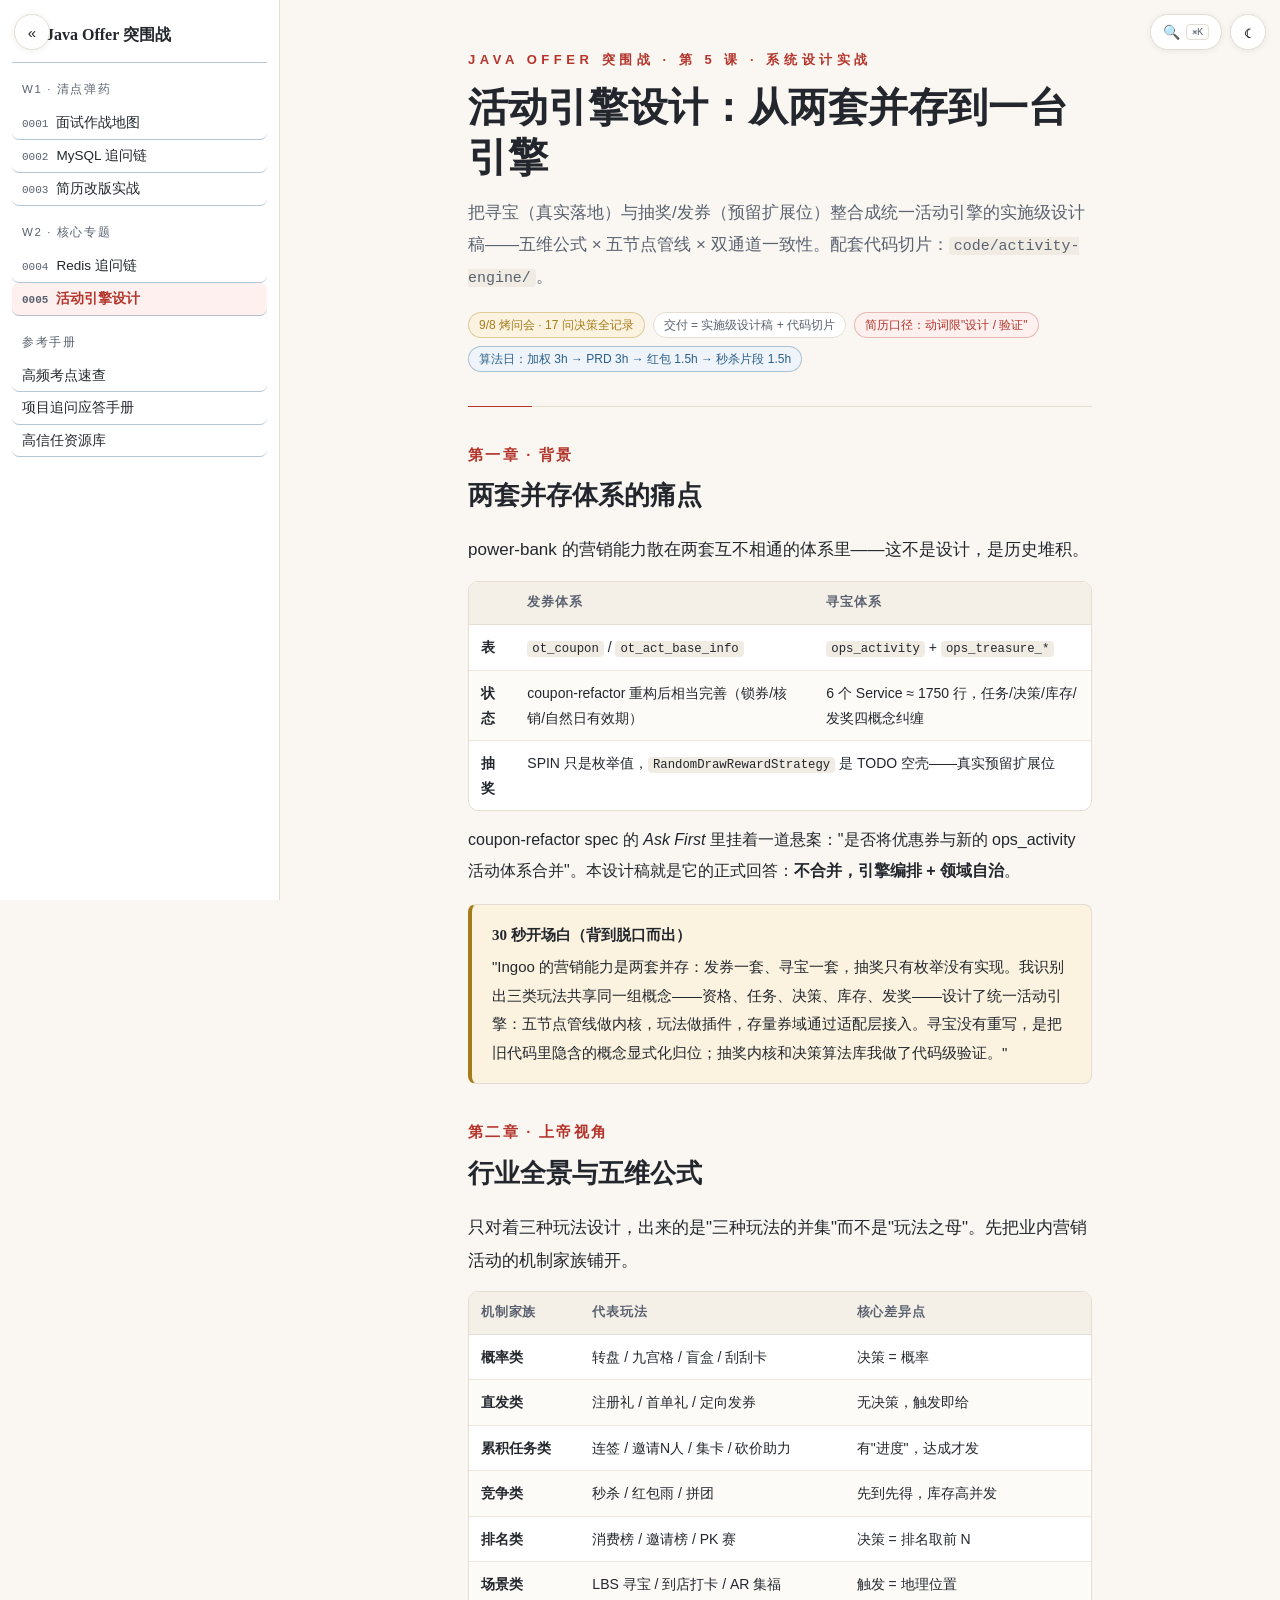
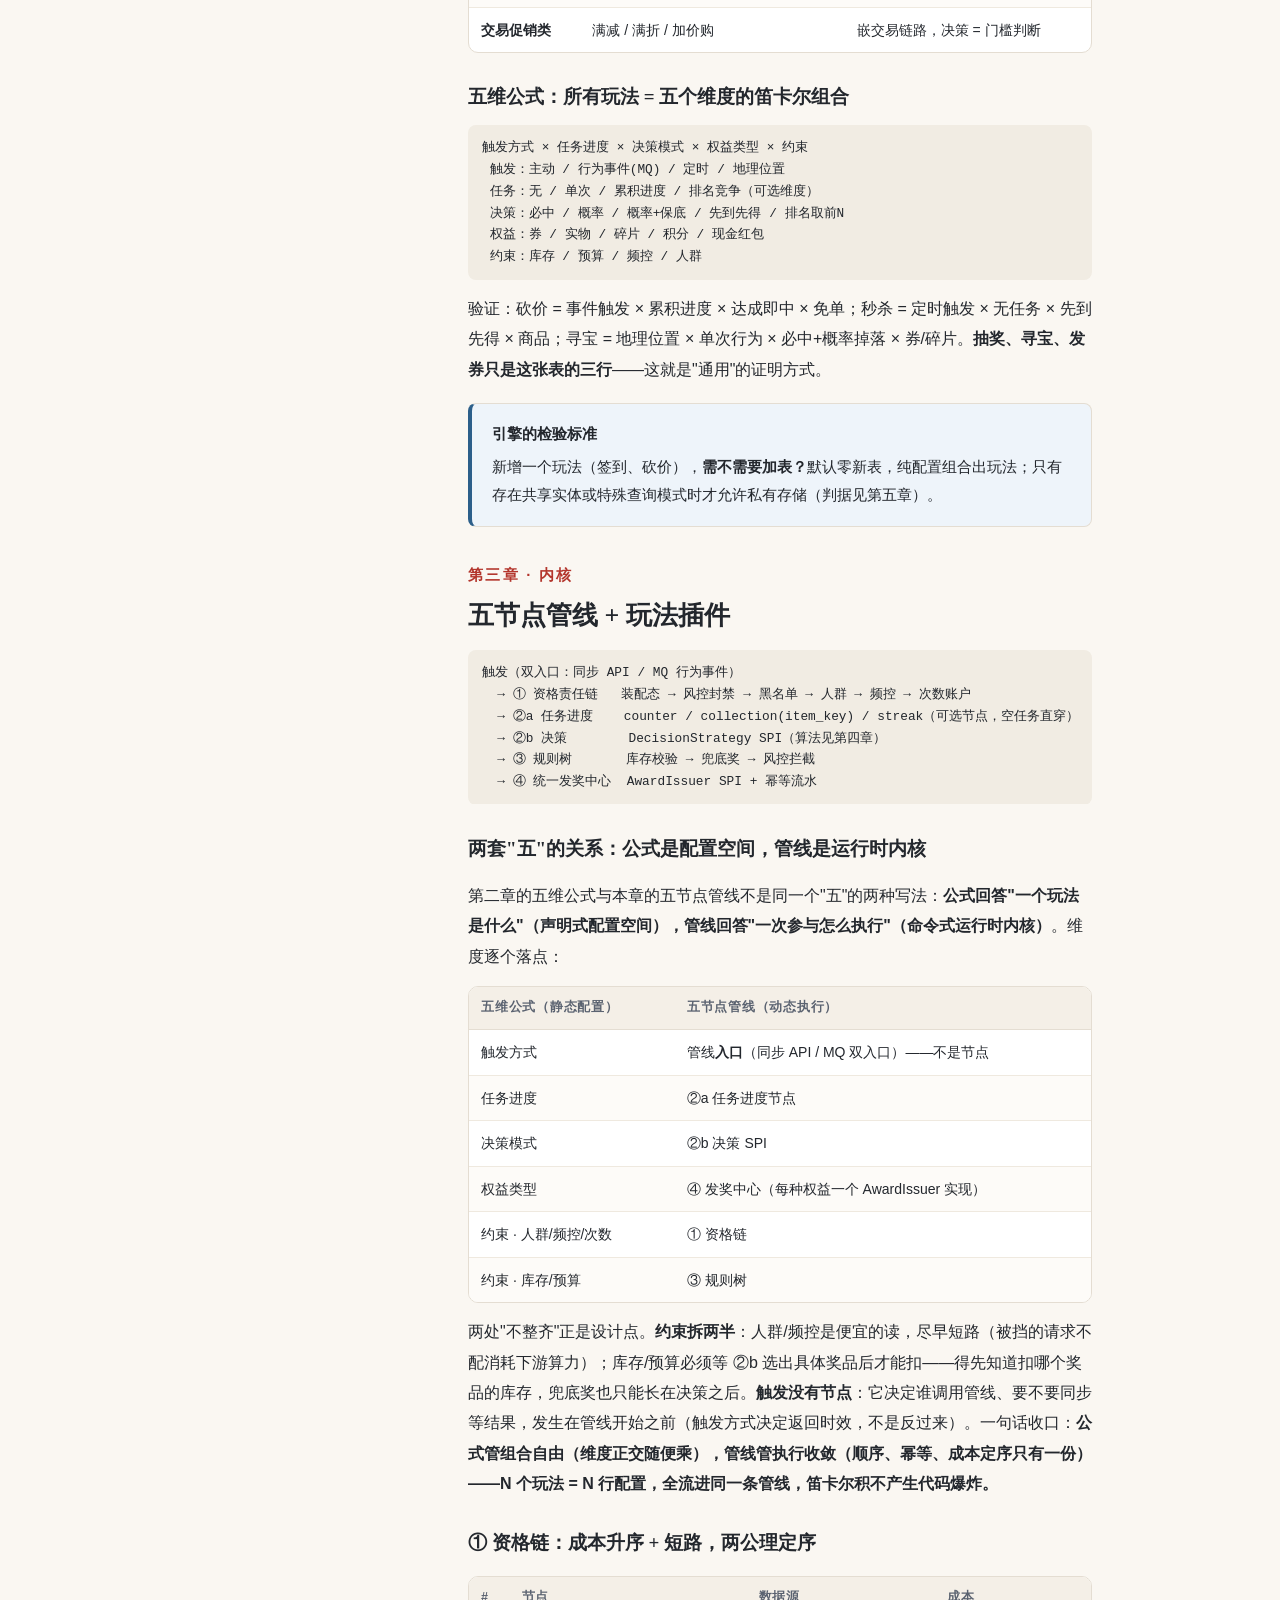
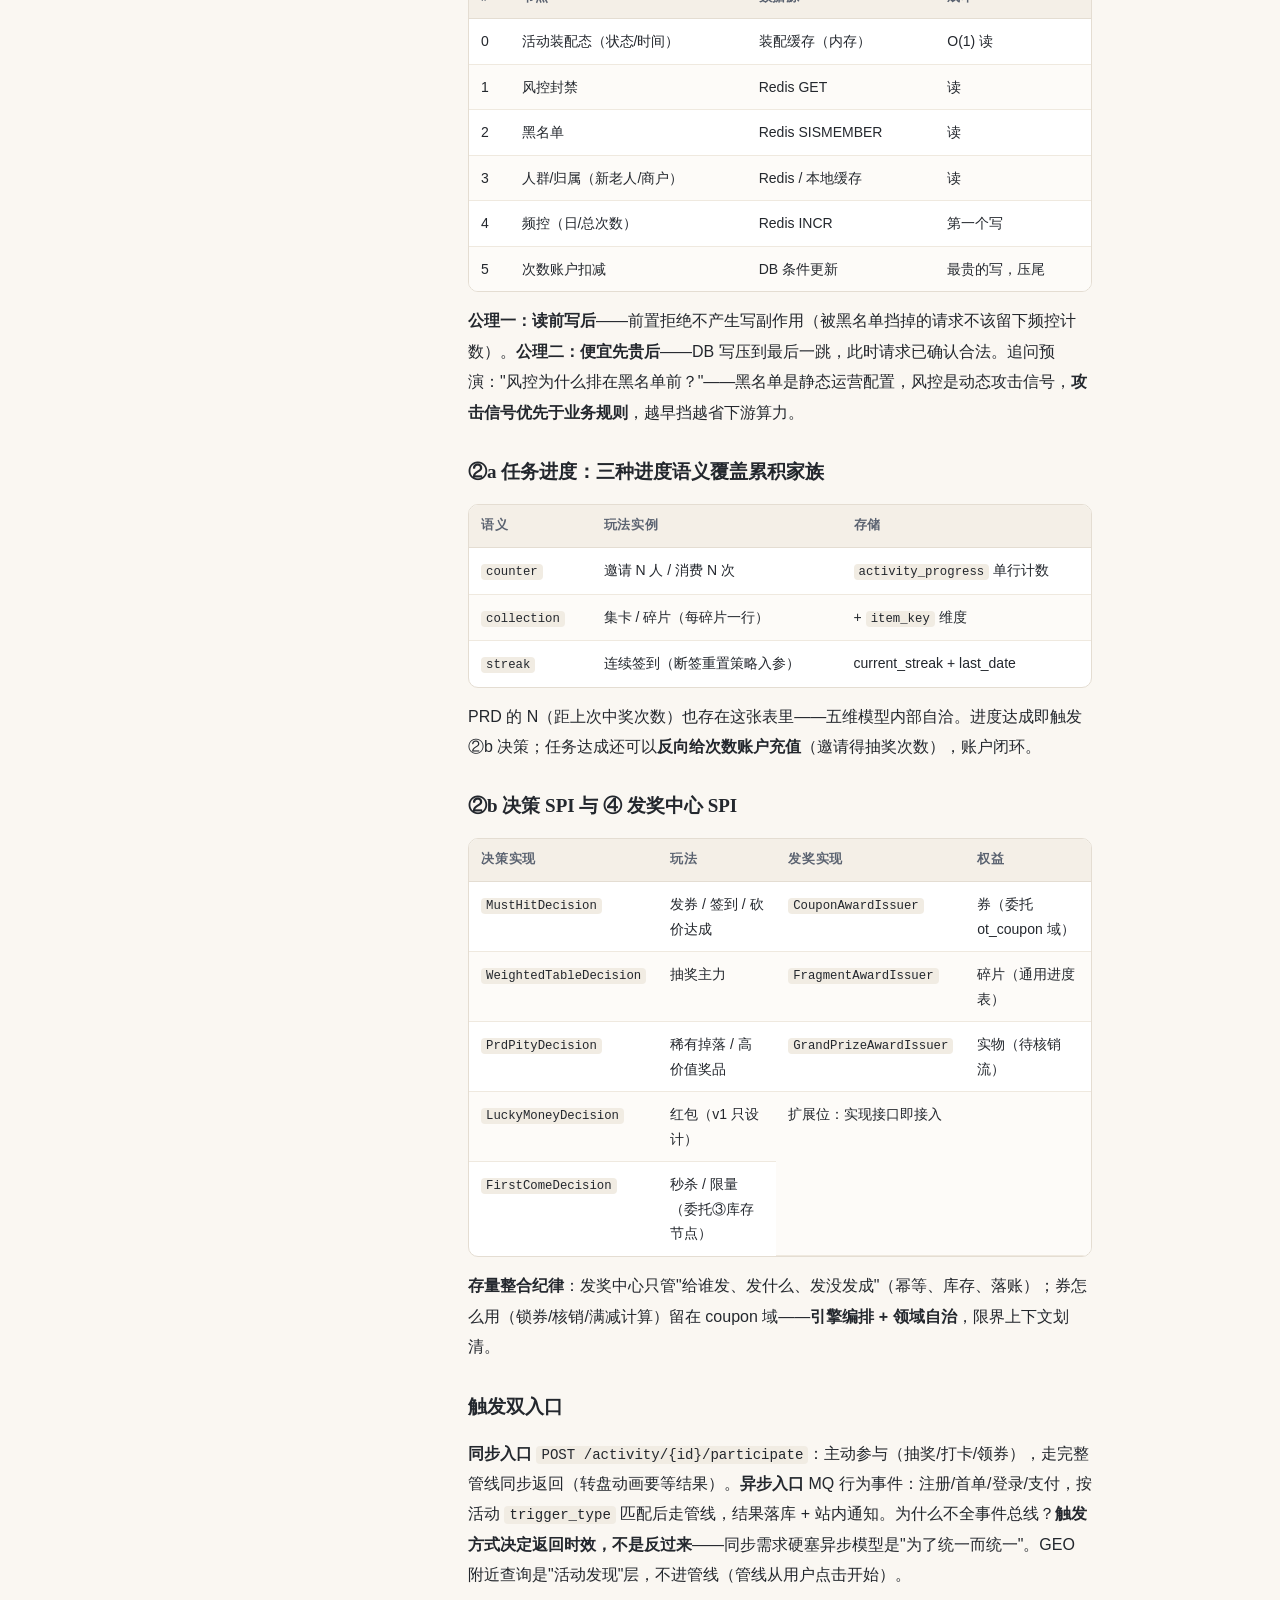
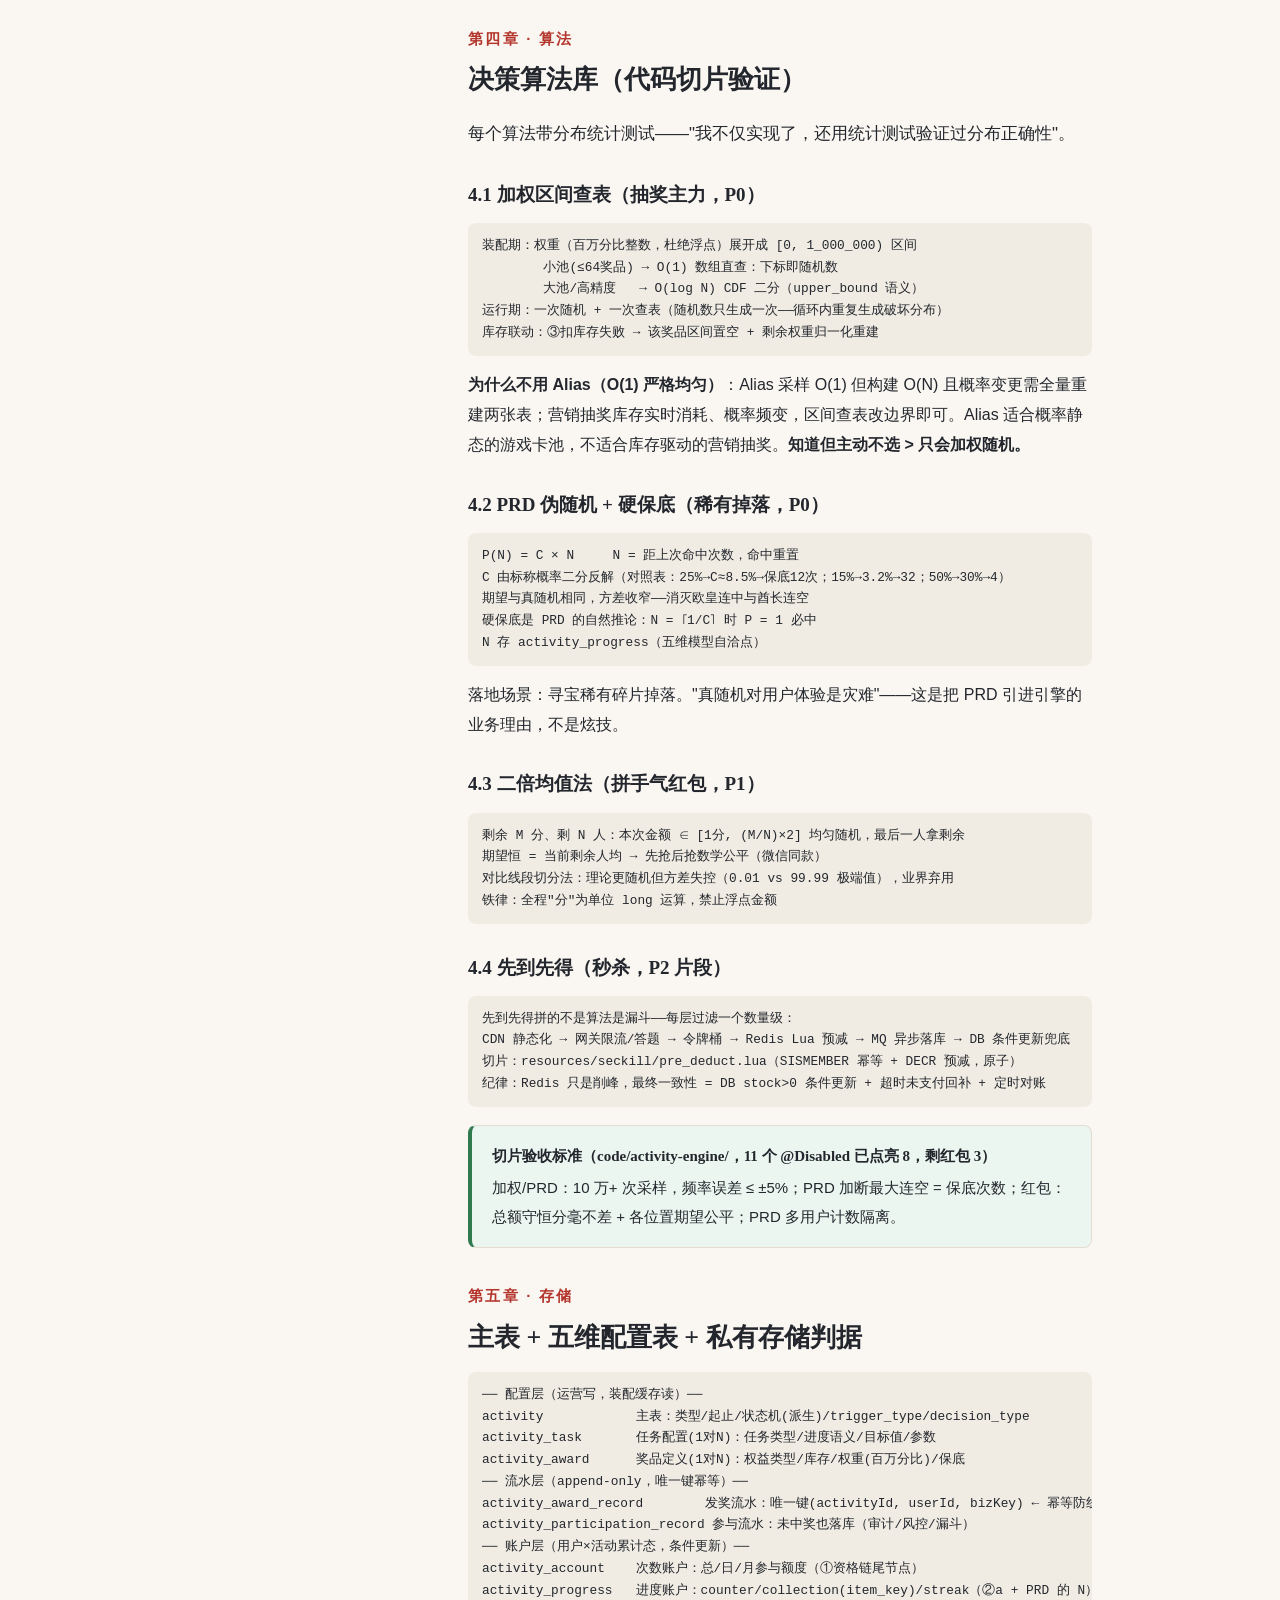
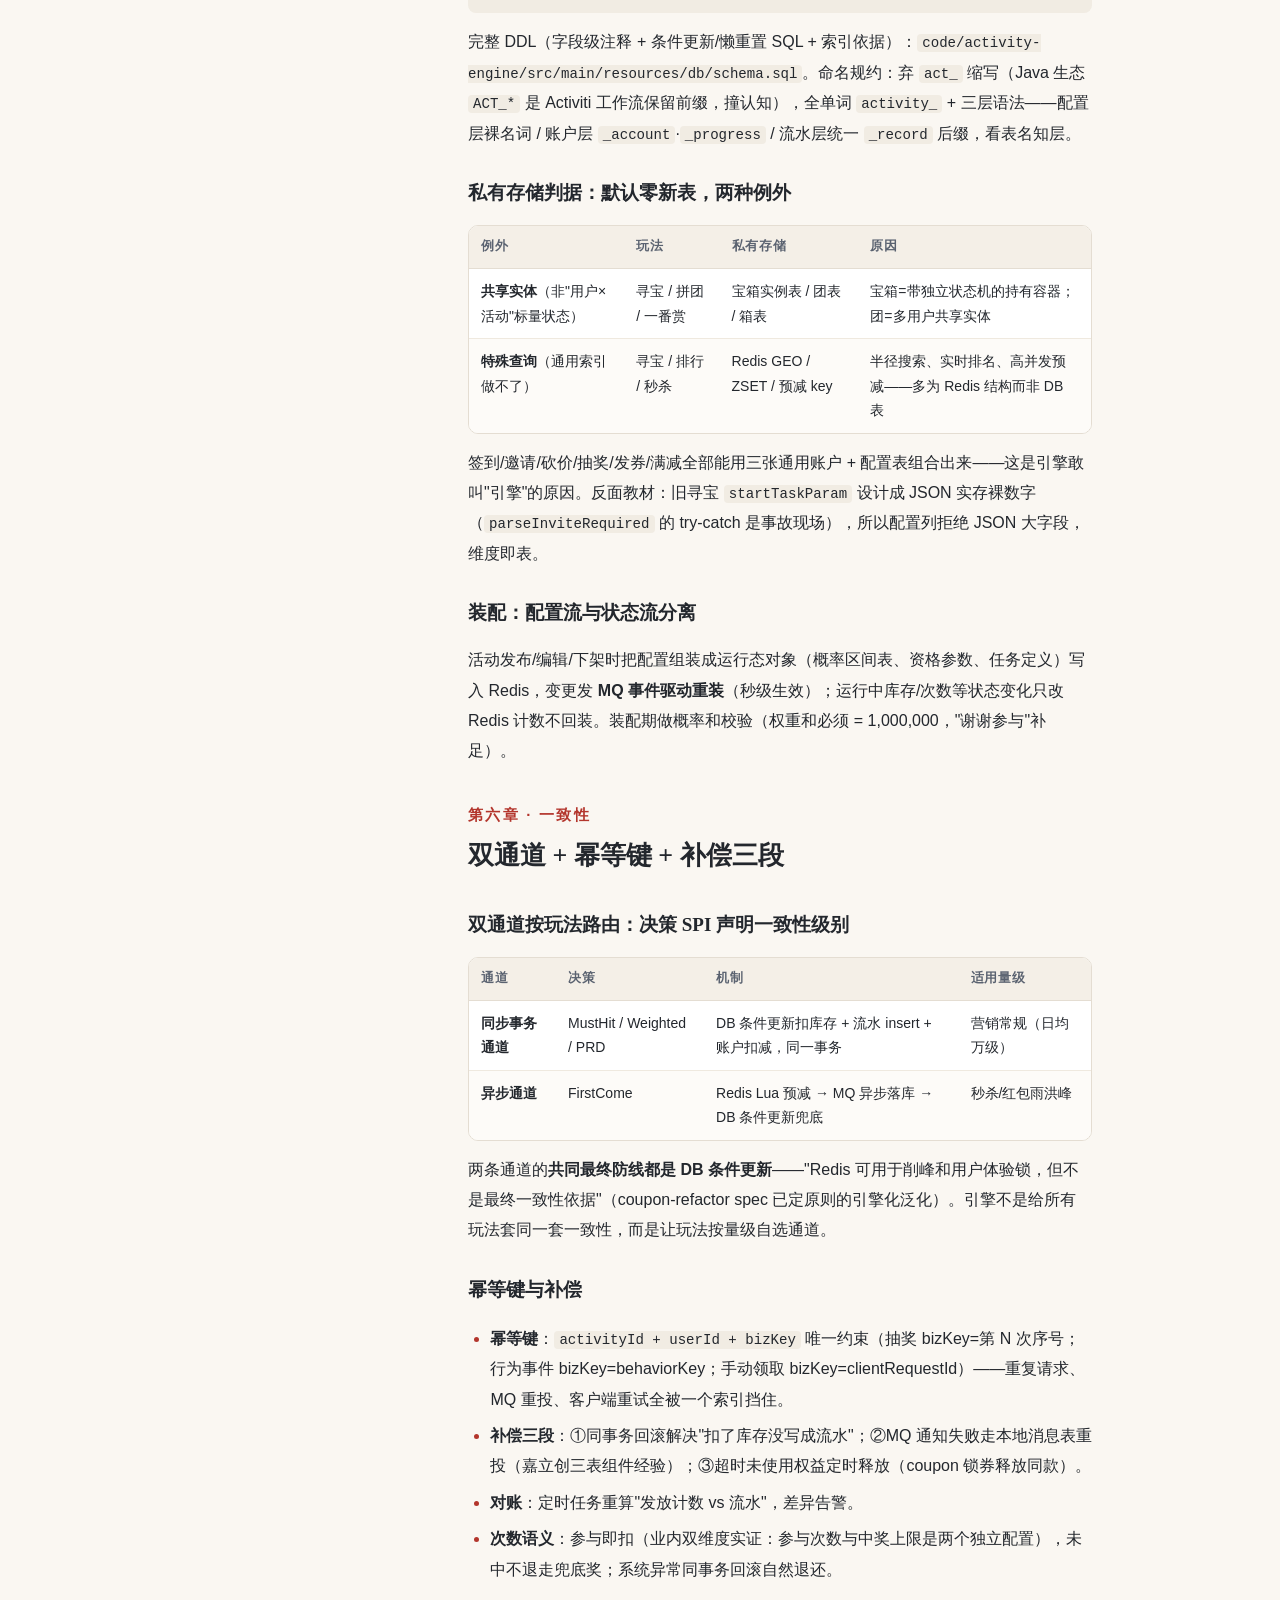
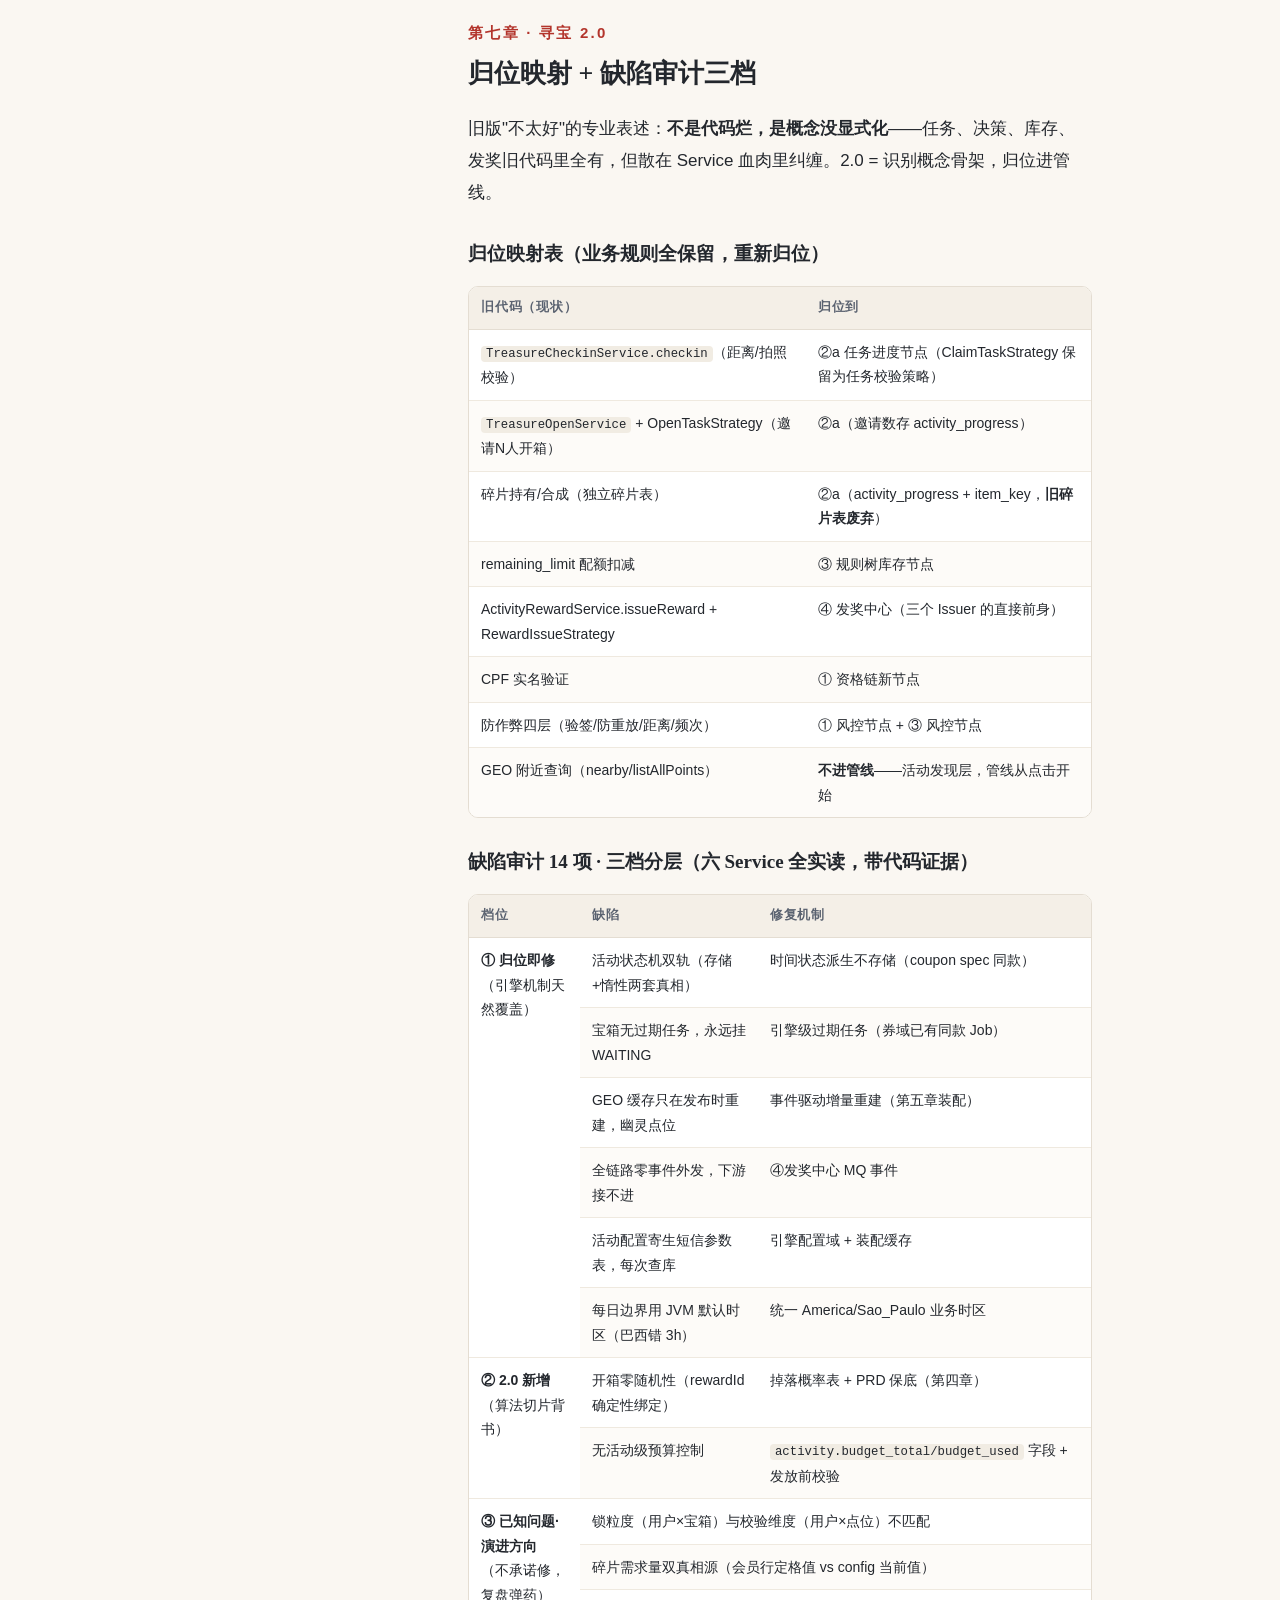
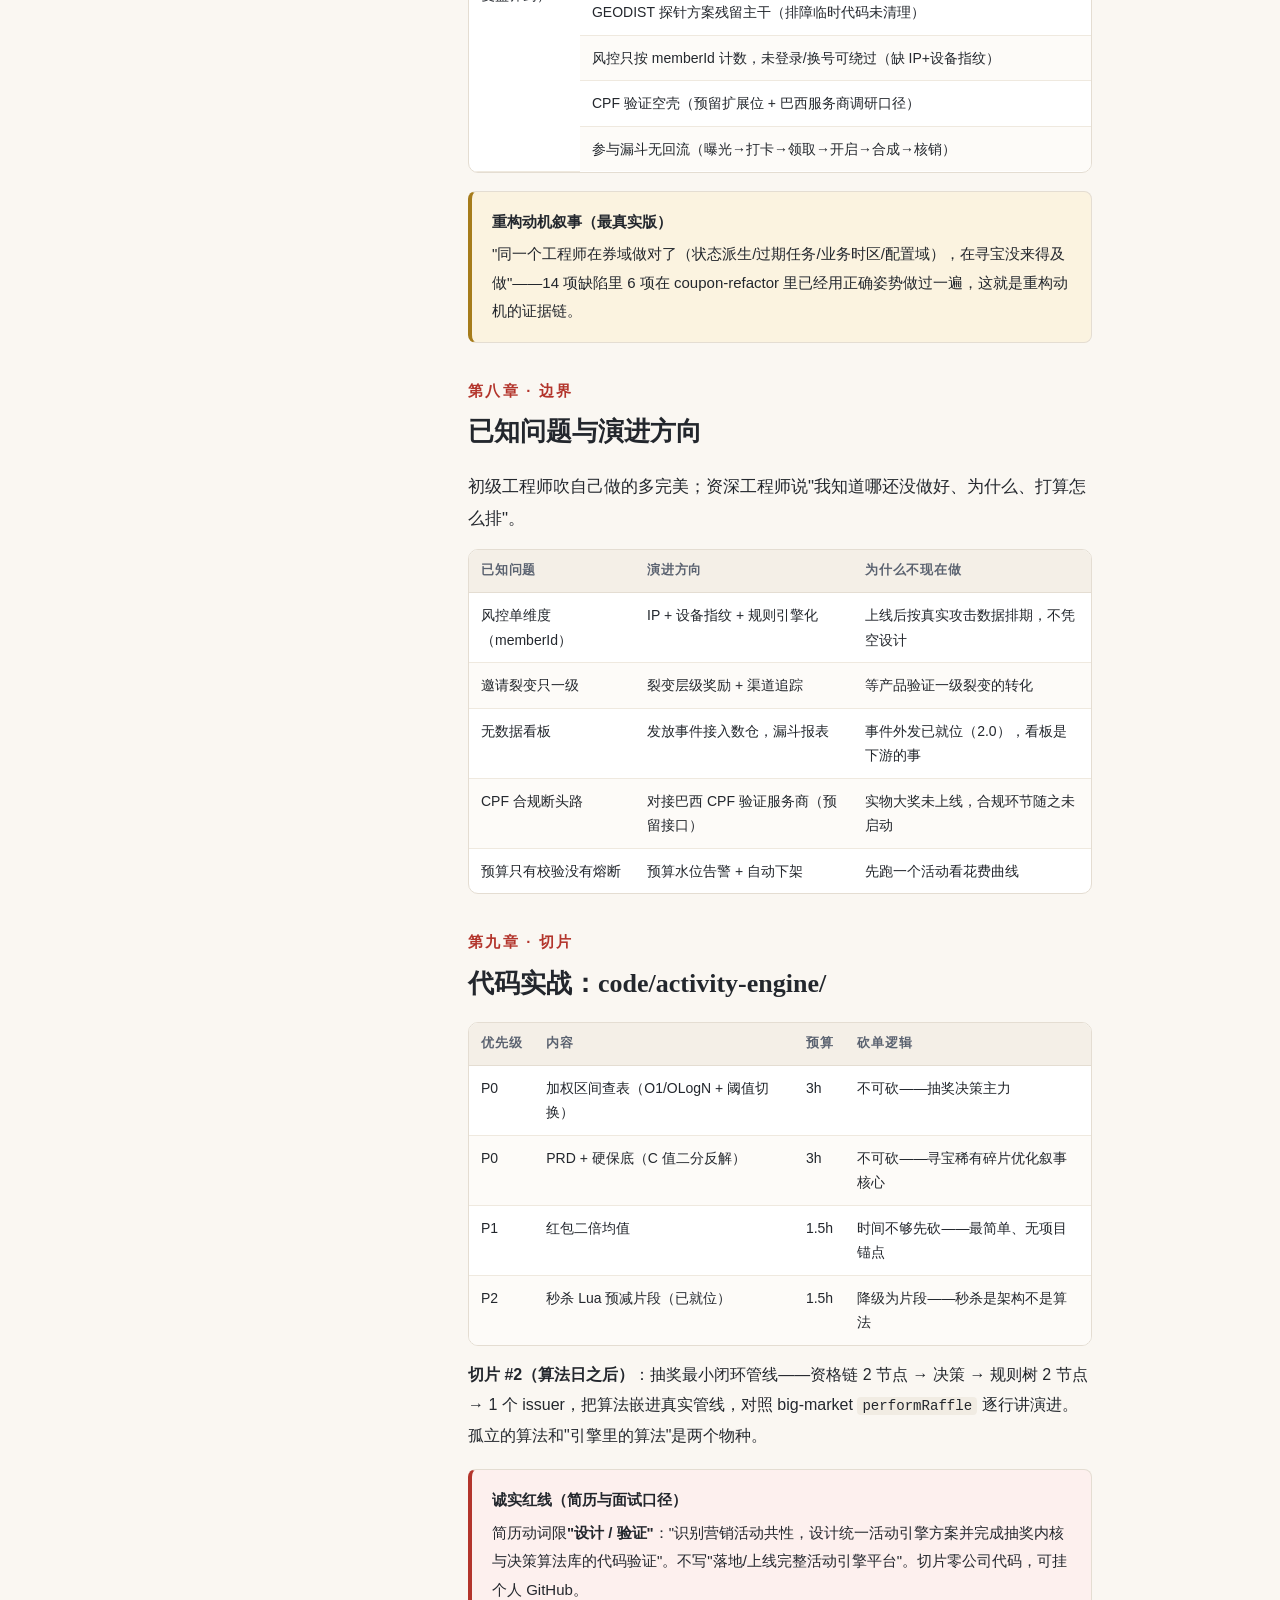
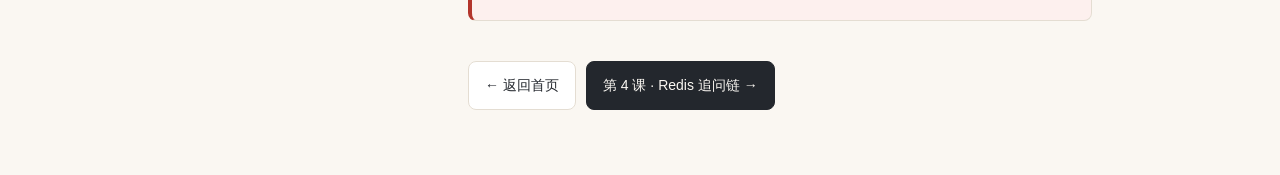
<file: lessons/0005-activity-engine-design.html>
<!DOCTYPE html>
<html lang="zh-CN">
<head>
<meta charset="UTF-8">
<meta name="viewport" content="width=device-width, initial-scale=1.0">
<title>第 5 课 · 活动引擎设计</title>
<link rel="icon" href="../assets/favicon.svg" type="image/svg+xml">
<link rel="stylesheet" href="../assets/style.css">
<script src="../assets/theme.js"></script>
<script src="../assets/nav.js"></script>
</head>
<body>
<div class="page">

  <div class="kicker">Java Offer 突围战 · 第 5 课 · 系统设计实战</div>
  <h1>活动引擎设计：从两套并存到一台引擎</h1>
  <p class="subtitle">把寻宝（真实落地）与抽奖/发券（预留扩展位）整合成统一活动引擎的实施级设计稿——五维公式 × 五节点管线 × 双通道一致性。配套代码切片：<code>code/activity-engine/</code>。</p>
  <div class="meta-badges">
    <span class="badge gold">9/8 烤问会 · 17 问决策全记录</span>
    <span class="badge">交付 = 实施级设计稿 + 代码切片</span>
    <span class="badge red">简历口径：动词限"设计 / 验证"</span>
    <span class="badge blue">算法日：加权 3h → PRD 3h → 红包 1.5h → 秒杀片段 1.5h</span>
  </div>

  <hr class="rule">

  <!-- ==================== 一、背景 ==================== -->
  <section>
    <h2><span class="no">第一章 · 背景</span>两套并存体系的痛点</h2>
    <p class="lead">power-bank 的营销能力散在两套互不相通的体系里——这不是设计，是历史堆积。</p>
    <div class="tbl-wrap"><table>
      <thead><tr><th></th><th>发券体系</th><th>寻宝体系</th></tr></thead>
      <tbody>
        <tr><td><b>表</b></td><td><code>ot_coupon</code> / <code>ot_act_base_info</code></td><td><code>ops_activity</code> + <code>ops_treasure_*</code></td></tr>
        <tr><td><b>状态</b></td><td>coupon-refactor 重构后相当完善（锁券/核销/自然日有效期）</td><td>6 个 Service ≈ 1750 行，任务/决策/库存/发奖四概念纠缠</td></tr>
        <tr><td><b>抽奖</b></td><td colspan="2">SPIN 只是枚举值，<code>RandomDrawRewardStrategy</code> 是 TODO 空壳——真实预留扩展位</td></tr>
      </tbody>
    </table></div>
    <p>coupon-refactor spec 的 <i>Ask First</i> 里挂着一道悬案："是否将优惠券与新的 ops_activity 活动体系合并"。本设计稿就是它的正式回答：<b>不合并，引擎编排 + 领域自治</b>。</p>
    <div class="callout gold">
      <div class="ttl">30 秒开场白（背到脱口而出）</div>
      "Ingoo 的营销能力是两套并存：发券一套、寻宝一套，抽奖只有枚举没有实现。我识别出三类玩法共享同一组概念——资格、任务、决策、库存、发奖——设计了统一活动引擎：五节点管线做内核，玩法做插件，存量券域通过适配层接入。寻宝没有重写，是把旧代码里隐含的概念显式化归位；抽奖内核和决策算法库我做了代码级验证。"
    </div>
  </section>

  <!-- ==================== 二、行业全景 ==================== -->
  <section>
    <h2><span class="no">第二章 · 上帝视角</span>行业全景与五维公式</h2>
    <p class="lead">只对着三种玩法设计，出来的是"三种玩法的并集"而不是"玩法之母"。先把业内营销活动的机制家族铺开。</p>
    <div class="tbl-wrap"><table>
      <thead><tr><th>机制家族</th><th>代表玩法</th><th>核心差异点</th></tr></thead>
      <tbody>
        <tr><td><b>概率类</b></td><td>转盘 / 九宫格 / 盲盒 / 刮刮卡</td><td>决策 = 概率</td></tr>
        <tr><td><b>直发类</b></td><td>注册礼 / 首单礼 / 定向发券</td><td>无决策，触发即给</td></tr>
        <tr><td><b>累积任务类</b></td><td>连签 / 邀请N人 / 集卡 / 砍价助力</td><td>有"进度"，达成才发</td></tr>
        <tr><td><b>竞争类</b></td><td>秒杀 / 红包雨 / 拼团</td><td>先到先得，库存高并发</td></tr>
        <tr><td><b>排名类</b></td><td>消费榜 / 邀请榜 / PK 赛</td><td>决策 = 排名取前 N</td></tr>
        <tr><td><b>场景类</b></td><td>LBS 寻宝 / 到店打卡 / AR 集福</td><td>触发 = 地理位置</td></tr>
        <tr><td><b>交易促销类</b></td><td>满减 / 满折 / 加价购</td><td>嵌交易链路，决策 = 门槛判断</td></tr>
      </tbody>
    </table></div>
    <h3>五维公式：所有玩法 = 五个维度的笛卡尔组合</h3>
    <pre>触发方式 × 任务进度 × 决策模式 × 权益类型 × 约束
 触发：主动 / 行为事件(MQ) / 定时 / 地理位置
 任务：无 / 单次 / 累积进度 / 排名竞争（可选维度）
 决策：必中 / 概率 / 概率+保底 / 先到先得 / 排名取前N
 权益：券 / 实物 / 碎片 / 积分 / 现金红包
 约束：库存 / 预算 / 频控 / 人群</pre>
    <p>验证：砍价 = 事件触发 × 累积进度 × 达成即中 × 免单；秒杀 = 定时触发 × 无任务 × 先到先得 × 商品；寻宝 = 地理位置 × 单次行为 × 必中+概率掉落 × 券/碎片。<b>抽奖、寻宝、发券只是这张表的三行</b>——这就是"通用"的证明方式。</p>
    <div class="callout">
      <div class="ttl">引擎的检验标准</div>
      新增一个玩法（签到、砍价），<b>需不需要加表？</b>默认零新表，纯配置组合出玩法；只有存在共享实体或特殊查询模式时才允许私有存储（判据见第五章）。
    </div>
  </section>

  <!-- ==================== 三、管线内核 ==================== -->
  <section>
    <h2><span class="no">第三章 · 内核</span>五节点管线 + 玩法插件</h2>
    <pre>触发（双入口：同步 API / MQ 行为事件）
  → ① 资格责任链   装配态 → 风控封禁 → 黑名单 → 人群 → 频控 → 次数账户
  → ②a 任务进度    counter / collection(item_key) / streak（可选节点，空任务直穿）
  → ②b 决策        DecisionStrategy SPI（算法见第四章）
  → ③ 规则树       库存校验 → 兜底奖 → 风控拦截
  → ④ 统一发奖中心  AwardIssuer SPI + 幂等流水</pre>

    <h3>两套"五"的关系：公式是配置空间，管线是运行时内核</h3>
    <p>第二章的五维公式与本章的五节点管线不是同一个"五"的两种写法：<b>公式回答"一个玩法是什么"（声明式配置空间），管线回答"一次参与怎么执行"（命令式运行时内核）</b>。维度逐个落点：</p>
    <div class="tbl-wrap"><table>
      <thead><tr><th>五维公式（静态配置）</th><th>五节点管线（动态执行）</th></tr></thead>
      <tbody>
        <tr><td>触发方式</td><td>管线<b>入口</b>（同步 API / MQ 双入口）——不是节点</td></tr>
        <tr><td>任务进度</td><td>②a 任务进度节点</td></tr>
        <tr><td>决策模式</td><td>②b 决策 SPI</td></tr>
        <tr><td>权益类型</td><td>④ 发奖中心（每种权益一个 AwardIssuer 实现）</td></tr>
        <tr><td>约束 · 人群/频控/次数</td><td>① 资格链</td></tr>
        <tr><td>约束 · 库存/预算</td><td>③ 规则树</td></tr>
      </tbody>
    </table></div>
    <p>两处"不整齐"正是设计点。<b>约束拆两半</b>：人群/频控是便宜的读，尽早短路（被挡的请求不配消耗下游算力）；库存/预算必须等 ②b 选出具体奖品后才能扣——得先知道扣哪个奖品的库存，兜底奖也只能长在决策之后。<b>触发没有节点</b>：它决定谁调用管线、要不要同步等结果，发生在管线开始之前（触发方式决定返回时效，不是反过来）。一句话收口：<b>公式管组合自由（维度正交随便乘），管线管执行收敛（顺序、幂等、成本定序只有一份）——N 个玩法 = N 行配置，全流进同一条管线，笛卡尔积不产生代码爆炸。</b></p>

    <h3>① 资格链：成本升序 + 短路，两公理定序</h3>
    <div class="tbl-wrap"><table>
      <thead><tr><th>#</th><th>节点</th><th>数据源</th><th>成本</th></tr></thead>
      <tbody>
        <tr><td>0</td><td>活动装配态（状态/时间）</td><td>装配缓存（内存）</td><td>O(1) 读</td></tr>
        <tr><td>1</td><td>风控封禁</td><td>Redis GET</td><td>读</td></tr>
        <tr><td>2</td><td>黑名单</td><td>Redis SISMEMBER</td><td>读</td></tr>
        <tr><td>3</td><td>人群/归属（新老人/商户）</td><td>Redis / 本地缓存</td><td>读</td></tr>
        <tr><td>4</td><td>频控（日/总次数）</td><td>Redis INCR</td><td>第一个写</td></tr>
        <tr><td>5</td><td>次数账户扣减</td><td>DB 条件更新</td><td>最贵的写，压尾</td></tr>
      </tbody>
    </table></div>
    <p><b>公理一：读前写后</b>——前置拒绝不产生写副作用（被黑名单挡掉的请求不该留下频控计数）。<b>公理二：便宜先贵后</b>——DB 写压到最后一跳，此时请求已确认合法。追问预演："风控为什么排在黑名单前？"——黑名单是静态运营配置，风控是动态攻击信号，<b>攻击信号优先于业务规则</b>，越早挡越省下游算力。</p>

    <h3>②a 任务进度：三种进度语义覆盖累积家族</h3>
    <div class="tbl-wrap"><table>
      <thead><tr><th>语义</th><th>玩法实例</th><th>存储</th></tr></thead>
      <tbody>
        <tr><td><code>counter</code></td><td>邀请 N 人 / 消费 N 次</td><td><code>activity_progress</code> 单行计数</td></tr>
        <tr><td><code>collection</code></td><td>集卡 / 碎片（每碎片一行）</td><td>+ <code>item_key</code> 维度</td></tr>
        <tr><td><code>streak</code></td><td>连续签到（断签重置策略入参）</td><td>current_streak + last_date</td></tr>
      </tbody>
    </table></div>
    <p>PRD 的 N（距上次中奖次数）也存在这张表里——五维模型内部自洽。进度达成即触发 ②b 决策；任务达成还可以<b>反向给次数账户充值</b>（邀请得抽奖次数），账户闭环。</p>

    <h3>②b 决策 SPI 与 ④ 发奖中心 SPI</h3>
    <div class="tbl-wrap"><table>
      <thead><tr><th>决策实现</th><th>玩法</th><th>发奖实现</th><th>权益</th></tr></thead>
      <tbody>
        <tr><td><code>MustHitDecision</code></td><td>发券 / 签到 / 砍价达成</td><td><code>CouponAwardIssuer</code></td><td>券（委托 ot_coupon 域）</td></tr>
        <tr><td><code>WeightedTableDecision</code></td><td>抽奖主力</td><td><code>FragmentAwardIssuer</code></td><td>碎片（通用进度表）</td></tr>
        <tr><td><code>PrdPityDecision</code></td><td>稀有掉落 / 高价值奖品</td><td><code>GrandPrizeAwardIssuer</code></td><td>实物（待核销流）</td></tr>
        <tr><td><code>LuckyMoneyDecision</code></td><td>红包（v1 只设计）</td><td colspan="2" rowspan="2">扩展位：实现接口即接入</td></tr>
        <tr><td><code>FirstComeDecision</code></td><td>秒杀 / 限量（委托③库存节点）</td></tr>
      </tbody>
    </table></div>
    <p><b>存量整合纪律</b>：发奖中心只管"给谁发、发什么、发没发成"（幂等、库存、落账）；券怎么用（锁券/核销/满减计算）留在 coupon 域——<b>引擎编排 + 领域自治</b>，限界上下文划清。</p>

    <h3>触发双入口</h3>
    <p><b>同步入口</b> <code>POST /activity/{id}/participate</code>：主动参与（抽奖/打卡/领券），走完整管线同步返回（转盘动画要等结果）。<b>异步入口</b> MQ 行为事件：注册/首单/登录/支付，按活动 <code>trigger_type</code> 匹配后走管线，结果落库 + 站内通知。为什么不全事件总线？<b>触发方式决定返回时效，不是反过来</b>——同步需求硬塞异步模型是"为了统一而统一"。GEO 附近查询是"活动发现"层，不进管线（管线从用户点击开始）。</p>
  </section>

  <!-- ==================== 四、决策算法库 ==================== -->
  <section>
    <h2><span class="no">第四章 · 算法</span>决策算法库（代码切片验证）</h2>
    <p class="lead">每个算法带分布统计测试——"我不仅实现了，还用统计测试验证过分布正确性"。</p>

    <h3>4.1 加权区间查表（抽奖主力，P0）</h3>
    <pre>装配期：权重（百万分比整数，杜绝浮点）展开成 [0, 1_000_000) 区间
        小池(≤64奖品) → O(1) 数组直查：下标即随机数
        大池/高精度   → O(log N) CDF 二分（upper_bound 语义）
运行期：一次随机 + 一次查表（随机数只生成一次——循环内重复生成破坏分布）
库存联动：③扣库存失败 → 该奖品区间置空 + 剩余权重归一化重建</pre>
    <p><b>为什么不用 Alias（O(1) 严格均匀）</b>：Alias 采样 O(1) 但构建 O(N) 且概率变更需全量重建两张表；营销抽奖库存实时消耗、概率频变，区间查表改边界即可。Alias 适合概率静态的游戏卡池，不适合库存驱动的营销抽奖。<b>知道但主动不选 &gt; 只会加权随机。</b></p>

    <h3>4.2 PRD 伪随机 + 硬保底（稀有掉落，P0）</h3>
    <pre>P(N) = C × N     N = 距上次命中次数，命中重置
C 由标称概率二分反解（对照表：25%→C≈8.5%→保底12次；15%→3.2%→32；50%→30%→4）
期望与真随机相同，方差收窄——消灭欧皇连中与酋长连空
硬保底是 PRD 的自然推论：N = ⌈1/C⌉ 时 P = 1 必中
N 存 activity_progress（五维模型自洽点）</pre>
    <p>落地场景：寻宝稀有碎片掉落。"真随机对用户体验是灾难"——这是把 PRD 引进引擎的业务理由，不是炫技。</p>

    <h3>4.3 二倍均值法（拼手气红包，P1）</h3>
    <pre>剩余 M 分、剩 N 人：本次金额 ∈ [1分, (M/N)×2] 均匀随机，最后一人拿剩余
期望恒 = 当前剩余人均 → 先抢后抢数学公平（微信同款）
对比线段切分法：理论更随机但方差失控（0.01 vs 99.99 极端值），业界弃用
铁律：全程"分"为单位 long 运算，禁止浮点金额</pre>

    <h3>4.4 先到先得（秒杀，P2 片段）</h3>
    <pre>先到先得拼的不是算法是漏斗——每层过滤一个数量级：
CDN 静态化 → 网关限流/答题 → 令牌桶 → Redis Lua 预减 → MQ 异步落库 → DB 条件更新兜底
切片：resources/seckill/pre_deduct.lua（SISMEMBER 幂等 + DECR 预减，原子）
纪律：Redis 只是削峰，最终一致性 = DB stock&gt;0 条件更新 + 超时未支付回补 + 定时对账</pre>

    <div class="callout green">
      <div class="ttl">切片验收标准（code/activity-engine/，11 个 @Disabled 已点亮 8，剩红包 3）</div>
      加权/PRD：10 万+ 次采样，频率误差 ≤ ±5%；PRD 加断最大连空 = 保底次数；红包：总额守恒分毫不差 + 各位置期望公平；PRD 多用户计数隔离。
    </div>
  </section>

  <!-- ==================== 五、数据模型 ==================== -->
  <section>
    <h2><span class="no">第五章 · 存储</span>主表 + 五维配置表 + 私有存储判据</h2>
    <pre>── 配置层（运营写，装配缓存读）──
activity            主表：类型/起止/状态机(派生)/trigger_type/decision_type
activity_task       任务配置(1对N)：任务类型/进度语义/目标值/参数
activity_award      奖品定义(1对N)：权益类型/库存/权重(百万分比)/保底
── 流水层（append-only，唯一键幂等）──
activity_award_record        发奖流水：唯一键(activityId, userId, bizKey) ← 幂等防线
activity_participation_record 参与流水：未中奖也落库（审计/风控/漏斗）
── 账户层（用户×活动累计态，条件更新）──
activity_account    次数账户：总/日/月参与额度（①资格链尾节点）
activity_progress   进度账户：counter/collection(item_key)/streak（②a + PRD 的 N）</pre>
    <p>完整 DDL（字段级注释 + 条件更新/懒重置 SQL + 索引依据）：<code>code/activity-engine/src/main/resources/db/schema.sql</code>。命名规约：弃 <code>act_</code> 缩写（Java 生态 <code>ACT_*</code> 是 Activiti 工作流保留前缀，撞认知），全单词 <code>activity_</code> + 三层语法——配置层裸名词 / 账户层 <code>_account</code>·<code>_progress</code> / 流水层统一 <code>_record</code> 后缀，看表名知层。</p>
    <h3>私有存储判据：默认零新表，两种例外</h3>
    <div class="tbl-wrap"><table>
      <thead><tr><th>例外</th><th>玩法</th><th>私有存储</th><th>原因</th></tr></thead>
      <tbody>
        <tr><td><b>共享实体</b>（非"用户×活动"标量状态）</td><td>寻宝 / 拼团 / 一番赏</td><td>宝箱实例表 / 团表 / 箱表</td><td>宝箱=带独立状态机的持有容器；团=多用户共享实体</td></tr>
        <tr><td><b>特殊查询</b>（通用索引做不了）</td><td>寻宝 / 排行 / 秒杀</td><td>Redis GEO / ZSET / 预减 key</td><td>半径搜索、实时排名、高并发预减——多为 Redis 结构而非 DB 表</td></tr>
      </tbody>
    </table></div>
    <p>签到/邀请/砍价/抽奖/发券/满减全部能用三张通用账户 + 配置表组合出来——这是引擎敢叫"引擎"的原因。反面教材：旧寻宝 <code>startTaskParam</code> 设计成 JSON 实存裸数字（<code>parseInviteRequired</code> 的 try-catch 是事故现场），所以配置列拒绝 JSON 大字段，维度即表。</p>
    <h3>装配：配置流与状态流分离</h3>
    <p>活动发布/编辑/下架时把配置组装成运行态对象（概率区间表、资格参数、任务定义）写入 Redis，变更发 <b>MQ 事件驱动重装</b>（秒级生效）；运行中库存/次数等状态变化只改 Redis 计数不回装。装配期做概率和校验（权重和必须 = 1,000,000，"谢谢参与"补足）。</p>
  </section>

  <!-- ==================== 六、一致性 ==================== -->
  <section>
    <h2><span class="no">第六章 · 一致性</span>双通道 + 幂等键 + 补偿三段</h2>
    <h3>双通道按玩法路由：决策 SPI 声明一致性级别</h3>
    <div class="tbl-wrap"><table>
      <thead><tr><th>通道</th><th>决策</th><th>机制</th><th>适用量级</th></tr></thead>
      <tbody>
        <tr><td><b>同步事务通道</b></td><td>MustHit / Weighted / PRD</td><td>DB 条件更新扣库存 + 流水 insert + 账户扣减，同一事务</td><td>营销常规（日均万级）</td></tr>
        <tr><td><b>异步通道</b></td><td>FirstCome</td><td>Redis Lua 预减 → MQ 异步落库 → DB 条件更新兜底</td><td>秒杀/红包雨洪峰</td></tr>
      </tbody>
    </table></div>
    <p>两条通道的<b>共同最终防线都是 DB 条件更新</b>——"Redis 可用于削峰和用户体验锁，但不是最终一致性依据"（coupon-refactor spec 已定原则的引擎化泛化）。引擎不是给所有玩法套同一套一致性，而是让玩法按量级自选通道。</p>
    <h3>幂等键与补偿</h3>
    <ul>
      <li><b>幂等键</b>：<code>activityId + userId + bizKey</code> 唯一约束（抽奖 bizKey=第 N 次序号；行为事件 bizKey=behaviorKey；手动领取 bizKey=clientRequestId）——重复请求、MQ 重投、客户端重试全被一个索引挡住。</li>
      <li><b>补偿三段</b>：①同事务回滚解决"扣了库存没写成流水"；②MQ 通知失败走本地消息表重投（嘉立创三表组件经验）；③超时未使用权益定时释放（coupon 锁券释放同款）。</li>
      <li><b>对账</b>：定时任务重算"发放计数 vs 流水"，差异告警。</li>
      <li><b>次数语义</b>：参与即扣（业内双维度实证：参与次数与中奖上限是两个独立配置），未中不退走兜底奖；系统异常同事务回滚自然退还。</li>
    </ul>
  </section>

  <!-- ==================== 七、寻宝 2.0 ==================== -->
  <section>
    <h2><span class="no">第七章 · 寻宝 2.0</span>归位映射 + 缺陷审计三档</h2>
    <p class="lead">旧版"不太好"的专业表述：<b>不是代码烂，是概念没显式化</b>——任务、决策、库存、发奖旧代码里全有，但散在 Service 血肉里纠缠。2.0 = 识别概念骨架，归位进管线。</p>
    <h3>归位映射表（业务规则全保留，重新归位）</h3>
    <div class="tbl-wrap"><table>
      <thead><tr><th>旧代码（现状）</th><th>归位到</th></tr></thead>
      <tbody>
        <tr><td><code>TreasureCheckinService.checkin</code>（距离/拍照校验）</td><td>②a 任务进度节点（ClaimTaskStrategy 保留为任务校验策略）</td></tr>
        <tr><td><code>TreasureOpenService</code> + OpenTaskStrategy（邀请N人开箱）</td><td>②a（邀请数存 activity_progress）</td></tr>
        <tr><td>碎片持有/合成（独立碎片表）</td><td>②a（activity_progress + item_key，<b>旧碎片表废弃</b>）</td></tr>
        <tr><td>remaining_limit 配额扣减</td><td>③ 规则树库存节点</td></tr>
        <tr><td>ActivityRewardService.issueReward + RewardIssueStrategy</td><td>④ 发奖中心（三个 Issuer 的直接前身）</td></tr>
        <tr><td>CPF 实名验证</td><td>① 资格链新节点</td></tr>
        <tr><td>防作弊四层（验签/防重放/距离/频次）</td><td>① 风控节点 + ③ 风控节点</td></tr>
        <tr><td>GEO 附近查询（nearby/listAllPoints）</td><td><b>不进管线</b>——活动发现层，管线从点击开始</td></tr>
      </tbody>
    </table></div>

    <h3>缺陷审计 14 项 · 三档分层（六 Service 全实读，带代码证据）</h3>
    <div class="tbl-wrap"><table>
      <thead><tr><th>档位</th><th>缺陷</th><th>修复机制</th></tr></thead>
      <tbody>
        <tr><td rowspan="6"><b>① 归位即修</b><br>（引擎机制天然覆盖）</td><td>活动状态机双轨（存储+惰性两套真相）</td><td>时间状态派生不存储（coupon spec 同款）</td></tr>
        <tr><td>宝箱无过期任务，永远挂 WAITING</td><td>引擎级过期任务（券域已有同款 Job）</td></tr>
        <tr><td>GEO 缓存只在发布时重建，幽灵点位</td><td>事件驱动增量重建（第五章装配）</td></tr>
        <tr><td>全链路零事件外发，下游接不进</td><td>④发奖中心 MQ 事件</td></tr>
        <tr><td>活动配置寄生短信参数表，每次查库</td><td>引擎配置域 + 装配缓存</td></tr>
        <tr><td>每日边界用 JVM 默认时区（巴西错 3h）</td><td>统一 America/Sao_Paulo 业务时区</td></tr>
        <tr><td rowspan="2"><b>② 2.0 新增</b><br>（算法切片背书）</td><td>开箱零随机性（rewardId 确定性绑定）</td><td>掉落概率表 + PRD 保底（第四章）</td></tr>
        <tr><td>无活动级预算控制</td><td><code>activity.budget_total/budget_used</code> 字段 + 发放前校验</td></tr>
        <tr><td rowspan="6"><b>③ 已知问题·演进方向</b><br>（不承诺修，复盘弹药）</td><td colspan="2">锁粒度（用户×宝箱）与校验维度（用户×点位）不匹配</td></tr>
        <tr><td colspan="2">碎片需求量双真相源（会员行定格值 vs config 当前值）</td></tr>
        <tr><td colspan="2">GEODIST 探针方案残留主干（排障临时代码未清理）</td></tr>
        <tr><td colspan="2">风控只按 memberId 计数，未登录/换号可绕过（缺 IP+设备指纹）</td></tr>
        <tr><td colspan="2">CPF 验证空壳（预留扩展位 + 巴西服务商调研口径）</td></tr>
        <tr><td colspan="2">参与漏斗无回流（曝光→打卡→领取→开启→合成→核销）</td></tr>
      </tbody>
    </table></div>
    <div class="callout gold">
      <div class="ttl">重构动机叙事（最真实版）</div>
      "同一个工程师在券域做对了（状态派生/过期任务/业务时区/配置域），在寻宝没来得及做"——14 项缺陷里 6 项在 coupon-refactor 里已经用正确姿势做过一遍，这就是重构动机的证据链。
    </div>
  </section>

  <!-- ==================== 八、已知问题与演进 ==================== -->
  <section>
    <h2><span class="no">第八章 · 边界</span>已知问题与演进方向</h2>
    <p class="lead">初级工程师吹自己做的多完美；资深工程师说"我知道哪还没做好、为什么、打算怎么排"。</p>
    <div class="tbl-wrap"><table>
      <thead><tr><th>已知问题</th><th>演进方向</th><th>为什么不现在做</th></tr></thead>
      <tbody>
        <tr><td>风控单维度（memberId）</td><td>IP + 设备指纹 + 规则引擎化</td><td>上线后按真实攻击数据排期，不凭空设计</td></tr>
        <tr><td>邀请裂变只一级</td><td>裂变层级奖励 + 渠道追踪</td><td>等产品验证一级裂变的转化</td></tr>
        <tr><td>无数据看板</td><td>发放事件接入数仓，漏斗报表</td><td>事件外发已就位（2.0），看板是下游的事</td></tr>
        <tr><td>CPF 合规断头路</td><td>对接巴西 CPF 验证服务商（预留接口）</td><td>实物大奖未上线，合规环节随之未启动</td></tr>
        <tr><td>预算只有校验没有熔断</td><td>预算水位告警 + 自动下架</td><td>先跑一个活动看花费曲线</td></tr>
      </tbody>
    </table></div>
  </section>

  <!-- ==================== 九、代码切片 ==================== -->
  <section>
    <h2><span class="no">第九章 · 切片</span>代码实战：code/activity-engine/</h2>
    <div class="tbl-wrap"><table>
      <thead><tr><th>优先级</th><th>内容</th><th>预算</th><th>砍单逻辑</th></tr></thead>
      <tbody>
        <tr><td>P0</td><td>加权区间查表（O1/OLogN + 阈值切换）</td><td>3h</td><td>不可砍——抽奖决策主力</td></tr>
        <tr><td>P0</td><td>PRD + 硬保底（C 值二分反解）</td><td>3h</td><td>不可砍——寻宝稀有碎片优化叙事核心</td></tr>
        <tr><td>P1</td><td>红包二倍均值</td><td>1.5h</td><td>时间不够先砍——最简单、无项目锚点</td></tr>
        <tr><td>P2</td><td>秒杀 Lua 预减片段（已就位）</td><td>1.5h</td><td>降级为片段——秒杀是架构不是算法</td></tr>
      </tbody>
    </table></div>
    <p><b>切片 #2（算法日之后）</b>：抽奖最小闭环管线——资格链 2 节点 → 决策 → 规则树 2 节点 → 1 个 issuer，把算法嵌进真实管线，对照 big-market <code>performRaffle</code> 逐行讲演进。孤立的算法和"引擎里的算法"是两个物种。</p>
    <div class="callout red">
      <div class="ttl">诚实红线（简历与面试口径）</div>
      简历动词限<b>"设计 / 验证"</b>："识别营销活动共性，设计统一活动引擎方案并完成抽奖内核与决策算法库的代码验证"。不写"落地/上线完整活动引擎平台"。切片零公司代码，可挂个人 GitHub。
    </div>
  </section>

  <div class="lesson-nav">
    <a href="../index.html">← 返回首页</a>
    <a class="primary" href="0004-redis-follow-up-chains.html">第 4 课 · Redis 追问链 →</a>
  </div>

</div>
</body>
</html>
</file>
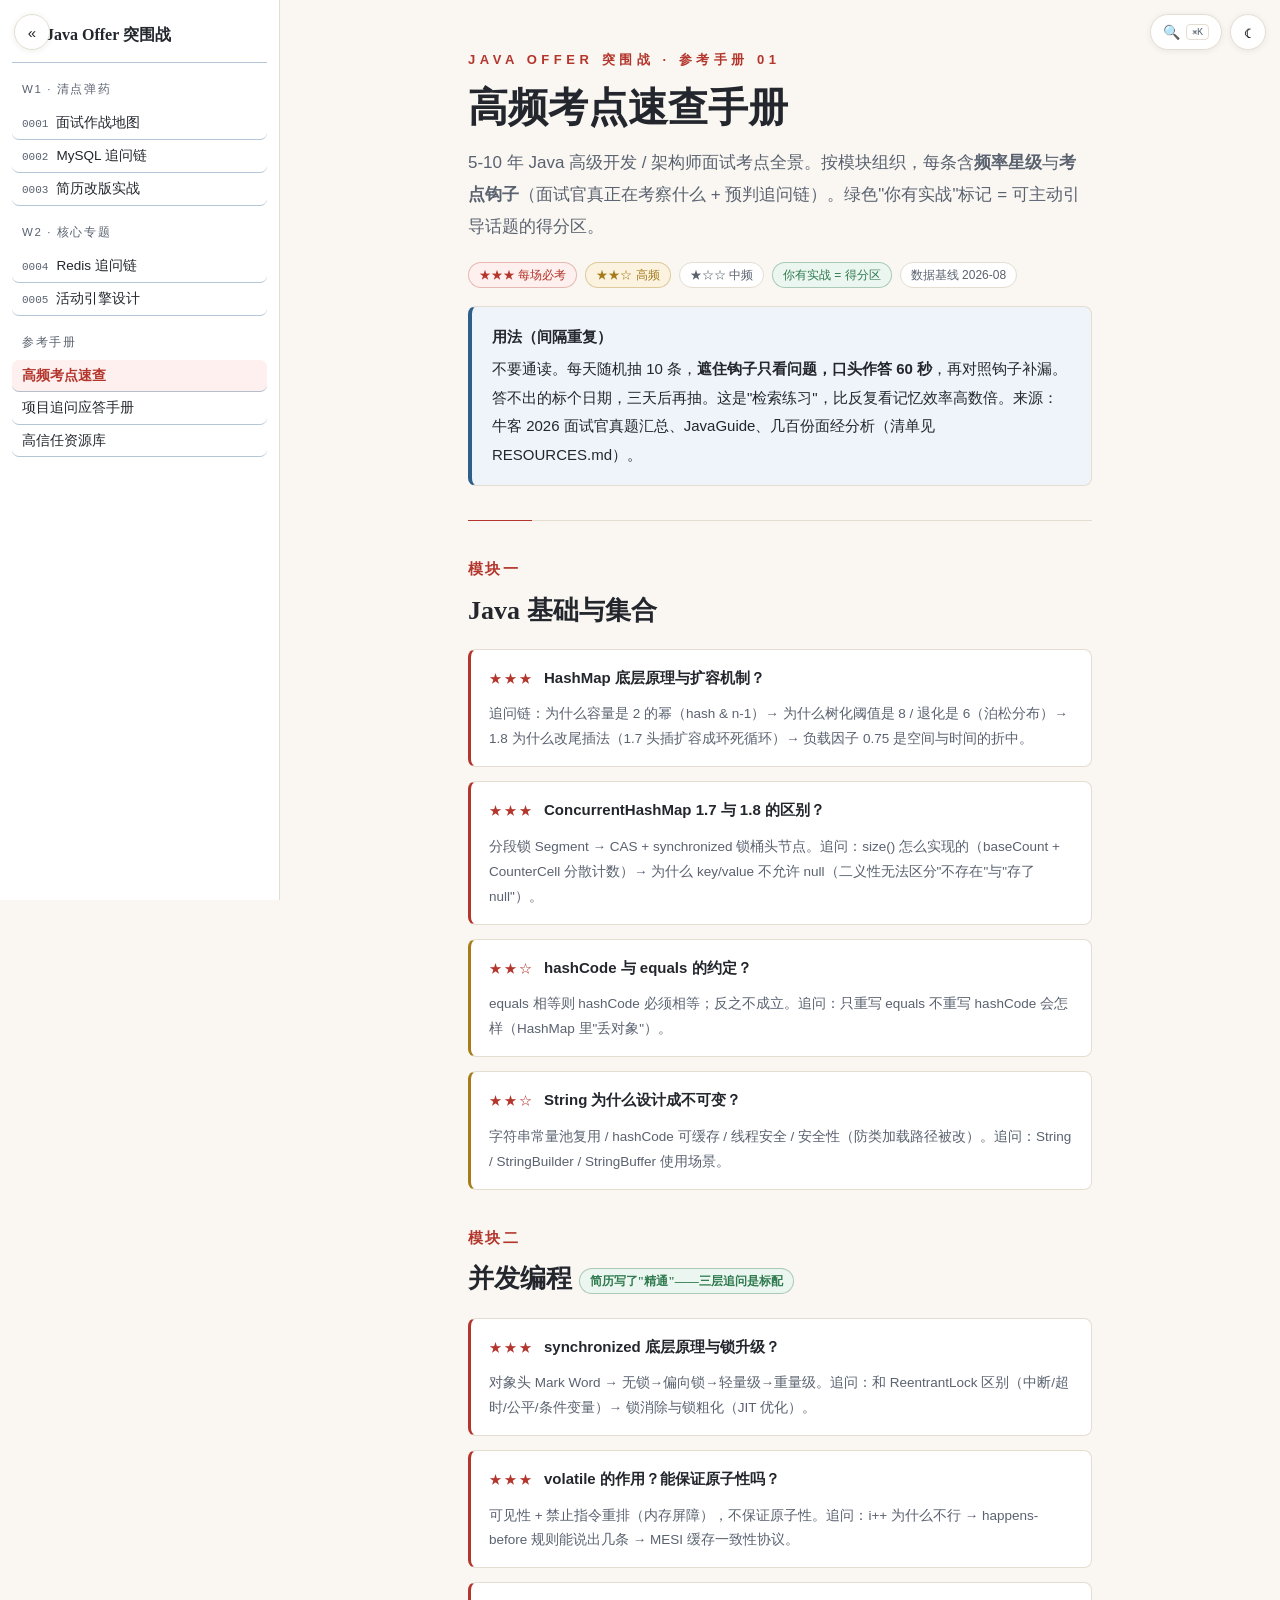
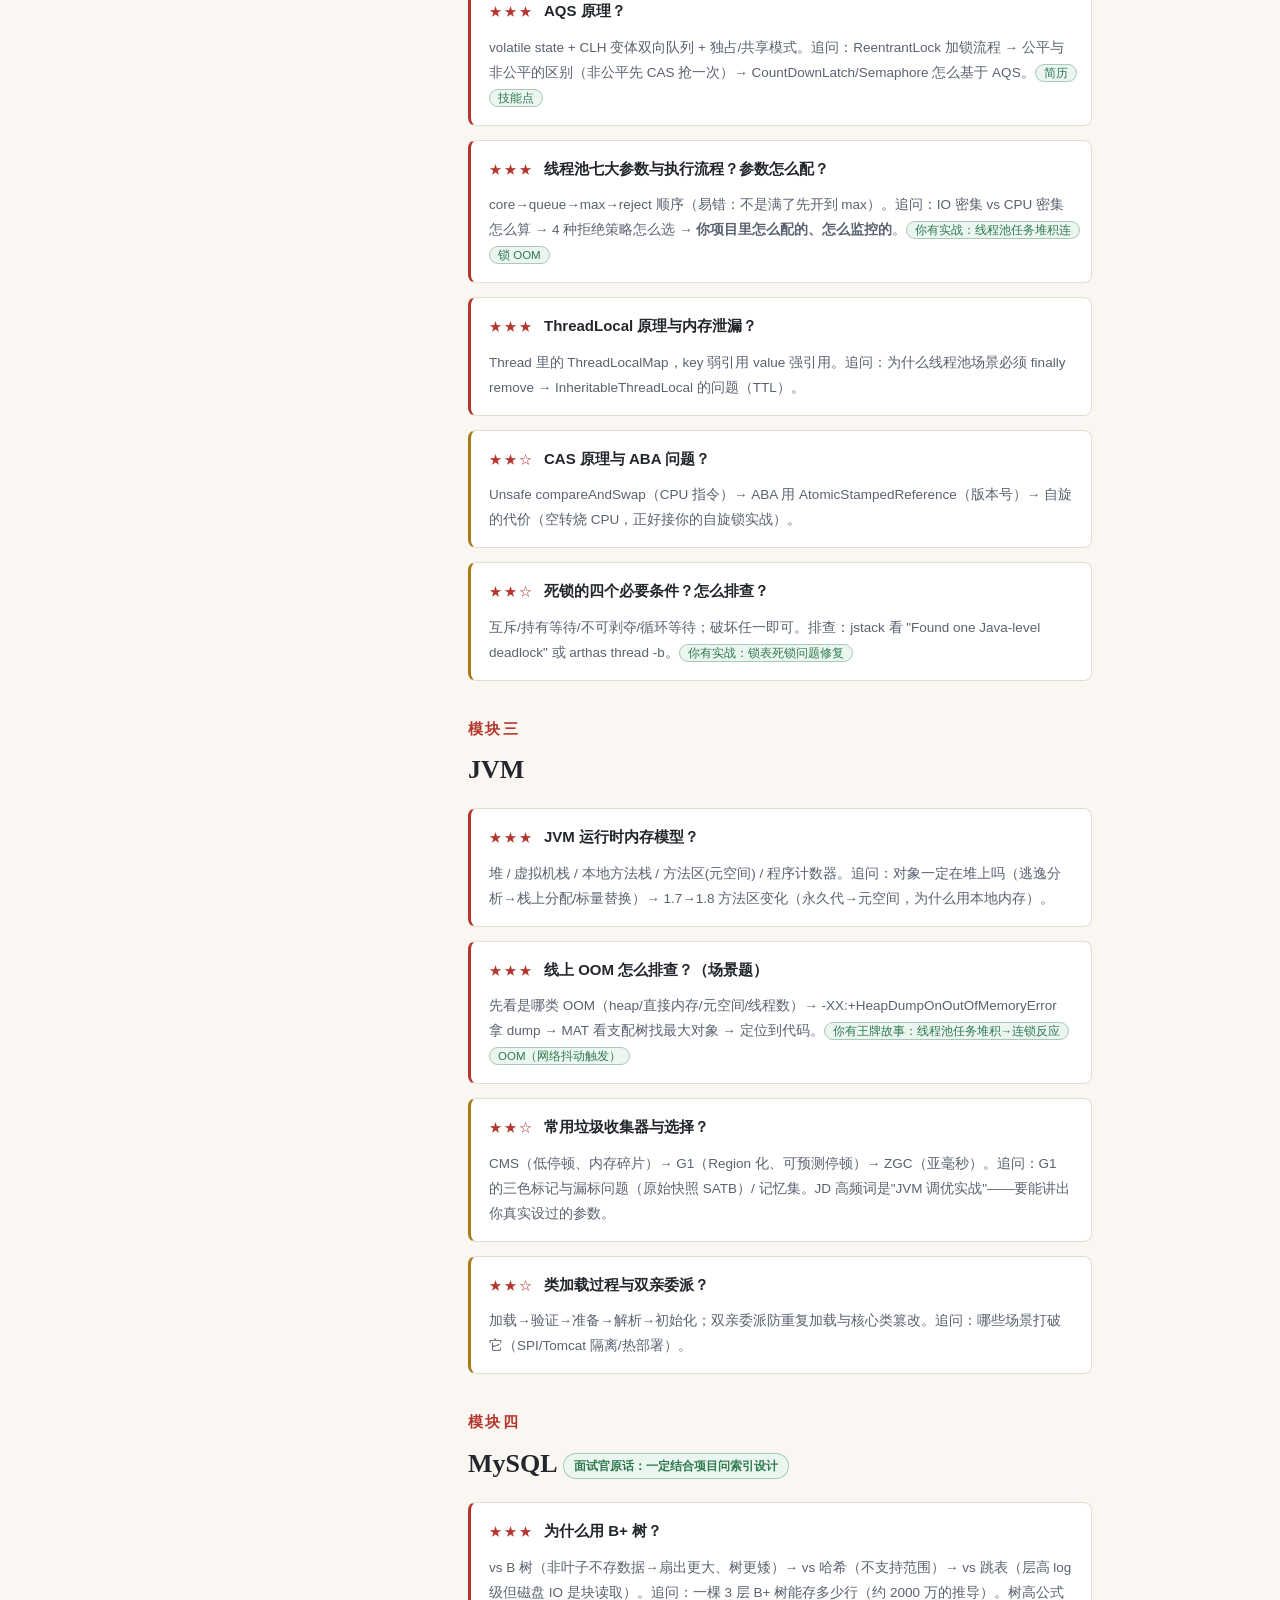
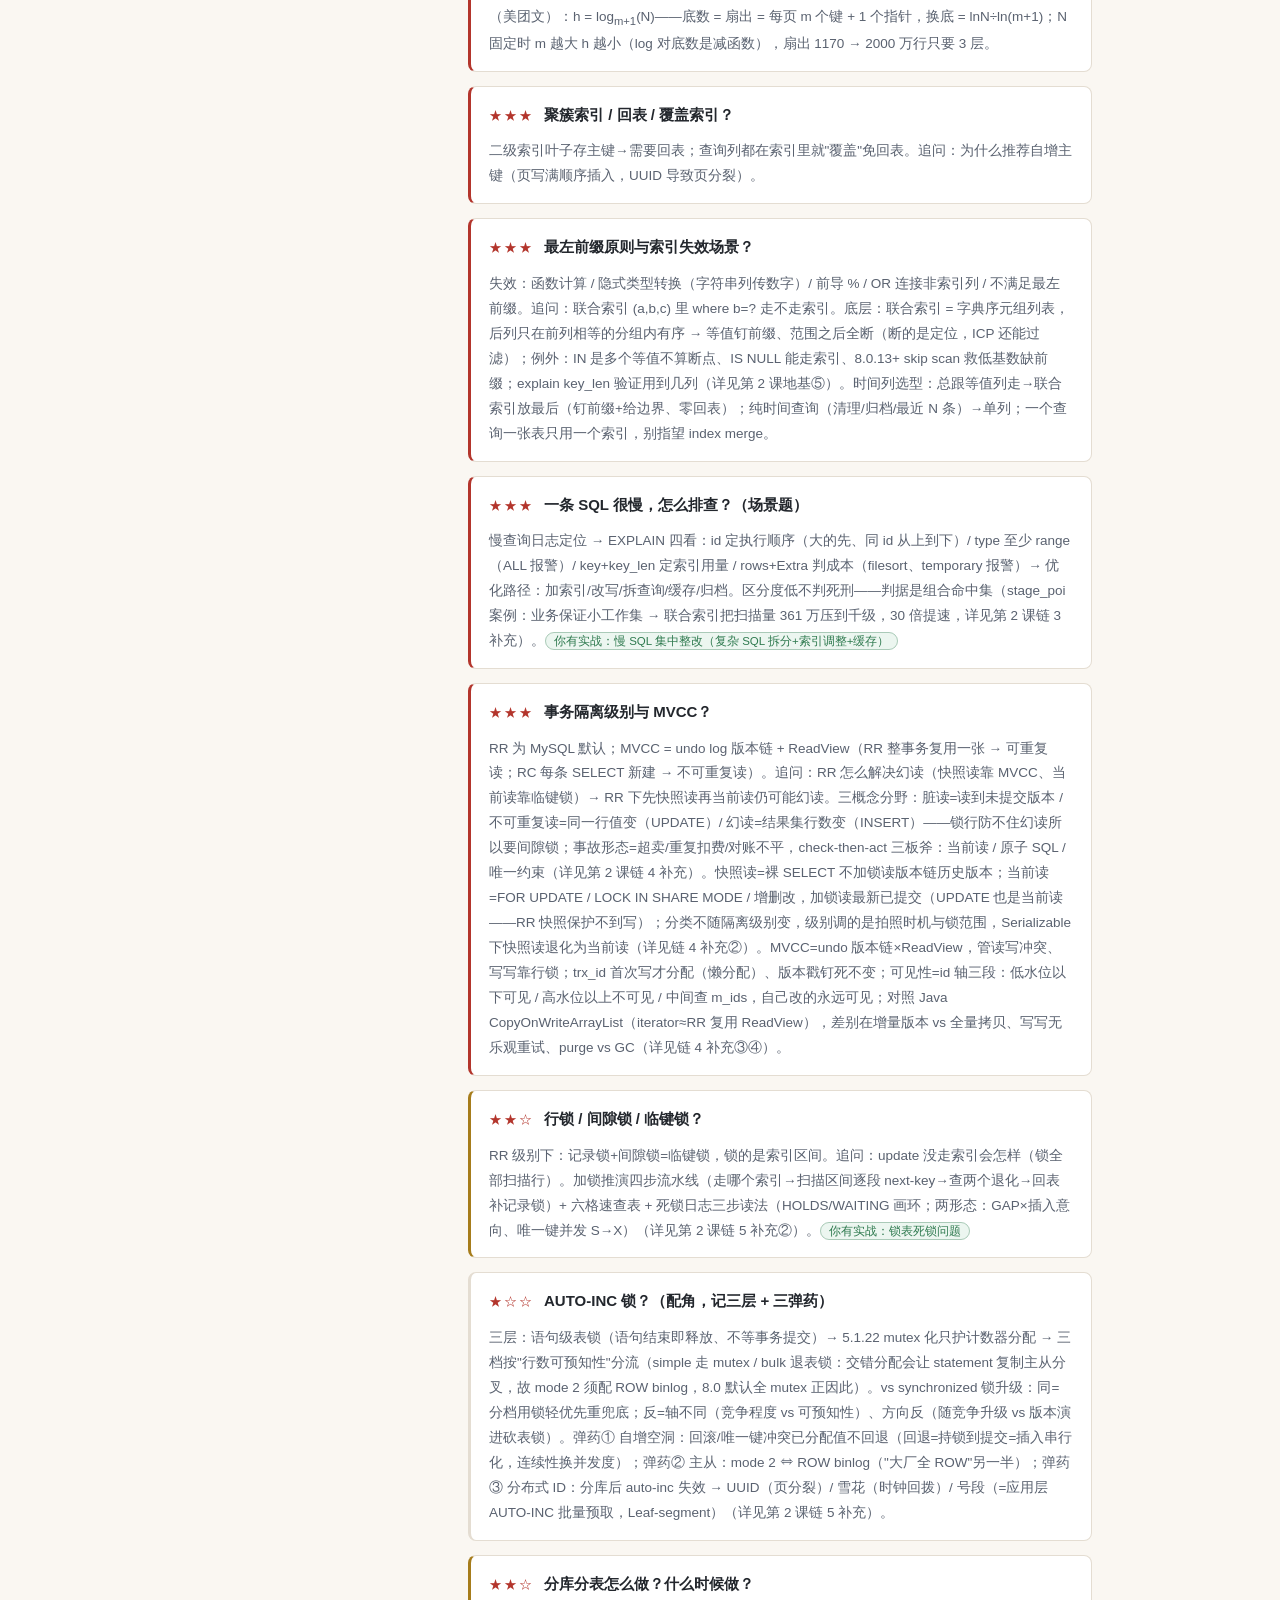
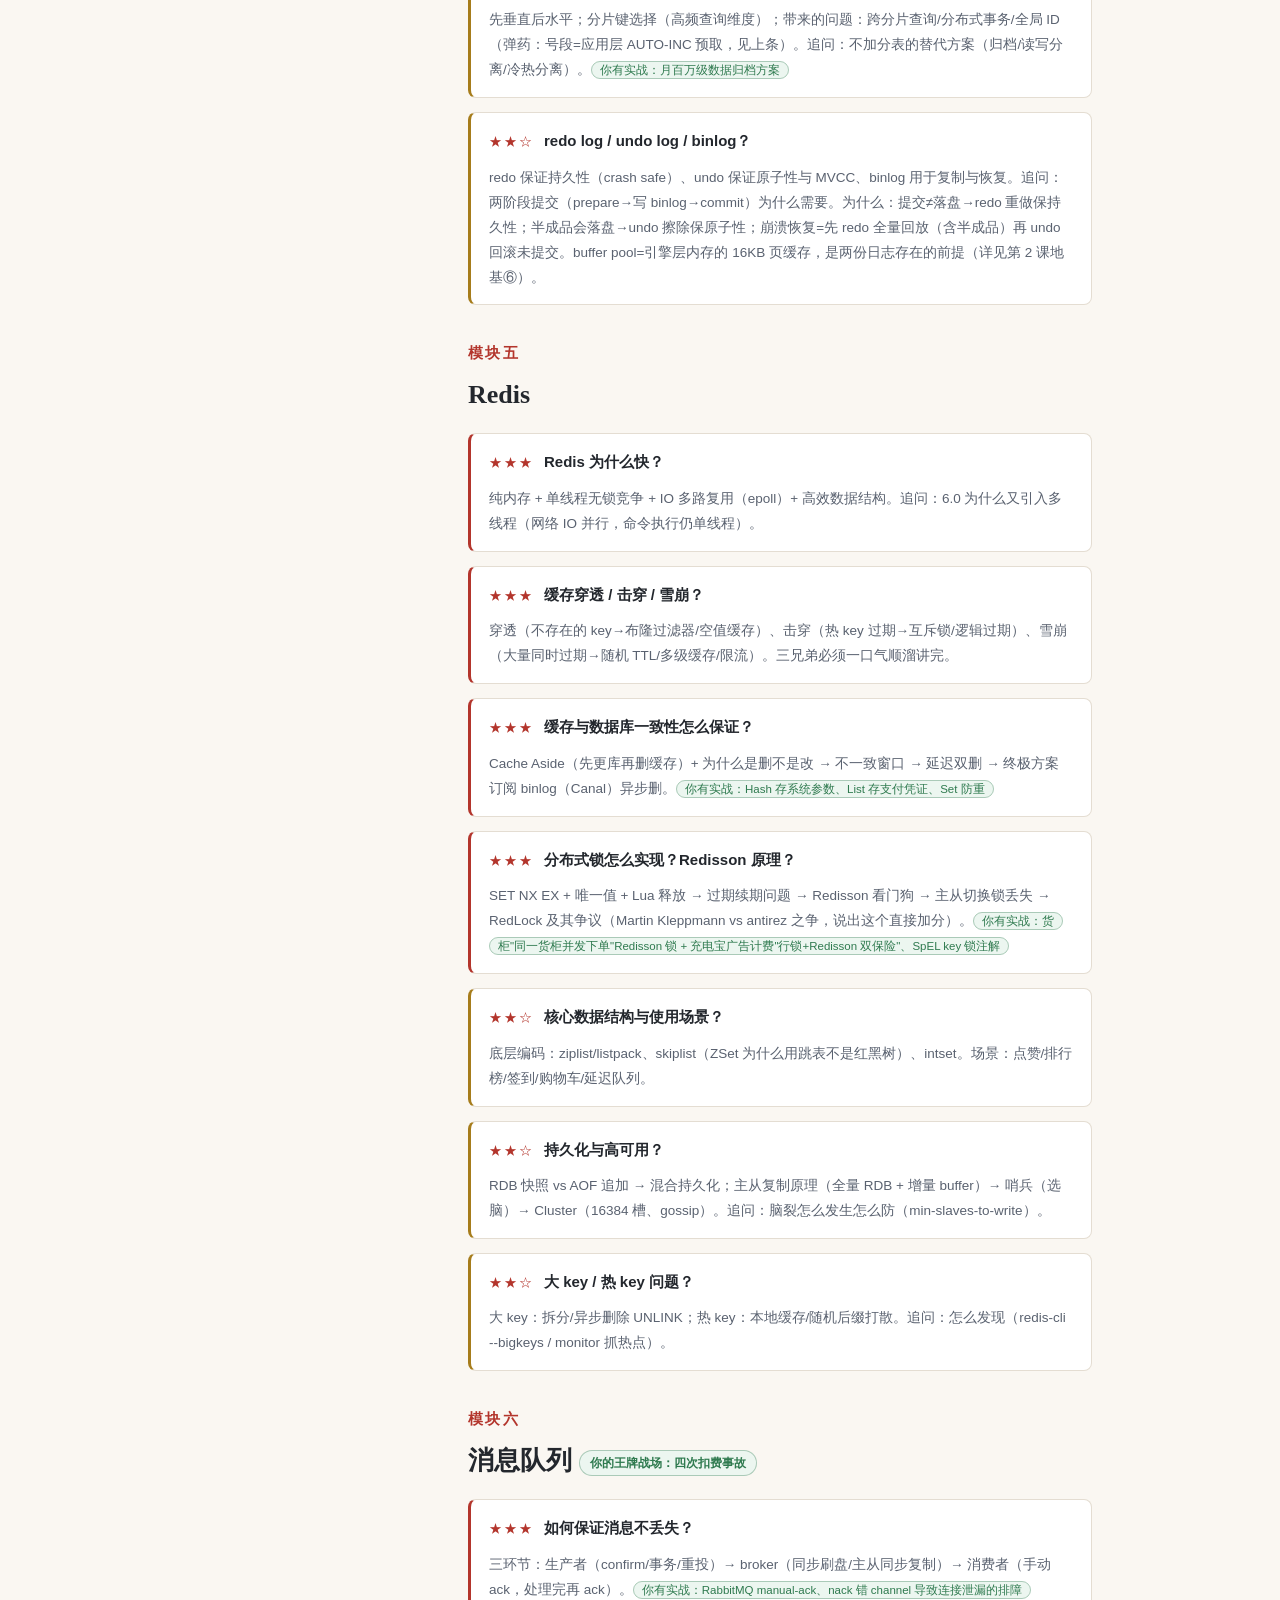
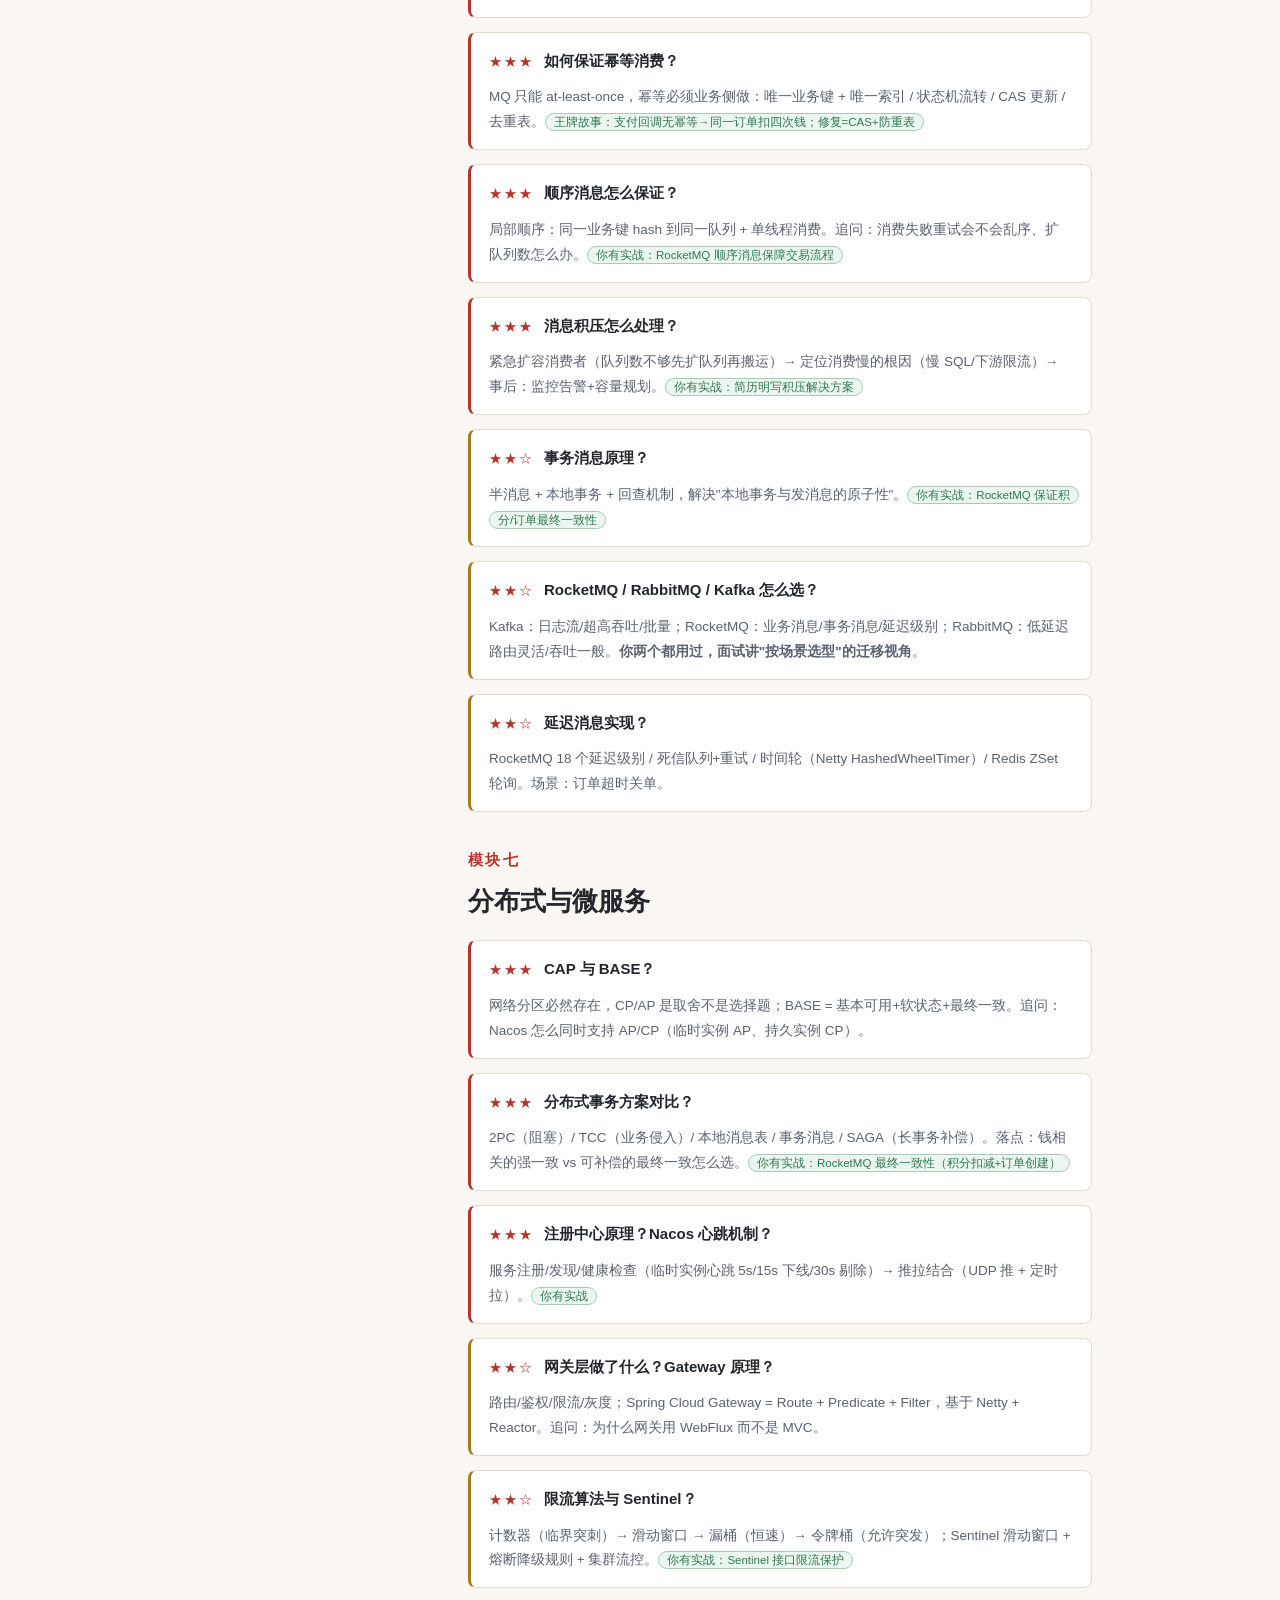
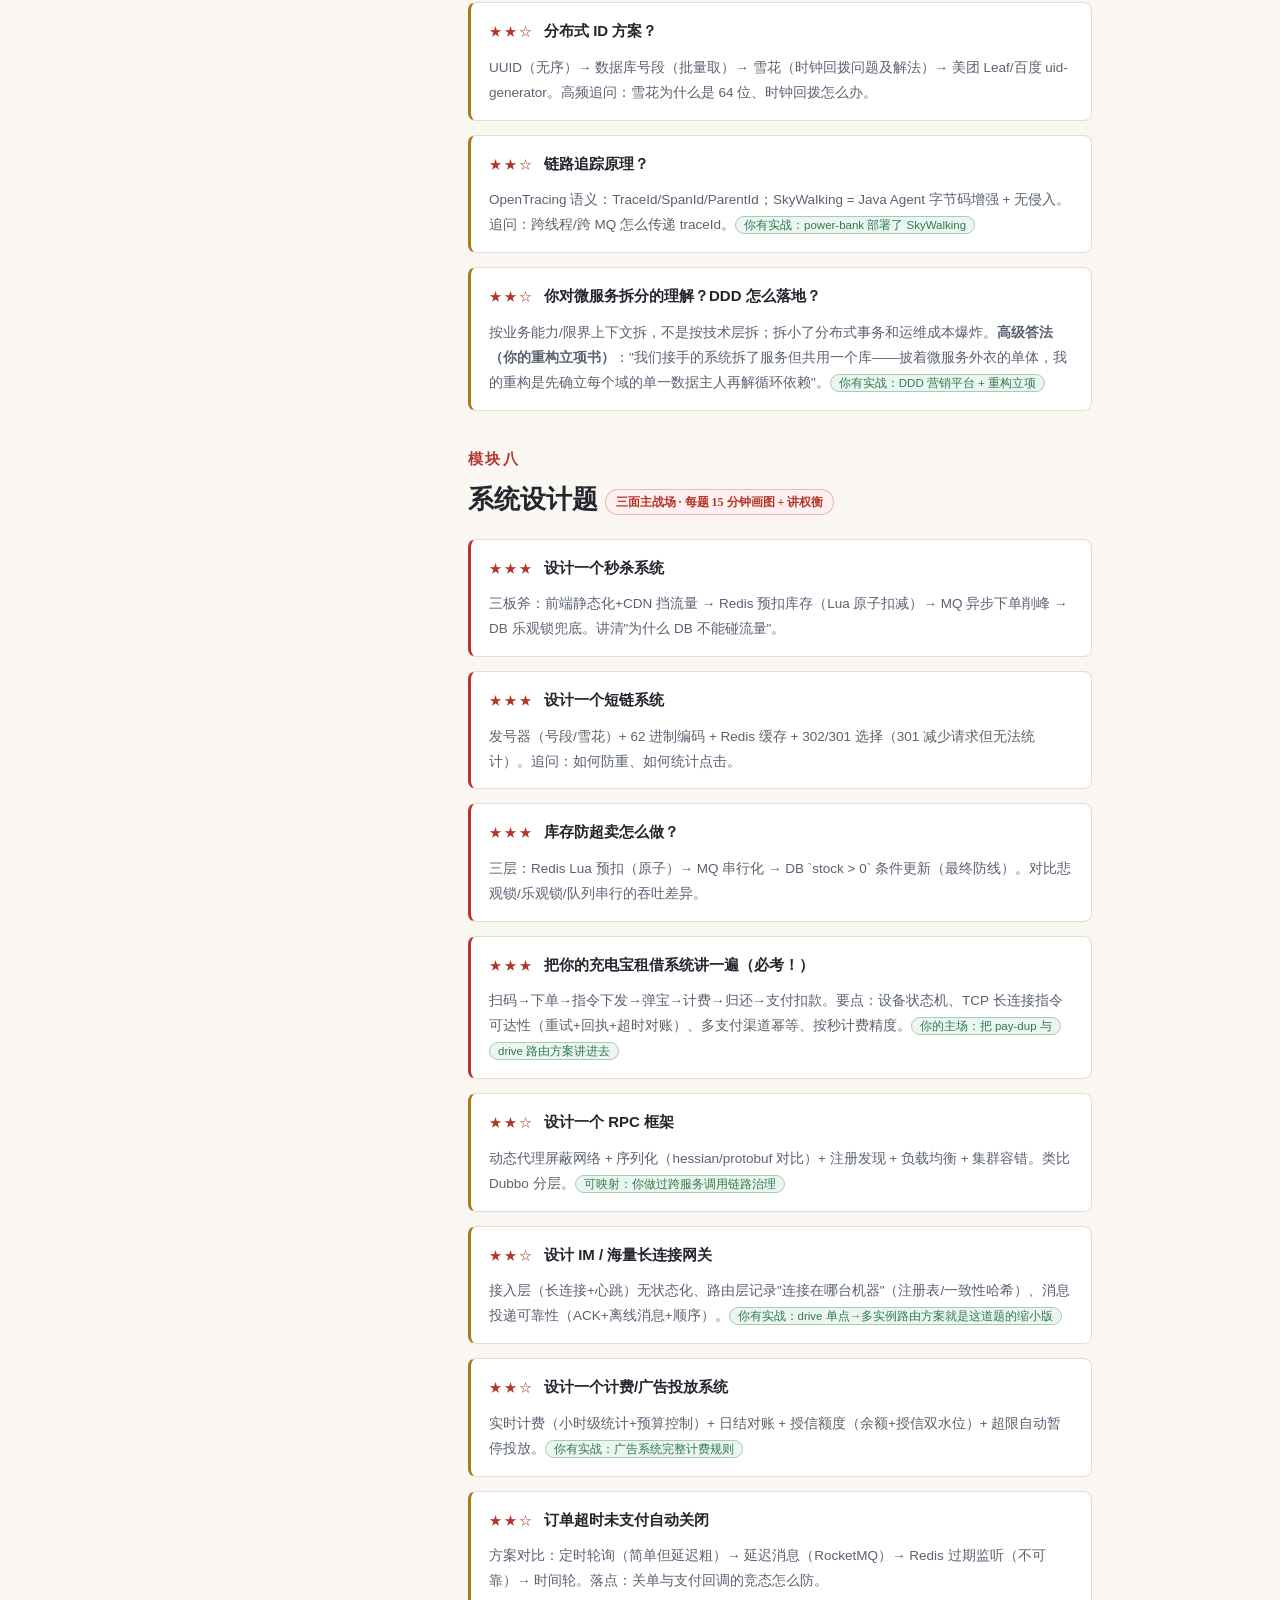
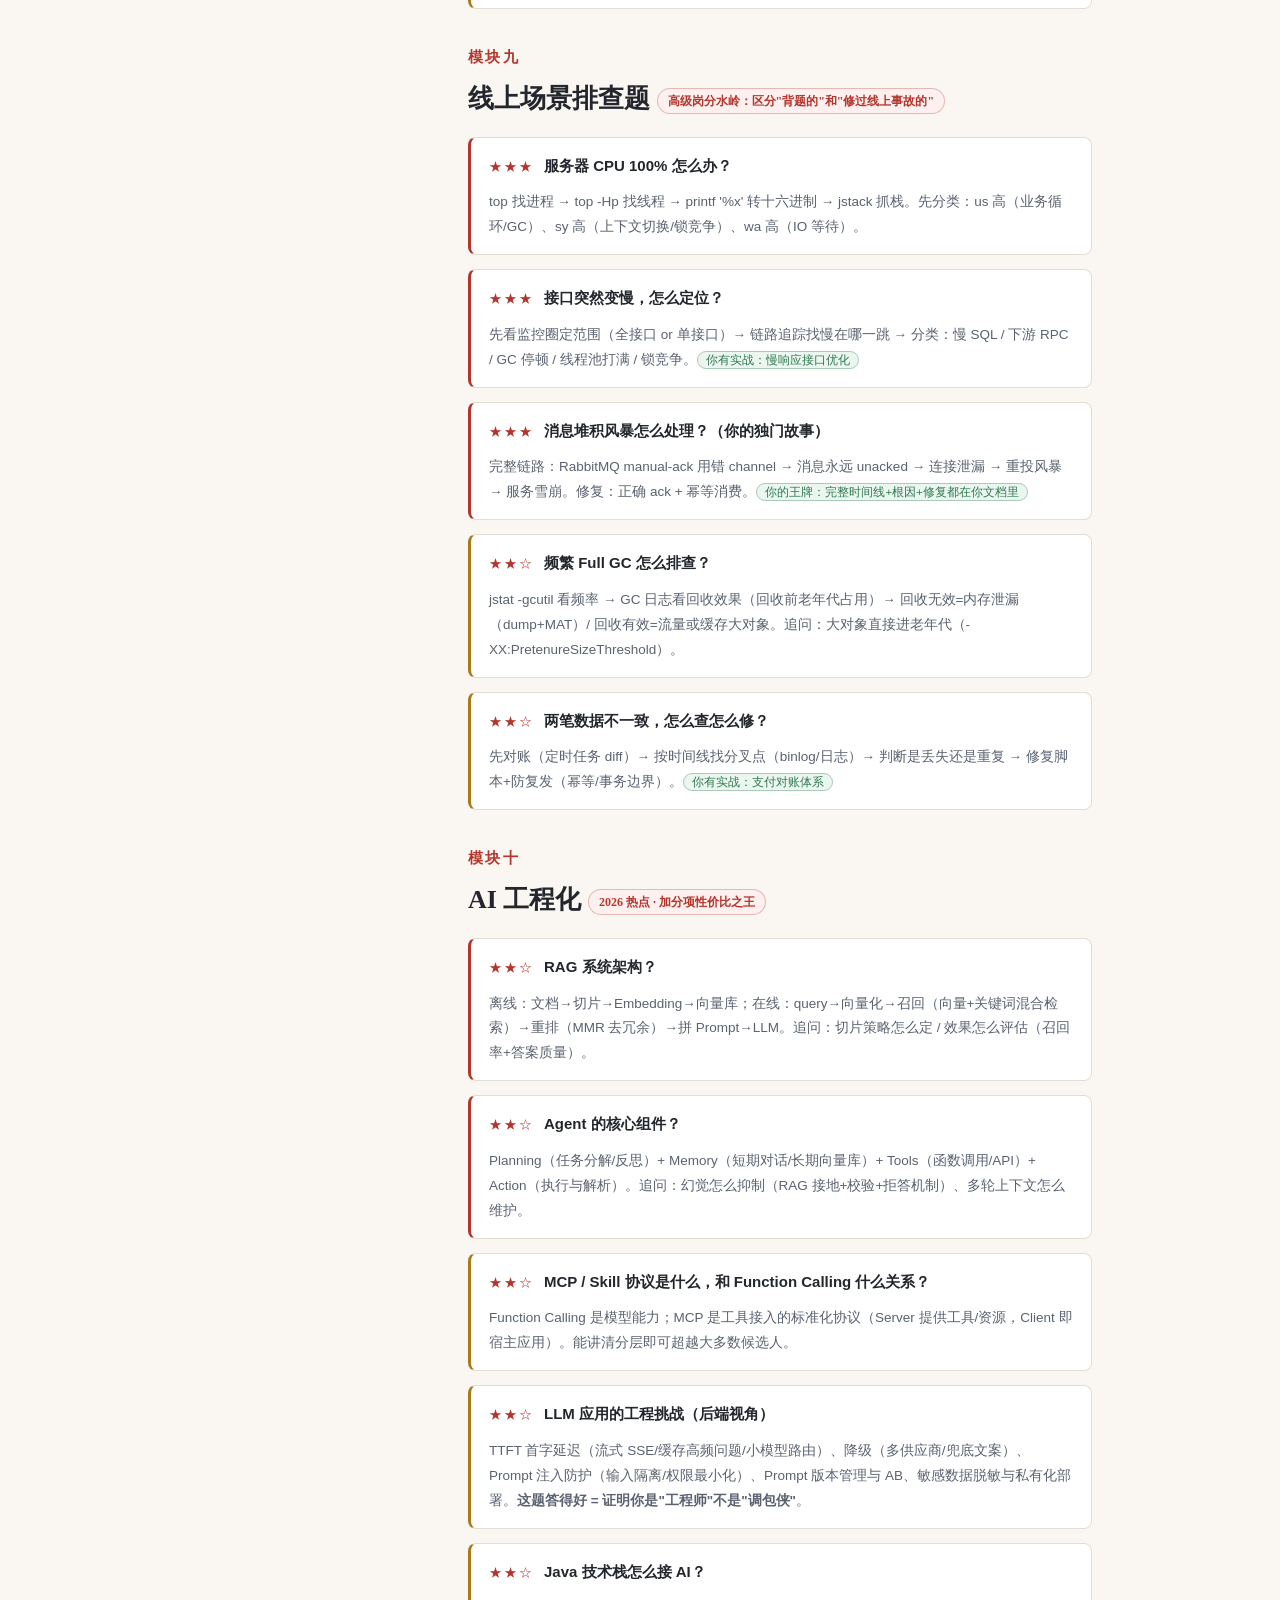
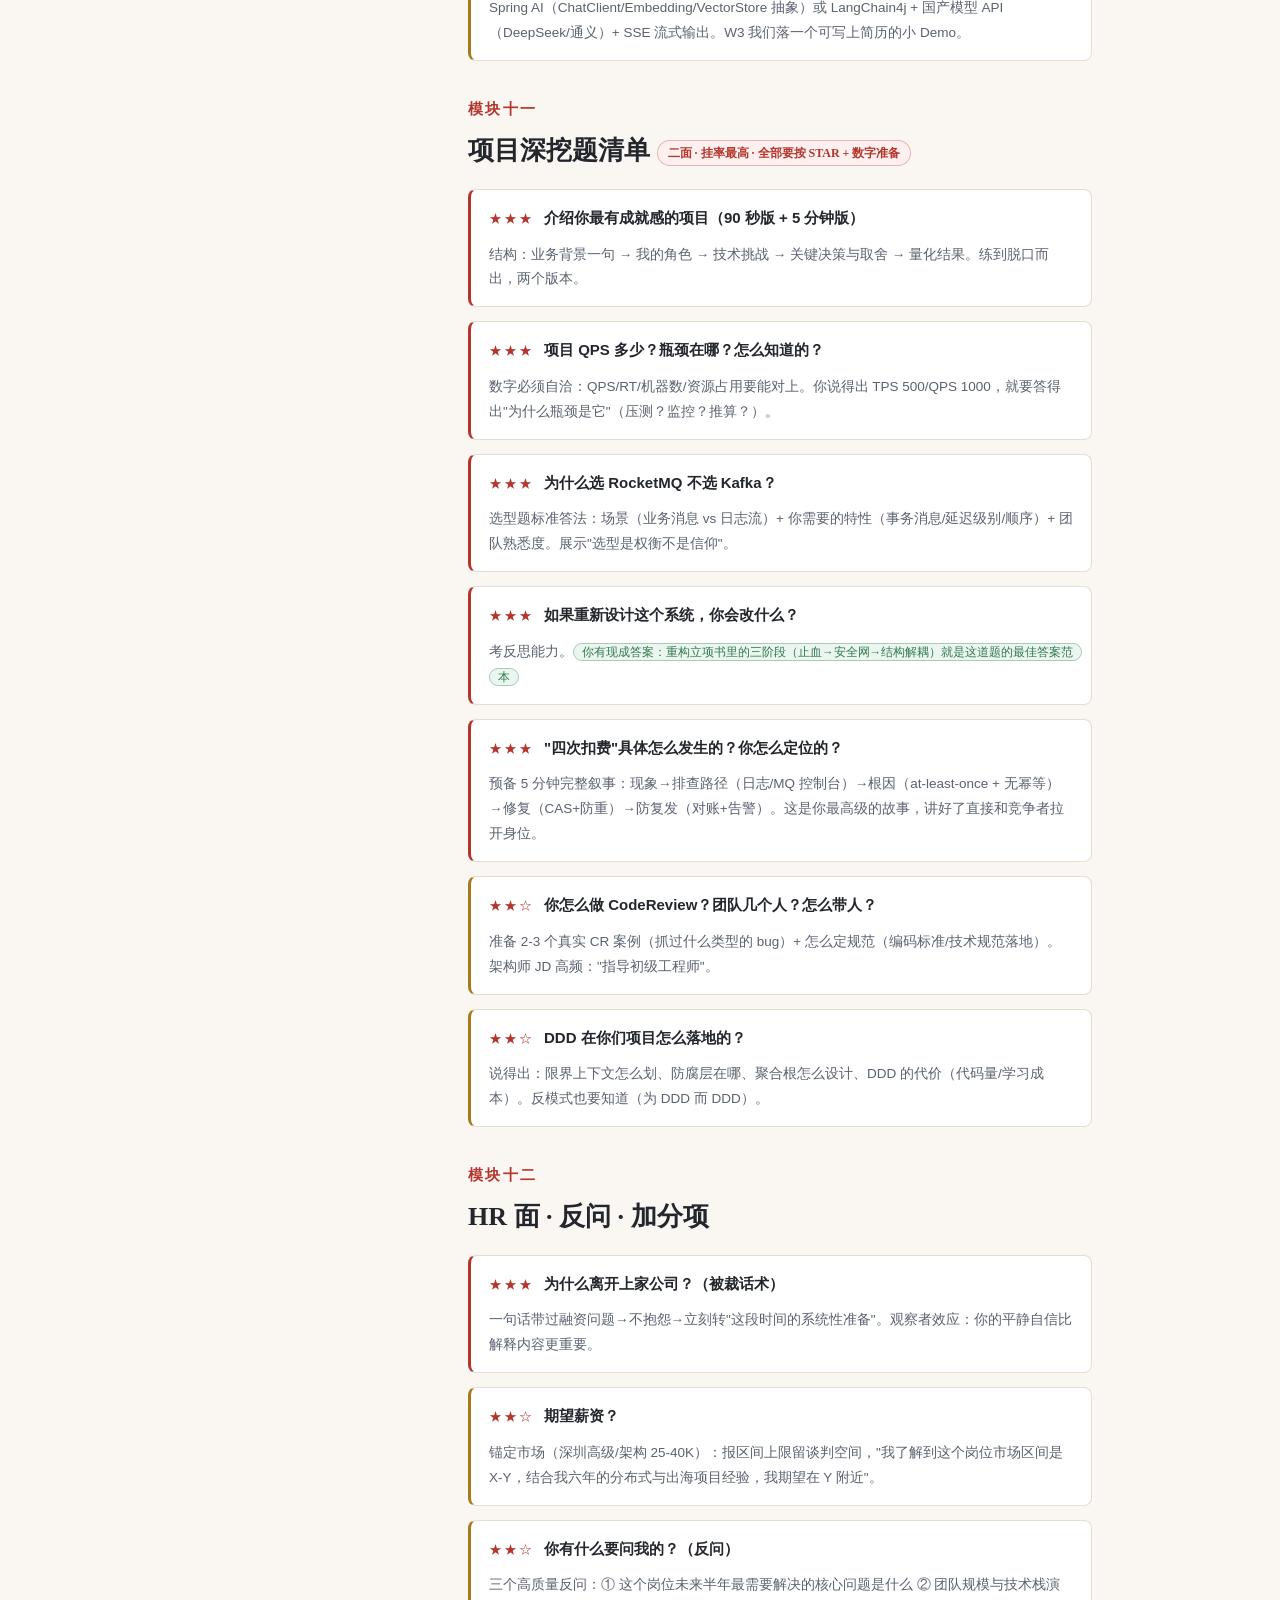
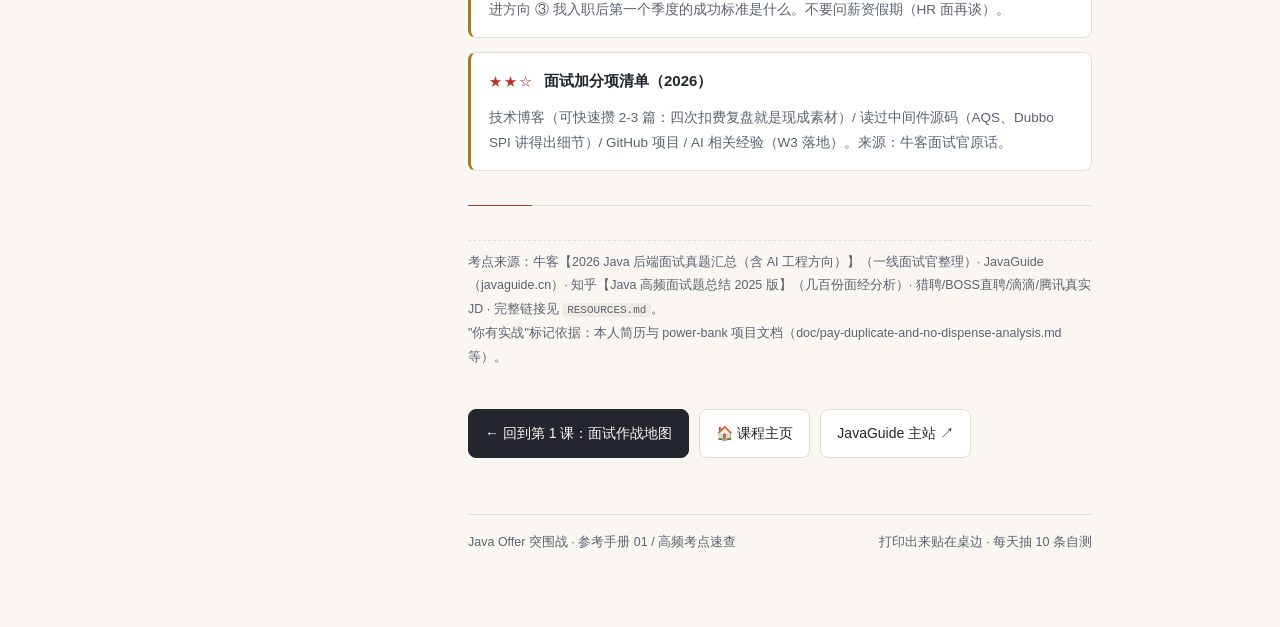
<file: reference/0001-high-frequency-topics.html>
<!DOCTYPE html>
<html lang="zh-CN">
<head>
<meta charset="UTF-8">
<meta name="viewport" content="width=device-width, initial-scale=1.0">
<title>速查手册 · 5-10年 Java 高级/架构师高频考点</title>
<link rel="icon" href="../assets/favicon.svg" type="image/svg+xml">
<link rel="stylesheet" href="../assets/style.css">
<script src="../assets/theme.js"></script>
<script src="../assets/nav.js"></script>
</head>
<body>
<div class="page">

  <div class="kicker">Java Offer 突围战 · 参考手册 01</div>
  <h1>高频考点速查手册</h1>
  <p class="subtitle">5-10 年 Java 高级开发 / 架构师面试考点全景。按模块组织，每条含<strong>频率星级</strong>与<strong>考点钩子</strong>（面试官真正在考察什么 + 预判追问链）。绿色"你有实战"标记 = 可主动引导话题的得分区。</p>
  <div class="meta-badges">
    <span class="badge red">★★★ 每场必考</span>
    <span class="badge gold">★★☆ 高频</span>
    <span class="badge">★☆☆ 中频</span>
    <span class="badge green">你有实战 = 得分区</span>
    <span class="badge">数据基线 2026-08</span>
  </div>

  <div class="callout">
    <span class="ttl">用法（间隔重复）</span>
    不要通读。每天随机抽 10 条，<strong>遮住钩子只看问题，口头作答 60 秒</strong>，再对照钩子补漏。答不出的标个日期，三天后再抽。这是"检索练习"，比反复看记忆效率高数倍。来源：牛客 2026 面试官真题汇总、JavaGuide、几百份面经分析（清单见 RESOURCES.md）。
  </div>

  <hr class="rule">

  <!-- ==================== 一、Java 基础与集合 ==================== -->
  <section>
    <h2><span class="no">模块一</span>Java 基础与集合</h2>
    <div class="qlist">
      <div class="q-item f3"><div class="q-line"><span class="stars">★★★</span><span class="q-text">HashMap 底层原理与扩容机制？</span></div>
        <p class="q-hook">追问链：为什么容量是 2 的幂（hash &amp; n-1）→ 为什么树化阈值是 8 / 退化是 6（泊松分布）→ 1.8 为什么改尾插法（1.7 头插扩容成环死循环）→ 负载因子 0.75 是空间与时间的折中。</p></div>
      <div class="q-item f3"><div class="q-line"><span class="stars">★★★</span><span class="q-text">ConcurrentHashMap 1.7 与 1.8 的区别？</span></div>
        <p class="q-hook">分段锁 Segment → CAS + synchronized 锁桶头节点。追问：size() 怎么实现的（baseCount + CounterCell 分散计数）→ 为什么 key/value 不允许 null（二义性无法区分"不存在"与"存了null"）。</p></div>
      <div class="q-item f2"><div class="q-line"><span class="stars">★★☆</span><span class="q-text">hashCode 与 equals 的约定？</span></div>
        <p class="q-hook">equals 相等则 hashCode 必须相等；反之不成立。追问：只重写 equals 不重写 hashCode 会怎样（HashMap 里"丢对象"）。</p></div>
      <div class="q-item f2"><div class="q-line"><span class="stars">★★☆</span><span class="q-text">String 为什么设计成不可变？</span></div>
        <p class="q-hook">字符串常量池复用 / hashCode 可缓存 / 线程安全 / 安全性（防类加载路径被改）。追问：String / StringBuilder / StringBuffer 使用场景。</p></div>
    </div>
  </section>

  <!-- ==================== 二、并发编程 ==================== -->
  <section>
    <h2><span class="no">模块二</span>并发编程 <span class="badge green" style="vertical-align:middle">简历写了"精通"——三层追问是标配</span></h2>
    <div class="qlist">
      <div class="q-item f3"><div class="q-line"><span class="stars">★★★</span><span class="q-text">synchronized 底层原理与锁升级？</span></div>
        <p class="q-hook">对象头 Mark Word → 无锁→偏向锁→轻量级→重量级。追问：和 ReentrantLock 区别（中断/超时/公平/条件变量）→ 锁消除与锁粗化（JIT 优化）。</p></div>
      <div class="q-item f3"><div class="q-line"><span class="stars">★★★</span><span class="q-text">volatile 的作用？能保证原子性吗？</span></div>
        <p class="q-hook">可见性 + 禁止指令重排（内存屏障），不保证原子性。追问：i++ 为什么不行 → happens-before 规则能说出几条 → MESI 缓存一致性协议。</p></div>
      <div class="q-item f3"><div class="q-line"><span class="stars">★★★</span><span class="q-text">AQS 原理？</span></div>
        <p class="q-hook">volatile state + CLH 变体双向队列 + 独占/共享模式。追问：ReentrantLock 加锁流程 → 公平与非公平的区别（非公平先 CAS 抢一次）→ CountDownLatch/Semaphore 怎么基于 AQS。<span class="you">简历技能点</span></p></div>
      <div class="q-item f3"><div class="q-line"><span class="stars">★★★</span><span class="q-text">线程池七大参数与执行流程？参数怎么配？</span></div>
        <p class="q-hook">core→queue→max→reject 顺序（易错：不是满了先开到 max）。追问：IO 密集 vs CPU 密集怎么算 → 4 种拒绝策略怎么选 → <b>你项目里怎么配的、怎么监控的</b>。<span class="you">你有实战：线程池任务堆积连锁 OOM</span></p></div>
      <div class="q-item f3"><div class="q-line"><span class="stars">★★★</span><span class="q-text">ThreadLocal 原理与内存泄漏？</span></div>
        <p class="q-hook">Thread 里的 ThreadLocalMap，key 弱引用 value 强引用。追问：为什么线程池场景必须 finally remove → InheritableThreadLocal 的问题（TTL）。</p></div>
      <div class="q-item f2"><div class="q-line"><span class="stars">★★☆</span><span class="q-text">CAS 原理与 ABA 问题？</span></div>
        <p class="q-hook">Unsafe compareAndSwap（CPU 指令）→ ABA 用 AtomicStampedReference（版本号）→ 自旋的代价（空转烧 CPU，正好接你的自旋锁实战）。</p></div>
      <div class="q-item f2"><div class="q-line"><span class="stars">★★☆</span><span class="q-text">死锁的四个必要条件？怎么排查？</span></div>
        <p class="q-hook">互斥/持有等待/不可剥夺/循环等待；破坏任一即可。排查：jstack 看 "Found one Java-level deadlock" 或 arthas thread -b。<span class="you">你有实战：锁表死锁问题修复</span></p></div>
    </div>
  </section>

  <!-- ==================== 三、JVM ==================== -->
  <section>
    <h2><span class="no">模块三</span>JVM</h2>
    <div class="qlist">
      <div class="q-item f3"><div class="q-line"><span class="stars">★★★</span><span class="q-text">JVM 运行时内存模型？</span></div>
        <p class="q-hook">堆 / 虚拟机栈 / 本地方法栈 / 方法区(元空间) / 程序计数器。追问：对象一定在堆上吗（逃逸分析→栈上分配/标量替换）→ 1.7→1.8 方法区变化（永久代→元空间，为什么用本地内存）。</p></div>
      <div class="q-item f3"><div class="q-line"><span class="stars">★★★</span><span class="q-text">线上 OOM 怎么排查？（场景题）</span></div>
        <p class="q-hook">先看是哪类 OOM（heap/直接内存/元空间/线程数）→ -XX:+HeapDumpOnOutOfMemoryError 拿 dump → MAT 看支配树找最大对象 → 定位到代码。<span class="you">你有王牌故事：线程池任务堆积→连锁反应 OOM（网络抖动触发）</span></p></div>
      <div class="q-item f2"><div class="q-line"><span class="stars">★★☆</span><span class="q-text">常用垃圾收集器与选择？</span></div>
        <p class="q-hook">CMS（低停顿、内存碎片）→ G1（Region 化、可预测停顿）→ ZGC（亚毫秒）。追问：G1 的三色标记与漏标问题（原始快照 SATB）/ 记忆集。JD 高频词是"JVM 调优实战"——要能讲出你真实设过的参数。</p></div>
      <div class="q-item f2"><div class="q-line"><span class="stars">★★☆</span><span class="q-text">类加载过程与双亲委派？</span></div>
        <p class="q-hook">加载→验证→准备→解析→初始化；双亲委派防重复加载与核心类篡改。追问：哪些场景打破它（SPI/Tomcat 隔离/热部署）。</p></div>
    </div>
  </section>

  <!-- ==================== 四、MySQL ==================== -->
  <section>
    <h2><span class="no">模块四</span>MySQL <span class="badge green" style="vertical-align:middle">面试官原话：一定结合项目问索引设计</span></h2>
    <div class="qlist">
      <div class="q-item f3"><div class="q-line"><span class="stars">★★★</span><span class="q-text">为什么用 B+ 树？</span></div>
        <p class="q-hook">vs B 树（非叶子不存数据→扇出更大、树更矮）→ vs 哈希（不支持范围）→ vs 跳表（层高 log 级但磁盘 IO 是块读取）。追问：一棵 3 层 B+ 树能存多少行（约 2000 万的推导）。树高公式（美团文）：h = log<sub>m+1</sub>(N)——底数 = 扇出 = 每页 m 个键 + 1 个指针，换底 = lnN÷ln(m+1)；N 固定时 m 越大 h 越小（log 对底数是减函数），扇出 1170 → 2000 万行只要 3 层。</p></div>
      <div class="q-item f3"><div class="q-line"><span class="stars">★★★</span><span class="q-text">聚簇索引 / 回表 / 覆盖索引？</span></div>
        <p class="q-hook">二级索引叶子存主键→需要回表；查询列都在索引里就"覆盖"免回表。追问：为什么推荐自增主键（页写满顺序插入，UUID 导致页分裂）。</p></div>
      <div class="q-item f3"><div class="q-line"><span class="stars">★★★</span><span class="q-text">最左前缀原则与索引失效场景？</span></div>
        <p class="q-hook">失效：函数计算 / 隐式类型转换（字符串列传数字）/ 前导 % / OR 连接非索引列 / 不满足最左前缀。追问：联合索引 (a,b,c) 里 where b=? 走不走索引。底层：联合索引 = 字典序元组列表，后列只在前列相等的分组内有序 → 等值钉前缀、范围之后全断（断的是定位，ICP 还能过滤）；例外：IN 是多个等值不算断点、IS NULL 能走索引、8.0.13+ skip scan 救低基数缺前缀；explain key_len 验证用到几列（详见第 2 课地基⑤）。时间列选型：总跟等值列走→联合索引放最后（钉前缀+给边界、零回表）；纯时间查询（清理/归档/最近 N 条）→单列；一个查询一张表只用一个索引，别指望 index merge。</p></div>
      <div class="q-item f3"><div class="q-line"><span class="stars">★★★</span><span class="q-text">一条 SQL 很慢，怎么排查？（场景题）</span></div>
        <p class="q-hook">慢查询日志定位 → EXPLAIN 四看：id 定执行顺序（大的先、同 id 从上到下）/ type 至少 range（ALL 报警）/ key+key_len 定索引用量 / rows+Extra 判成本（filesort、temporary 报警）→ 优化路径：加索引/改写/拆查询/缓存/归档。区分度低不判死刑——判据是组合命中集（stage_poi 案例：业务保证小工作集 → 联合索引把扫描量 361 万压到千级，30 倍提速，详见第 2 课链 3 补充）。<span class="you">你有实战：慢 SQL 集中整改（复杂 SQL 拆分+索引调整+缓存）</span></p></div>
      <div class="q-item f3"><div class="q-line"><span class="stars">★★★</span><span class="q-text">事务隔离级别与 MVCC？</span></div>
        <p class="q-hook">RR 为 MySQL 默认；MVCC = undo log 版本链 + ReadView（RR 整事务复用一张 → 可重复读；RC 每条 SELECT 新建 → 不可重复读）。追问：RR 怎么解决幻读（快照读靠 MVCC、当前读靠临键锁）→ RR 下先快照读再当前读仍可能幻读。三概念分野：脏读=读到未提交版本 / 不可重复读=同一行值变（UPDATE）/ 幻读=结果集行数变（INSERT）——锁行防不住幻读所以要间隙锁；事故形态=超卖/重复扣费/对账不平，check-then-act 三板斧：当前读 / 原子 SQL / 唯一约束（详见第 2 课链 4 补充）。快照读=裸 SELECT 不加锁读版本链历史版本；当前读=FOR UPDATE / LOCK IN SHARE MODE / 增删改，加锁读最新已提交（UPDATE 也是当前读——RR 快照保护不到写）；分类不随隔离级别变，级别调的是拍照时机与锁范围，Serializable 下快照读退化为当前读（详见链 4 补充②）。MVCC=undo 版本链×ReadView，管读写冲突、写写靠行锁；trx_id 首次写才分配（懒分配）、版本戳钉死不变；可见性=id 轴三段：低水位以下可见 / 高水位以上不可见 / 中间查 m_ids，自己改的永远可见；对照 Java CopyOnWriteArrayList（iterator≈RR 复用 ReadView），差别在增量版本 vs 全量拷贝、写写无乐观重试、purge vs GC（详见链 4 补充③④）。</p></div>
      <div class="q-item f2"><div class="q-line"><span class="stars">★★☆</span><span class="q-text">行锁 / 间隙锁 / 临键锁？</span></div>
        <p class="q-hook">RR 级别下：记录锁+间隙锁=临键锁，锁的是索引区间。追问：update 没走索引会怎样（锁全部扫描行）。加锁推演四步流水线（走哪个索引→扫描区间逐段 next-key→查两个退化→回表补记录锁）+ 六格速查表 + 死锁日志三步读法（HOLDS/WAITING 画环；两形态：GAP×插入意向、唯一键并发 S→X）（详见第 2 课链 5 补充②）。<span class="you">你有实战：锁表死锁问题</span></p></div>
      <div class="q-item f1"><div class="q-line"><span class="stars">★☆☆</span><span class="q-text">AUTO-INC 锁？（配角，记三层 + 三弹药）</span></div>
        <p class="q-hook">三层：语句级表锁（语句结束即释放、不等事务提交）→ 5.1.22 mutex 化只护计数器分配 → 三档按"行数可预知性"分流（simple 走 mutex / bulk 退表锁：交错分配会让 statement 复制主从分叉，故 mode 2 须配 ROW binlog，8.0 默认全 mutex 正因此）。vs synchronized 锁升级：同=分档用锁轻优先重兜底；反=轴不同（竞争程度 vs 可预知性）、方向反（随竞争升级 vs 版本演进砍表锁）。弹药① 自增空洞：回滚/唯一键冲突已分配值不回退（回退=持锁到提交=插入串行化，连续性换并发度）；弹药② 主从：mode 2 ⟺ ROW binlog（"大厂全 ROW"另一半）；弹药③ 分布式 ID：分库后 auto-inc 失效 → UUID（页分裂）/ 雪花（时钟回拨）/ 号段（=应用层 AUTO-INC 批量预取，Leaf-segment）（详见第 2 课链 5 补充）。</p></div>
      <div class="q-item f2"><div class="q-line"><span class="stars">★★☆</span><span class="q-text">分库分表怎么做？什么时候做？</span></div>
        <p class="q-hook">先垂直后水平；分片键选择（高频查询维度）；带来的问题：跨分片查询/分布式事务/全局 ID（弹药：号段=应用层 AUTO-INC 预取，见上条）。追问：不加分表的替代方案（归档/读写分离/冷热分离）。<span class="you">你有实战：月百万级数据归档方案</span></p></div>
      <div class="q-item f2"><div class="q-line"><span class="stars">★★☆</span><span class="q-text">redo log / undo log / binlog？</span></div>
        <p class="q-hook">redo 保证持久性（crash safe）、undo 保证原子性与 MVCC、binlog 用于复制与恢复。追问：两阶段提交（prepare→写 binlog→commit）为什么需要。为什么：提交≠落盘→redo 重做保持久性；半成品会落盘→undo 擦除保原子性；崩溃恢复=先 redo 全量回放（含半成品）再 undo 回滚未提交。buffer pool=引擎层内存的 16KB 页缓存，是两份日志存在的前提（详见第 2 课地基⑥）。</p></div>
    </div>
  </section>

  <!-- ==================== 五、Redis ==================== -->
  <section>
    <h2><span class="no">模块五</span>Redis</h2>
    <div class="qlist">
      <div class="q-item f3"><div class="q-line"><span class="stars">★★★</span><span class="q-text">Redis 为什么快？</span></div>
        <p class="q-hook">纯内存 + 单线程无锁竞争 + IO 多路复用（epoll）+ 高效数据结构。追问：6.0 为什么又引入多线程（网络 IO 并行，命令执行仍单线程）。</p></div>
      <div class="q-item f3"><div class="q-line"><span class="stars">★★★</span><span class="q-text">缓存穿透 / 击穿 / 雪崩？</span></div>
        <p class="q-hook">穿透（不存在的 key→布隆过滤器/空值缓存）、击穿（热 key 过期→互斥锁/逻辑过期）、雪崩（大量同时过期→随机 TTL/多级缓存/限流）。三兄弟必须一口气顺溜讲完。</p></div>
      <div class="q-item f3"><div class="q-line"><span class="stars">★★★</span><span class="q-text">缓存与数据库一致性怎么保证？</span></div>
        <p class="q-hook">Cache Aside（先更库再删缓存）+ 为什么是删不是改 → 不一致窗口 → 延迟双删 → 终极方案订阅 binlog（Canal）异步删。<span class="you">你有实战：Hash 存系统参数、List 存支付凭证、Set 防重</span></p></div>
      <div class="q-item f3"><div class="q-line"><span class="stars">★★★</span><span class="q-text">分布式锁怎么实现？Redisson 原理？</span></div>
        <p class="q-hook">SET NX EX + 唯一值 + Lua 释放 → 过期续期问题 → Redisson 看门狗 → 主从切换锁丢失 → RedLock 及其争议（Martin Kleppmann vs antirez 之争，说出这个直接加分）。<span class="you">你有实战：货柜"同一货柜并发下单"Redisson 锁 + 充电宝广告计费"行锁+Redisson 双保险"、SpEL key 锁注解</span></p></div>
      <div class="q-item f2"><div class="q-line"><span class="stars">★★☆</span><span class="q-text">核心数据结构与使用场景？</span></div>
        <p class="q-hook">底层编码：ziplist/listpack、skiplist（ZSet 为什么用跳表不是红黑树）、intset。场景：点赞/排行榜/签到/购物车/延迟队列。</p></div>
      <div class="q-item f2"><div class="q-line"><span class="stars">★★☆</span><span class="q-text">持久化与高可用？</span></div>
        <p class="q-hook">RDB 快照 vs AOF 追加 → 混合持久化；主从复制原理（全量 RDB + 增量 buffer）→ 哨兵（选脑）→ Cluster（16384 槽、gossip）。追问：脑裂怎么发生怎么防（min-slaves-to-write）。</p></div>
      <div class="q-item f2"><div class="q-line"><span class="stars">★★☆</span><span class="q-text">大 key / 热 key 问题？</span></div>
        <p class="q-hook">大 key：拆分/异步删除 UNLINK；热 key：本地缓存/随机后缀打散。追问：怎么发现（redis-cli --bigkeys / monitor 抓热点）。</p></div>
    </div>
  </section>

  <!-- ==================== 六、消息队列 ==================== -->
  <section>
    <h2><span class="no">模块六</span>消息队列 <span class="badge green" style="vertical-align:middle">你的王牌战场：四次扣费事故</span></h2>
    <div class="qlist">
      <div class="q-item f3"><div class="q-line"><span class="stars">★★★</span><span class="q-text">如何保证消息不丢失？</span></div>
        <p class="q-hook">三环节：生产者（confirm/事务/重投）→ broker（同步刷盘/主从同步复制）→ 消费者（手动 ack，处理完再 ack）。<span class="you">你有实战：RabbitMQ manual-ack、nack 错 channel 导致连接泄漏的排障</span></p></div>
      <div class="q-item f3"><div class="q-line"><span class="stars">★★★</span><span class="q-text">如何保证幂等消费？</span></div>
        <p class="q-hook">MQ 只能 at-least-once，幂等必须业务侧做：唯一业务键 + 唯一索引 / 状态机流转 / CAS 更新 / 去重表。<span class="you">王牌故事：支付回调无幂等→同一订单扣四次钱；修复=CAS+防重表</span></p></div>
      <div class="q-item f3"><div class="q-line"><span class="stars">★★★</span><span class="q-text">顺序消息怎么保证？</span></div>
        <p class="q-hook">局部顺序：同一业务键 hash 到同一队列 + 单线程消费。追问：消费失败重试会不会乱序、扩队列数怎么办。<span class="you">你有实战：RocketMQ 顺序消息保障交易流程</span></p></div>
      <div class="q-item f3"><div class="q-line"><span class="stars">★★★</span><span class="q-text">消息积压怎么处理？</span></div>
        <p class="q-hook">紧急扩容消费者（队列数不够先扩队列再搬运）→ 定位消费慢的根因（慢 SQL/下游限流）→ 事后：监控告警+容量规划。<span class="you">你有实战：简历明写积压解决方案</span></p></div>
      <div class="q-item f2"><div class="q-line"><span class="stars">★★☆</span><span class="q-text">事务消息原理？</span></div>
        <p class="q-hook">半消息 + 本地事务 + 回查机制，解决"本地事务与发消息的原子性"。<span class="you">你有实战：RocketMQ 保证积分/订单最终一致性</span></p></div>
      <div class="q-item f2"><div class="q-line"><span class="stars">★★☆</span><span class="q-text">RocketMQ / RabbitMQ / Kafka 怎么选？</span></div>
        <p class="q-hook">Kafka：日志流/超高吞吐/批量；RocketMQ：业务消息/事务消息/延迟级别；RabbitMQ：低延迟路由灵活/吞吐一般。<b>你两个都用过，面试讲"按场景选型"的迁移视角</b>。</p></div>
      <div class="q-item f2"><div class="q-line"><span class="stars">★★☆</span><span class="q-text">延迟消息实现？</span></div>
        <p class="q-hook">RocketMQ 18 个延迟级别 / 死信队列+重试 / 时间轮（Netty HashedWheelTimer）/ Redis ZSet 轮询。场景：订单超时关单。</p></div>
    </div>
  </section>

  <!-- ==================== 七、分布式与微服务 ==================== -->
  <section>
    <h2><span class="no">模块七</span>分布式与微服务</h2>
    <div class="qlist">
      <div class="q-item f3"><div class="q-line"><span class="stars">★★★</span><span class="q-text">CAP 与 BASE？</span></div>
        <p class="q-hook">网络分区必然存在，CP/AP 是取舍不是选择题；BASE = 基本可用+软状态+最终一致。追问：Nacos 怎么同时支持 AP/CP（临时实例 AP、持久实例 CP）。</p></div>
      <div class="q-item f3"><div class="q-line"><span class="stars">★★★</span><span class="q-text">分布式事务方案对比？</span></div>
        <p class="q-hook">2PC（阻塞）/ TCC（业务侵入）/ 本地消息表 / 事务消息 / SAGA（长事务补偿）。落点：钱相关的强一致 vs 可补偿的最终一致怎么选。<span class="you">你有实战：RocketMQ 最终一致性（积分扣减+订单创建）</span></p></div>
      <div class="q-item f3"><div class="q-line"><span class="stars">★★★</span><span class="q-text">注册中心原理？Nacos 心跳机制？</span></div>
        <p class="q-hook">服务注册/发现/健康检查（临时实例心跳 5s/15s 下线/30s 剔除）→ 推拉结合（UDP 推 + 定时拉）。<span class="you">你有实战</span></p></div>
      <div class="q-item f2"><div class="q-line"><span class="stars">★★☆</span><span class="q-text">网关层做了什么？Gateway 原理？</span></div>
        <p class="q-hook">路由/鉴权/限流/灰度；Spring Cloud Gateway = Route + Predicate + Filter，基于 Netty + Reactor。追问：为什么网关用 WebFlux 而不是 MVC。</p></div>
      <div class="q-item f2"><div class="q-line"><span class="stars">★★☆</span><span class="q-text">限流算法与 Sentinel？</span></div>
        <p class="q-hook">计数器（临界突刺）→ 滑动窗口 → 漏桶（恒速）→ 令牌桶（允许突发）；Sentinel 滑动窗口 + 熔断降级规则 + 集群流控。<span class="you">你有实战：Sentinel 接口限流保护</span></p></div>
      <div class="q-item f2"><div class="q-line"><span class="stars">★★☆</span><span class="q-text">分布式 ID 方案？</span></div>
        <p class="q-hook">UUID（无序）→ 数据库号段（批量取）→ 雪花（时钟回拨问题及解法）→ 美团 Leaf/百度 uid-generator。高频追问：雪花为什么是 64 位、时钟回拨怎么办。</p></div>
      <div class="q-item f2"><div class="q-line"><span class="stars">★★☆</span><span class="q-text">链路追踪原理？</span></div>
        <p class="q-hook">OpenTracing 语义：TraceId/SpanId/ParentId；SkyWalking = Java Agent 字节码增强 + 无侵入。追问：跨线程/跨 MQ 怎么传递 traceId。<span class="you">你有实战：power-bank 部署了 SkyWalking</span></p></div>
      <div class="q-item f2"><div class="q-line"><span class="stars">★★☆</span><span class="q-text">你对微服务拆分的理解？DDD 怎么落地？</span></div>
        <p class="q-hook">按业务能力/限界上下文拆，不是按技术层拆；拆小了分布式事务和运维成本爆炸。<b>高级答法（你的重构立项书）</b>："我们接手的系统拆了服务但共用一个库——披着微服务外衣的单体，我的重构是先确立每个域的单一数据主人再解循环依赖"。<span class="you">你有实战：DDD 营销平台 + 重构立项</span></p></div>
    </div>
  </section>

  <!-- ==================== 八、系统设计 ==================== -->
  <section>
    <h2><span class="no">模块八</span>系统设计题 <span class="badge red" style="vertical-align:middle">三面主战场 · 每题 15 分钟画图 + 讲权衡</span></h2>
    <div class="qlist">
      <div class="q-item f3"><div class="q-line"><span class="stars">★★★</span><span class="q-text">设计一个秒杀系统</span></div>
        <p class="q-hook">三板斧：前端静态化+CDN 挡流量 → Redis 预扣库存（Lua 原子扣减）→ MQ 异步下单削峰 → DB 乐观锁兜底。讲清"为什么 DB 不能碰流量"。</p></div>
      <div class="q-item f3"><div class="q-line"><span class="stars">★★★</span><span class="q-text">设计一个短链系统</span></div>
        <p class="q-hook">发号器（号段/雪花）+ 62 进制编码 + Redis 缓存 + 302/301 选择（301 减少请求但无法统计）。追问：如何防重、如何统计点击。</p></div>
      <div class="q-item f3"><div class="q-line"><span class="stars">★★★</span><span class="q-text">库存防超卖怎么做？</span></div>
        <p class="q-hook">三层：Redis Lua 预扣（原子）→ MQ 串行化 → DB `stock &gt; 0` 条件更新（最终防线）。对比悲观锁/乐观锁/队列串行的吞吐差异。</p></div>
      <div class="q-item f3"><div class="q-line"><span class="stars">★★★</span><span class="q-text">把你的充电宝租借系统讲一遍（必考！）</span></div>
        <p class="q-hook">扫码→下单→指令下发→弹宝→计费→归还→支付扣款。要点：设备状态机、TCP 长连接指令可达性（重试+回执+超时对账）、多支付渠道幂等、按秒计费精度。<span class="you">你的主场：把 pay-dup 与 drive 路由方案讲进去</span></p></div>
      <div class="q-item f2"><div class="q-line"><span class="stars">★★☆</span><span class="q-text">设计一个 RPC 框架</span></div>
        <p class="q-hook">动态代理屏蔽网络 + 序列化（hessian/protobuf 对比）+ 注册发现 + 负载均衡 + 集群容错。类比 Dubbo 分层。<span class="you">可映射：你做过跨服务调用链路治理</span></p></div>
      <div class="q-item f2"><div class="q-line"><span class="stars">★★☆</span><span class="q-text">设计 IM / 海量长连接网关</span></div>
        <p class="q-hook">接入层（长连接+心跳）无状态化、路由层记录"连接在哪台机器"（注册表/一致性哈希）、消息投递可靠性（ACK+离线消息+顺序）。<span class="you">你有实战：drive 单点→多实例路由方案就是这道题的缩小版</span></p></div>
      <div class="q-item f2"><div class="q-line"><span class="stars">★★☆</span><span class="q-text">设计一个计费/广告投放系统</span></div>
        <p class="q-hook">实时计费（小时级统计+预算控制）+ 日结对账 + 授信额度（余额+授信双水位）+ 超限自动暂停投放。<span class="you">你有实战：广告系统完整计费规则</span></p></div>
      <div class="q-item f2"><div class="q-line"><span class="stars">★★☆</span><span class="q-text">订单超时未支付自动关闭</span></div>
        <p class="q-hook">方案对比：定时轮询（简单但延迟粗）→ 延迟消息（RocketMQ）→ Redis 过期监听（不可靠）→ 时间轮。落点：关单与支付回调的竞态怎么防。</p></div>
    </div>
  </section>

  <!-- ==================== 九、线上排查 ==================== -->
  <section>
    <h2><span class="no">模块九</span>线上场景排查题 <span class="badge red" style="vertical-align:middle">高级岗分水岭：区分"背题的"和"修过线上事故的"</span></h2>
    <div class="qlist">
      <div class="q-item f3"><div class="q-line"><span class="stars">★★★</span><span class="q-text">服务器 CPU 100% 怎么办？</span></div>
        <p class="q-hook">top 找进程 → top -Hp 找线程 → printf '%x' 转十六进制 → jstack 抓栈。先分类：us 高（业务循环/GC）、sy 高（上下文切换/锁竞争）、wa 高（IO 等待）。</p></div>
      <div class="q-item f3"><div class="q-line"><span class="stars">★★★</span><span class="q-text">接口突然变慢，怎么定位？</span></div>
        <p class="q-hook">先看监控圈定范围（全接口 or 单接口）→ 链路追踪找慢在哪一跳 → 分类：慢 SQL / 下游 RPC / GC 停顿 / 线程池打满 / 锁竞争。<span class="you">你有实战：慢响应接口优化</span></p></div>
      <div class="q-item f3"><div class="q-line"><span class="stars">★★★</span><span class="q-text">消息堆积风暴怎么处理？（你的独门故事）</span></div>
        <p class="q-hook">完整链路：RabbitMQ manual-ack 用错 channel → 消息永远 unacked → 连接泄漏 → 重投风暴 → 服务雪崩。修复：正确 ack + 幂等消费。<span class="you">你的王牌：完整时间线+根因+修复都在你文档里</span></p></div>
      <div class="q-item f2"><div class="q-line"><span class="stars">★★☆</span><span class="q-text">频繁 Full GC 怎么排查？</span></div>
        <p class="q-hook">jstat -gcutil 看频率 → GC 日志看回收效果（回收前老年代占用）→ 回收无效=内存泄漏（dump+MAT）/ 回收有效=流量或缓存大对象。追问：大对象直接进老年代（-XX:PretenureSizeThreshold）。</p></div>
      <div class="q-item f2"><div class="q-line"><span class="stars">★★☆</span><span class="q-text">两笔数据不一致，怎么查怎么修？</span></div>
        <p class="q-hook">先对账（定时任务 diff）→ 按时间线找分叉点（binlog/日志）→ 判断是丢失还是重复 → 修复脚本+防复发（幂等/事务边界）。<span class="you">你有实战：支付对账体系</span></p></div>
    </div>
  </section>

  <!-- ==================== 十、AI 工程化 ==================== -->
  <section>
    <h2><span class="no">模块十</span>AI 工程化 <span class="badge red" style="vertical-align:middle">2026 热点 · 加分项性价比之王</span></h2>
    <div class="qlist">
      <div class="q-item f3"><div class="q-line"><span class="stars">★★☆</span><span class="q-text">RAG 系统架构？</span></div>
        <p class="q-hook">离线：文档→切片→Embedding→向量库；在线：query→向量化→召回（向量+关键词混合检索）→重排（MMR 去冗余）→拼 Prompt→LLM。追问：切片策略怎么定 / 效果怎么评估（召回率+答案质量）。</p></div>
      <div class="q-item f3"><div class="q-line"><span class="stars">★★☆</span><span class="q-text">Agent 的核心组件？</span></div>
        <p class="q-hook">Planning（任务分解/反思）+ Memory（短期对话/长期向量库）+ Tools（函数调用/API）+ Action（执行与解析）。追问：幻觉怎么抑制（RAG 接地+校验+拒答机制）、多轮上下文怎么维护。</p></div>
      <div class="q-item f2"><div class="q-line"><span class="stars">★★☆</span><span class="q-text">MCP / Skill 协议是什么，和 Function Calling 什么关系？</span></div>
        <p class="q-hook">Function Calling 是模型能力；MCP 是工具接入的标准化协议（Server 提供工具/资源，Client 即宿主应用）。能讲清分层即可超越大多数候选人。</p></div>
      <div class="q-item f2"><div class="q-line"><span class="stars">★★☆</span><span class="q-text">LLM 应用的工程挑战（后端视角）</span></div>
        <p class="q-hook">TTFT 首字延迟（流式 SSE/缓存高频问题/小模型路由）、降级（多供应商/兜底文案）、Prompt 注入防护（输入隔离/权限最小化）、Prompt 版本管理与 AB、敏感数据脱敏与私有化部署。<b>这题答得好 = 证明你是"工程师"不是"调包侠"</b>。</p></div>
      <div class="q-item f2"><div class="q-line"><span class="stars">★★☆</span><span class="q-text">Java 技术栈怎么接 AI？</span></div>
        <p class="q-hook">Spring AI（ChatClient/Embedding/VectorStore 抽象）或 LangChain4j + 国产模型 API（DeepSeek/通义）+ SSE 流式输出。W3 我们落一个可写上简历的小 Demo。</p></div>
    </div>
  </section>

  <!-- ==================== 十一、项目深挖 ==================== -->
  <section>
    <h2><span class="no">模块十一</span>项目深挖题清单 <span class="badge red" style="vertical-align:middle">二面 · 挂率最高 · 全部要按 STAR + 数字准备</span></h2>
    <div class="qlist">
      <div class="q-item f3"><div class="q-line"><span class="stars">★★★</span><span class="q-text">介绍你最有成就感的项目（90 秒版 + 5 分钟版）</span></div>
        <p class="q-hook">结构：业务背景一句 → 我的角色 → 技术挑战 → 关键决策与取舍 → 量化结果。练到脱口而出，两个版本。</p></div>
      <div class="q-item f3"><div class="q-line"><span class="stars">★★★</span><span class="q-text">项目 QPS 多少？瓶颈在哪？怎么知道的？</span></div>
        <p class="q-hook">数字必须自洽：QPS/RT/机器数/资源占用要能对上。你说得出 TPS 500/QPS 1000，就要答得出"为什么瓶颈是它"（压测？监控？推算？）。</p></div>
      <div class="q-item f3"><div class="q-line"><span class="stars">★★★</span><span class="q-text">为什么选 RocketMQ 不选 Kafka？</span></div>
        <p class="q-hook">选型题标准答法：场景（业务消息 vs 日志流）+ 你需要的特性（事务消息/延迟级别/顺序）+ 团队熟悉度。展示"选型是权衡不是信仰"。</p></div>
      <div class="q-item f3"><div class="q-line"><span class="stars">★★★</span><span class="q-text">如果重新设计这个系统，你会改什么？</span></div>
        <p class="q-hook">考反思能力。<span class="you">你有现成答案：重构立项书里的三阶段（止血→安全网→结构解耦）就是这道题的最佳答案范本</span></p></div>
      <div class="q-item f3"><div class="q-line"><span class="stars">★★★</span><span class="q-text">"四次扣费"具体怎么发生的？你怎么定位的？</span></div>
        <p class="q-hook">预备 5 分钟完整叙事：现象→排查路径（日志/MQ 控制台）→根因（at-least-once + 无幂等）→修复（CAS+防重）→防复发（对账+告警）。这是你最高级的故事，讲好了直接和竞争者拉开身位。</p></div>
      <div class="q-item f2"><div class="q-line"><span class="stars">★★☆</span><span class="q-text">你怎么做 CodeReview？团队几个人？怎么带人？</span></div>
        <p class="q-hook">准备 2-3 个真实 CR 案例（抓过什么类型的 bug）+ 怎么定规范（编码标准/技术规范落地）。架构师 JD 高频："指导初级工程师"。</p></div>
      <div class="q-item f2"><div class="q-line"><span class="stars">★★☆</span><span class="q-text">DDD 在你们项目怎么落地的？</span></div>
        <p class="q-hook">说得出：限界上下文怎么划、防腐层在哪、聚合根怎么设计、DDD 的代价（代码量/学习成本）。反模式也要知道（为 DDD 而 DDD）。</p></div>
    </div>
  </section>

  <!-- ==================== 十二、HR面与反问 ==================== -->
  <section>
    <h2><span class="no">模块十二</span>HR 面 · 反问 · 加分项</h2>
    <div class="qlist">
      <div class="q-item f3"><div class="q-line"><span class="stars">★★★</span><span class="q-text">为什么离开上家公司？（被裁话术）</span></div>
        <p class="q-hook">一句话带过融资问题→不抱怨→立刻转"这段时间的系统性准备"。观察者效应：你的平静自信比解释内容更重要。</p></div>
      <div class="q-item f2"><div class="q-line"><span class="stars">★★☆</span><span class="q-text">期望薪资？</span></div>
        <p class="q-hook">锚定市场（深圳高级/架构 25-40K）：报区间上限留谈判空间，"我了解到这个岗位市场区间是 X-Y，结合我六年的分布式与出海项目经验，我期望在 Y 附近"。</p></div>
      <div class="q-item f2"><div class="q-line"><span class="stars">★★☆</span><span class="q-text">你有什么要问我的？（反问）</span></div>
        <p class="q-hook">三个高质量反问：① 这个岗位未来半年最需要解决的核心问题是什么 ② 团队规模与技术栈演进方向 ③ 我入职后第一个季度的成功标准是什么。不要问薪资假期（HR 面再谈）。</p></div>
      <div class="q-item f2"><div class="q-line"><span class="stars">★★☆</span><span class="q-text">面试加分项清单（2026）</span></div>
        <p class="q-hook">技术博客（可快速攒 2-3 篇：四次扣费复盘就是现成素材）/ 读过中间件源码（AQS、Dubbo SPI 讲得出细节）/ GitHub 项目 / AI 相关经验（W3 落地）。来源：牛客面试官原话。</p></div>
    </div>
  </section>

  <hr class="rule">
  <p class="src">考点来源：牛客【2026 Java 后端面试真题汇总（含 AI 工程方向）】（一线面试官整理）· JavaGuide（javaguide.cn）· 知乎【Java 高频面试题总结 2025 版】（几百份面经分析）· 猎聘/BOSS直聘/滴滴/腾讯真实 JD · 完整链接见 <code>RESOURCES.md</code>。<br>
  "你有实战"标记依据：本人简历与 power-bank 项目文档（doc/pay-duplicate-and-no-dispense-analysis.md 等）。</p>

  <div class="lesson-nav no-print">
    <a class="primary" href="../lessons/0001-interview-battle-map.html">← 回到第 1 课：面试作战地图</a>
    <a href="../index.html">🏠 课程主页</a>
    <a href="https://javaguide.cn/" target="_blank">JavaGuide 主站 ↗</a>
  </div>

  <footer class="site">
    <span>Java Offer 突围战 · 参考手册 01 / 高频考点速查</span>
    <span>打印出来贴在桌边 · 每天抽 10 条自测</span>
  </footer>
</div>
</body>
</html>
</file>
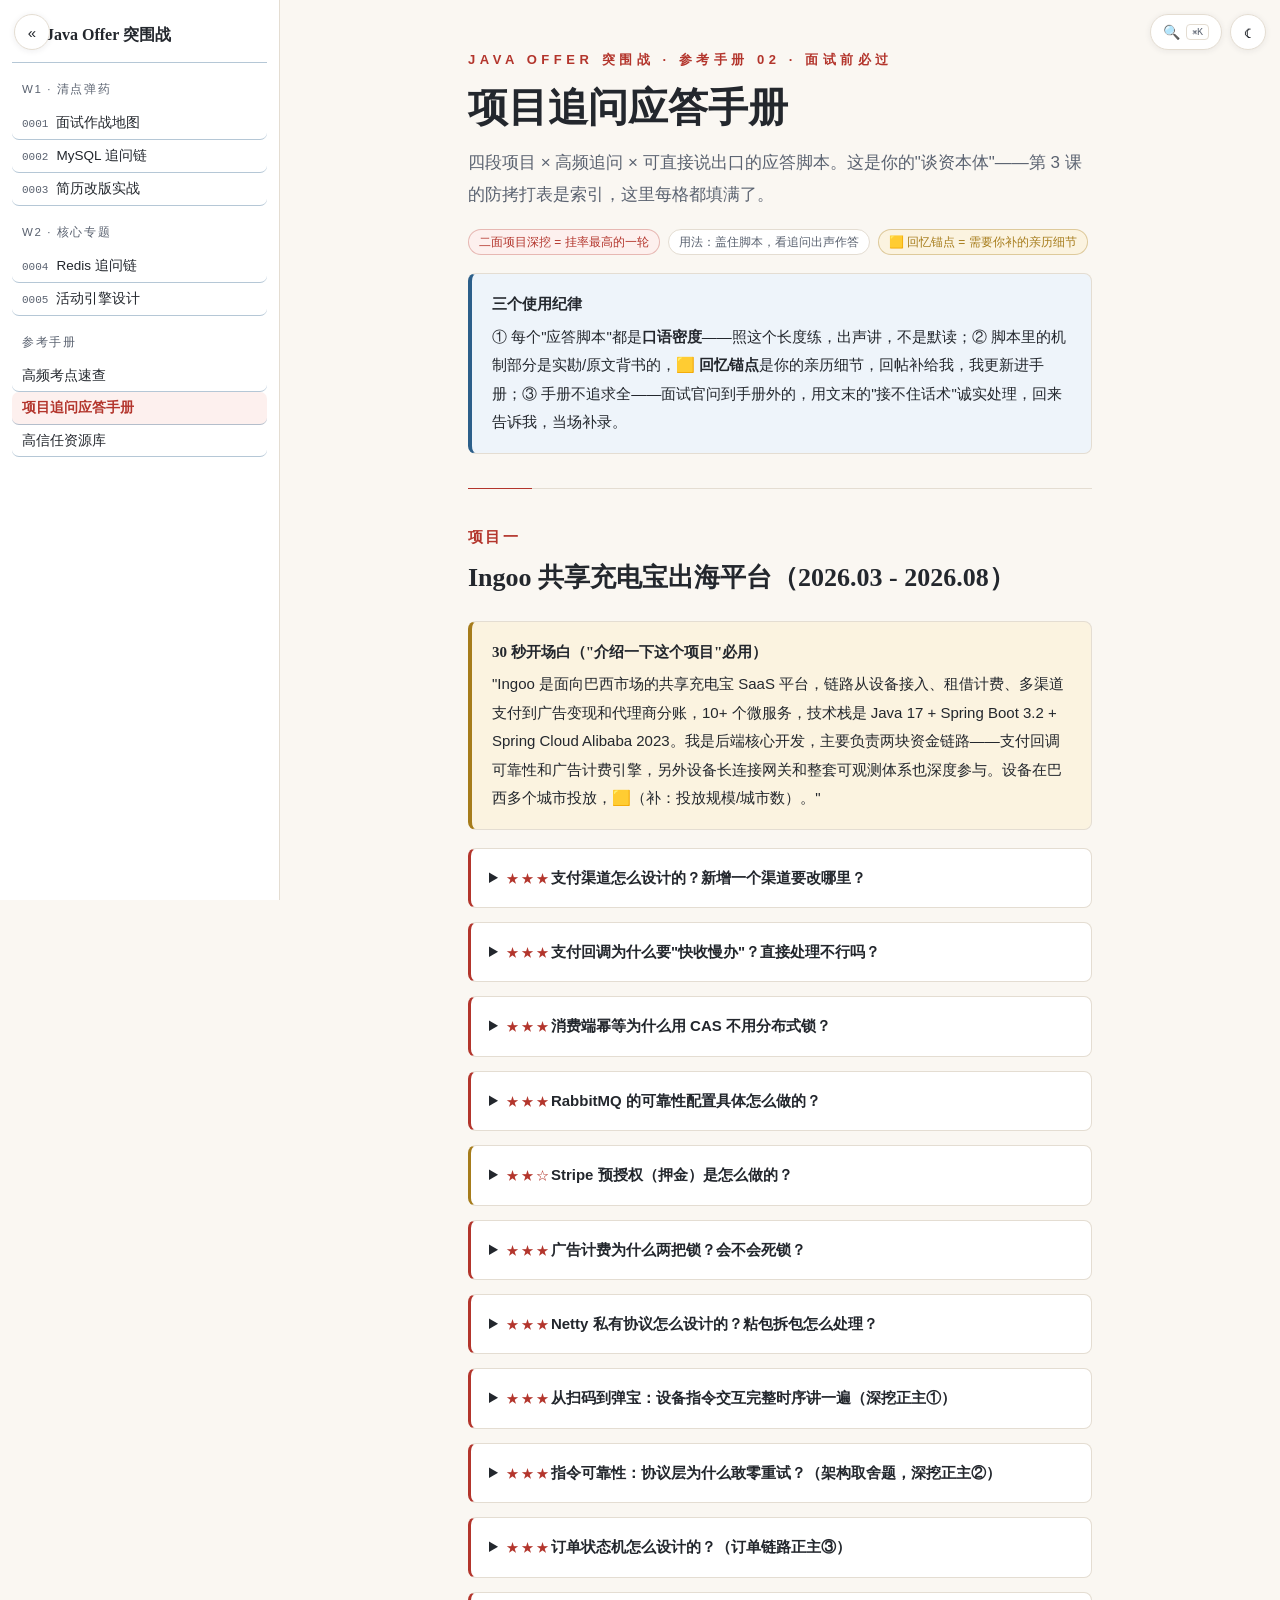
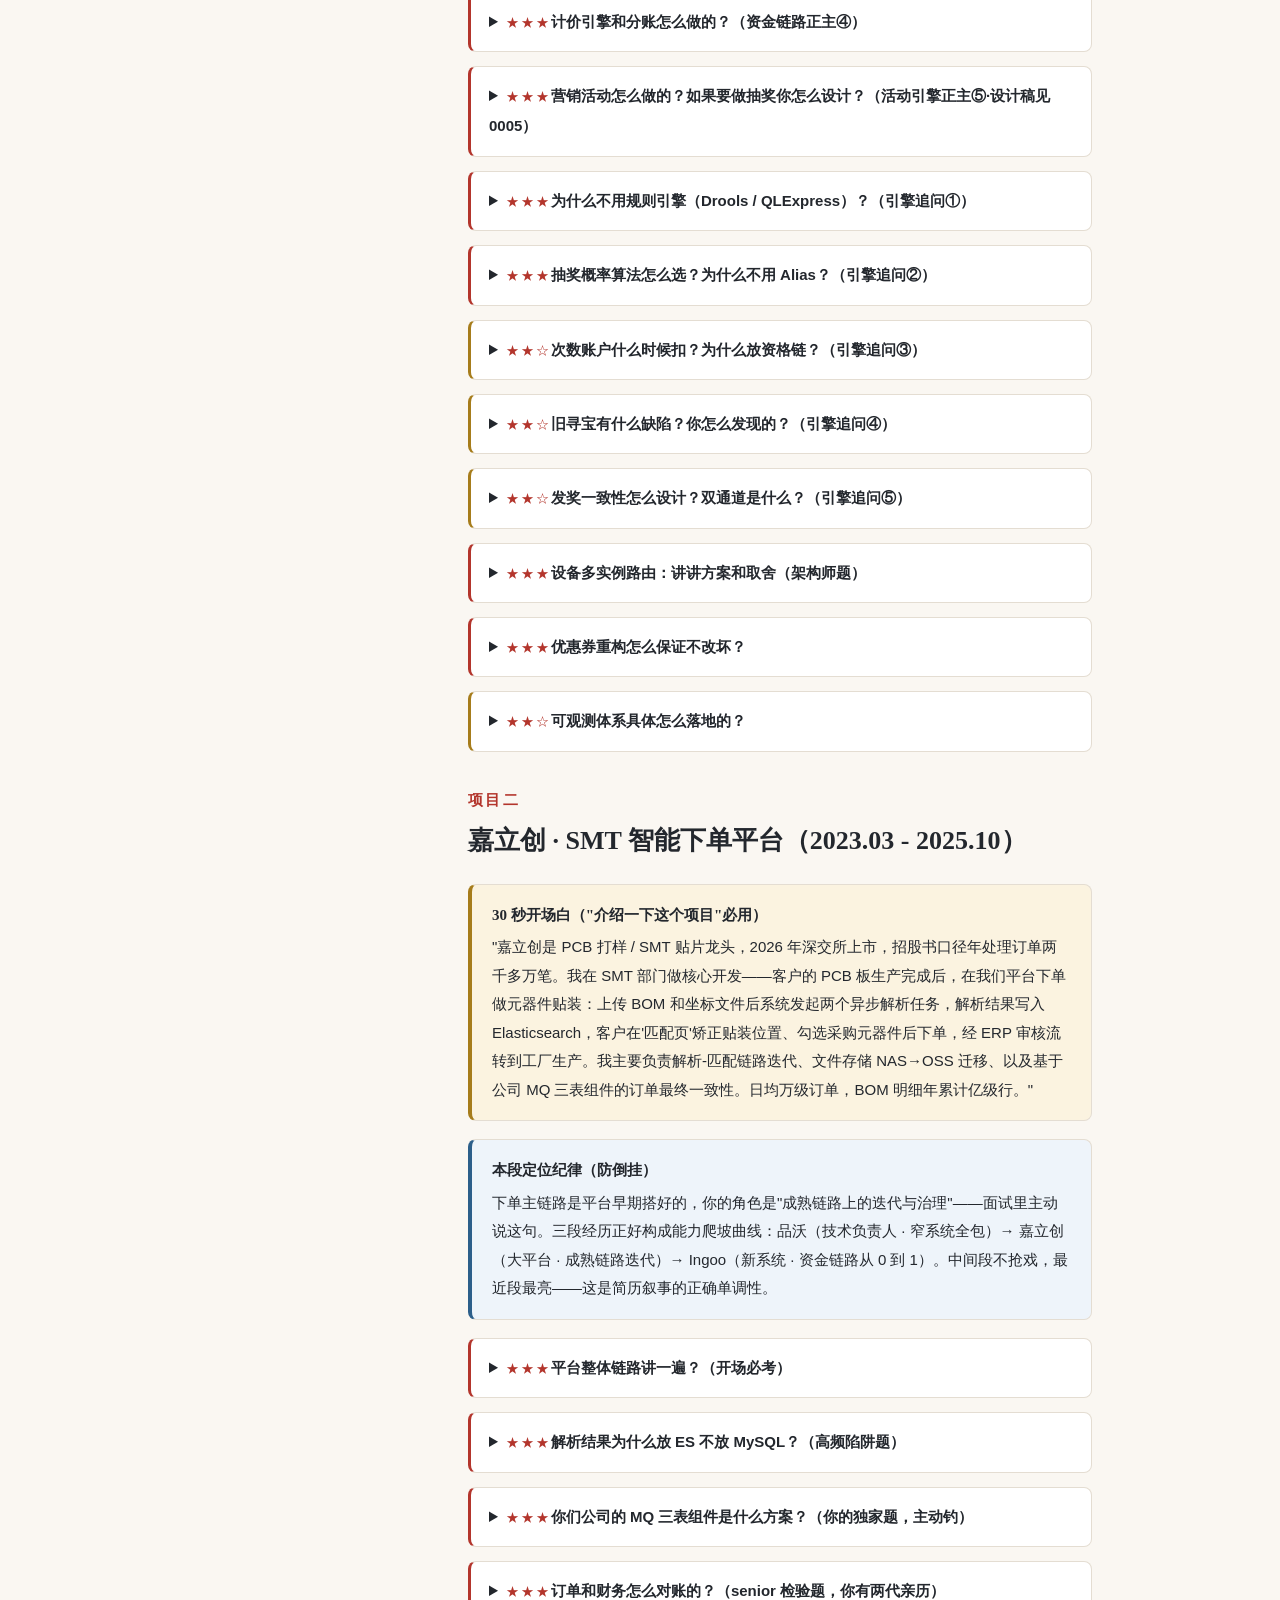
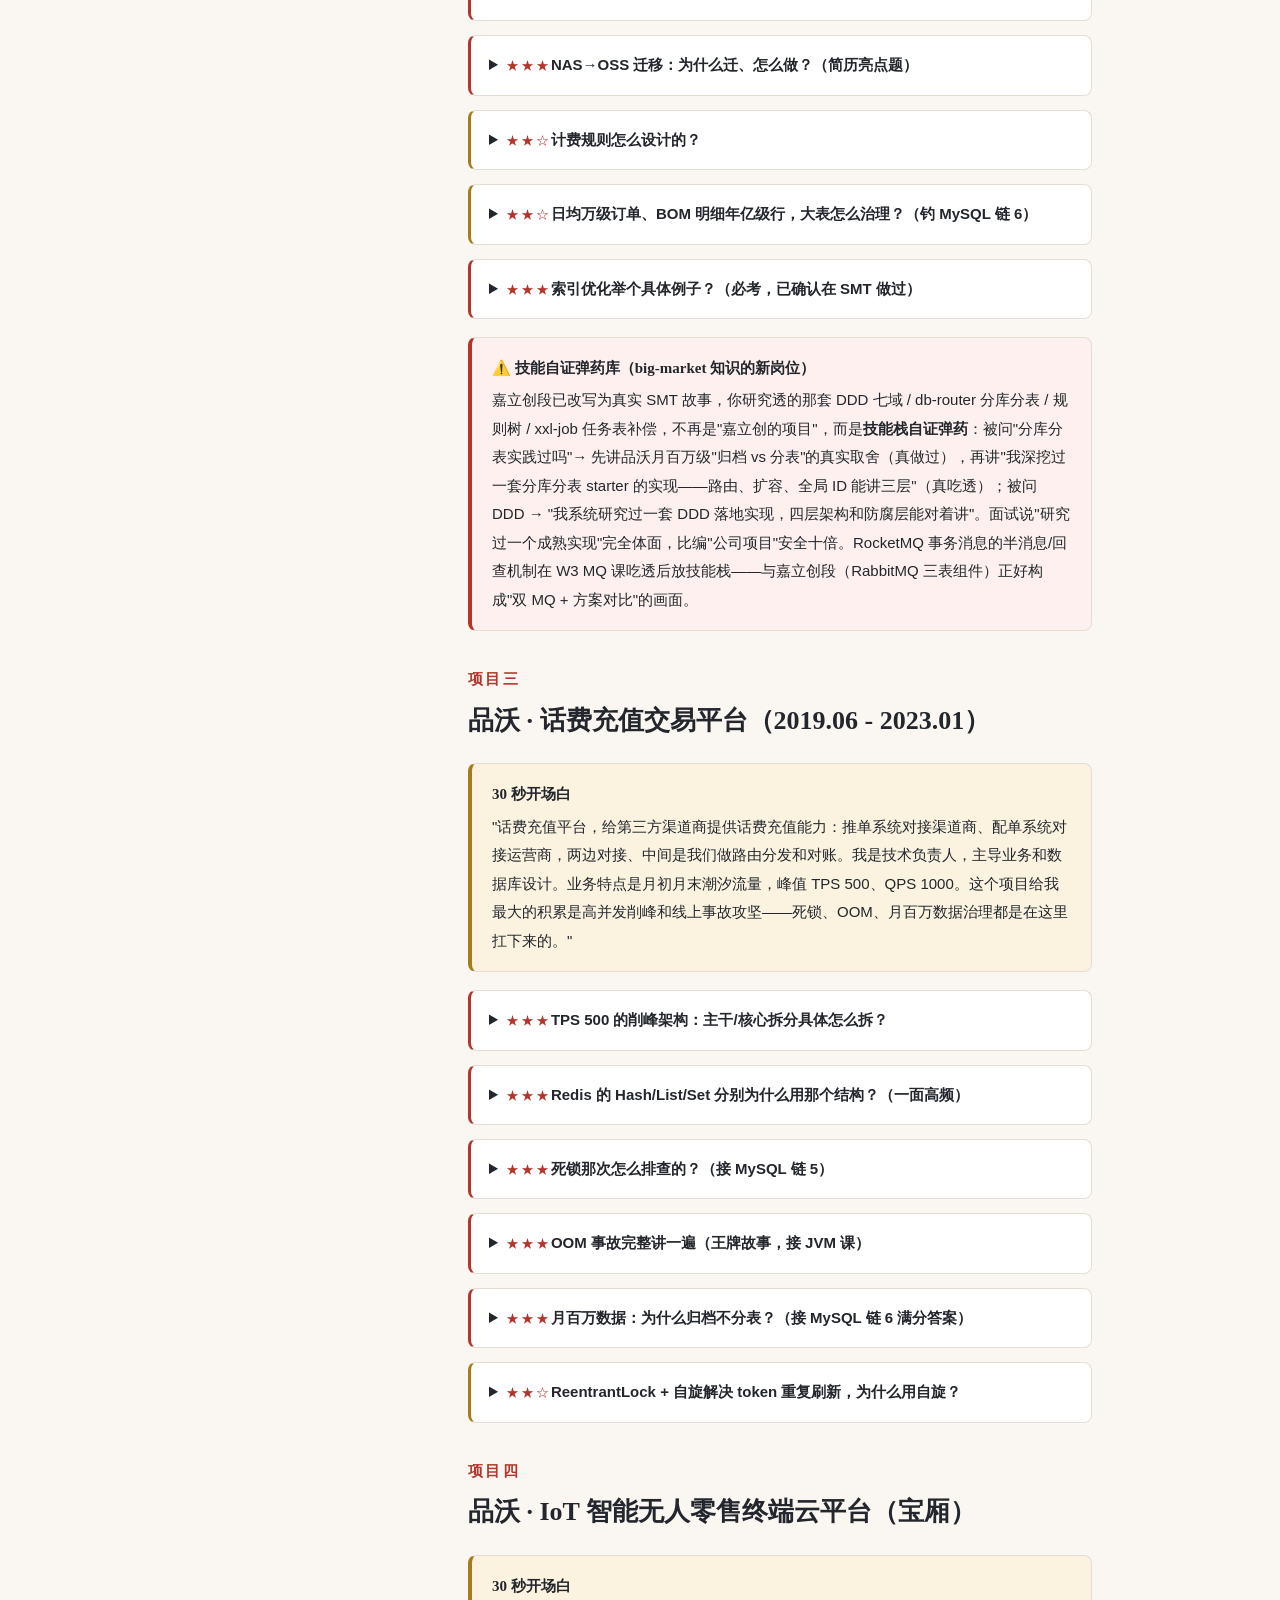
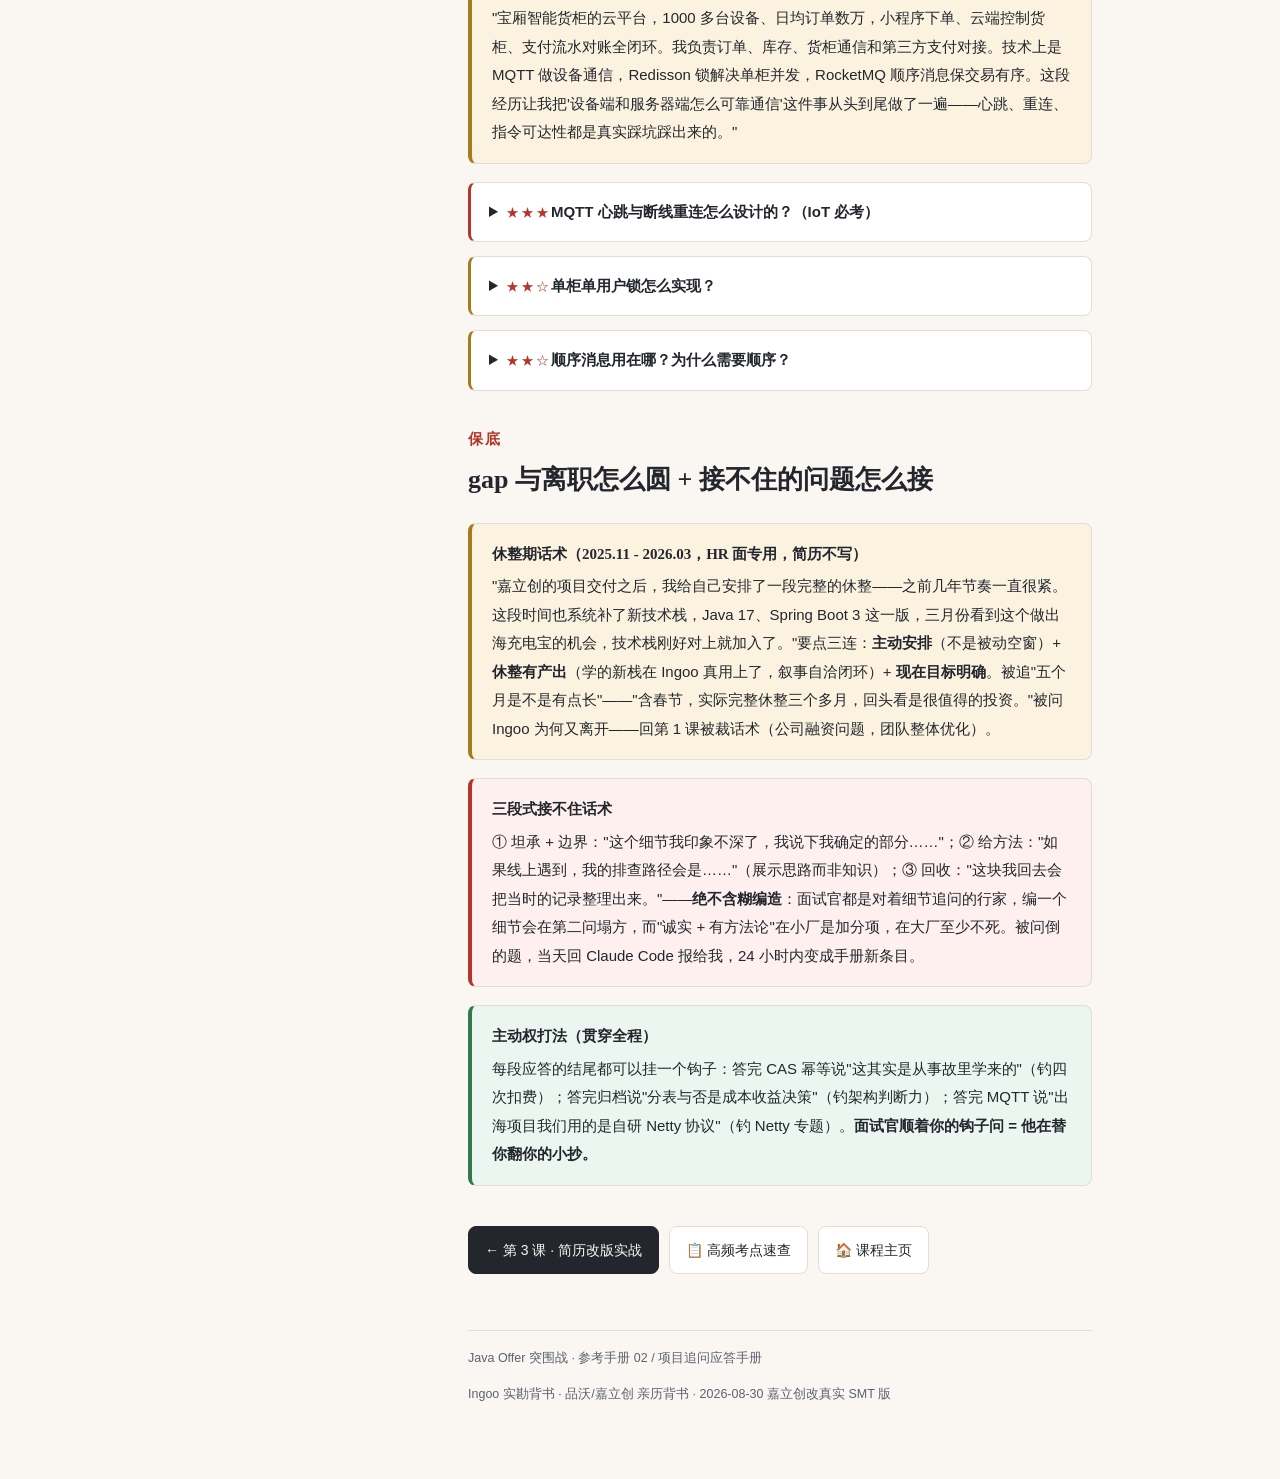
<file: reference/0002-project-question-bank.html>
<!DOCTYPE html>
<html lang="zh-CN">
<head>
<meta charset="UTF-8">
<meta name="viewport" content="width=device-width, initial-scale=1.0">
<title>参考手册 02 · 项目追问应答手册</title>
<link rel="icon" href="../assets/favicon.svg" type="image/svg+xml">
<link rel="stylesheet" href="../assets/style.css">
<script src="../assets/theme.js"></script>
<script src="../assets/nav.js"></script>
<style>
  .script { border-left: 3px solid var(--green); background: var(--green-soft); border-radius: 0 8px 8px 0; padding: 10px 14px; margin: 8px 0; font-size: 13.5px; line-height: 1.8; }
  .script b.say { color: var(--green); font-family: var(--mono); font-size: 11px; letter-spacing: .1em; display: block; margin-bottom: 4px; }
  .anchor { border-left: 3px solid var(--gold); background: var(--gold-soft); border-radius: 0 8px 8px 0; padding: 8px 14px; margin: 8px 0; font-size: 13px; }
  .anchor b { font-family: var(--mono); font-size: 11px; letter-spacing: .1em; display: block; color: var(--gold); }
</style>
</head>
<body>
<div class="page">

  <div class="kicker">Java Offer 突围战 · 参考手册 02 · 面试前必过</div>
  <h1>项目追问应答手册</h1>
  <p class="subtitle">四段项目 × 高频追问 × 可直接说出口的应答脚本。这是你的"谈资本体"——第 3 课的防拷打表是索引，这里每格都填满了。</p>
  <div class="meta-badges">
    <span class="badge red">二面项目深挖 = 挂率最高的一轮</span>
    <span class="badge">用法：盖住脚本，看追问出声作答</span>
    <span class="badge gold">🟨 回忆锚点 = 需要你补的亲历细节</span>
  </div>

  <div class="callout">
    <span class="ttl">三个使用纪律</span>
    ① 每个"应答脚本"都是<b>口语密度</b>——照这个长度练，出声讲，不是默读；② 脚本里的机制部分是实勘/原文背书的，<b>🟨 回忆锚点</b>是你的亲历细节，回帖补给我，我更新进手册；③ 手册不追求全——面试官问到手册外的，用文末的"接不住话术"诚实处理，回来告诉我，当场补录。
  </div>

  <hr class="rule">

  <!-- ==================== 一、Ingoo ==================== -->
  <section>
    <h2><span class="no">项目一</span>Ingoo 共享充电宝出海平台（2026.03 - 2026.08）</h2>

    <div class="callout gold">
      <span class="ttl">30 秒开场白（"介绍一下这个项目"必用）</span>
      "Ingoo 是面向巴西市场的共享充电宝 SaaS 平台，链路从设备接入、租借计费、多渠道支付到广告变现和代理商分账，10+ 个微服务，技术栈是 Java 17 + Spring Boot 3.2 + Spring Cloud Alibaba 2023。我是后端核心开发，主要负责两块资金链路——支付回调可靠性和广告计费引擎，另外设备长连接网关和整套可观测体系也深度参与。设备在巴西多个城市投放，🟨（补：投放规模/城市数）。"
    </div>

    <div class="qlist">

    <details class="q-item f3"><summary><span class="stars">★★★</span><span class="q-text">支付渠道怎么设计的？新增一个渠道要改哪里？</span></summary>
      <div class="script"><b class="say">应答脚本</b>策略模式。PayChannelStrategy 接口统一定义下单、查询、退款、回调验签这些标准动作，有 Stripe、Mercado Pago、Phiz、GlobalPay 加余额五个实现。关键是工厂的注册方式——Spring 构造器注入 List of PayChannelStrategy，自动把所有实现收集起来按 payType 建映射。所以新增渠道就是：写一个 @Component 实现类 + 渠道配置落库，主流程一行不改。而且这几个渠道差异非常大——Stripe 走官方 SDK，Mercado Pago 是我们自封装 HTTP 还要带生产签名头，Phiz 是 RSA 加 DES3，GlobalPay 是 HmacSHA256 加 RSA——连加密体系都不一样，必须用策略隔离，if-else 会把主流程搅成浆糊。费率和 webhook 地址也是配置化的，落在渠道配置表里，后台可调。</div>
      <p class="q-hook"><b>再追：构造器注入 List 自动注册是什么原理？</b>——Spring 的集合注入特性：一个构造器参数声明为 List&lt;PayChannelStrategy&gt;，容器会把该类型所有 bean 按顺序注入进来。这也是"面向接口编程 + IoC"落地的最典型例子。</p>
      <p class="q-hook"><b>再追：为什么不抽象成统一支付网关服务？</b>——我们 pay 模块就是纯 client 层，渠道封装在 power-bank-pay，业务编排在 portal，两层分离；再往上抽网关就过度设计了，渠道就四个。</p>
    </details>

    <details class="q-item f3"><summary><span class="stars">★★★</span><span class="q-text">支付回调为什么要"快收慢办"？直接处理不行吗？</span></summary>
      <div class="script"><b class="say">应答脚本</b>不行，因为 webhook 是第三方的重试语义——你不返回 200 它就重投。如果同步做完全部处理（落库、推进状态机、发通知、调下游），一个慢查询就能把处理拖过超时，渠道开始重发，重发又进来一单，系统从"处理一次"被推成"处理 N 次"。所以入口只做四件事：验签 → 落通知流水 → 投 MQ → 返回 200，状态推进全部异步消费。落通知流水这步还有个隐藏价值：第三方回调的原报文先固化成证据链，后面排查对账全靠它。</div>
      <p class="q-hook"><b>再追：MQ 挂了或消费失败怎么办？</b>——两层兜底：消费异常 nack 进死信队列，有独立的死信消费者加企微告警；另外有分钟级的主动对账 job，扫未终态订单直接去渠道查询接口补推进。通知流水表保证"哪怕消息丢了，证据还在"。</p>
    </details>

    <details class="q-item f3"><summary><span class="stars">★★★</span><span class="q-text">消费端幂等为什么用 CAS 不用分布式锁？</span></summary>
      <div class="script"><b class="say">应答脚本</b>先说前提：MQ 是 at-least-once 语义，重复投递不可避免，幂等必须业务侧兜底。我们的做法是状态机加条件更新：update 订单表 set status = SUCCESS where id = ? and status = WAIT——affected rows 等于 1 才继续做后续动作，等于 0 说明已被处理过，直接 ack 跳过。不用分布式锁有三个理由：第一，锁保护的是临界区，但这里真正要防的是"状态被迁移两次"，条件更新把并发控制直接下沉给数据库行锁，天然原子，一条 SQL 没有 third face；第二，锁自身有一堆边界——超时、续期、释放失败、Redis 主从切换丢锁，而条件更新没有这些状态；第三，状态机本身终态不回退，WAIT 只能到 SUCCESS 或 REFUND，重复消息来了 CAS 自然失败。一句话：锁是性能层的可选优化，DB 唯一约束和条件更新才是正确性层。</div>
      <p class="q-hook"><b>再追：那发短信、通知这类非状态副作用怎么防重？</b>——前置：只有 CAS 成功的事务才执行副作用，相当于副作用挂在状态迁移后面；对外通知本身带业务号，下游可去重。</p>
      <p class="q-hook"><b>再追：这段设计是不是从事故里学来的？</b>——是，这就是接"四次扣费"故事的钩子：历史上回调没有幂等，同一订单被处理多次造成重复扣费，修复方案就是这套"状态机 + 条件更新 + 防重"。（转王牌故事，见学习档案 0004）</p>
    </details>

    <details class="q-item f3"><summary><span class="stars">★★★</span><span class="q-text">RabbitMQ 的可靠性配置具体怎么做的？</span></summary>
      <div class="script"><b class="say">应答脚本</b>三段式。生产端：业务先落库、通知流水先行，再投递，消息丢了有流水兜底重发。Broker 侧：支付相关 10 条业务队列，统一配 24 小时消息 TTL——冷消息过期进死信，防止无限堆积；每条队列都绑统一死信交换机；持久化。消费端：手动 ACK，业务真正成功才 ack；异常 nack 且不重回原队列，直接进 DLQ——防止毒消息在原队列打转；消费容器并发 3 到 5、prefetch 5。prefetch 是未 ack 消息的上限，设太大消费者内存会被打爆，设太小吞吐起不来，我们回调处理是百毫秒级，5 是实测的平衡点。最后是闭环：每个消费者埋 Micrometer 指标——成功率、失败原因分布、回调处理延迟 Timer，死信量超标直接企微告警。</div>
      <p class="q-hook"><b>再追：消息积压怎么处理？</b>——先定位消费慢在哪（指标看延迟分布），常规三板斧：扩消费者实例、临时上批量消费、跳过可补偿的消息先落库后处理；死信队列里的消息按类型重放。</p>
    </details>

    <details class="q-item f2"><summary><span class="stars">★★☆</span><span class="q-text">Stripe 预授权（押金）是怎么做的？</span></summary>
      <div class="script"><b class="say">应答脚本</b>充电宝场景要押金，用的是 Stripe 两段式：先 auth 冻结金额（资金可用但未扣），租借结束后按实际消费 capture 扣款，差额释放。回调上监听 amount_capturable_updated 事件触发 capture；review、dispute 争议事件单独处理。这个模式的价值是把"扣多少"的决策推迟到服务完成时，用户不会因为预估额度被多扣。</div>
    </details>

    <details class="q-item f3"><summary><span class="stars">★★★</span><span class="q-text">广告计费为什么两把锁？会不会死锁？</span></summary>
      <div class="script"><b class="say">应答脚本</b>两把锁粒度不同。FOR UPDATE 行锁锁的是广告主的资金行，保证同一广告主的扣款串行、余额是当前读；Redisson 锁（key 粒度到广告主、60 秒）锁的是计费任务本身——多实例部署下定时任务防重入。死锁的前提是"交叉持锁形成环路"，这里两把锁的 key 都是单一维度固定顺序获取，不存在 A 持 1 等 2、B 持 2 等 1 的交叉，所以不会成环。任务设计是三级：每天 00:20 日结出账单、每月 1 号 00:30 月度对账（错峰避开零点高峰）、每小时资金扫描做实时防超支——实时费用之和超过钱包加授信余量就自动暂停全部投放并发短信，充值后每小时检查自动恢复。扣费失败还有失败账单顺序补扣，付清即停。授信低于阈值 40% 预警短信，24 小时去重防轰炸。</div>
      <p class="q-hook"><b>再追：为什么日结在 00:20 不在 0 点？</b>——错峰：0 点是业务日切和归档任务的高峰，延后 20 分钟把资源让出来。小细节但面试官爱听。</p>
      <p class="q-hook"><b>再追：先扣钱包还是先扣授信？</b>——先钱包后授信：钱包是真金白银，授信是平台垫资有坏账风险，消耗顺序影响平台风险敞口。</p>
    </details>

    <details class="q-item f3"><summary><span class="stars">★★★</span><span class="q-text">Netty 私有协议怎么设计的？粘包拆包怎么处理？</span></summary>
      <div class="script"><b class="say">应答脚本</b>这个协议上下行是不对称的——上行（设备→服务端）是 JSON 文本 + \n 换行符切帧，解码用 DelimiterBasedFrameDecoder，帧上限 8192，超长帧抛 TooLongFrameException 直接断连；下行（服务端→设备）是 %06d 六位十进制长度前缀 + JSON + \r 帧尾，定长头让设备侧可以流式解析。同一套协议双向切帧方式不一样，这是真实供应商协议的常态——做协议适配不能想当然。报文字段是单字母 key 的 JSON（R 指令码、D 设备号、G 流水号、L 电池列表，电池项带编码/插槽/电量/故障位——供应商协议的故障位语义还和业务相反，做了两层翻转适配）。连接管理用 IdleStateHandler 读空闲 180 秒判离线；TCP 断开的 channelInactive 里清三张双向映射表、删 Redis 缓存、发断连 MQ，而且要比对 clientId，防止旧连接断开误删新连接的映射。指令按 R 字段分派：心跳三态（长心跳带全量信息、短心跳只续 Redis、强制心跳）、租借回执、归还上报、检修、日志。SO_BACKLOG 1024、SO_KEEPALIVE、读写缓冲各 10KB；重业务全部丢线程池异步，不让 Netty EventLoop 被 DB 和 MQ 阻塞。</div>
      <p class="q-hook"><b>再追：为什么心跳分长短两种？</b>——设备走 SIM 卡流量，短心跳只续 Redis 不刷全量内存缓存，专为省流量；服务端还能通过心跳应答的字段下发"3 短 1 长"的心跳节奏控制。</p>
      <p class="q-hook"><b>再追：为什么不用 MQTT 要自研协议？</b>——这是硬件厂商侧定的协议，我们做的是接入适配；但正因为经历过私有协议的解析，MQTT 那套（我在上一个 IoT 项目用过）的定界、心跳、QoS 我都能对着讲。</p>
    </details>

    <details class="q-item f3"><summary><span class="stars">★★★</span><span class="q-text">从扫码到弹宝：设备指令交互完整时序讲一遍（深挖正主①）</span></summary>
      <div class="script"><b class="say">应答脚本</b>八步：①用户扫柜身码，portal 查库解析设备；②下单前 Feign 调 drive 读机柜内存实时态，校验可借数和电量阈值——查不到设备时跳过拦截，宁可漏拦不可误杀；③事务内校验押金/预授权 → 创建订单，同时设备级分布式锁下 CAS 占用孔位（update dms_bank set is_rent=true where id=? and is_rent != true），并锁定优惠券；④事务提交后异步弹宝——先落单后弹宝，创建和弹宝解耦，弹宝失败走补偿而不是回滚事务；⑤drive 内存再校验、选宝（故障位 + 电量过滤），把选中的宝<b>提前移出内存缓存防重复租借</b>，生成雪花 flowId 随报文下发；⑥HTTP 同步返回 flowId——此刻弹宝还没发生，flowId 只证明"指令已写进 socket"；⑦设备弹宝后回执：结果码 + 原样回传 flowId + 剩余电池列表，drive 用 flowId 取回借出电量快照、重算可借可还数，发 MQ；⑧业务侧用 bankNo+deviceNo+channel+driveFlowId 四元组定位订单，CAS 置已租借。整体是"半异步 + 流水号回扫"——没有 Future 同步等待，同步语义只到"指令进 socket"，结果全走 MQ。</div>
      <p class="q-hook"><b>再追：为什么不做成同步等弹宝结果？</b>——弹宝是物理动作，秒级且可能不回执；同步等待会把 HTTP 线程和设备故障耦合。flowId + MQ 把"发指令"和"收事实"解耦，设备回不回执都有兜底（接可靠性题）。</p>
      <p class="q-hook"><b>再追：怎么防两单租到同一颗宝？</b>——三层：发送前内存移出缓存；DB 占用 CAS；分配服务设备级锁 + 独立事务 + 3 次重试，且 5 分钟内有未归还订单的宝直接跳过。</p>
    </details>

    <details class="q-item f3"><summary><span class="stars">★★★</span><span class="q-text">指令可靠性：协议层为什么敢零重试？（架构取舍题，深挖正主②）</span></summary>
      <div class="script"><b class="say">应答脚本</b>我们在协议层没有任何超时重试——writeAndFlush 是 fire-and-forget，失败只记指标返回错误码。敢这么做的底气是可靠性全部上移到业务层三重兜底：第一，同宝补偿——某颗宝被下一单分配到时，反推上一笔"未完成未归还超 30 分钟"的订单异常（用户掉了宝但系统不知道，宝现在又出现在柜里可借），用售后状态条件 UPDATE 做抢占式 CAS 防并发重复补偿，异步 0 元完成加全额退押金，失败进人工；第二，归还对账 job 每 3 分钟扫未归还订单，按库里宝的当前归属反推归还，伪造一条设备变更消息走同一个 MQ 处理入口；第三，订单过期 job 每 5 分钟按计价快照重算，押金耗尽自动封顶结算。所有入口的幂等不用分布式锁，全部数据库条件更新——影响行数为 0 就是重复消息直接跳过。掉宝的自动发现不靠用户投诉，靠"同一个宝被下一个人借走"这个事件反推——以物为锚的补偿设计。</div>
      <p class="q-hook"><b>再追：为什么不在协议层重试？</b>——弹宝指令重试可能双弹宝，物理副作用不可收回；"没收到回执"无法区分是没弹还是弹了没回，幂等收口必须在业务真相源做——协议层重试是伪安全。</p>
      <p class="q-hook"><b>再追：这套思路能举一反三吗？</b>——支付回调同理：webhook 丢了对账 job 主动查渠道，MQ 丢了有通知流水表——可靠投递、幂等消费、兜底对账三层分离，我在三个项目里见过三种落地。</p>
    </details>

    <details class="q-item f3"><summary><span class="stars">★★★</span><span class="q-text">订单状态机怎么设计的？（订单链路正主③）</span></summary>
      <div class="script"><b class="say">应答脚本</b>三套状态机分离。订单主状态是"是否已支付 × 设备结果"的二维正交设计——十位表支付、个位表弹宝/归还结果，六个状态，初始态是"已支付未归还"；押金一套独立状态机（预授权/冻结/退还中/已退还/退还失败），分账一套（未结算/渠道已结算/代理商已结算/商户已结算）。"完成"不用状态表达，是独立布尔列 is_finish，完成入口用条件更新 where is_finish != 1 做乐观并发闸门——设备上报归还、定时 job 兜底、用户查询触发三条路同时到达时，只有一个能推进订单，天然幂等。归还检测四条来源（设备通知/用户查询/Job 对账/心跳对账）全部收敛到同一个 MQ 处理入口，条件 UPDATE 置归还标志防重；计费时间优先用机器上报的租还时间，但要做时钟漂移校验——租还偏差必须一致且时间序合法，不过关回退服务器时间。没有引入状态机框架，纯枚举 + 条件 UPDATE，够用且每一步迁移都能被 SQL 层面审计。</div>
      <p class="q-hook"><b>再追：为什么二维正交不用线性状态流水？</b>——支付维度和履约维度独立演进：弹宝失败可能发生在已支付/未支付两种基数上，二维组合六个状态比线性枚举更省，迁移条件更清晰，加维度不用重排状态表。</p>
      <p class="q-hook"><b>再追：跨网点归还怎么算？</b>——归还消息带当前柜号，订单回填归还网点/商户，按归还地分润——充电宝"异地还"是业务常态，这是和共享单车同构的设计点。</p>
    </details>

    <details class="q-item f3"><summary><span class="stars">★★★</span><span class="q-text">计价引擎和分账怎么做的？（资金链路正主④）</span></summary>
      <div class="script"><b class="say">应答脚本</b>计价是"纯函数 + 快照"。费率配置（押金/免费时长/计费单位/日封顶/阶梯价/时段价）按商户维度存库，下单时把费率序列化成 JSON 快照进订单支付表——商户事后改价不影响存量订单。计价函数无 DB 依赖可单测：普通模式按自然日切分逐天计费、单日封顶；时段模式秒级累加、跨段边界 30 秒豁免；优惠券三种策略（免费分钟/金额/满减）独立计算器，退款累计满额自动恢复券。分账是"分润即记账、结算即入账"两阶段：订单完成立刻算清平台/代理商/商户三方金额写收益明细（未结算态），但钱不进账——等渠道真结算回调后，代理商收益进 Redisson 延迟队列按 T+n 天到期入账，商户再晚一档；中间发生退款就把明细置失效拦截入账。金额全部向下取整四位小数防超分。两个资金安全设计：已过渠道分账的订单禁止在线退款走人工；信用卡扣款成功前订单永远不许完成——那个 return 就是资金闸门。</div>
      <p class="q-hook"><b>再追：结算为什么要延迟 T+n？</b>——渠道结算是 T+1 起的真实资金到账，提前给代理商入账就是平台垫资；延迟队列的天数就是账期配置。</p>
      <p class="q-hook"><b>再追：双支付模型怎么分流？</b>——一个 preAuthNo 字段：有值走信用卡预授权 capture（归还后精确扣消费额、自动释放剩余授权）；无值走余额先冻结、归还后多退少补。</p>
    </details>

    <details class="q-item f3"><summary><span class="stars">★★★</span><span class="q-text">营销活动怎么做的？如果要做抽奖你怎么设计？（活动引擎正主⑤·设计稿见 0005）</span></summary>
      <div class="script"><b class="say">应答脚本</b>我们有一套 LBS 寻宝活动体系：Redis GEO 存宝箱点位、宝箱分等级、四类开箱任务（到店打卡/拍照打卡/邀请好友/每日签到），奖励发优惠券或实物大奖碎片合成，商家 H5 核销、大奖要 CPF 实名。防作弊四层：服务端 Haversine 距离校验不信前端坐标、时间窗 + nonce + HMAC 防重放、失败次数风控封禁、每日限额加点位冷却。但营销能力其实是两套并存——发券一套、寻宝一套，抽奖只有枚举和策略壳，是预留扩展位。所以我把统一活动引擎的设计做完了，抽奖内核和决策算法库做了代码级验证：核心抽象是五维公式——任何营销活动都是 触发×任务×决策×权益×约束 的组合，对应五节点管线：资格责任链 → 任务进度 → 决策 → 规则树 → 统一发奖中心。存量不重写：发奖中心的券 Issuer 委托现有券域（锁券核销那套生命周期不动），寻宝是把旧代码散在六个 Service 里的概念显式化归位，顺手修了六个旧病。抽奖决策用加权区间查表，稀有掉落用 PRD 伪随机保底，每个算法都过了分布统计测试。</div>
      <p class="q-hook"><b>再追：规则树比 if-else 好在哪？</b>——营销规则频繁变（活动期加黑名单、渠道加权重），树结构把规则装配做成配置，主流程不动；if-else 每加一条规则回归测试全量重跑。</p>
      <p class="q-hook"><b>再追：库存超卖怎么防？</b>——DB 原子扣减（update stock=stock-1 where stock&gt;0）是正确性层，Redis 预扣是性能层，扣减成功发放失败进补偿队列回滚库存——又是性能层/正确性层分层。</p>
      <p class="q-hook"><span class="you">设计稿全文在 lessons/0005（九章）；代码切片 code/activity-engine/（算法日完成后挂 GitHub）。追问链就往下五题。</span></p>
    </details>

    <details class="q-item f3"><summary><span class="stars">★★★</span><span class="q-text">为什么不用规则引擎（Drools / QLExpress）？（引擎追问①）</span></summary>
      <div class="script"><b class="say">应答脚本</b>规则引擎解决的是"规则频繁变、且要开放给非研发配置"的问题。我们的约束不一样：团队五个人，规则变化是活动级的——每周几个活动，运营提需求、研发配置是常态。规则引擎的运维成本——表达式调试、性能开销、学习曲线——和这个团队规模不匹配。我的选择是策略插件：Java 接口加 Spring 集合注入自动注册，新玩法就是新实现类，类型安全、可单测、调用栈可追溯。什么时候该上规则引擎？规则要开放给运营或商家自助配置，或者规则数量到几百上千条且逻辑同质——到那天，策略接口就是迁移的接缝。设计取舍看的是约束，不是技术热度。</div>
      <p class="q-hook"><b>再追：策略插件和规则引擎的本质区别？</b>——规则引擎把逻辑外置成数据（表达式/规则文件），策略插件把逻辑留在类型系统里。前者换灵活性牺牲可调试性，后者相反。团队规模小、规则变更频率低时，类型系统的可调试性值钱。</p>
    </details>

    <details class="q-item f3"><summary><span class="stars">★★★</span><span class="q-text">抽奖概率算法怎么选？为什么不用 Alias？（引擎追问②）</span></summary>
      <div class="script"><b class="say">应答脚本</b>按池规模分档：奖品少直接线性扫描 O(n) 就够；常规做法——也是我们的——是装配期把权重按百万分比展开成区间表，小池用数组直查 O(1)、下标即随机数，大池换 CDF 二分 O(logN)。Alias 方法我知道：采样严格 O(1) 且内存 O(N)，但它构建要 O(N)，而且<b>概率一变就得全量重建 Prob 和 Alias 两张表</b>——营销抽奖的库存是实时消耗的，库存空了要区间置空加剩余权重归一化，区间表改个边界就行，Alias 得整体重排。所以 Alias 适合概率静态的游戏卡池，不适合库存驱动的营销抽奖。另外稀有奖品掉落我上了 PRD 伪随机保底：P(N)=C×N，N 是距上次中奖的尝试次数，期望和真随机相同但方差收窄，消灭欧皇连中和酋长连空；N 到 ⌈1/C⌉ 时概率到 1 必中，硬保底是软保底的自然推论。C 值由标称概率二分反解，工程上预计算成表。所有算法都过了分布统计测试：十万次采样，实际分布对配置分布误差在容差内；PRD 加断最大连空次数不超过保底。</div>
      <p class="q-hook"><b>再追：随机数有什么坑？</b>——一次决策只许生成一个随机数，循环内重复生成会破坏概率分布；权重和必须校验（我们要求整池百万分比和等于 1,000,000，"谢谢参与"作为一个奖项补足）；概率全部整数化，不碰浮点。</p>
      <p class="q-hook"><b>再追：PRD 的 N 存哪？</b>——任务进度账户表，userId×活动×奖品行级记录，和连签、集碎片共用同一张进度表——五维模型内部自洽。</p>
    </details>

    <details class="q-item f2"><summary><span class="stars">★★☆</span><span class="q-text">次数账户什么时候扣？为什么放资格链？（引擎追问③）</span></summary>
      <div class="script"><b class="say">应答脚本</b>参与即扣——次数买的是参与权不是中奖权。这是业内的双维度标准：参与次数（每人每天几次、活动内共几次）和中奖上限（每人限中几次）是两个独立配置项，前者在资格链扣减，后者在规则树中奖侧校验。未中奖不退次数，但写参与流水——审计、风控分析、运营漏斗都靠它；抽中了但库存扣失败，不退次数，走兜底奖兜体验。放资格链且压尾的原因：资格链按成本升序排，前面全是 Redis 读，次数扣减是唯一的 DB 写——写压尾保证被前置节点拒绝的请求不产生任何写副作用。参考系里 big-market 把次数锁放在规则树，我把它挪到了资格链——"有没有资格玩"和"抽中了能不能给"是两层语义，不该混在一个节点里。</div>
      <p class="q-hook"><b>再追：消耗型次数从哪来？</b>——任务进度的反向用法：邀请好友、下单完成任务达成后给次数账户充值，资格链扣、任务节点充，账户闭环。</p>
    </details>

    <details class="q-item f2"><summary><span class="stars">★★☆</span><span class="q-text">旧寻宝有什么缺陷？你怎么发现的？（引擎追问④）</span></summary>
      <div class="script"><b class="say">应答脚本</b>我把六个 Service 一千七百行全部实读了一遍做审计，十四项缺陷分三档。归位即修六项：活动状态机双轨——发布时算一份存库、领取时又惰性算一份；宝箱没有过期任务，过期了只能等开箱时拦截；GEO 缓存只在发布时重建，商家改了坐标用户看到幽灵点位；全链路零事件外发，下游通知和数据看板接不进来；活动配置寄生在短信参数配置表里，每次请求查库；每日边界用 JVM 默认时区——巴西业务，服务器要是 UTC 就错三个小时。有意思的是这六项我在优惠券重构里全部用正确姿势做过一遍，所以重构动机特别真实。已知问题六项不承诺修、只给演进方向——最典型的是锁粒度：分布式锁锁的是用户×宝箱，但重复打卡限制按用户×点位校验，同一用户对同一点位的不同宝箱并发打卡时锁不互斥，理论上能双过计数校验。这个不是读代码读出来的，是推校验维度时发现的——两个维度对不上，隐患就浮出来了。演进方向：风控加 IP 和设备指纹维度、参与漏斗埋点回流、CPF 对接巴西验证服务商。</div>
      <p class="q-hook"><b>再追：为什么缺陷要分档不一次修完？</b>——设计稿的承诺边界就是工程排期的诚实边界：归位即修的六项是引擎机制天然覆盖的，不需要额外工作量；2.0 新增的两项有算法切片背书；剩下的说"我知道边界在哪，上线后按运营数据排期"——这比"我全都能修"可信。</p>
    </details>

    <details class="q-item f2"><summary><span class="stars">★★☆</span><span class="q-text">发奖一致性怎么设计？双通道是什么？（引擎追问⑤）</span></summary>
      <div class="script"><b class="say">应答脚本</b>决策节点自己声明需要的一致性通道。必中、加权、PRD 这些常规玩法走同步事务通道：库存条件更新、发奖流水、账户扣减放一个事务，异常整体回滚。先到先得类——秒杀这种——走异步通道：Redis Lua 预减库存扛洪峰，MQ 异步落库，DB 条件更新兜底。两条通道的共同最终防线都是 DB 条件更新，Redis 只做削峰不做正确性依据——这是我们优惠券重构时就定下的纪律，引擎只是把它泛化成契约。幂等统一一个唯一键：activityId 加 userId 加 bizKey——MQ 重投、客户端重试、事件重放全被这一个索引挡住。补偿三段：同事务回滚解决"扣了库存没写成流水"；MQ 通知失败走本地消息表重投；超时未使用的权益定时释放。另外有定时对账任务重算发放计数和流水，差异告警。</div>
      <p class="q-hook"><b>再追：为什么不让所有玩法都走异步通道？</b>——日均万级的寻宝和抽奖走异步，等于让简单场景背"Redis 与 DB 一致性窗口加对账补偿"的复杂度，简单问题复杂化。一致性方案按量级路由，这本身就是设计决策。</p>
    </details>

    <details class="q-item f3"><summary><span class="stars">★★★</span><span class="q-text">设备多实例路由：讲讲方案和取舍（架构师题）</span></summary>
      <div class="script"><b class="say">应答脚本</b>背景：设备长连接保存在实例本地内存，HTTP 请求经过负载均衡可能打到没持有该设备连接的实例，就报 1001 找不到设备、1003 设备已断开——其实设备在线，只是"请求和连接不在一台机器上"。约束很硬：不能上 MQ 做主链路、调用方要同步拿到指令结果比如 flowId、所有实例配置统一来自 Nacos 没法按实例差异化配置。评估了三个方案：MQ 广播——每个实例都收到、非持有者忽略，能跑但广播放大严重，而且本质上退化成了自制的分布式 RPC，否决；Redis Stream 抢占——抢占语义和"同步等结果"不匹配，也否决；最终选：统一入口地址 + Redis 记录设备归属路由（key 按渠道加设备号）+ 持有连接的实例间 HTTP 内转，保留 Controller 同步语义。落地节奏是一期先把设备状态做 Redis 共享缓存（心跳续期 TTL），内转在推进中。这个项目给我最大的训练是：路由问题本质是"本地状态"和"全局请求"的错配，解法要么状态上移（Redis）、要么请求转发（内转）。</div>
      <p class="q-hook"><b>再追：为什么否决 MQ 广播，展开讲？</b>——广播方案每条指令全实例接收，99% 的消息是无效的；而且要处理"谁回复结果"，就变成请求-应答模式叠在发布-订阅上，等于自己造了一层 RPC，复杂度失控。方案文档里有完整的对比矩阵（Drive 多实例方案.md）。</p>
    </details>

    <details class="q-item f3"><summary><span class="stars">★★★</span><span class="q-text">优惠券重构怎么保证不改坏？</span></summary>
      <div class="script"><b class="say">应答脚本</b>渐进式六步：第一步先写特征测试锁定旧行为——不改任何逻辑，把老系统的对外表现用测试固化下来；第二步增量 DDL，而且是三件套：升级、校验、回滚 SQL 成对提交；第三步新代码兼容读旧数据；第四步新写入切新结构；第五步历史数据回填；第六步停旧写。并发边界全部收在数据库——幂等键用 DB 唯一约束，状态流转用条件更新，Redis 只做削峰不做正确性。原因是 Redis 的锁和 Lua 都有失效场景（主从切换、过期），DB 唯一键才是最终防线；性能不够再用缓存削，正确性永远不能押在缓存上。整个重构 30-40 人天，22 项定向验证通过，线上还配了补偿任务：每分钟批量处理过期券和超时锁，每 10 分钟做活动计数器对账，多实例下用 Redisson tryLock 选主防重。</div>
      <p class="q-hook"><b>再追：为什么先写测试再动手？</b>——重构最大的风险是"顺手改了行为"。特征测试的价值是先拍一张"现状快照"，之后任何一步行为漂移立刻红灯。这是《重构》里"先补测试再动手"的落地，不是我发明的。</p>
    </details>

    <details class="q-item f2"><summary><span class="stars">★★☆</span><span class="q-text">可观测体系具体怎么落地的？</span></summary>
      <div class="script"><b class="say">应答脚本</b>从 0 到 1 搭的：指标用 Micrometer + Prometheus，展示 Grafana，告警 Alertmanager，日志 ELK，链路 Tempo 加 SkyWalking 双轨。两个自研点：一是告警桥接服务——Alertmanager webhook 打到我们的 monitor 服务，做 token 鉴权、告警分级（critical 才 @人），然后自动拼装三个跳转链接：Grafana 面板、Kibana Discover（带查询条件）、Tempo trace——值班的人点一下就从告警钻到现场，不用手工拼查询；二是业务指标埋点，支付域自定义了创建量、回调成功率、回调延迟、死信量这些指标，出问题先看大盘再下钻。设计原则是"监控不是装出来的，是设计出来的"——指标跟着故障预案走，每个告警都要能回答"收到它我做什么动作"。</div>
      <p class="q-hook"><b>再追：告警风暴怎么治？</b>——分级 + 去重 + 静默窗口：低级别告警聚合日报，critical 才实时 @人；同类告警窗口期去重。</p>
      <p class="q-hook"><b>再追：为什么 Prometheus 是 pull 不是 push？</b>——pull 让采集端掌握节奏：目标挂了 target 的 up 指标立刻变 0，采集本身就是健康检查；Prometheus 无状态易扩；短生命周期任务用 pushgateway 补位。push 要在每个目标侧配推送地址，网段/防火墙问题多，且目标挂了是"收不到数据"而非"发现它挂了"。</p>
      <p class="q-hook"><b>再追：P95 怎么算？histogram 和 summary 区别？</b>——histogram 分桶累计，服务端 PromQL 聚合：<code>histogram_quantile(0.95, rate(http_server_requests_seconds_bucket[5m]))</code>，多实例可加总；summary 在客户端算好分位数、多实例无法聚合——所以监控选 histogram，summary 只用于单实例无法二次聚合的场景。</p>
      <p class="q-hook"><b>再追：指标标签设计有什么坑？</b>——高基数是头号杀手：userId/deviceNo 这类实体 ID 进 label，每个取值一条时间序列，内存先爆。原则：实体 ID 不进 label，要下钻就走日志和 trace——正好接我们的告警桥接设计（告警 → Grafana → Kibana → Tempo 一路钻到单笔）。</p>
    </details>

    </div>
  </section>

  <!-- ==================== 二、嘉立创 ==================== -->
  <section>
    <h2><span class="no">项目二</span>嘉立创 · SMT 智能下单平台（2023.03 - 2025.10）</h2>

    <div class="callout gold">
      <span class="ttl">30 秒开场白（"介绍一下这个项目"必用）</span>
      "嘉立创是 PCB 打样 / SMT 贴片龙头，2026 年深交所上市，招股书口径年处理订单两千多万笔。我在 SMT 部门做核心开发——客户的 PCB 板生产完成后，在我们平台下单做元器件贴装：上传 BOM 和坐标文件后系统发起两个异步解析任务，解析结果写入 Elasticsearch，客户在'匹配页'矫正贴装位置、勾选采购元器件后下单，经 ERP 审核流转到工厂生产。我主要负责解析-匹配链路迭代、文件存储 NAS→OSS 迁移、以及基于公司 MQ 三表组件的订单最终一致性。日均万级订单，BOM 明细年累计亿级行。"
    </div>

    <div class="callout">
      <span class="ttl">本段定位纪律（防倒挂）</span>
      下单主链路是平台早期搭好的，你的角色是"成熟链路上的迭代与治理"——面试里主动说这句。三段经历正好构成能力爬坡曲线：品沃（技术负责人 · 窄系统全包）→ 嘉立创（大平台 · 成熟链路迭代）→ Ingoo（新系统 · 资金链路从 0 到 1）。中间段不抢戏，最近段最亮——这是简历叙事的正确单调性。
    </div>

    <div class="qlist">

    <details class="q-item f3"><summary><span class="stars">★★★</span><span class="q-text">平台整体链路讲一遍？（开场必考）</span></summary>
      <div class="script"><b class="say">应答脚本</b>六步：① 客户上传 BOM 表 + 坐标文件；② 系统发起两个异步解析任务——BOM 一个、坐标一个；③ 解析完成写入 Elasticsearch；④ 客户进入"匹配页"：矫正元器件贴装位置、勾选采购元器件，BOM 行要和商城几十万 SKU 做匹配；⑤ 确认下单，计费按"单/双面 × 贴装坐标点数 + 特殊工艺附加"计算；⑥ 订单经 ERP 后台审核流转工厂贴装生产，生产状态回传。组织上 PCB 部门负责 PCB 订单，板子生产完到我们 SMT 线下单贴片，SMT 有完整下单流程和元器件采购。主链路是平台早期搭好的，我负责在上面积迭代和治理。</div>
      <p class="q-hook"><b>再追：为什么分两个解析任务？</b>——两类文件结构完全不同：BOM 是物料清单（核心是和商城 SKU 匹配），坐标是贴装点位数据（核心是和板/封装对齐）。独立任务 = 独立失败域——一个解析失败不拖另一个，还能独立重试。</p>
    </details>

    <details class="q-item f3"><summary><span class="stars">★★★</span><span class="q-text">解析结果为什么放 ES 不放 MySQL？（高频陷阱题）</span></summary>
      <div class="script"><b class="say">应答脚本</b>访问模式决定的。匹配页的查询是"多条件组合 + 模糊匹配 + 分页浏览"——客户按物料位号、规格、匹配状态筛 BOM 行，元器件匹配要模糊检索商城几十万 SKU。这类检索正是倒排索引的主场，MySQL 的 like '%xx%' 走不了索引。所以 ES 扛检索和聚合，MySQL 扛交易数据（订单、计费、状态机），各干各的。量级上 BOM 明细年累计亿级行，也是"检索型大表不能只靠 B+ 树硬扛"的典型场景——这个判断直接接 MySQL 链的底层逻辑：不同访问模式选不同数据结构。</div>
      <p class="q-hook"><b>再追：ES 和 MySQL 一致性怎么保证？</b>——解析任务是明确的写入时机：写入 ES 成功任务才算成功，失败走任务重试。关键认知：ES 存的是解析产物，是"可重建数据"，不是交易真相源——真相源丢了才叫事故，检索索引丢了可以重放重建。这是"可重建数据与交易数据分开治理"的典型思路。</p>
      <p class="q-hook"><b>再追：解析中客户看到什么？</b>——任务状态机：解析中 → 已完成 → 可进匹配页，前端按状态推进，不会读到半成品。</p>
      <div class="anchor"><b>🟨 回忆锚点</b>① 任务状态机当时怎么做的（轮询还是通知）？② 解析失败客户的体验是什么（重新上传还是客服介入）？</div>
    </details>

    <details class="q-item f3"><summary><span class="stars">★★★</span><span class="q-text">你们公司的 MQ 三表组件是什么方案？（你的独家题，主动钓）</span></summary>
      <div class="script"><b class="say">应答脚本</b>它是"本地消息表"模式——国际上叫 Transactional Outbox（事务性发件箱）——的公司级组件化封装。每个微服务三张表：消息表记待发/已发台账，异常表收投递/消费异常并告警，失败表收重试超限的死信供人工重放。机制的灵魂在发送端：业务数据和消息记录写进<b>同一个本地事务</b>，保证"业务成功则消息必存在"——这一下杜绝了两个经典丢失窗口：先发 MQ 再落库（发成功但落库失败 = 幻觉消息）、先落库再发 MQ（落库成功但发送失败 = 消息丢了）。之后组件负责扫描投递、退避重试、分级治理。为什么每个服务三张表？微服务数据库各自独立，本地事务的边界只能在自己库里，组件以 SDK/切面形态随服务走、治理后台统一看。跟行业比：RocketMQ 事务消息是另一条路——half 消息 + broker 定时回查本地事务状态，无需本地表但绑死 broker，我们是 RabbitMQ 用不了；更进一步的演进是 Outbox + CDC（Debezium 监听 binlog 自动发布），不轮询、近实时，但 CDC 链路运维重。三表方案本质是拿"扫描延迟 + 消息表膨胀"换"MQ 无关 + 全链路台账 + 人工兜底"，国内大厂内部组件的主流形态。</div>
      <p class="q-hook"><b>再追：扫描任务本身有什么问题？</b>——消息表持续增长就是大表，扫描要防深分页（游标/延迟关联，MySQL 链 2 讲过），历史消息要归档——顺势把三张表的生命周期治理一起讲。</p>
      <p class="q-hook"><b>再追：消费端幂等呢？</b>——组件保证"必达"，幂等仍要业务侧做。我后来在出海项目是消费端 CAS 条件更新——同一思想的两层：可靠投递和幂等消费，谁也替代不了谁。（钩子：钓 Ingoo 支付幂等题）</p>
    </details>

    <details class="q-item f3"><summary><span class="stars">★★★</span><span class="q-text">订单和财务怎么对账的？（senior 检验题，你有两代亲历）</span></summary>
      <div class="script"><b class="say">应答脚本</b>我经历过两代方案：早期是数据库层用 binlog 订阅做同步对账，后来改成 API 对接加 MQ 重试投递。我的反思是这两代都只解决了"搬运可靠性"——重试防的是投递暂时失败，防不了四类真问题：消息彻底丢、消费成功但处理错（bug / 乱序）、两边业务规则不一致（舍入 / 分摊）、切日灰区单。同步做得再好只能证明"发过了"，证明不了"两边一样"。所以我认同的对账体系是三层：第一层同步层（本地消息表 / CDC+MQ / API 重试，at-least-once + 幂等消费）；第二层<b>独立核对层</b>——准实时逐笔核对（订单事件 vs 财务入账事件，按业务单号 + 金额双向匹配）加 T+1 全量兜底（先对总账总金额总条数、不符再展开逐笔，控制爆炸半径），核对必须独立于同步链路，不然链路一挂核对也瞎了；第三层差错池分级闭环——单边账 / 金额不一致 / 状态不一致 / 切日灰区分类，能自动的重放冲正补单，不能的进人工工单，切日用滚动窗口重跑 T-1/T-2。这个架构美团的对账体系建设（在线 + 离线对账平台 + 平账中心）是有赞、阿里商旅同款的行业形态。后来我在出海项目落地了核对层的一部分：分钟级对账 job 扫未终态订单主动去渠道查询补推进，配死信告警。</div>
      <p class="q-hook"><b>再追：为什么对账必须独立于同步链路？</b>——同步丢的消息，挂在同步链路上的"核对"同样收不到——用被验证的链路验证自己，等于没验证。独立核对走各自的真相源（订单库 vs 账务库）各自拉数比对。</p>
      <p class="q-hook"><b>再追：先对总账还是先对明细？</b>——先总额 + 总条数：两边总账一致且无单边，大概率没问题（除非恰好对冲）；不符才展开逐笔定位——把 O(全量) 的比对缩成 O(差异) 的排查。</p>
      <p class="q-hook"><b>再追：差异单怎么处理？</b>——分类分级：灰区单（切日）滚动窗口自动重对；可重放的重放；金额不一致的进人工工单，处理动作留痕——差错处理本身就是审计链。</p>
    </details>

    <details class="q-item f3"><summary><span class="stars">★★★</span><span class="q-text">NAS→OSS 迁移：为什么迁、怎么做？（简历亮点题）</span></summary>
      <div class="script"><b class="say">应答脚本</b>背景：SMT 业务的文件存储需求极大——每单都有 BOM、坐标、生产文件，日均万级订单对应海量文件，NAS 扩容是买硬件、容量带宽都是刚性瓶颈，还有单点风险。迁到云对象存储换三样东西：按量付费弹性扩容、持久性 SLA（11 个 9）、生命周期规则自动沉降冷存储降成本。做法是"API 级自主管理"——基于厂商 SDK 封装自己的文件服务层：上传（服务端签名后直传，文件流不经应用服务器）、生命周期管理、迁移期双读（新文件写 OSS，读先查 OSS 未命中回源 NAS）、存量批量搬迁、校验后切写。封装做完，业务代码只认自己的 FileService 接口，底下存储可换——这层抽象本身就是迁移最大的工程收益。</div>
      <p class="q-hook"><b>再追：迁移期怎么保证不出错？</b>——双读灰度 + 校验（文件数、大小、抽检内容哈希）+ 保留回切开关；存量用厂商批量迁移工具 + 增量补偿兜底。</p>
      <p class="q-hook"><b>再追：为什么不让文件流经应用服务器？</b>——应用服务器的带宽和内存是宝贵资源，大文件走"服务端签名 → 客户端直传"是标准做法，应用只管发凭证、记元数据。</p>
      <div class="anchor"><b>🟨 回忆锚点</b>① 迁移是全量切还是按业务灰度？② 双读回源做过吗？③ 批量搬迁用的厂商工具还是自写脚本？④ 迁移期出过事故吗？⑤ 你在其中的角色是主导还是参与？</div>
    </details>

    <details class="q-item f2"><summary><span class="stars">★★☆</span><span class="q-text">计费规则怎么设计的？</span></summary>
      <div class="script"><b class="say">应答框架</b>计费 = 基础费（单面/双面 × 贴装坐标点数 × 单价）+ 特殊工艺附加费（客户下单勾选的选项和配置决定）。要点讲"配置化"：选项、单价、附加项都是配置驱动而非硬编码，新工艺上线加配置不改代码。一致性上有个必说的词——<b>价格快照</b>：计费随订单固化，后续调价不影响已下订单。</div>
      <div class="anchor"><b>🟨 回忆锚点</b>① 你迭代过计费的哪部分？② 遇到过改价引发的问题吗？</div>
    </details>

    <details class="q-item f2"><summary><span class="stars">★★☆</span><span class="q-text">日均万级订单、BOM 明细年亿级行，大表怎么治理？（钓 MySQL 链 6）</span></summary>
      <div class="script"><b class="say">应答框架</b>先给量级口径（集团招股书年订单 2100 万笔、SMT 线日均万级、BOM 行年亿级——全是公开数字 + 量级推导，不怕查），再分层：检索交给 ES，交易表靠索引 + 分页优化，历史明细冷热分离。分表与否是成本收益决策——接得住"为什么不分表"的追问（品沃月百万级归档实战 + 链 6 分层答案）。</div>
      <div class="anchor"><b>🟨 回忆锚点</b>① BOM 明细的归档/分区你参与过吗？（索引优化已 8/30 确认做过——场景认领见下方慢 SQL 题）</div>
    </details>

    <details class="q-item f3"><summary><span class="stars">★★★</span><span class="q-text">索引优化举个具体例子？（必考，已确认在 SMT 做过）</span></summary>
      <div class="script"><b class="say">应答框架（骨架必须先说）</b>"定位 → 量化 → 对症 → 验证"四步：慢查询日志 / 后台接口超时定位到具体 SQL → explain 看 type、key、rows、Extra → 对症下药 → 对比优化前后 rows 和执行计划，灰度观察。数字口径：<b>"具体数字记不清了，手法是……"</b>——手法真实、数字不编。</div>
      <div class="anchor"><b>🟨 场景认领清单（8/30 学员确认做过索引优化、忘了场景——认领制：哪个眼熟认领哪个；都不眼熟认领 A）</b><br>
      A. 订单后台列表：运营按状态+时间筛单，联合索引从 (create_time, status) 调整为 (status, create_time)——等值列在前、范围列在后，最左匹配发挥全效用；<br>
      B. BOM 明细查询：匹配页改造前从 MySQL 查 BOM 行，(order_id, line_no) 联合索引 + 覆盖索引避免回表；<br>
      C. 索引失效排查：varchar 单号传入数字的隐式转换、函数包裹时间列 DATE(x)='...' 改为范围查询；<br>
      D. 订单导出深分页：LIMIT 100000,20 延迟关联 / 游标分页（属深分页专题，弱关联"索引优化"）。</div>
      <p class="q-hook"><b>联动弹药：</b>MySQL 链 1 索引失效清单、链 2 联合索引 + 回表四层武器与深分页解法——面试官顺着钻，你三层弹药都在课里。</p>
      <p class="q-hook"><b>配套阅读（认领哪个场景读哪篇，已同步入 RESOURCES.md）：</b>场景 A/B 联合索引与最左匹配 → <a href="https://juejin.cn/post/7283832557502693413" target="_blank">掘金·九个实验验证最左匹配</a> / <a href="https://www.cnblogs.com/xuwc/p/14007766.html" target="_blank">博客园·最左前缀 + EXPLAIN 详解</a>；场景 C 索引失效 → <a href="https://javaguide.cn/database/mysql/mysql-index-invalidation.html" target="_blank">JavaGuide·索引失效场景总结</a> / <a href="https://developer.cloud.tencent.com/article/2706948" target="_blank">腾讯云·隐式转换专题</a>；场景 D 深分页 → <a href="https://javaguide.cn/high-performance/deep-pagination-optimization.html" target="_blank">JavaGuide·深度分页优化</a> / <a href="https://developer.jdcloud.com/article/3201" target="_blank">京东云·千万级深分页实践</a>（每篇 15-20 分钟，读完回来认领）。另外两篇原理层总纲（8/28 已入 RESOURCES.md）：四步法 + 真实 explain 案例看 <a href="https://tech.meituan.com/2014/06/30/mysql-index.html" target="_blank">美团·MySQL 索引原理及慢查询优化</a>（本题最佳总纲）；B+ 树原理推导看 <a href="https://xiaolincoding.com/mysql/index/why_index_chose_bpuls_tree.html" target="_blank">小林·为什么 MySQL 采用 B+ 树</a>（第 2 课链 1 地基已沉淀）。</p>
    </details>

    </div>

    <div class="callout red">
      <span class="ttl">⚠️ 技能自证弹药库（big-market 知识的新岗位）</span>
      嘉立创段已改写为真实 SMT 故事，你研究透的那套 DDD 七域 / db-router 分库分表 / 规则树 / xxl-job 任务表补偿，不再是"嘉立创的项目"，而是<b>技能栈自证弹药</b>：被问"分库分表实践过吗"→ 先讲品沃月百万级"归档 vs 分表"的真实取舍（真做过），再讲"我深挖过一套分库分表 starter 的实现——路由、扩容、全局 ID 能讲三层"（真吃透）；被问 DDD → "我系统研究过一套 DDD 落地实现，四层架构和防腐层能对着讲"。面试说"研究过一个成熟实现"完全体面，比编"公司项目"安全十倍。RocketMQ 事务消息的半消息/回查机制在 W3 MQ 课吃透后放技能栈——与嘉立创段（RabbitMQ 三表组件）正好构成"双 MQ + 方案对比"的画面。
    </div>
  </section>

  <!-- ==================== 三、品沃话费 ==================== -->
  <section>
    <h2><span class="no">项目三</span>品沃 · 话费充值交易平台（2019.06 - 2023.01）</h2>

    <div class="callout gold">
      <span class="ttl">30 秒开场白</span>
      "话费充值平台，给第三方渠道商提供话费充值能力：推单系统对接渠道商、配单系统对接运营商，两边对接、中间是我们做路由分发和对账。我是技术负责人，主导业务和数据库设计。业务特点是月初月末潮汐流量，峰值 TPS 500、QPS 1000。这个项目给我最大的积累是高并发削峰和线上事故攻坚——死锁、OOM、月百万数据治理都是在这里扛下来的。"
    </div>

    <div class="qlist">

    <details class="q-item f3"><summary><span class="stars">★★★</span><span class="q-text">TPS 500 的削峰架构：主干/核心拆分具体怎么拆？</span></summary>
      <div class="script"><b class="say">应答脚本</b>按"对延迟的容忍度"拆。主干业务是渠道推单和商户回调——第三方在同步等应答，要求毫秒级返回，所以主干只做三件事：校验、消费型数据入库或进缓存、立刻回执；核心业务是记账和失败重试——可以慢但一个都不能丢，全部异步批量处理，攒批落库。这个拆分同时解决两个问题：高峰期主干 RT 不被重逻辑拖垮；核心的重试风暴（渠道故障时堆积）被隔离在异步层，不会反向打挂接收链路。失败重试带退避和分类：渠道侧失败、余额不足、超时各自不同的处理路径。</div>
      <p class="q-hook"><b>再追：异步批量会不会丢数据？</b>——入库优先于回执：先持久化再应答，掉电不丢；批量线程挂了数据还在表里，有扫描补偿。</p>
    </details>

    <details class="q-item f3"><summary><span class="stars">★★★</span><span class="q-text">Redis 的 Hash/List/Set 分别为什么用那个结构？（一面高频）</span></summary>
      <div class="script"><b class="say">应答脚本</b>按数据形态选结构。系统参数用 Hash：键值都是字段级读写，改一个参数不用整个重写，HGET 单字段 O(1)。支付凭证用 List：凭证有有效期，新凭证从一端进、消费从旧端取，天然先进先出——最老的凭证最先被用掉或淘汰，过期逻辑顺着队列头处理就行。防重复订单用 Set：判断"这个订单号见没见过"是存在性判断，SADD 返回 0 就是重复，O(1) 且语义直观。核心思路是：结构跟着访问模式走——字段级读写选 Hash，有序进出选 List，存在性判断选 Set。</div>
      <div class="anchor"><b>🟨 回忆锚点</b>① 凭证过期后怎么补充新凭证（定时拉取还是被动触发）？② Set 防重的 key 粒度（渠道级还是全局）？</div>
      <p class="q-hook"><b>联动弹药：</b>被追"还有什么结构"——ZSet 延迟队列（出海项目发票重试在用）、BitMap 签到（嘉立创任务中心可提）。</p>
    </details>

    <details class="q-item f3"><summary><span class="stars">★★★</span><span class="q-text">死锁那次怎么排查的？（接 MySQL 链 5）</span></summary>
      <div class="script"><b class="say">应答框架</b>"现象 → 取证 → 定位 → 根因 → 修复"：现象是批量 update 卡死超时；取证 show engine innodb status 看 LATEST DETECTED DEADLOCK 段，两个事务各自持有和等待的锁一目了然；把持有-等待关系画成图，成环即死锁；根因两类高频——加锁顺序不一致（A 先 1 后 2、B 先 2 后 1）或 update 没走索引导致锁范围放大；修复按根因：统一加锁顺序、给条件列补索引、缩短事务（把非必要操作挪出事务）。</div>
      <div class="anchor"><b>🟨 回忆锚点（W2 锁专题 STAR 卡必补）</b>① 哪两张表、什么业务（推单/配单/记账？）② 根因是顺序问题还是索引问题？③ 修复后效果（死锁频率 → 0？）</div>
    </details>

    <details class="q-item f3"><summary><span class="stars">★★★</span><span class="q-text">OOM 事故完整讲一遍（王牌故事，接 JVM 课）</span></summary>
      <div class="script"><b class="say">应答脚本</b>这是一条事故链，不是单点故障：上游网络抖动 → 第三方接口响应变慢 → 调用方线程都 hang 在等响应 → 任务在线程池里排队堆积 → 队列无界膨胀 → 内存打满 OOM。排查：OOM 时 dump（-XX:+HeapDumpOnOutOfMemoryError 配好的话直接有文件，没有就事后复现），MAT 打开看支配树，最大对象就是堆积的任务和它们引用的上下文——证据链直接指向线程池。治理三招：队列改有界 + 明确拒绝策略（CallerRuns 或降级），调用加超时（不能无限等），重试加退避。这个事故让我对线程池参数的理解从"背八个参数"变成"每个参数都是一道防洪堤"——coreSize 决定常备力量、maxSize 决定洪峰上限、队列长度决定缓冲库容、拒绝策略决定溢出时保什么舍什么。</div>
      <div class="anchor"><b>🟨 回忆锚点</b>① 当时的池参数大概什么配置？② dump 里看到的具体是什么对象？③ 治理后还有什么残留问题？</div>
      <p class="q-hook"><b>联动弹药：</b>这题答完面试官大概率追线程池四参数和拒绝策略四种——W2 并发课链上正主。</p>
    </details>

    <details class="q-item f3"><summary><span class="stars">★★★</span><span class="q-text">月百万数据：为什么归档不分表？（接 MySQL 链 6 满分答案）</span></summary>
      <div class="script"><b class="say">应答脚本</b>先说决策依据：话费流水的查询维度很简单——按单号、按月，没有复杂的跨期多维查询；单表加好索引后近线数据的查询可控。这时候上分表，换来的全局 ID、跨分片查询、分布式事务三个新问题，比原问题更贵。所以选择归档 + 冷热分离：在线表只留近几个月，历史按月归档到归档表，归档任务低峰执行、先备份后删除，归档表保留可查。分表不是唯一解，它是一个成本收益决策——数据量到了、查询模式复杂了、别的手段穷尽了，才值得上。真到要分的时候：先垂直后水平、分片键选最高频查询维度、全局 ID 用号段或雪花。</div>
      <p class="q-hook"><b>再追：那什么量级你会考虑分表？</b>——给标尺：经验值单表 500 万行或 2GB 起警惕，但真正的判据是"索引优化、读写分离、归档全做完之后查询响应仍不可接受"——链 6 的完整分层答案。</p>
    </details>

    <details class="q-item f2"><summary><span class="stars">★★☆</span><span class="q-text">ReentrantLock + 自旋解决 token 重复刷新，为什么用自旋？</span></summary>
      <div class="script"><b class="say">应答框架</b>场景：并发请求同时发现 token 过期、同时去刷新，会互相覆盖或重复刷。用 ReentrantLock 保证"刷新"这个动作互斥，自旋重试是因为：刷新是毫秒级短操作，等待方 park-唤醒的上下文切换开销比原地短暂自旋更贵；拿不到锁的线程自旋片刻后再进来时，先检查"别人是不是已经刷好了"——刷好了直接用新 token，不用再刷。这是 tryLock + double-check 的组合。</div>
      <div class="anchor"><b>🟨 回忆锚点</b>① 锁对象是什么（全局还是按渠道）？② 自旋几次、有没有上限？</div>
    </details>

    </div>
  </section>

  <!-- ==================== 四、宝厢 IoT ==================== -->
  <section>
    <h2><span class="no">项目四</span>品沃 · IoT 智能无人零售终端云平台（宝厢）</h2>

    <div class="callout gold">
      <span class="ttl">30 秒开场白</span>
      "宝厢智能货柜的云平台，1000 多台设备、日均订单数万，小程序下单、云端控制货柜、支付流水对账全闭环。我负责订单、库存、货柜通信和第三方支付对接。技术上是 MQTT 做设备通信，Redisson 锁解决单柜并发，RocketMQ 顺序消息保交易有序。这段经历让我把'设备端和服务器端怎么可靠通信'这件事从头到尾做了一遍——心跳、重连、指令可达性都是真实踩坑踩出来的。"
    </div>

    <div class="qlist">

    <details class="q-item f3"><summary><span class="stars">★★★</span><span class="q-text">MQTT 心跳与断线重连怎么设计的？（IoT 必考）</span></summary>
      <div class="script"><b class="say">应答脚本</b>三层保活。心跳：设备按固定间隔发心跳包，服务端记录最后活跃时间，超时未收到判定离线——在线状态全靠这个维持。重连：设备端断线后指数退避重连，避免网络恢复瞬间千万设备同时重连打挂服务端（惊群）。指令可达：下发指令带超时和重试，离线期间的指令进待发队列，设备重连上线后补发。选择 MQTT 是因为它就是为低带宽不稳定网络设计的：协议头小、有 QoS 语义、有遗嘱消息——设备异常掉线时 broker 代发遗通告离线，比等心跳超时快得多。</div>
      <div class="anchor"><b>🟨 回忆锚点</b>① 指令用的 QoS 几级？为什么？② 惊群重连当时真的遇到过吗？</div>
      <p class="q-hook"><b>联动弹药：</b>出海项目是 Netty 私有协议——"MQTT 和自研协议"两个经历放一起，"设备接入层"话题你就是双经验选手，W3 Netty 专题会把这个映射讲透。</p>
    </details>

    <details class="q-item f2"><summary><span class="stars">★★☆</span><span class="q-text">单柜单用户锁怎么实现？</span></summary>
      <div class="script"><b class="say">应答脚本</b>Redisson 锁，key 粒度是柜机编号。用户发起开门/下单，先 tryLock——短 waitTime 快速失败，拿不到锁说明有人正在这个柜上交易，直接返回"设备占用中"，不排队。锁内做柜状态校验和订单创建，业务完成释放。粒度到单柜所以并发度不损失——1000 台柜就是 1000 把独立的锁，互不影响。</div>
      <p class="q-hook"><b>再追：为什么不用数据库行锁？</b>——行锁也行但要走一次事务和数据库往返，高并发下连接池先扛不住；Redis 锁挡在前面，DB 只处理"确定是唯一买家"的请求——又是"性能层 + 正确性层"分层。</p>
    </details>

    <details class="q-item f2"><summary><span class="stars">★★☆</span><span class="q-text">顺序消息用在哪？为什么需要顺序？</span></summary>
      <div class="script"><b class="say">应答框架</b>交易流程消息要有序：开柜、扣款、结账这些事件如果乱序消费，状态机就推错。RocketMQ 顺序消息的做法是发送时按 orderId 哈希到同一队列、消费端单线程消费该队列——局部有序（同一订单有序）而不是全局有序，全局有序代价太高没必要。</div>
      <div class="anchor"><b>🟨 回忆锚点</b>① 具体 Topic 和消息链路？② 消费失败怎么处理（顺序消息不能乱重试）？</div>
    </details>

    </div>
  </section>

  <!-- ==================== 五、通用 ==================== -->
  <section>
    <h2><span class="no">保底</span>gap 与离职怎么圆 + 接不住的问题怎么接</h2>

    <div class="callout gold">
      <span class="ttl">休整期话术（2025.11 - 2026.03，HR 面专用，简历不写）</span>
      "嘉立创的项目交付之后，我给自己安排了一段完整的休整——之前几年节奏一直很紧。这段时间也系统补了新技术栈，Java 17、Spring Boot 3 这一版，三月份看到这个做出海充电宝的机会，技术栈刚好对上就加入了。"要点三连：<b>主动安排</b>（不是被动空窗）+ <b>休整有产出</b>（学的新栈在 Ingoo 真用上了，叙事自洽闭环）+ <b>现在目标明确</b>。被追"五个月是不是有点长"——"含春节，实际完整休整三个多月，回头看是很值得的投资。"被问 Ingoo 为何又离开——回第 1 课被裁话术（公司融资问题，团队整体优化）。
    </div>

    <div class="callout red">
      <span class="ttl">三段式接不住话术</span>
      ① 坦承 + 边界："这个细节我印象不深了，我说下我确定的部分……"；② 给方法："如果线上遇到，我的排查路径会是……"（展示思路而非知识）；③ 回收："这块我回去会把当时的记录整理出来。"——<b>绝不含糊编造</b>：面试官都是对着细节追问的行家，编一个细节会在第二问塌方，而"诚实 + 有方法论"在小厂是加分项，在大厂至少不死。被问倒的题，当天回 Claude Code 报给我，24 小时内变成手册新条目。
    </div>
    <div class="callout green">
      <span class="ttl">主动权打法（贯穿全程）</span>
      每段应答的结尾都可以挂一个钩子：答完 CAS 幂等说"这其实是从事故里学来的"（钓四次扣费）；答完归档说"分表与否是成本收益决策"（钓架构判断力）；答完 MQTT 说"出海项目我们用的是自研 Netty 协议"（钓 Netty 专题）。<b>面试官顺着你的钩子问 = 他在替你翻你的小抄。</b>
    </div>
  </section>

  <div class="lesson-nav no-print">
    <a class="primary" href="../lessons/0003-resume-rework.html">← 第 3 课 · 简历改版实战</a>
    <a href="0001-high-frequency-topics.html">📋 高频考点速查</a>
    <a href="../index.html">🏠 课程主页</a>
  </div>

  <footer class="site">
    <span>Java Offer 突围战 · 参考手册 02 / 项目追问应答手册</span>
    <span>Ingoo 实勘背书 · 品沃/嘉立创 亲历背书 · 2026-08-30 嘉立创改真实 SMT 版</span>
  </footer>
</div>
</body>
</html>
</file>
<file: assets/style.css>
/* ============================================================
   style.css — Java Offer 突围战 · 共享课程样式
   所有 lesson / reference / index 均引用本文件（nav.js 依赖此文件名推断路径前缀）。
   设计基调：暖纸底色 + 墨色正文 + 印章红点缀（作战地图气质）。
   支持明 / 暗双主题：theme.js 在首帧前设置 data-theme。
   ============================================================ */

:root {
  --paper: #faf7f2;
  --card: #ffffff;
  --ink: #23272d;
  --ink-soft: #5a6270;
  --line: #e4ddd2;
  --accent: #b3352c;        /* 印章红 */
  --accent-soft: #fdf0ee;
  --gold: #a67c1b;
  --gold-soft: #fbf3e0;
  --green: #2f7a4f;
  --green-soft: #ecf6f0;
  --blue: #2c5f8a;
  --blue-soft: #eef4fa;
  --surface-th: #f4efe7;    /* 表头 / 代码底 */
  --surface-zebra: #fdfbf8; /* 斑马纹 / 悬停 */
  --border-row: #efe9df;
  --code-bg: #f1ece3;
  --dot-idle: #d8d0c3;
  --em-mark: #f5df9d62;
  --shadow-card: rgba(35, 39, 45, 0.08);
  --serif: "Noto Serif SC", "Songti SC", "STSong", serif;
  --sans: -apple-system, "PingFang SC", "Helvetica Neue", "Microsoft YaHei", sans-serif;
  --mono: "SF Mono", "JetBrains Mono", Menlo, Consolas, monospace;
  --nav-w: 280px;
}

/* ---------- 暗色主题 ---------- */
[data-theme="dark"] {
  --paper: #17181c;
  --card: #20222a;
  --ink: #e8e6e1;
  --ink-soft: #9aa0ad;
  --line: #33363f;
  --accent: #e26157;
  --accent-soft: #38221f;
  --gold: #d9a94e;
  --gold-soft: #38301c;
  --green: #5cb887;
  --green-soft: #1e3227;
  --blue: #6da3d8;
  --blue-soft: #1d2c3d;
  --surface-th: #2a2d36;
  --surface-zebra: #242730;
  --border-row: #2e313a;
  --code-bg: #2b2e37;
  --dot-idle: #3f434e;
  --em-mark: #8a6d1f66;
  --shadow-card: rgba(0, 0, 0, 0.35);
}

* { box-sizing: border-box; }

html { -webkit-text-size-adjust: 100%; }

body {
  margin: 0;
  background: var(--paper);
  color: var(--ink);
  font-family: var(--sans);
  font-size: 16px;
  line-height: 1.9;
  text-rendering: optimizeLegibility;
  transition: background .25s ease, color .25s ease;
}

.page {
  max-width: 880px;
  margin: 0 auto;
  padding: 48px 28px 72px;
}

/* ---------- 侧边栏导航（nav.js 注入） ---------- */
.sidenav {
  position: fixed; top: 0; bottom: 0; left: 0;
  width: var(--nav-w);
  background: var(--card);
  border-right: 1px solid var(--line);
  overflow-y: auto;
  padding: 14px 12px 28px;
  z-index: 60;
  transition: transform .25s ease;
}
.sidenav .brand {
  display: block; font-family: var(--serif); font-weight: 700; font-size: 16px;
  color: var(--ink); text-decoration: none; padding: 6px 10px 12px;
}
.sidenav .brand:hover { color: var(--accent); }
.sidenav .sec {
  font-size: 11.5px; letter-spacing: .14em; color: var(--ink-soft);
  margin: 16px 10px 6px; text-transform: uppercase;
}
.sidenav .item {
  display: flex; gap: 8px; align-items: baseline;
  padding: 6px 10px; border-radius: 7px; font-size: 13.5px;
  color: var(--ink); text-decoration: none; line-height: 1.45;
}
.sidenav .item:hover { background: var(--surface-zebra); color: var(--accent); }
.sidenav .item.active { background: var(--accent-soft); color: var(--accent); font-weight: 650; }
.sidenav .item .num { font-family: var(--mono); font-size: 11px; color: var(--ink-soft); }

@media (min-width: 1024px) {
  body.has-nav { padding-left: var(--nav-w); }
  body.nav-collapsed { padding-left: 0; }
  body.nav-collapsed .sidenav { transform: translateX(-100%); }
  body.nav-collapsed .resize-handle { display: none; }
}
@media (max-width: 1023.98px) {
  .sidenav { transform: translateX(-100%); box-shadow: 8px 0 24px var(--shadow-card); }
  .sidenav.open { transform: none; }
  .resize-handle { display: none; }
}

.nav-backdrop {
  position: fixed; inset: 0; background: rgba(0, 0, 0, .35);
  opacity: 0; pointer-events: none; transition: opacity .2s; z-index: 55;
}
.nav-backdrop.show { opacity: 1; pointer-events: auto; }

.nav-toggle, .theme-toggle {
  position: fixed; top: 14px; z-index: 70;
  width: 36px; height: 36px; border-radius: 50%;
  border: 1px solid var(--line); background: var(--card); color: var(--ink);
  font-size: 15px; cursor: pointer; line-height: 1;
  box-shadow: 0 1px 6px var(--shadow-card);
}
.nav-toggle { left: 14px; }
.theme-toggle { right: 14px; }
.nav-toggle:hover, .theme-toggle:hover { border-color: var(--accent); color: var(--accent); }

.resize-handle {
  position: fixed; top: 0; bottom: 0;
  left: calc(var(--nav-w) - 3px); width: 6px;
  cursor: col-resize; z-index: 65;
}
body.resizing { cursor: col-resize; user-select: none; }
body.resizing .sidenav { transition: none; }

/* ---------- 课程主页（index.html） ---------- */
.lesson-head .meta {
  font-size: 12.5px; color: var(--ink-soft); letter-spacing: .06em; margin-bottom: 8px;
}
.tag {
  display: inline-block; border: 1px solid var(--line); border-radius: 999px;
  padding: 2px 9px; margin-right: 8px; font-size: 11px; color: var(--ink-soft);
}
.cards {
  display: grid; grid-template-columns: repeat(auto-fill, minmax(250px, 1fr));
  gap: 14px; margin: 16px 0 28px;
}
.card {
  display: block; background: var(--card); border: 1px solid var(--line);
  border-radius: 12px; padding: 14px 16px; text-decoration: none; color: var(--ink);
  transition: transform .15s ease, border-color .15s ease, box-shadow .15s ease;
}
.card:hover {
  border-color: var(--accent); transform: translateY(-2px);
  box-shadow: 0 6px 18px var(--shadow-card);
}
.card .n { font-size: 11.5px; letter-spacing: .08em; color: var(--accent); margin-bottom: 4px; }
.card .t { font-family: var(--serif); font-size: 17px; font-weight: 700; margin-bottom: 4px; }
.card .d { font-size: 13px; color: var(--ink-soft); line-height: 1.75; }

.phase { margin: 20px 0 6px; font-size: 15.5px; }

.win {
  border: 1px solid var(--line); border-left: 4px solid var(--accent);
  background: var(--accent-soft); border-radius: 8px; padding: 12px 16px; margin: 18px 0;
  font-size: 15px;
}
.win .label { font-weight: 700; color: var(--accent); }

.ask-box {
  border: 1px dashed var(--line); border-radius: 10px; padding: 14px 18px;
  margin: 28px 0 0; color: var(--ink-soft); font-size: 14px; background: var(--card);
}

/* ---------- 头部 ---------- */
.kicker {
  font-family: var(--sans);
  font-size: 13px;
  letter-spacing: 0.35em;
  color: var(--accent);
  font-weight: 600;
  text-transform: uppercase;
  margin-bottom: 10px;
}

h1 {
  font-family: var(--serif);
  font-size: 40px;
  line-height: 1.25;
  margin: 0 0 14px;
  font-weight: 700;
}

.subtitle {
  font-size: 17px;
  color: var(--ink-soft);
  margin: 0 0 18px;
  max-width: 40em;
}

.meta-badges { display: flex; flex-wrap: wrap; gap: 8px; margin: 18px 0 8px; }

.badge {
  display: inline-block;
  font-size: 12px;
  line-height: 1;
  padding: 6px 10px;
  border-radius: 999px;
  border: 1px solid var(--line);
  background: var(--card);
  color: var(--ink-soft);
  white-space: nowrap;
}
.badge.red   { color: var(--accent); border-color: color-mix(in srgb, var(--accent) 30%, transparent); background: var(--accent-soft); }
.badge.gold  { color: var(--gold); border-color: color-mix(in srgb, var(--gold) 35%, transparent); background: var(--gold-soft); }
.badge.green { color: var(--green); border-color: color-mix(in srgb, var(--green) 35%, transparent); background: var(--green-soft); }
.badge.blue  { color: var(--blue); border-color: color-mix(in srgb, var(--blue) 35%, transparent); background: var(--blue-soft); }

hr.rule {
  border: 0;
  height: 1px;
  background: linear-gradient(90deg, var(--accent) 0 64px, var(--line) 64px 100%);
  margin: 34px 0;
}

/* ---------- 章节 ---------- */
section { margin: 34px 0; }

h2 {
  font-family: var(--serif);
  font-size: 26px;
  margin: 0 0 6px;
  font-weight: 700;
}
h2 .no {
  color: var(--accent);
  font-size: 15px;
  font-family: var(--sans);
  font-weight: 600;
  letter-spacing: 0.15em;
  display: block;
  margin-bottom: 2px;
}
h3 {
  font-family: var(--serif);
  font-size: 19px;
  margin: 26px 0 8px;
  font-weight: 700;
}

.lead { font-size: 17px; color: var(--ink); }
p { margin: 14px 0; }
a { color: var(--blue); text-decoration: none; border-bottom: 1px solid color-mix(in srgb, var(--blue) 35%, transparent); }
a:hover { color: var(--accent); border-bottom-color: var(--accent); }

strong { font-weight: 650; }
em { font-style: normal; background: linear-gradient(transparent 62%, var(--em-mark) 62%); padding: 0 1px; }

ul, ol { padding-left: 1.4em; }
li { margin: 6px 0; }
li::marker { color: var(--accent); }

/* ---------- 表格 ---------- */
.tbl-wrap { overflow-x: auto; margin: 14px 0; border: 1px solid var(--line); border-radius: 10px; background: var(--card); }

table { border-collapse: collapse; width: 100%; font-size: 14px; line-height: 1.75; }

th {
  font-family: var(--sans);
  text-align: left;
  font-size: 12.5px;
  letter-spacing: 0.06em;
  color: var(--ink-soft);
  background: var(--surface-th);
  padding: 10px 12px;
  border-bottom: 1px solid var(--line);
  white-space: nowrap;
}
td {
  padding: 10px 12px;
  border-bottom: 1px solid var(--border-row);
  vertical-align: top;
}
tr:last-child td { border-bottom: 0; }
tr:nth-child(even) td { background: var(--surface-zebra); }

table .ok   { color: var(--green); font-weight: 600; }
table .gap  { color: var(--accent); font-weight: 600; }
table .mid  { color: var(--gold); font-weight: 600; }

/* ---------- 提示块 ---------- */
.callout {
  border: 1px solid var(--line);
  border-left: 4px solid var(--blue);
  border-radius: 8px;
  background: var(--blue-soft);
  padding: 16px 20px;
  margin: 18px 0;
  font-size: 15px;
}
.callout .ttl { font-weight: 700; display: block; margin-bottom: 4px; font-family: var(--serif); }
.callout.red   { border-left-color: var(--accent); background: var(--accent-soft); }
.callout.gold  { border-left-color: var(--gold);   background: var(--gold-soft); }
.callout.green { border-left-color: var(--green);  background: var(--green-soft); }

/* ---------- 行动卡（今日战令） ---------- */
.action {
  border: 2px solid var(--ink);
  border-radius: 12px;
  background: var(--card);
  box-shadow: 5px 5px 0 var(--accent);
  padding: 20px 24px;
  margin: 26px 0;
}
.action .ttl {
  font-family: var(--serif);
  font-size: 20px;
  font-weight: 700;
  margin-bottom: 6px;
}

/* ---------- 星级（考点频率） ---------- */
.stars { color: var(--accent); letter-spacing: 2px; font-size: 13px; white-space: nowrap; }
.stars .off { color: var(--dot-idle); }

/* ---------- 交互组件（自评 / 测验通用） ---------- */
.widget {
  border: 1px solid var(--line);
  border-radius: 12px;
  background: var(--card);
  padding: 20px 22px;
  margin: 18px 0;
}
.widget .w-title {
  font-family: var(--serif);
  font-size: 18px;
  font-weight: 700;
  margin-bottom: 4px;
}
.widget .w-sub { font-size: 13.5px; color: var(--ink-soft); margin-bottom: 14px; }

.rate-row {
  display: flex;
  align-items: center;
  gap: 12px;
  padding: 9px 6px;
  border-bottom: 1px dashed var(--border-row);
  flex-wrap: wrap;
}
.rate-row:last-of-type { border-bottom: 0; }
.rate-row .r-name { flex: 1 1 240px; font-size: 14.5px; }
.rate-row .r-name small { color: var(--ink-soft); display: block; font-size: 12px; line-height: 1.5; }

.dots { display: flex; gap: 6px; }
.dots label {
  width: 30px; height: 30px;
  border-radius: 50%;
  border: 1.5px solid var(--dot-idle);
  display: flex; align-items: center; justify-content: center;
  font-size: 13px; color: var(--ink-soft);
  cursor: pointer; user-select: none;
  transition: all .12s ease;
}
.dots label:hover { border-color: var(--accent); color: var(--accent); }
.dots input { display: none; }
.dots label:has(input:checked) { background: var(--accent); border-color: var(--accent); color: #fff; font-weight: 700; }

.prio-list { list-style: none; padding: 0; margin: 12px 0 0; }
.prio-list li {
  display: flex; align-items: baseline; gap: 10px;
  padding: 7px 10px; border-radius: 7px; margin: 3px 0;
  font-size: 14.5px; background: var(--surface-zebra); border: 1px solid var(--border-row);
}
.prio-list li.top { background: var(--accent-soft); border-color: color-mix(in srgb, var(--accent) 30%, transparent); font-weight: 650; }
.prio-list .rank { font-family: var(--mono); font-size: 12px; color: var(--ink-soft); min-width: 2.4em; }
.prio-list li.top .rank { color: var(--accent); }
.prio-list .delta { margin-left: auto; font-size: 12px; color: var(--ink-soft); white-space: nowrap; }

/* ---------- 考点清单（reference 文档复用组件） ---------- */
.qlist { display: grid; gap: 14px; margin: 14px 0; }
.q-item {
  border: 1px solid var(--line); border-left: 3px solid var(--line);
  border-radius: 8px; background: var(--card); padding: 14px 18px;
}
.q-item.f3 { border-left-color: var(--accent); }
.q-item.f2 { border-left-color: var(--gold); }
.q-item.f1 { border-left-color: var(--line); }
.q-item .q-line { display: flex; align-items: baseline; gap: 10px; flex-wrap: wrap; }
.q-item .q-text { font-weight: 650; font-size: 15px; }
.q-item .q-hook { margin: 10px 0 0; font-size: 13.5px; color: var(--ink-soft); line-height: 1.85; }
.q-item .you {
  display: inline; font-size: 11.5px; color: var(--green); background: var(--green-soft);
  border: 1px solid color-mix(in srgb, var(--green) 35%, transparent); border-radius: 999px; padding: 2px 8px;
  box-decoration-break: clone; -webkit-box-decoration-break: clone;
}

/* ---------- 引用 / 出处 ---------- */
.src {
  font-size: 12.5px;
  color: var(--ink-soft);
  border-top: 1px dashed var(--line);
  margin-top: 18px;
  padding-top: 10px;
}
.cite { font-size: 12.5px; color: var(--ink-soft); }

/* ---------- 页脚 / 导航 ---------- */
.lesson-nav {
  display: flex; flex-wrap: wrap; gap: 10px; margin-top: 40px;
}
.lesson-nav a {
  display: inline-block; padding: 10px 16px; border-radius: 8px;
  background: var(--card); border: 1px solid var(--line);
  color: var(--ink); font-size: 14px; border-bottom-width: 1px;
}
.lesson-nav a:hover { border-color: var(--accent); color: var(--accent); }
.lesson-nav a.primary { background: var(--ink); color: var(--paper); border-color: var(--ink); }
.lesson-nav a.primary:hover { background: var(--accent); border-color: var(--accent); color: #fff; }

footer.site {
  margin-top: 56px; padding-top: 16px; border-top: 1px solid var(--line);
  font-size: 12.5px; color: var(--ink-soft);
  display: flex; justify-content: space-between; gap: 12px; flex-wrap: wrap;
}

code { font-family: var(--mono); font-size: 0.88em; background: var(--code-bg); border-radius: 4px; padding: 1px 5px; }

pre {
  font-family: var(--mono); font-size: 0.8rem; line-height: 1.7;
  background: var(--code-bg); border-radius: 8px; padding: 12px 14px;
  margin: 10px 0; overflow-x: auto; white-space: pre;
}
pre code { background: none; padding: 0; font-size: inherit; }

.flow {
  display: flex; flex-wrap: wrap; align-items: stretch; gap: 8px; margin: 14px 0;
}
.flow .step {
  flex: 1 1 150px; border: 1px solid var(--line); border-radius: 10px;
  background: var(--card); padding: 14px 16px; font-size: 13.5px; line-height: 1.75;
}
.flow .step b { display: block; font-family: var(--serif); font-size: 15px; margin-bottom: 3px; }
.flow .step.hot { border-color: color-mix(in srgb, var(--accent) 35%, transparent); background: var(--accent-soft); }

/* ---------- 移动端修复（2026-09-02） ---------- */
@media (max-width: 1023.98px) {
  /* 左上角的固定导航按钮（top:14px + 高 36px = 占到 50px）会压住页面标题，内容整体让位 */
  body.has-nav .page { padding-top: 68px; }
  /* 长 URL / 长英文串兜底：允许必要时断词，防横向溢出 */
  .callout, .q-hook, .card .d, td, p, li { overflow-wrap: break-word; }
}

/* ---------- 打印 ---------- */
@media print {
  body { background: #fff; font-size: 12px; }
  .page { max-width: 100%; padding: 0; }
  .widget, .action { box-shadow: none; }
  section { break-inside: avoid-page; }
  .no-print, .sidenav, .nav-toggle, .theme-toggle, .resize-handle, .nav-backdrop { display: none !important; }
  body.has-nav { padding-left: 0; }
  a { border-bottom: 0; color: var(--ink); }
}

/* ---------- 全局搜索面板（search.js 注入） ---------- */
html { scroll-behavior: smooth; }

.search-fab {
  position: fixed; top: 14px; right: 58px; z-index: 80;
  display: inline-flex; align-items: center; gap: 6px;
  height: 36px; padding: 0 12px; border-radius: 18px;
  border: 1px solid var(--line); background: var(--card); color: var(--ink-soft);
  font-size: 14px; cursor: pointer; box-shadow: 0 1px 6px var(--shadow-card);
}
.search-fab:hover { color: var(--accent); border-color: var(--accent); }
.search-fab kbd {
  font-family: var(--mono); font-size: 10px; color: var(--ink-soft);
  border: 1px solid var(--line); border-radius: 4px; padding: 1px 5px;
}
@media (max-width: 1023.98px) { .search-fab kbd { display: none; } }

.cmdk-overlay {
  position: fixed; inset: 0; z-index: 990;
  background: rgba(24, 22, 20, 0.38); backdrop-filter: blur(2px);
  display: none; justify-content: center; align-items: flex-start;
}
.cmdk-overlay.show { display: flex; }
.cmdk {
  margin-top: 12vh; width: min(580px, 92vw);
  background: var(--card); border: 1px solid var(--line); border-radius: 14px;
  box-shadow: 0 24px 60px rgba(0, 0, 0, 0.28); overflow: hidden;
}
.cmdk-bar { display: flex; align-items: center; gap: 10px; padding: 13px 16px; border-bottom: 1px solid var(--line); }
.cmdk-bar .cmdk-ico { font-size: 14px; }
.cmdk-bar input {
  flex: 1; border: none; outline: none; background: transparent;
  color: var(--ink); font-size: 15px; font-family: var(--sans);
}
.cmdk-bar input::placeholder { color: var(--ink-soft); }
.cmdk-bar kbd {
  font-family: var(--mono); font-size: 10px; color: var(--ink-soft);
  border: 1px solid var(--line); border-radius: 4px; padding: 1px 5px;
}
.cmdk-list { max-height: 46vh; overflow-y: auto; padding: 6px; }
.cmdk-item {
  display: flex; align-items: baseline; gap: 10px;
  padding: 8px 10px; border-radius: 8px; cursor: pointer;
}
.cmdk-item .tx { flex: 1; min-width: 0; font-size: 13.5px; overflow: hidden; text-overflow: ellipsis; white-space: nowrap; }
.cmdk-item .tx mark { background: var(--em-mark); color: inherit; border-radius: 2px; padding: 0 1px; }
.cmdk-item .pg { flex: none; font-size: 11px; color: var(--ink-soft); }
.cmdk-item.active { background: var(--surface-zebra); }
.cmdk-item.active .pg { color: var(--accent); }
.cmdk-empty { padding: 22px 16px; text-align: center; color: var(--ink-soft); font-size: 13px; }
.cmdk-foot { display: flex; gap: 14px; padding: 7px 14px; border-top: 1px solid var(--line); font-size: 11px; color: var(--ink-soft); }

.flash-hit { animation: jog-flash 2.4s ease-out; border-radius: 6px; }
@keyframes jog-flash { 0% { background: var(--em-mark); } 100% { background: transparent; } }
h2, h3, summary, .q-line { scroll-margin-top: 88px; }

/* ---------- 右侧大纲（toc.js 注入，短线指示器：按节展开） ---------- */
@media (min-width: 1280px) {
  body.has-toc .page { max-width: 680px; }
}
.toc {
  display: none; position: fixed; top: 96px; z-index: 40;
  width: 46px; max-height: 68vh; overflow-y: auto; overflow-x: hidden;
  font-size: 12px; scrollbar-width: thin; padding: 4px;
  transition: width 0.18s ease;
}
.toc:hover, .toc:focus-within { width: 210px; }

/* 标题：容器悬停时才浮现 */
.toc .toc-ttl {
  font-size: 10.5px; letter-spacing: 0.1em; color: var(--ink-soft);
  margin: 2px 0 6px 8px; text-transform: uppercase; white-space: nowrap;
  opacity: 0; transition: opacity 0.15s ease;
}
.toc:hover .toc-ttl, .toc:focus-within .toc-ttl { opacity: 1; }

/* 条目：默认只呈现一条短线（l2 一条，l3 整行隐藏），无任何分割线 */
.toc a {
  display: flex; align-items: center;
  padding: 5px 10px; text-decoration: none; line-height: 1.55; border-radius: 7px;
}
.toc a .dash {
  flex: none; width: 20px; height: 2px; border-radius: 1px;
  background: var(--dot-idle);
  transition: width 0.15s ease, opacity 0.15s ease, background 0.15s ease;
}
.toc a.l3 { display: none; padding-left: 26px; }
.toc a .tx {
  flex: 1; min-width: 0; margin-left: 10px;
  overflow: hidden; text-overflow: ellipsis; white-space: nowrap;
  color: var(--ink-soft); opacity: 0; transform: translateX(-4px);
  transition: opacity 0.15s ease, transform 0.15s ease, margin 0.15s ease;
}
.toc a.l3 .tx { font-size: 11.5px; }

/* 折叠态的当前节：红色加长的那条线 */
.toc a.on .dash { background: var(--accent); width: 30px; }
.toc a.on .tx { color: var(--accent); }

/* 悬停某一节：只展开这一节（圆角底色给出明确边界），其余节仍是短线 */
.toc-sec:hover, .toc-sec:focus-within { background: var(--surface-zebra); border-radius: 8px; }
.toc-sec:hover a .tx, .toc-sec:focus-within a .tx { opacity: 1; transform: none; margin-left: 0; }
.toc-sec:hover a.l2 .dash, .toc-sec:focus-within a.l2 .dash { width: 0; opacity: 0; }
.toc-sec:hover a.l3, .toc-sec:focus-within a.l3 { display: flex; }
.toc a:hover .tx { color: var(--ink); }
.toc a.on:hover .tx { color: var(--accent); }

@media print {
  .search-fab, .toc, .cmdk-overlay { display: none !important; }
}
</file>
